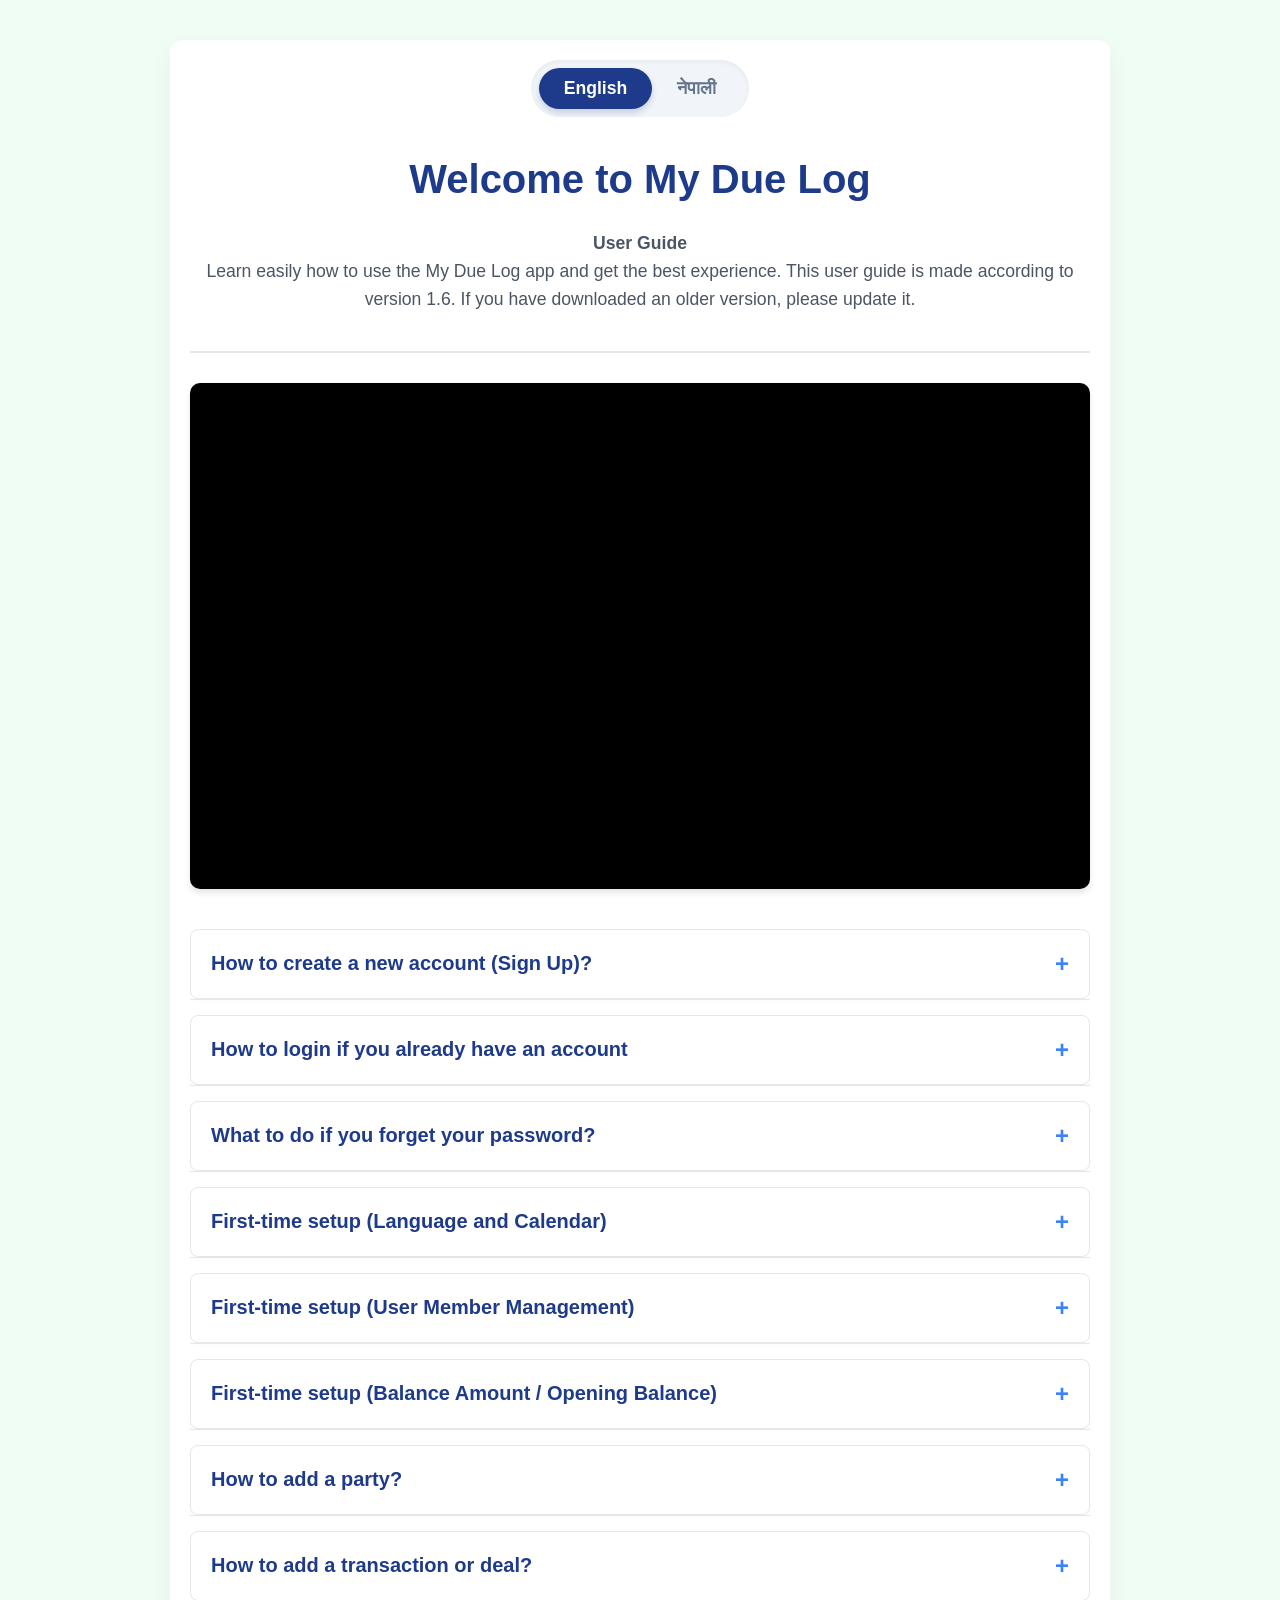
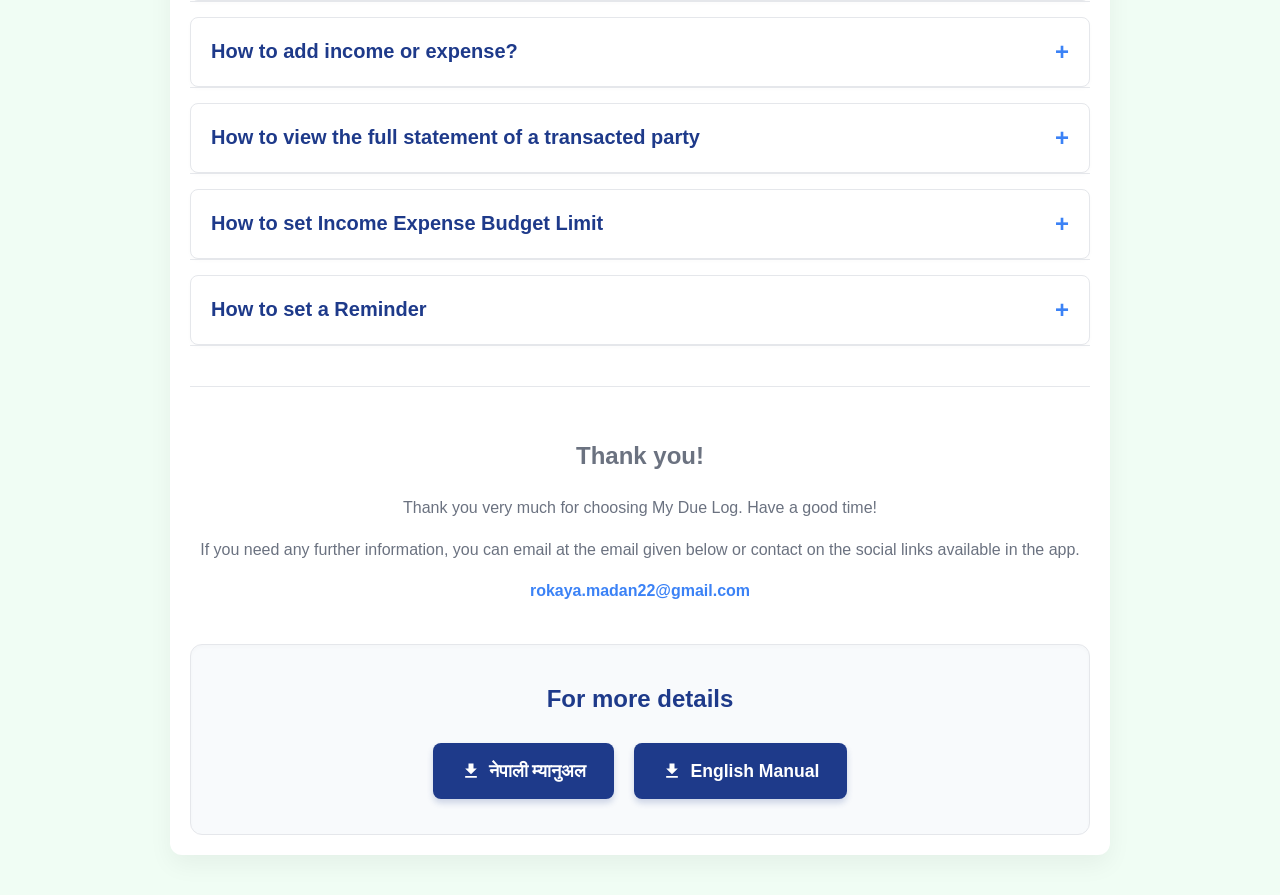
<file: manual/index.html>
<!DOCTYPE html>
<html lang="en">
<head>
    <meta charset="UTF-8">
    <meta name="viewport" content="width=device-width, initial-scale=1.0">
    <title>My Due Log - User Guide / प्रयोगकर्ता निर्देशिका</title>
    <style>
        :root {
            --primary: #1e3a8a;   
            --secondary: #3b82f6; 
            --background: #f0fdf4; 
            --text-color: #1f2937;
            --panel-bg: #ffffff;
            --border: #e5e7eb;
        }
        body {
            font-family: 'Segoe UI', Roboto, Helvetica, Arial, sans-serif;
            line-height: 1.6;
            background-color: var(--background);
            color: var(--text-color);
            margin: 0;
            padding: 0;
        }
        .container {
            max-width: 900px;
            margin: 40px auto;
            padding: 20px;
            background: #ffffff;
            box-shadow: 0 10px 25px rgba(0,0,0,0.05);
            border-radius: 12px;
        }
        
        /* Language Switcher Styles */
        .lang-switch-container {
            display: flex;
            justify-content: center;
            margin-bottom: 30px;
            background: #f1f5f9;
            padding: 8px;
            border-radius: 50px;
            width: fit-content;
            margin-left: auto;
            margin-right: auto;
            box-shadow: inset 0 2px 4px rgba(0,0,0,0.05);
        }
        .lang-btn {
            background: transparent;
            border: none;
            padding: 10px 25px;
            font-size: 1.1rem;
            font-weight: bold;
            color: #64748b;
            cursor: pointer;
            border-radius: 50px;
            transition: all 0.3s ease;
        }
        .lang-btn.active {
            background: var(--primary);
            color: white;
            box-shadow: 0 4px 6px rgba(30,58,138,0.2);
        }

        .header {
            text-align: center;
            margin-bottom: 30px;
            padding-bottom: 20px;
            border-bottom: 2px solid var(--border);
        }
        .header h1 {
            color: var(--primary);
            font-size: 2.5rem;
            margin-bottom: 10px;
        }
        .header p {
            font-size: 1.1rem;
            color: #4b5563;
        }
        .video-container {
            position: relative;
            padding-bottom: 56.25%;
            height: 0;
            overflow: hidden;
            max-width: 100%;
            background: #000;
            border-radius: 10px;
            margin-bottom: 40px;
            box-shadow: 0 4px 6px rgba(0,0,0,0.1);
        }
        .video-container iframe, .video-container video {
            position: absolute;
            top: 0;
            left: 0;
            width: 100%;
            height: 100%;
            border: none;
        }
        .accordion {
            background-color: var(--panel-bg);
            color: var(--primary);
            cursor: pointer;
            padding: 20px;
            width: 100%;
            border: 1px solid var(--border);
            border-radius: 8px;
            text-align: left;
            outline: none;
            font-size: 1.25rem;
            font-weight: 600;
            transition: 0.3s;
            margin-top: 15px;
            display: flex;
            justify-content: space-between;
            align-items: center;
            box-shadow: 0 2px 4px rgba(0,0,0,0.02);
        }
        .active-acc, .accordion:hover {
            background-color: #f8fafc;
            border-color: var(--secondary);
            color: var(--secondary);
        }
        .accordion:after {
            content: '\002B';
            font-size: 1.5rem;
            font-weight: bold;
            color: var(--secondary);
            margin-left: 10px;
            transition: 0.3s;
        }
        .active-acc:after {
            content: "\2212";
        }
        .panel {
            padding: 0 20px;
            background-color: var(--panel-bg);
            max-height: 0;
            overflow: hidden;
            transition: max-height 0.3s ease-out;
            border-left: 1px solid var(--border);
            border-right: 1px solid var(--border);
            border-bottom: 1px solid var(--border);
            border-radius: 0 0 8px 8px;
            margin-bottom: 5px;
        }
        .panel-content {
            padding: 20px 0;
        }
        .panel p {
            margin-bottom: 15px;
            font-size: 1.05rem;
        }
        .panel ul {
            list-style-type: none;
            padding: 0;
        }
        .panel li {
            margin-bottom: 12px;
            padding: 15px;
            background: #f1f5f9;
            border-left: 4px solid var(--secondary);
            border-radius: 4px;
            font-size: 1.05rem;
        }
        .manual-section {
            text-align: center;
            margin-top: 40px;
            padding: 35px 20px;
            background-color: #f8fafc;
            border-radius: 12px;
            border: 1px solid var(--border);
            box-shadow: inset 0 2px 4px rgba(0,0,0,0.02);
        }
        .manual-section h3 {
            color: var(--primary);
            margin-bottom: 25px;
            font-size: 1.5rem;
            margin-top: 0;
        }
        .manual-buttons {
            display: flex;
            justify-content: center;
            gap: 20px;
            flex-wrap: wrap;
        }
        .btn {
            display: inline-flex;
            align-items: center;
            padding: 14px 28px;
            background-color: var(--primary);
            color: #ffffff !important;
            text-decoration: none !important;
            font-size: 1.1rem;
            font-weight: bold;
            border-radius: 8px;
            transition: all 0.3s ease;
            box-shadow: 0 4px 6px rgba(30,58,138,0.2);
        }
        .btn:hover {
            background-color: var(--secondary);
            transform: translateY(-3px);
            box-shadow: 0 6px 12px rgba(59,130,246,0.3);
        }
        .btn svg {
            margin-right: 8px;
            width: 20px;
            height: 20px;
            fill: currentColor;
        }
        .footer {
            text-align: center;
            margin-top: 40px;
            padding-top: 30px;
            border-top: 1px solid var(--border);
            color: #6b7280;
        }
        .footer a {
            color: var(--secondary);
            text-decoration: none;
            font-weight: 600;
        }
    </style>
</head>
<body>
    <div class="container">
        
        <!-- Language Switcher -->
        <div class="lang-switch-container">
            <button id="btn-en" class="lang-btn active" onclick="setLanguage('en')">English</button>
            <button id="btn-ne" class="lang-btn" onclick="setLanguage('ne')">नेपाली</button>
        </div>

        <!-- ==============================================
                          NEPALI CONTENT 
             ============================================== -->
        <div id="content-ne" style="display: none;">
            <div class="header">
                <h1>My Due Log मा स्वागत छ</h1>
                <p><strong>प्रयोगकर्ता निर्देशिका</strong><br>
                My Due Log एप कसरी प्रयोग गर्ने भनेर सजिलै सिक्नुहोस् र उत्कृष्ट अनुभव प्राप्त गर्नुहोस्। यो निर्देशिका संस्करण १.६ (version 1.6) अनुसार बनाइएको हो। यदि तपाईंले पुरानो संस्करण डाउनलोड गर्नुभएको छ भने कृपया अपडेट गर्नुहोस्।</p>
            </div>


            <!-- YouTube Video Embed for Nepali -->
            <div class="video-container">
              <iframe width="560" height="315" src="https://www.youtube.com/embed/qnRjB6tPHvA?si=w1ixzlt_tI-mZ-3F&autoplay=1&mute=1" title="YouTube video player" frameborder="0" allow="accelerometer; autoplay; clipboard-write; encrypted-media; gyroscope; picture-in-picture; web-share" referrerpolicy="strict-origin-when-cross-origin" allowfullscreen></iframe>
            </div>

            <!-- Section 1 -->
            <button class="accordion">नयाँ खाता कसरी बनाउने (Sign Up)?</button>
            <div class="panel">
                <div class="panel-content">
                    <ul>
                        <li><strong>१ Sign Up:</strong> यदि तपाइँ पहिलो पटक एप खोल्दै हुनुहुन्छ भने तलको 'Sign Up' बटनमा क्लिक गर्नुहोस्।</li>
                        <li><strong>२ Fill Details:</strong> नयाँ खाता बनाउने फारम खुल्नेछ। त्यहाँ आफ्नो पूरा नाम र इमेल ठेगाना राख्नुहोस्।</li>
                        <li><strong>३ Set Password:</strong> आफूले सम्झने नयाँ पासवर्ड राख्नुहोस् र त्यही पासवर्ड पुनः टाइप गर्नुहोस्।</li>
                        <li><strong>४ Register:</strong> प्राइभेसी पोलिसीमा टिक लगाएर 'Register' बटन थिच्नुहोस्।</li>
                        <li><strong>५ Congratulations!:</strong> खाता बनिसकेपछि ड्यासबोर्ड खुल्नेछ। पछि खोल्दा यही इमेल र पासवर्ड प्रयोग गर्नुहोस्।</li>
                    </ul>
                </div>
            </div>

            <!-- Section 2 -->
            <button class="accordion">खाता भइसकेको खण्डमा लगइन कसरी गर्ने ?</button>
            <div class="panel">
                <div class="panel-content">
                    <p>यदि तपाईंले पहिले नै खाता बनाइसक्नु भएको छ भने एप खोल्न तलका चरणहरू पालना गर्नुहोस्:</p>
                    <ul>
                        <li><strong>१ Go to Login Screen:</strong> यदि तपाईं साइन अप स्क्रिनमा हुनुहुन्छ भने, त्यहाँ रहेको 'Already have an account? Login here' मा थिच्नुहोस्।</li>
                        <li><strong>२ Enter Email Address:</strong> लगइन स्क्रिनमा इमेल ठेगाना राख्ने ठाउँमा आफ्नो इमेल राख्नुहोस्।</li>
                        <li><strong>३ Enter Password:</strong> पासवर्ड राख्ने ठाउँमा खाता बनाउँदा राखेको पासवर्ड राख्नुहोस्।</li>
                        <li><strong>४ Login:</strong> इमेल र पासवर्ड सही राखेपछि तल रहेको 'Login' बटन थिच्नुहोस्। लगइन भएपछि एपको ड्यासबोर्ड खुल्नेछ।</li>
                    </ul>
                </div>
            </div>

            <!-- Section 3 -->
            <button class="accordion">पासवर्ड बिर्सिएमा के गर्ने?</button>
            <div class="panel">
                <div class="panel-content">
                    <ul>
                        <li><strong>१ Click Forgot Password:</strong> पासवर्ड बिर्सनुभयो भने लगइन स्क्रिनमा रहेको 'Forgot Password' मा क्लिक गर्नुहोस्।</li>
                        <li><strong>२ Enter Email Address:</strong> पासवर्ड रिसेट गर्ने डाइलग खुल्नेछ। त्यहाँ आफ्नो इमेल ठेगाना राख्नुहोस्।</li>
                        <li><strong>३ Click Send Button:</strong> इमेल राखिसकेपछि 'Send' बटन क्लिक गर्नुहोस्।</li>
                        <li><strong>४ Reset Password:</strong> इमेलमा पासवर्ड रिसेट गर्ने लिंक आउनेछ। त्यसमा क्लिक गरेर नयाँ पासवर्ड बनाउन सक्नुहुन्छ।</li>
                    </ul>
                </div>
            </div>

            <!-- Section 4 -->
            <button class="accordion">पहिलो पटकको सेटिङ (भाषा र क्यालेन्डर)</button>
            <div class="panel">
                <div class="panel-content">
                    <p>यदि तपाईं पहिलो पटक एप खोल्दै हुनुहुन्छ वा भाषा र क्यालेन्डर सेट गर्नुपर्नेछ भने तलका चरणहरू पालना गर्नुहोस्:</p>
                    <ul>
                        <li><strong>१ Open Menu:</strong> ड्यासबोर्डको माथि दायाँ कुनामा रहेको तीनवटा थोप्लामा क्लिक गर्नुहोस्।</li>
                        <li><strong>२ Go to Settings:</strong> त्यसपछि 'Setting' मा क्लिक गर्नुहोस्।</li>
                        <li><strong>३ Change Language:</strong> सेटिङमा 'Change Language' (भाषा परिवर्तन) मा क्लिक गर्नुहोस्।</li>
                        <li><strong>४ Choose Language:</strong> आफ्नो अनुकूल भाषा (नेपाली वा अङ्ग्रेजी) छान्नुहोस्।</li>
                    </ul>
                    <p><strong>ध्यान दिनुपर्ने कुराहरू:</strong><br>
                    अङ्ग्रेजी भाषा छान्नुभयो भने कारोबार गर्दा मिति अङ्ग्रेजी (A.D.) मा लेख्नुपर्छ।<br>
                    नेपाली भाषा छान्नुभयो भने कारोबार गर्दा मिति विक्रम संवत् (B.S.) मा लेख्नुपर्छ।</p>
                </div>
            </div>

            <!-- Section 5/6 -->
            <button class="accordion">पहिलो पटकको सेटिङ (प्रयोगकर्ता सदस्य व्यवस्थापन)</button>
            <div class="panel">
                <div class="panel-content">
                    <ul>
                        <li><strong>१ Open Menu:</strong> माथि दायाँ कुनाको तीनवटा थोप्लामा क्लिक गर्नुहोस्।</li>
                        <li><strong>२ Go to Settings:</strong> 'Setting' मा क्लिक गर्नुहोस्।</li>
                        <li><strong>३ Choose User Member Management:</strong> 'प्रयोगकर्ता सदस्य व्यवस्थापन' (User Member Management) मा क्लिक गर्नुहोस्।</li>
                        <li><strong>४ Add New Member:</strong> तल रहेको प्लस (+) बटन थिच्नुहोस्। नयाँ विन्डो खुल्नेछ।</li>
                        <li><strong>५ Enter Member Name:</strong> नयाँ सदस्यको नाम लेख्नुहोस् (जसले यो मोबाइलमा एप प्रयोग गर्दैछ)।</li>
                        <li><strong>६ Save Name:</strong> नाम लेखेर 'Save' बटन थिच्नुहोस्।</li>
                        <li><strong>७ Choose User and Start Work:</strong> मेम्बर लिस्टमा आफ्नो नाम छानेर क्लिक गर्नुहोस् र काम सुरु गर्नुहोस्।</li>
                    </ul>
                </div>
            </div>

            <!-- Section 7/8 -->
            <button class="accordion">पहिलो पटकको सेटिङ (सुरुवाती ब्यालेन्स/रकम)</button>
            <div class="panel">
                <div class="panel-content">
                    <p>आफूसँग हाल भएको रकम सेट गर्नुहोस्, जसले गर्दा हिसाब राख्न सजिलो हुन्छ:</p>
                    <ul>
                        <li><strong>१ Open Menu:</strong> ड्यासबोर्डको माथि दायाँ कुनामा रहेको तीनवटा थोप्लामा क्लिक गर्नुहोस्।</li>
                        <li><strong>२ Go to Settings:</strong> 'Setting' मा क्लिक गर्नुहोस्।</li>
                        <li><strong>३ Choose Account Management:</strong> खाता व्यवस्थापन (Add, subtract, and adjust transaction accounts) मा क्लिक गर्नुहोस्।</li>
                        <li><strong>४ Adjust Cash Amount:</strong> 'Cash' लेखिएको खातामा क्लिक गर्नुहोस्।</li>
                        <li><strong>५ Save Balance Amount:</strong> 'Opening Balance' मा हाल आफूसँग भएको नगद रकम लेखेर 'Save' गर्नुहोस्।</li>
                        <li><strong>६ Add New Bank Account:</strong> बैंक खाता थप्न चाहनुहुन्छ भने प्लस (+) बटन थिच्नुहोस्।</li>
                        <li><strong>७ Save Bank Details:</strong> बैंकको नाम र रकम राखेर 'Save' गर्नुहोस्।</li>
                    </ul>
                </div>
            </div>

            <!-- Section 9 -->
            <button class="accordion">पार्टी कसरी थप्ने?</button>
            <div class="panel">
                <div class="panel-content">
                    <ul>
                        <li><strong>१ Go to Payment Menu:</strong> तल रहेको 'भुक्तानी/लेनदेन' (Payment/Transaction) मा थिच्नुहोस्।</li>
                        <li><strong>२ Add New Party:</strong> सूचीमा पार्टी छैन भने दायाँ तल रहेको प्लस (+) बटन थिच्नुहोस्।</li>
                        <li><strong>३ Fill Details:</strong> पार्टीको नाम र फोन नम्बर भर्नुहोस्।</li>
                        <li><strong>४ Old Remaining Amount:</strong> पुरानो बाँकी लिनु पर्ने भए सिधै रकम लेख्नुहोस्, दिनु पर्ने भए माइनस (-) राखेर लेख्नुहोस्।</li>
                        <li><strong>५ Save:</strong> 'Save' बटन थिचेर पार्टी सुरक्षित गर्नुहोस्।</li>
                    </ul>
                </div>
            </div>

            <!-- Section 10/11/12 -->
            <button class="accordion">कारोबार वा लेनदेन कसरी थप्ने?</button>
            <div class="panel">
                <div class="panel-content">
                    <ul>
                        <li><strong>१ Choose Payment Menu:</strong> 'Payment/Transaction' मा क्लिक गर्नुहोस्।</li>
                        <li><strong>२ View Party List:</strong> पार्टीहरूको सूची देखिनेछ।</li>
                        <li><strong>३ Click on Party:</strong> कारोबार गर्न चाहेको पार्टीको नाममा क्लिक गर्नुहोस्।</li>
                        <li><strong>४ Choose Received or Given:</strong> रकम प्राप्त गरेको भए हरियो (Received) र दिएको भए रातो (Given) बटन थिच्नुहोस्।</li>
                        <li><strong>५ Fill Date and Amount:</strong> मिति र रकम (Payment Amount) भर्नुहोस्।</li>
                        <li><strong>६ Specify Method:</strong> माध्यम (नगद वा बैंक) छान्नुहोस्।</li>
                        <li><strong>७ कारोबारको उद्देश्य (Purpose) छान्नुहोस्:</strong> यहाँ BORROW (सापटी) स्वतः छानिएको हुन्छ। यदि उद्देश्य फरक छ भने, त्यहाँ क्लिक गर्नुहोस् र तलका मध्ये कुनै एक छान्नुहोस्:<br>
                        - <strong>BORROW:</strong> सापटी (जसको ब्याज तिर्नु पर्दैन)।<br>
                        - <strong>LOAN:</strong> ऋण (जुन ब्याजसहित फिर्ता गर्नुपर्छ)। यसमा मासिक ब्याजदर लेख्न अनिवार्य छ।<br>
                        - <strong>SELLS_CREDIT:</strong> उधारोमा सामान बेच्दा वा त्यसको पैसा प्राप्त गर्दा।<br>
                        - <strong>SELLS_PAID:</strong> नगदमा सामान बेच्दा।<br>
                        - <strong>PURCHASE_PAID:</strong> नगद तिरेर सामान किन्दा।<br>
                        - <strong>PURCHASE_CREDIT:</strong> उधारोमा सामान किन्दा वा त्यसको पैसा तिर्दा।<br>
                        - <strong>EXPENSE:</strong> खर्च (सामान किन्ने बाहेकका खर्चहरू, जस्तै: ज्याला वा तलब दिँदा)।<br>
                        - <strong>INCOME:</strong> आम्दानी (सामान बेच्ने बाहेकका आम्दानीहरू, जस्तै: ज्याला वा तलब पाउँदा)।</li>
                        <li><strong>८ Interest and Due Date:</strong> ऋण (LOAN) भए ब्याजदर र भाका मिति अनिवार्य राख्नुहोस्।</li>
                        <li><strong>९ Save:</strong> माथि रहेको 'Save' बटन थिचेर कारोबार सुरक्षित गर्नुहोस्।</li>
                    </ul>
                </div>
            </div>

            <!-- Section 13/14 -->
            <button class="accordion">आम्दानी वा खर्च कसरी थप्ने?</button>
            <div class="panel">
                <div class="panel-content">
                    <ul>
                        <li><strong>१ Choose Income/Expense Menu:</strong> 'आम्दानी/खर्च' (Income/Expense) मा क्लिक गर्नुहोस्।</li>
                        <li><strong>२ Choose Income or Expense:</strong> आम्दानी थप्न हरियो (Add Income) र खर्च थप्न रातो (Add Expense) बटन थिच्नुहोस्।</li>
                        <li><strong>३ Enter Date:</strong> मिति लेख्नुहोस्।</li>
                        <li><strong>४ Choose Category:</strong> कुन वर्ग (Category) को आम्दानी वा खर्च हो छान्नुहोस्।</li>
                        <li><strong>५ Add Amount and Remarks:</strong> रकम र विवरण लेख्नुहोस्।</li>
                        <li><strong>६ Choose Method:</strong> रकम कहाँबाट आयो वा गयो (नगद/बैंक) छान्नुहोस्।</li>
                        <li><strong>७ Save:</strong> 'Save' बटन थिच्नुहोस्।</li>
                    </ul>
                </div>
            </div>

            <!-- Section 15 -->
            <button class="accordion">कारोबार गरेको पार्टीको पूरा स्टेटमेन्ट कसरी हेर्ने?</button>
            <div class="panel">
                <div class="panel-content">
                    <ul>
                        <li><strong>१ Open Menu:</strong> तीनवटा थोप्लामा क्लिक गर्नुहोस्।</li>
                        <li><strong>२ Go to Reports:</strong> 'रिपोर्टहरू' (Reports) मा क्लिक गर्नुहोस्।</li>
                        <li><strong>३ Choose Party Statement:</strong> 'पार्टी स्टेटमेन्ट' छान्नुहोस्।</li>
                        <li><strong>४ Choose Party:</strong> 'पार्टी छान्नुहोस्' मा क्लिक गरेर पार्टी छान्नुहोस्।</li>
                        <li><strong>५ View and Share:</strong> विवरण हेर्नुहोस् र 'Share Statement' थिचेर अरूलाई पठाउनुहोस्।</li>
                    </ul>
                </div>
            </div>

            <!-- Section 16 -->
            <button class="accordion">आम्दानी/खर्च बजेट लिमिट कसरी सेट गर्ने?</button>
            <div class="panel">
                <div class="panel-content">
                    <ul>
                        <li><strong>१ Open Menu:</strong> तीनवटा थोप्लामा क्लिक गर्नुहोस्।</li>
                        <li><strong>२ Go to Setting:</strong> 'सेटिङ' (Setting) मा क्लिक गर्नुहोस्।</li>
                        <li><strong>३ Choose Manage Budget:</strong> 'बजेट मिलाउनुहोस' मा क्लिक गर्नुहोस्।</li>
                        <li><strong>४ Add Category:</strong> नयाँ वर्ग थप्न प्लस (+) थिच्नुहोस्।</li>
                        <li><strong>५ Set Budget:</strong> मासिक र वार्षिक बजेट राखेर 'Save' गर्नुहोस्।</li>
                    </ul>
                </div>
            </div>

            <!-- Section 17 -->
            <button class="accordion">रिमाइन्डर कसरी सेट गर्ने?</button>
            <div class="panel">
                <div class="panel-content">
                    <ul>
                        <li><strong>१ Open Menu:</strong> तीनवटा थोप्लामा क्लिक गर्नुहोस्।</li>
                        <li><strong>२ Choose Reminder and Note:</strong> 'रिमाइन्डर र नोटहरू' मा क्लिक गर्नुहोस्।</li>
                        <li><strong>३ Choose Calendar Type:</strong> क्यालेन्डरको प्रकार (AD वा BS) छान्नुहोस्।</li>
                        <li><strong>४ Write Title and Message:</strong> रिमाइन्डरको शीर्षक र सन्देश लेख्नुहोस्।</li>
                        <li><strong>५ Choose Date and Time:</strong> मिति र समय छान्नुहोस्।</li>
                        <li><strong>६ Save Details:</strong> 'Save' बटन थिचेर सुरक्षित गर्नुहोस्। तोकिएको समयमा नोटिफिकेसन आउनेछ।</li>
                    </ul>
                </div>
            </div>
            
            <div class="footer">
                <h2>धन्यवाद!</h2>
                <p>My Due Log रोज्नुभएकोमा धेरै धेरै धन्यवाद। यहाँको समय शुभ रहोस्!</p>
                <p>थप जानकारीको लागि तल दिइएको इमेलमा सम्पर्क गर्न सक्नुहुन्छ:</p>
                <p><a href="mailto:rokaya.madan22@gmail.com">rokaya.madan22@gmail.com</a></p>
            </div>
        </div>


        <!-- ==============================================
                          ENGLISH CONTENT 
             ============================================== -->
        <div id="content-en">
            <div class="header">
                <h1>Welcome to My Due Log</h1>
                <p><strong>User Guide</strong><br>
                Learn easily how to use the My Due Log app and get the best experience. This user guide is made according to version 1.6. If you have downloaded an older version, please update it.</p>
            </div>

             <!-- YouTube Video Embed for Nepali -->
            <div class="video-container">
              <iframe width="560" height="315" src="https://www.youtube.com/embed/2-Jeq-F77mw?si=bMYHFUbwb0F1qsCy&autoplay=1&mute=1" title="YouTube video player" frameborder="0" allow="accelerometer; autoplay; clipboard-write; encrypted-media; gyroscope; picture-in-picture; web-share" referrerpolicy="strict-origin-when-cross-origin" allowfullscreen></iframe>
            </div>

            <!-- Section 1 -->
            <button class="accordion">How to create a new account (Sign Up)?</button>
            <div class="panel">
                <div class="panel-content">
                    <ul>
                        <li><strong>1 Sign Up:</strong> If you are opening the app for the first time, click the 'Sign Up' button below.</li>
                        <li><strong>2 Fill Details:</strong> A form to create a new account will open. Enter your full name and email address there.</li>
                        <li><strong>3 Set Password:</strong> Set a new password that you can remember and type the same password again.</li>
                        <li><strong>4 Register:</strong> Tick the privacy policy and press the 'Register' button.</li>
                        <li><strong>5 Congratulations!:</strong> After the account is created, the dashboard will open. Use this same email and password when opening it later.</li>
                    </ul>
                </div>
            </div>

            <!-- Section 2 -->
            <button class="accordion">How to login if you already have an account</button>
            <div class="panel">
                <div class="panel-content">
                    <p>If you have already created an account, follow the steps below to open the app:</p>
                    <ul>
                        <li><strong>1 Go to Login Screen:</strong> If you are on the sign up screen, press 'Already have an account? Login here' located on the screen. Then your Login Screen will appear.</li>
                        <li><strong>2 Enter Email Address:</strong> Enter your email address in the space provided for email address on the login screen.</li>
                        <li><strong>3 Enter Password:</strong> In the space provided for password, enter the password you set when creating the account.</li>
                        <li><strong>4 Login:</strong> After correctly entering the email and password, press the 'Login' button at the bottom. After pressing the login button, the app's dashboard will open successfully.</li>
                    </ul>
                </div>
            </div>

            <!-- Section 3 -->
            <button class="accordion">What to do if you forget your password?</button>
            <div class="panel">
                <div class="panel-content">
                    <ul>
                        <li><strong>1 Click Forgot Password:</strong> If you have forgotten your account password, click the 'Forgot Password' button on the login screen.</li>
                        <li><strong>2 Enter Email Address:</strong> After clicking the forgot password button, a dialog to reset the password will open. Enter your email address there.</li>
                        <li><strong>3 Click Send Button:</strong> After entering the email address, click the 'Send' button located there.</li>
                        <li><strong>4 Reset Password:</strong> After pressing the send button, a link to reset your password will come to your email. By opening your email and clicking on that link, you can create (reset) your new password. Now cancel this dialog.</li>
                    </ul>
                </div>
            </div>

            <!-- Section 4 -->
            <button class="accordion">First-time setup (Language and Calendar)</button>
            <div class="panel">
                <div class="panel-content">
                    <p>If you are opening the app for the first time or if you need to set up your preferred language and calendar, follow the steps below:</p>
                    <ul>
                        <li><strong>1 Open Menu:</strong> Click on the three dots at the top right of the dashboard.</li>
                        <li><strong>2 Go to Settings:</strong> Then click on 'Setting'.</li>
                        <li><strong>3 Change Language:</strong> On the screen that appears after clicking on setting, click on 'Change Language'.</li>
                        <li><strong>4 Choose Language:</strong> After clicking there, a dialog will appear, choose your preferred language (Nepali or English) in it. Now your app will display the language and date according to the language you have chosen.</li>
                    </ul>
                    <p><strong>Points to Note (Rules Regarding Dates):</strong><br>
                    If you choose the English language, the date must be written in English or A.D. when doing transactions.<br>
                    If you choose the Nepali language, the date must be written in Bikram Sambat (B.S.) or Nepali when doing transactions.</p>
                </div>
            </div>

            <!-- Section 5/6 -->
            <button class="accordion">First-time setup (User Member Management)</button>
            <div class="panel">
                <div class="panel-content">
                    <p>If you are opening the app for the first time or if you need to set up a new member, follow the steps below:</p>
                    <ul>
                        <li><strong>1 Open Menu:</strong> Click on the three dots at the top right of the dashboard. After clicking there, a dialog will open.</li>
                        <li><strong>2 Go to Settings:</strong> Click where it says 'Setting' there. After clicking on setting, the setting screen will open.</li>
                        <li><strong>3 Choose User Member Management:</strong> Click on 'User Member Management' on the setting screen.<br>
                        Information: This feature is intended for managing separately the data kept by different individuals and managing separately who has made how much income/expense when many people (e.g., husband and wife or other family members) use the app using the same user ID and password.</li>
                        <li><strong>4 Add New Member:</strong> Press the plus (+) button at the very bottom of the new screen that opens after clicking on member management. After pressing the plus button, a new window will appear.</li>
                        <li><strong>5 Enter Member Name:</strong> There, in the place to write the name (Enter Member Name), write the name of the person who is using the app on this mobile.</li>
                        <li><strong>6 Save Name:</strong> After writing the user's name, press the 'Save' button. After pressing the save button, that name will appear in the member list.</li>
                        <li><strong>7 Choose User and Start Work:</strong> Now click on your name seen in the member list. After clicking on this, whatever data you keep from this mobile now, will be saved safely as being kept by that same user (you).</li>
                    </ul>
                </div>
            </div>

            <!-- Section 7/8 -->
            <button class="accordion">First-time setup (Balance Amount / Opening Balance)</button>
            <div class="panel">
                <div class="panel-content">
                    <p>If you are opening the app for the first time or if you need to set it up, set up the balance (total) amount you currently have. Doing this will make it easy to keep an account of how much money you currently have and how much money you have to pay. For this, follow the steps below:</p>
                    <ul>
                        <li><strong>1 Open Menu:</strong> To set up the balance amount you have, click on the three dots at the top right of the dashboard.</li>
                        <li><strong>2 Go to Settings:</strong> Click where it says 'Setting' there. After clicking on setting, the setting screen will open.</li>
                        <li><strong>3 Choose Account Management:</strong> After clicking on setting, click where it says 'Click here to add, subtract, and adjust transaction accounts'.</li>
                        <li><strong>4 Adjust Cash Amount:</strong> There will initially be an account named 'Cash'. Click on it. After clicking on it, a dialog will appear.</li>
                        <li><strong>5 Save Balance Amount:</strong> In the dialog, in the place that says 'Opening Balance', write the total cash balance amount you currently have and press the 'Save' button.</li>
                        <li><strong>6 Add New Bank Account (If necessary):</strong> If you also want to keep the money from your bank account in the app, press the plus (+) button at the bottom right of that same screen. After pressing the plus button, an 'Add New Account' dialog will appear.</li>
                        <li><strong>7 Save by entering Bank Account Details:</strong> Here, in the place that says 'Account Name', write your bank's name, and in the place that says 'Opening Balance', write the total amount in that account. Now, to add this account, press the 'Save' button.</li>
                    </ul>
                </div>
            </div>

            <!-- Section 9 -->
            <button class="accordion">How to add a party?</button>
            <div class="panel">
                <div class="panel-content">
                    <ul>
                        <li><strong>1 Go to Payment Menu:</strong> To add a transaction, you must first add a party. Press on 'Payment/Transaction' at the bottom of the screen.</li>
                        <li><strong>2 Add New Party:</strong> If the party is not in the list, press the plus (+) button at the bottom right.</li>
                        <li><strong>3 Fill Details:</strong> In the form, you must fill out the party's name (Name Cast) and phone number. You can also add an email and relationship.</li>
                        <li><strong>4 Old Remaining Amount:</strong> If there is an amount to be received, write it directly. If it is to be given, put a minus (-) before the amount.</li>
                        <li><strong>5 Save:</strong> Press save to add the party.</li>
                    </ul>
                </div>
            </div>

            <!-- Section 10/11/12 -->
            <button class="accordion">How to add a transaction or deal?</button>
            <div class="panel">
                <div class="panel-content">
                    <ul>
                        <li><strong>1 Choose Payment Menu:</strong> To keep a record of a transaction done with any party, click on 'Payment/Transaction' located in the bottom navigation bar.</li>
                        <li><strong>2 View Party List:</strong> Here you will see the list of parties you added earlier. (To add a new one, press the '+' button on the right).</li>
                        <li><strong>3 Click on Party:</strong> Click on the name of the party in the list to record a transaction with the party.</li>
                        <li><strong>4 Choose Received or Given:</strong> The screen of the previous transaction with the party will open. Now, if you received the amount, click the 'Received' (green) button, and if you gave it, click the 'Given' (red) button.</li>
                        <li><strong>5 Fill Date and Amount:</strong> After the form opens, write the transaction date and write the amount in 'Payment Amount'. If necessary, add details in 'Remarks'.</li>
                        <li><strong>6 Specify Details and Transaction Method:</strong> Select the transaction method (Here Cash is automatically selected, but if you have linked a bank account, you can choose that too).</li>
                        <li><strong>7 Choose Payment/Transaction Purpose:</strong> Here BORROW is automatically selected. If the purpose is different, click there and choose one of the following:<br>
                        BORROW: Borrowing (whose interest does not have to be returned).<br>
                        LOAN: Loan (which must be returned with interest). The monthly interest rate is mandatory to write here.<br>
                        SELLS_CREDIT: When selling goods on credit or receiving its money.<br>
                        SELLS_PAID: When selling goods in cash.<br>
                        PURCHASE_PAID: When buying goods by paying money.<br>
                        PURCHASE_CREDIT: When buying goods on credit or paying for it.<br>
                        EXPENSE: Expense (other than buying goods, like: when giving wages or salary).<br>
                        INCOME: Income (other than selling goods, like: when getting wages or salary).</li>
                        <li><strong>8 Interest and Due Date:</strong> If LOAN is chosen, the monthly interest rate is mandatory to write. If there is a due date to pay, you can put it in 'Repayment Details'.</li>
                        <li><strong>9 Save:</strong> After filling out all the necessary details, press the 'Save' button at the top. After that, your transaction will be saved in the relevant party, and you will return to the screen showing the list of transactions.</li>
                    </ul>
                </div>
            </div>

            <!-- Section 13/14 -->
            <button class="accordion">How to add income or expense?</button>
            <div class="panel">
                <div class="panel-content">
                    <ul>
                        <li><strong>1 Choose Income/Expense Menu:</strong> To keep a record of income or expenses, click on 'Income/Expense' located in the bottom navigation bar.</li>
                        <li><strong>2 Choose Income or Expense:</strong> The screen showing the list of income or expenses will open. Now, if it's income, click the 'Add Income' (green) button, and if it's an expense, click the 'Add Expense' (red) button. After clicking the button, the screen to add income or expense will appear.</li>
                        <li><strong>3 Enter Date:</strong> Here, where it says date, if the language is Nepali, write the date in Nepali, and if the language is English, write the date in English.</li>
                        <li><strong>4 Choose Category:</strong> Choose the correct category in which the income or expense was made. To select a category, click on 'Choose' and select a category from the dialog that appears there.</li>
                        <li><strong>5 Add Amount and Remarks:</strong> Where it says amount, write the amount of the income or expense. If there are any additional details, write them in Remarks.</li>
                        <li><strong>6 Choose Method:</strong> Select the medium or account in which the amount was added or reduced.</li>
                        <li><strong>7 Save:</strong> After filling out all the details, press the 'Save' button at the top.</li>
                    </ul>
                </div>
            </div>

            <!-- Section 15 -->
            <button class="accordion">How to view the full statement of a transacted party</button>
            <div class="panel">
                <div class="panel-content">
                    <ul>
                        <li><strong>1 Open Menu:</strong> To view the full statement of the party with whom a transaction or deal was made, click on the three dots at the top right of the screen.</li>
                        <li><strong>2 Go to Reports:</strong> After clicking on the three dots, click on 'Reports' from the menu that appears there.</li>
                        <li><strong>3 Choose Party Statement:</strong> After clicking on Reports, click on 'Party Statement'. After clicking here, you will see a statement of one party.</li>
                        <li><strong>4 Choose Party:</strong> Click on 'Choose Party' located at the top right. After clicking here, a dialog to choose the party will appear.</li>
                        <li><strong>5 View and Share Statement:</strong> Click on the name of the relevant party from the dialog to choose a party. After that, the statement of that party will appear. Now, to share this statement, press on Share Statement.</li>
                    </ul>
                </div>
            </div>

            <!-- Section 16 -->
            <button class="accordion">How to set Income Expense Budget Limit</button>
            <div class="panel">
                <div class="panel-content">
                    <ul>
                        <li><strong>1 Open Menu:</strong> To adjust or set the budget for monthly or annual income or expenses, click on the three dots at the top right of the screen.</li>
                        <li><strong>2 Go to Setting:</strong> After clicking on the three dots, click on 'Setting' from the menu that appears there.</li>
                        <li><strong>3 Choose Manage Budget:</strong> After clicking Setting, click on 'Manage Budget'. After clicking on this, the list of your income or expense categories will appear.</li>
                        <li><strong>4 Add New Category (If necessary):</strong> If you do not find the category you want, you can add a new category by pressing the plus (+) button at the bottom right.</li>
                        <li><strong>5 Set Budget:</strong> Click on the category you want to set. Where it says 'Monthly' and 'Annual Budget', write the budget amount you want to set and save.</li>
                    </ul>
                </div>
            </div>

            <!-- Section 17 -->
            <button class="accordion">How to set a Reminder</button>
            <div class="panel">
                <div class="panel-content">
                    <p>If it is necessary to receive or give an amount on time, or to remind about any other information, you can set up a reminder. (Note: To use this feature, you have to give Notification Permission to the app on the mobile.)</p>
                    <ul>
                        <li><strong>1 Open Menu:</strong> Click on the three dots at the top right of the dashboard.</li>
                        <li><strong>2 Choose Reminder and Note:</strong> After clicking on the three dots, click on 'Reminder and Note' that appears there. After clicking on this, a dialog to set the reminder will open.</li>
                        <li><strong>3 Choose Calendar Type:</strong> After the dialog opens, choose the calendar type (AD or BS). Reminders can be set according to the calendar type you have chosen.</li>
                        <li><strong>4 Write Title and Message:</strong> Where it says 'Reminder Title', write the main heading (Title) that will be seen when the notification comes. Likewise, in 'Message', write what the notification is for (like: money collection day), write that message.</li>
                        <li><strong>5 Choose Date and Time:</strong> Choose the date to show the notification from the calendar and then choose the exact time to show the notification.</li>
                        <li><strong>6 Save Details:</strong> After setting all the details, press the 'Save' button. Now, at the date and time you set, a notification with the title and message will automatically appear on your mobile.</li>
                    </ul>
                </div>
            </div>
            
            <div class="footer">
                <h2>Thank you!</h2>
                <p>Thank you very much for choosing My Due Log. Have a good time!</p>
                <p>If you need any further information, you can email at the email given below or contact on the social links available in the app.</p>
                <p><a href="mailto:rokaya.madan22@gmail.com">rokaya.madan22@gmail.com</a></p>
            </div>
        </div>

        
        <!-- थप डिटेल (More Details) Section -->
        <div class="manual-section">
            <h3 id="manual-title">For more details</h3>
            <div class="manual-buttons">
                <!-- PDF हरूको लिंक यहाँ राख्नुहोस् -->
                <a href="pdf/manual_nepali.pdf" target="_blank" class="btn">
                    <svg viewBox="0 0 24 24"><path d="M19 9h-4V3H9v6H5l7 7 7-7zM5 18v2h14v-2H5z"/></svg>
                    नेपाली म्यानुअल
                </a>
                <a href="pdf/manual_eng.pdf" target="_blank" class="btn">
                    <svg viewBox="0 0 24 24"><path d="M19 9h-4V3H9v6H5l7 7 7-7zM5 18v2h14v-2H5z"/></svg>
                    English Manual
                </a>
            </div>
        </div>
        
    </div>

    <script>
        // Language Toggle Function
        function setLanguage(lang) {
            var btnNe = document.getElementById('btn-ne');
            var btnEn = document.getElementById('btn-en');
            var contentNe = document.getElementById('content-ne');
            var contentEn = document.getElementById('content-en');
            var manualTitle = document.getElementById('manual-title');

            if (lang === 'en') {
                contentEn.style.display = 'block';
                contentNe.style.display = 'none';
                btnEn.classList.add('active');
                btnNe.classList.remove('active');
                manualTitle.innerText = 'For more details';
            } else {
                contentNe.style.display = 'block';
                contentEn.style.display = 'none';
                btnNe.classList.add('active');
                btnEn.classList.remove('active');
                manualTitle.innerText = 'थप डिटेल हेर्न';
            }
        }

        // Accordion Logic
        var acc = document.getElementsByClassName("accordion");
        for (var i = 0; i < acc.length; i++) {
            acc[i].addEventListener("click", function() {
                this.classList.toggle("active-acc");
                var panel = this.nextElementSibling;
                if (panel.style.maxHeight) {
                    panel.style.maxHeight = null;
                } else {
                    panel.style.maxHeight = panel.scrollHeight + "px";
                }
            });
        }
    </script>
</body>
</html>
</file>
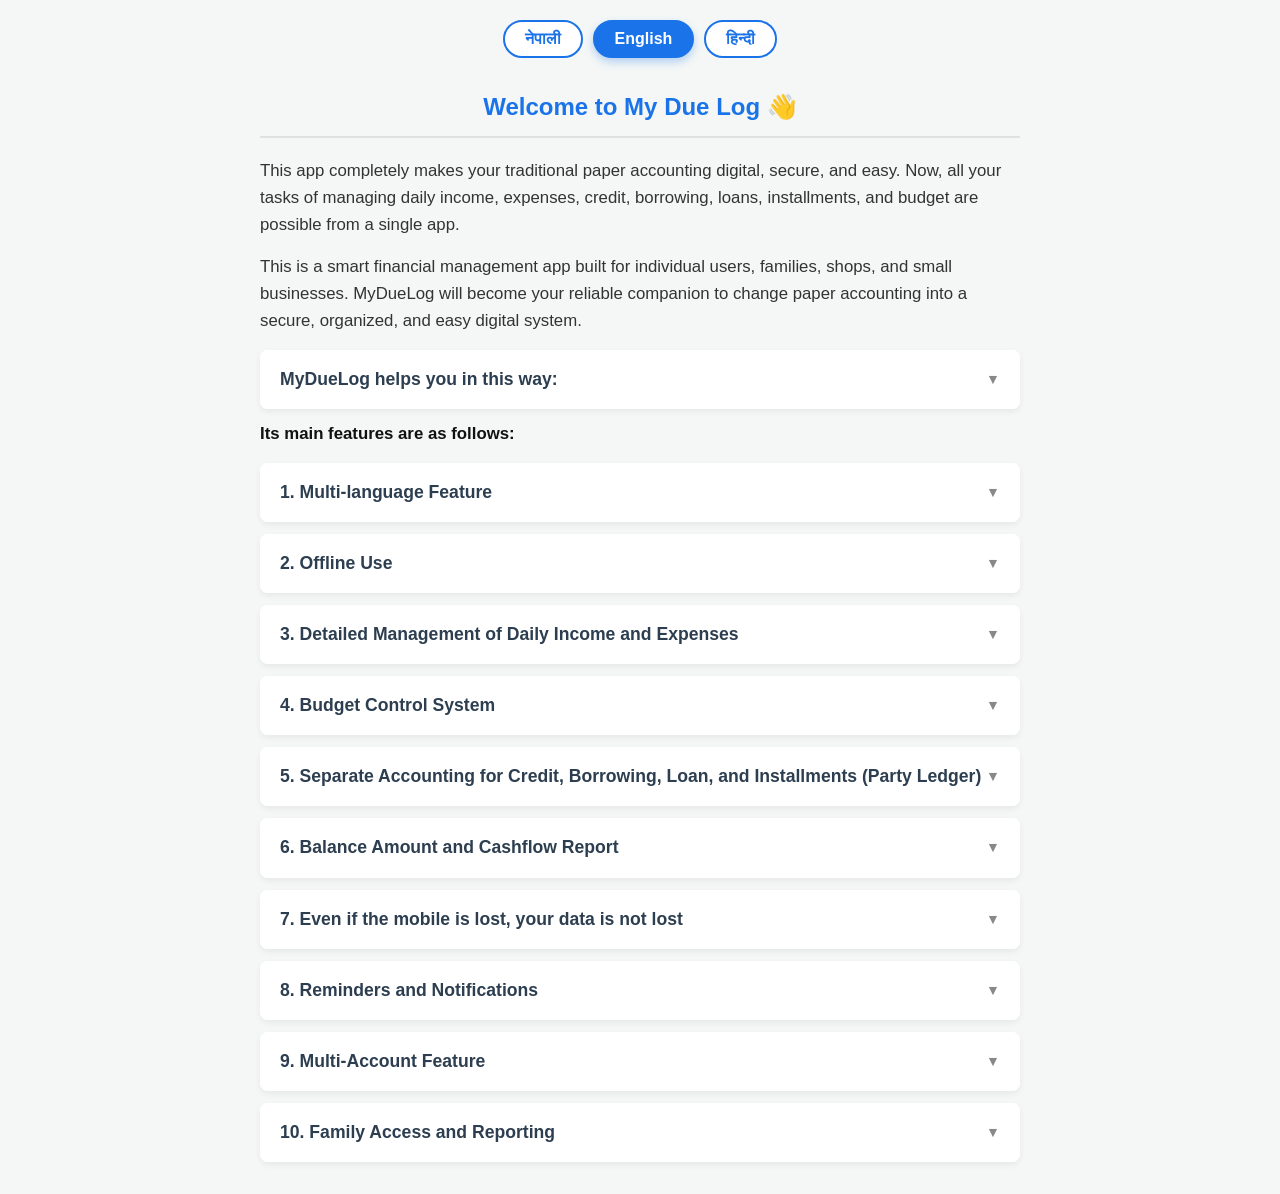
<file: feature_en.html>
<!DOCTYPE html>
<html lang="ne">
<head>
    <meta charset="UTF-8">
    <meta name="viewport" content="width=device-width, initial-scale=1.0">
    <title>My Due Log</title>
    <style>
        /* सबै डिभाइसको लागि रेस्पोन्सिभ सेटिङ */
        * {
            box-sizing: border-box;
            margin: 0;
            padding: 0;
        }
        body {
            font-family: 'Segoe UI', Roboto, Helvetica, Arial, sans-serif;
            line-height: 1.6;
            color: #333;
            max-width: 800px;
            margin: auto;
            padding: 20px;
            background-color: #f4f7f6; /* हल्का र शान्त ब्याकग्राउन्ड */
        }
        h2 {
            color: #1a73e8; /* आकर्षक नीलो रङ */
            text-align: center;
            margin-bottom: 20px;
            padding-bottom: 10px;
            border-bottom: 2px solid #e0e0e0;
        }
        p {
            margin-bottom: 15px;
            font-size: 1.05em;
        }
        details {
            background: #ffffff;
            border: none;
            border-radius: 8px;
            margin-bottom: 12px;
            box-shadow: 0 3px 6px rgba(0,0,0,0.06); /* आधुनिक छायाँ (Shadow) */
            overflow: hidden;
            transition: box-shadow 0.3s ease;
        }
        details:hover {
            box-shadow: 0 5px 12px rgba(0,0,0,0.12); /* माउस लैजाँदा छायाँ बढ्ने */
        }
        summary {
            font-weight: bold;
            font-size: 1.1em;
            cursor: pointer;
            padding: 15px 20px;
            background-color: #ffffff;
            color: #2c3e50;
            list-style: none; /* पुरानो एरो (Arrow) हटाउन */
            position: relative;
            display: block;
            border-bottom: 1px solid transparent;
            transition: background-color 0.3s ease, color 0.3s ease;
        }
        summary::-webkit-details-marker {
            display: none; /* Safari को लागि पुरानो एरो हटाउन */
        }
        /* नयाँ एरो डिजाइन (दायाँतिर) */
        summary::after {
            content: '▼';
            position: absolute;
            right: 20px;
            top: 50%;
            transform: translateY(-50%);
            font-size: 0.8em;
            color: #888;
            transition: transform 0.3s ease;
        }
        details[open] summary {
            background-color: #f8faff; /* खुल्दाको ब्याकग्राउन्ड */
            color: #1a73e8;
            border-bottom: 1px solid #eeeeee;
        }
        details[open] summary::after {
            transform: translateY(-50%) rotate(180deg); /* खुल्दा एरो घुम्ने */
            color: #1a73e8;
        }
        .content {
            padding: 20px;
            background-color: #fafbfc;
            border-bottom-left-radius: 8px;
            border-bottom-right-radius: 8px;
        }
        ul {
            margin-top: 10px;
            margin-bottom: 10px;
            padding-left: 25px;
        }
        li {
            margin-bottom: 8px;
        }
        strong {
            color: #111;
        }
        
        /* मोबाइल डिभाइसको लागि रेस्पोन्सिभ डिजाइन */
        @media (max-width: 600px) {
            body {
                padding: 15px;
            }
            h2 {
                font-size: 1.5em;
            }
            summary {
                font-size: 1.05em;
                padding: 12px 15px;
            }
            summary::after {
                right: 15px;
            }
            .content {
                padding: 15px;
            }
        }

        /* भाषा परिवर्तन गर्ने बटनको डिजाइन */
        .lang-switch-container {
            text-align: center;
            margin-bottom: 30px;
            display: flex;
            justify-content: center;
            gap: 10px;
            flex-wrap: wrap;
        }
        .lang-btn {
            background-color: #fff;
            border: 2px solid #1a73e8;
            color: #1a73e8;
            padding: 8px 20px;
            border-radius: 25px;
            font-weight: bold;
            cursor: pointer;
            transition: all 0.3s ease;
            font-size: 1em;
            outline: none;
        }
        .lang-btn:hover {
            background-color: #f0f4fc;
        }
        .lang-btn.active {
            background-color: #1a73e8;
            color: #fff;
            box-shadow: 0 4px 8px rgba(26, 115, 232, 0.3);
        }
        .lang-content {
            display: none;
        }
        .lang-content.active {
            display: block;
            animation: fadeIn 0.4s ease-in-out;
        }
        @keyframes fadeIn {
            from { opacity: 0; transform: translateY(5px); }
            to { opacity: 1; transform: translateY(0); }
        }
    </style>
</head>
<body>

    <!-- भाषा छान्ने बटनहरू -->
    <div class="lang-switch-container">
        <button class="lang-btn" onclick="switchLanguage('ne', this)">नेपाली</button>
        <button class="lang-btn active" onclick="switchLanguage('en', this)">English</button>
        <button class="lang-btn" onclick="switchLanguage('hi', this)">हिन्दी</button>
    </div>

    <!-- नेपाली भाषाको खण्ड -->
    <div id="lang-ne" class="lang-content">
        <h2>My Due Log मा स्वागत छ 👋</h2>
        <p>यो एपले तपाईंको परम्परागत कागजी हिसाब-किताबलाई पूर्ण रूपमा डिजिटल, सुरक्षित र सजिलो बनाउँछ। अब तपाईंको दैनिक आम्दानी, खर्च, उधारो, सापटी, ऋण, किस्ता र बजेट व्यवस्थापनका सम्पूर्ण कामहरू एउटै एपबाट सम्भव छ।</p>
        <p>यो एपले व्यक्तिगत प्रयोगकर्ता, परिवार, पसल तथा साना व्यवसायका लागि बनाइएको स्मार्ट वित्तीय व्यवस्थापन एप हो। कागजी हिसाबलाई सुरक्षित, व्यवस्थित र सजिलो डिजिटल प्रणालीमा परिवर्तन गर्न MyDueLog तपाईंको भरपर्दो साथी बन्नेछ।</p>
    
        <details>
            <summary>MyDueLog ले तपाईंलाई यसरी मद्दत गर्छ:</summary>
            <div class="content">
                <ul>
                    <li>💰 आम्दानी र खर्च व्यवस्थित राख्न।</li>
                    <li>👥 ग्राहक, सप्लायर र साथीको छुट्टै हिसाब राख्न।</li>
                    <li>📊 रिपोर्ट र चार्टबाट आफ्नो आर्थिक अवस्था बुझ्न।</li>
                    <li>🎯 बजेट बनाएर खर्च नियन्त्रण गर्न।</li>
                    <li>🔔 बाँकी रकमको सम्झना (Reminder) पाउन।</li>
                    <li>☁️ Cloud मा डेटा सुरक्षित Backup र Sync गर्न।</li>
                    <li>🇳🇵 नेपाली (BS) र अंग्रेजी (AD) दुवै मितिमा हिसाब राख्न।</li>
                </ul>
            </div>
        </details>
    
        <p><strong>यसका मुख्य फिचरहरु यसप्रकार छन्:</strong></p>
    
        <details>
            <summary>१. बहु-भाषिक सुविधा</summary>
            <div class="content">
                आफ्नो भाषा अनुसार प्रयोग गर्न सकिन्छ।
            </div>
        </details>
    
        <details>
            <summary>२. अफलाइन प्रयोग</summary>
            <div class="content">
                इन्टरनेट नहुँदा (अफलाइन) पनि सजिलै चलाउन सकिन्छ र नेट भएको बेला सिङ्क गर्न सकिन्छ।
            </div>
        </details>
    
        <details>
            <summary>३. दैनिक आम्दानी र खर्चको विस्तृत व्यवस्थापन</summary>
            <div class="content">
                <p>MyDueLog मा आफ्नो दैनिक आम्दानी, खर्च, बचत र अन्य आर्थिक कारोबारहरू सजिलै रेकर्ड गर्न सकिन्छ। यसले कागजी हिसाब-किताबको झन्झटलाई डिजिटल रूपमा परिवर्तन गर्छ।</p>
                <ul>
                    <li><strong>सजिलो खोजी:</strong> कुनै पनि दिन, महिना वा वर्षको हिसाब पछि आवश्यक पर्दा पुराना कारोबार मिति, नाम वा रकम अनुसार सजिलै हेर्न र खोज्न सकिन्छ।</li>
                    <li><strong>स्मार्ट रेकर्ड (बिल/भौचर):</strong> प्रत्येक कारोबारसँग बिल, रसिद वा भौचरको फोटो जोडेर सुरक्षित राख्न सकिन्छ। पछि आवश्यक पर्दा ती फोटो बढाएर हेर्न (Zoom) वा WhatsApp, Email आदिमा Share गर्न सकिन्छ। महत्त्वपूर्ण बिल हराउने चिन्ता कम हुन्छ।</li>
                    <li><strong>फिल्टर सुविधा:</strong> फोटोहरूलाई स्रोत (Payment/Transaction), Party र प्रकार (IN/OUT) अनुसार फिल्टर गर्न सकिन्छ।</li>
                    <li><strong>सम्पूर्ण रिपोर्ट र चार्ट:</strong> कुल आम्दानी, खर्च र बचतको सम्पूर्ण विवरण एकै ठाउँमा हेर्न सकिन्छ। विभिन्न चार्ट र ग्राफमार्फत समग्र आर्थिक चित्र प्रस्तुत हुन्छ। कुन ठाउँमा, कुन समयमा, परिवारको कुन सदस्यले र कुन Category मा धेरै खर्च भयो भन्ने विश्लेषण सजिलै प्राप्त गर्न सकिन्छ। र उक्त रिपोट WhatsApp, Email आदिमा Share गर्न सकिन्छ।</li>
                    <li><strong>गल्ती सच्याउने सुविधा:</strong> कुनै कारोबारमा गल्ती भएमा सजिलै सम्पादन गर्न (Edit) र आवश्यक नभएका कारोबार हटाउन (Delete) सकिन्छ।</li>
                </ul>
                <p>तपाईंले आम्दानी र खर्चसँग सम्बन्धित यी सम्पूर्ण जिज्ञासाहरूको उत्तर एपमै पाउनुहुनेछ:</p>
                <ul>
                    <li>आजसम्म कति आम्दानी भयो?</li>
                    <li>आज कति खर्च भयो?</li>
                    <li>यो महिना कति आम्दानी भयो?</li>
                    <li>यो महिना कति खर्च भयो?</li>
                    <li>यो वर्ष कति आम्दानी भयो?</li>
                    <li>यो वर्ष कति खर्च भयो?</li>
                    <li>अहिलेसम्म कुल आम्दानी कति छ?</li>
                    <li>अहिलेसम्म कुल खर्च कति छ?</li>
                    <li>अहिले कति बचत बाँकी छ?</li>
                    <li>बचत आम्दानीको कति प्रतिशत हो?</li>
                    <li>कुन दिन सबैभन्दा धेरै आम्दानी भयो?</li>
                    <li>कुन दिन सबैभन्दा धेरै खर्च भयो?</li>
                    <li>सबैभन्दा ठूलो खर्च कुन थियो?</li>
                    <li>सबैभन्दा ठूलो आम्दानी कुन थियो?</li>
                    <li>गत महिना भन्दा यो महिना खर्च बढ्यो कि घट्यो?</li>
                    <li>गत महिना भन्दा यो महिना आम्दानी बढ्यो कि घट्यो?</li>
                    <li>दैनिक औसत खर्च कति छ?</li>
                    <li>दैनिक औसत आम्दानी कति छ?</li>
                    <li>यस महिनाको बचत लक्ष्य पुगेको छ?</li>
                    <li>खाना खर्च कति भयो?</li>
                    <li>यात्रा खर्च कति भयो?</li>
                    <li>घर खर्च कति भयो?</li>
                    <li>व्यवसाय खर्च कति भयो?</li>
                    <li>कुन Category मा सबैभन्दा धेरै खर्च भयो?</li>
                    <li>कुन Category मा सबैभन्दा कम खर्च भयो?</li>
                    <li>यस महिनाको Top 5 खर्च Category कुन हुन्?</li>
                    <li>गत महिना भन्दा कुन Category को खर्च बढ्यो?</li>
                    <li>कुन Category को खर्च घट्यो?</li>
                    <li>Recurring Expense कुन-कुन छन्?</li>
                    <li>सबैभन्दा धेरै दोहोरिएको खर्च कुन हो?</li>
                </ul>
            </div>
        </details>
    
        <details>
            <summary>४. बजेट नियन्त्रण प्रणाली</summary>
            <div class="content">
                <p>प्रत्येक महिना वा वर्षको लागि आफ्नो खर्चको सीमा (Budget) निर्धारण गर्न सकिन्छ। खर्च बढ्दै जाँदा बजेट कति बाँकी छ, बजेट नाघ्न लागेको छ वा नाघिसकेको छ भन्ने जानकारी तुरुन्त देखिन्छ। यसबाट Category अनुसार अलग-अलग बजेट राख्न, खर्चको प्रगति (Progress) बुझ्न र अनावश्यक खर्च नियन्त्रण गर्न सहयोग पुग्छ।</p>
                <p>Budget Status का तीन अवस्था:</p>
                <ul>
                    <li>🟢 SAFE (हरियो): खर्च बजेटको ८०% भन्दा कम छ। (खर्च सुरक्षित सीमाभित्र छ)</li>
                    <li>🟠 WARNING (सुन्तला): खर्च बजेटको ८०% देखि १००% बीच पुगेको छ। (बजेट सकिन लागेको छ, ध्यान दिनुहोस्)</li>
                    <li>🔴 CROSSED (रातो): खर्च बजेट भन्दा बढी भइसकेको छ। (बजेट नाघिसकेको छ)</li>
                </ul>
                <p>बजेटसँग सम्बन्धित यी जिज्ञासाहरूको उत्तर पनि पाउनुहुनेछ:</p>
                <ul>
                    <li>यो महिनाको बजेट कति छ?</li>
                    <li>खाना बजेट कति बाँकी छ?</li>
                    <li>यात्रा बजेट कति बाँकी छ?</li>
                    <li>कुन बजेट SAFE छ?</li>
                    <li>कुन बजेट WARNING मा छ?</li>
                    <li>कुन बजेट CROSSED भयो?</li>
                    <li>कुन Category ले बजेट नाघ्यो?</li>
                    <li>कति प्रतिशत बजेट खर्च भइसक्यो?</li>
                    <li>बजेट लक्ष्य पूरा भयो?</li>
                    <li>कुन बजेट सबैभन्दा छिटो सकियो?</li>
                    <li>कुन बजेटमा अझै धेरै रकम बाँकी छ?</li>
                    <li>गत महिना भन्दा बजेट सुधार भयो?</li>
                    <li>Budget Progress कति छ?</li>
                    <li>यस वर्षको बजेट कति प्रयोग भयो?</li>
                    <li>बजेट अनुसार बचत सम्भव छ?</li>
                </ul>
            </div>
        </details>
    
        <details>
            <summary>५. उधारो, सापटी, ऋण र किस्ताको छुट्टाछुट्टै हिसाब (Party Ledger)</summary>
            <div class="content">
                <p>ग्राहक, सप्लायर, साथी, आफन्त वा अन्य व्यक्तिसँग भएका सबै कारोबार छुट्टाछुट्टै राख्न सकिन्छ। उधारो, सापटी, ऋण र किस्तासम्बन्धी हिसाब व्यवस्थित रूपमा राख्न र प्रत्येक भुक्तानीपछि बाँकी रकम (Balance) स्वतः अपडेट हुन्छ。</p>
                <ul>
                    <li>कसले कति पैसा दिन बाँकी छ र कसलाई कति तिर्न बाँकी छ प्रष्ट हेर्न सकिन्छ।</li>
                    <li>कारोबारको मिति, रकम, प्रकार, व्यक्ति वा ग्राहक, लिनुपर्ने पार्टी, दिनुपर्ने पार्टी, सेटल भइसकेको पार्टी र लेनदेन गर्ने सदस्य अनुसार फिल्टर गरी कारोबार खोज्न सकिन्छ।</li>
                    <li>प्रत्येक कारोबारसँग बिल, रसिद वा भौचरको फोटो जोडेर सुरक्षित राख्न सकिन्छ। पछि आवश्यक पर्दा ती फोटो बढाएर हेर्न (Zoom) वा WhatsApp, Email आदिमा Share गर्न सकिन्छ। महत्त्वपूर्ण बिल हराउने चिन्ता कम हुन्छ।</li>
                    <li>कुनै व्यक्तिको पार्टी स्टेटमेन्ट (Statement) हेर्न र आवश्यक पर्दा WhatsApp, Email आदिमा Share गर्न सकिन्छ।</li>
                    <li>ब्याजसहितको हिसाब राख्न, आउने मितिमा हुने ब्याजसहितको रकम हेर्न र किस्ता अनुसार भुक्तानीको इतिहास सुरक्षित राख्न सकिन्छ।</li>
                </ul>
                <p>लेनदेन र पार्टीसँग सम्बन्धित यी जिज्ञासाहरूको उत्तर पनि पाउनुहुनेछ:</p>
                <ul>
                    <li>कसले मलाई पैसा दिन बाँकी छ?</li>
                    <li>मैले कसलाई पैसा तिर्न बाँकी छ?</li>
                    <li>कससँग सबैभन्दा धेरै बाँकी रकम छ?</li>
                    <li>कुन Party सँग सबैभन्दा धेरै कारोबार भयो?</li>
                    <li>कुन Party को हिसाब मिलिसकेको छ?</li>
                    <li>कुन Party ले सबैभन्दा धेरै पैसा तिर्यो?</li>
                    <li>कुन Party बाट सबैभन्दा धेरै रकम लिन बाँकी छ?</li>
                    <li>कुन Party लाई सबैभन्दा धेरै तिर्न बाँकी छ?</li>
                    <li>कुन Party को Running Balance कति छ?</li>
                    <li>कुन Party को अन्तिम कारोबार कहिले भयो?</li>
                    <li>कुन Party सँग नगद कारोबार भयो?</li>
                    <li>कुन कारोबार कहिले भएको थियो?</li>
                    <li>कुन कारोबार कुन मितिमा भएको थियो?</li>
                    <li>आज भएका सबै कारोबार के हुन्?</li>
                    <li>सबैभन्दा ठूलो कारोबार कुन थियो?</li>
                    <li>सबैभन्दा सानो कारोबार कुन थियो?</li>
                    <li>आजको अन्तिम कारोबार कुन थियो?</li>
                    <li>आज तिर्नुपर्ने रकम कति छ?</li>
                    <li>आज उठाउनुपर्ने रकम कति छ?</li>
                    <li>यस हप्ताका Due कुन-कुन छन्?</li>
                    <li>यस महिनाका Due कुन-कुन छन्?</li>
                    <li>Overdue रकम कुन-कुन छन्?</li>
                    <li>अर्को किस्ता कहिले तिर्नुपर्ने छ?</li>
                    <li>अर्को किस्ता रकम कति छ?</li>
                    <li>कति किस्ता तिरियो?</li>
                    <li>कति किस्ता बाँकी छ?</li>
                    <li>ब्याज कति थपियो?</li>
                    <li>कुल ब्याज कति भयो?</li>
                    <li>कुन Loan सबैभन्दा ठूलो छ?</li>
                </ul>
            </div>
        </details>
    
        <details>
            <summary>६. मौज्दात रकम र क्यासफ्लो रिपोर्ट</summary>
            <div class="content">
                हातमा रहेको नगद मौज्दात हेर्न सकिन्छ। कति रकम आयो, कति खर्च भयो र अहिले कति बाँकी छ भन्ने विवरण स्पष्ट उपलब्ध हुन्छ।
            </div>
        </details>
    
        <details>
            <summary>७. मोबाइल हराए पनि तपाईंको डेटा हराउँदैन</summary>
            <div class="content">
                तपाईंको हिसाब महत्त्वपूर्ण छ। त्यसैले MyDueLog ले Firebase मार्फत डेटा सुरक्षित Backup र Sync गर्छ। यसबाट नयाँ मोबाइलमा Login गरेपछि डेटा स्वतः पुनः प्राप्त हुन्छ। उदाहरण: मोबाइल बिग्रियो भने पनि तपाईंको वर्षौंको हिसाब र फोटोहरू सुरक्षित रहन्छ।
            </div>
        </details>
    
        <details>
            <summary>८. रिमाइन्डर र नोटिफिकेसन</summary>
            <div class="content">
                समयमै पेमेन्ट गर्न र आवश्यक कार्यहरूको लागि एपले रिमाइन्डर वा नोटिफिकेसन देखाउँछ।
            </div>
        </details>
    
        <details>
            <summary>९. बहु-आईडी (Multi-Account) सुविधा</summary>
            <div class="content">
                एउटै डिभाइसमा धेरै आईडी (Accounts) सजिलै चलाउन सकिन्छ।
            </div>
        </details>
    
        <details>
            <summary>१०. पारिवारिक पहुँच र रिपोर्टिङ</summary>
            <div class="content">
                एउटै आईडीबाट परिवारका सबै सदस्यले आ-आफ्नो डिभाइसमा चलाउन सक्ने र सबैको रेकर्ड तथा रिपोर्ट अलग-अलग वा एकमुष्ट हेर्न सकिने उत्कृष्ट सुविधा यसमा छ।
            </div>
        </details>
    </div>

    <!-- अंग्रेजी भाषाको खण्ड -->
    <div id="lang-en" class="lang-content active">
        <h2>Welcome to My Due Log 👋</h2>
        <p>This app completely makes your traditional paper accounting digital, secure, and easy. Now, all your tasks of managing daily income, expenses, credit, borrowing, loans, installments, and budget are possible from a single app.</p>
        <p>This is a smart financial management app built for individual users, families, shops, and small businesses. MyDueLog will become your reliable companion to change paper accounting into a secure, organized, and easy digital system.</p>
    
        <details>
            <summary>MyDueLog helps you in this way:</summary>
            <div class="content">
                <ul>
                    <li>💰 To keep income and expenses organized.</li>
                    <li>👥 To keep separate accounts for customers, suppliers, and friends.</li>
                    <li>📊 To understand your financial condition through reports and charts.</li>
                    <li>🎯 To control expenses by making a budget.</li>
                    <li>🔔 To get reminders for remaining due amounts.</li>
                    <li>☁️ To securely Backup and Sync data in the Cloud.</li>
                    <li>🇳🇵 To keep records in both Nepali (BS) and English (AD) dates.</li>
                </ul>
            </div>
        </details>
    
        <p><strong>Its main features are as follows:</strong></p>
    
        <details>
            <summary>1. Multi-language Feature</summary>
            <div class="content">
                Can be used according to your own language.
            </div>
        </details>
    
        <details>
            <summary>2. Offline Use</summary>
            <div class="content">
                It can be easily used even without the internet (offline) and can be synced when the internet is available.
            </div>
        </details>
    
        <details>
            <summary>3. Detailed Management of Daily Income and Expenses</summary>
            <div class="content">
                <p>In MyDueLog, your daily income, expenses, savings, and other financial transactions can be easily recorded. It transforms the hassle of paper accounting into digital form.</p>
                <ul>
                    <li><strong>Easy Search:</strong> Any day's, month's, or year's accounts can be easily viewed and searched by old transaction date, name, or amount when needed later.</li>
                    <li><strong>Smart Record (Bill/Voucher):</strong> A photo of the bill, receipt, or voucher can be attached and kept secure with each transaction. Later, when needed, those photos can be zoomed to view or shared on WhatsApp, Email, etc. The worry of losing important bills is reduced.</li>
                    <li><strong>Filter Feature:</strong> Photos can be filtered according to source (Payment/Transaction), Party, and type (IN/OUT).</li>
                    <li><strong>Complete Reports and Charts:</strong> The complete details of total income, expenses, and savings can be viewed in one place. The overall financial picture is presented through various charts and graphs. An analysis of where, at what time, by which family member, and in which Category the most expense occurred can be easily obtained. And that report can be shared on WhatsApp, Email, etc.</li>
                    <li><strong>Error Correction Feature:</strong> If there is a mistake in any transaction, it can be easily edited and unnecessary transactions can be deleted.</li>
                </ul>
                <p>You will find answers to all these queries related to income and expenses in the app itself:</p>
                <ul>
                    <li>How much income has been earned till today?</li>
                    <li>How much was spent today?</li>
                    <li>How much income was earned this month?</li>
                    <li>How much was spent this month?</li>
                    <li>How much income was earned this year?</li>
                    <li>How much was spent this year?</li>
                    <li>What is the total income so far?</li>
                    <li>What is the total expense so far?</li>
                    <li>How much savings is left now?</li>
                    <li>What percentage of income is savings?</li>
                    <li>On which day was the highest income?</li>
                    <li>On which day was the highest expense?</li>
                    <li>Which was the biggest expense?</li>
                    <li>Which was the biggest income?</li>
                    <li>Did the expense increase or decrease this month compared to last month?</li>
                    <li>Did the income increase or decrease this month compared to last month?</li>
                    <li>What is the average daily expense?</li>
                    <li>What is the average daily income?</li>
                    <li>Has this month's savings goal been reached?</li>
                    <li>How much was the food expense?</li>
                    <li>How much was the travel expense?</li>
                    <li>How much was the home expense?</li>
                    <li>How much was the business expense?</li>
                    <li>In which Category was the highest expense?</li>
                    <li>In which Category was the lowest expense?</li>
                    <li>What are the Top 5 expense Categories of this month?</li>
                    <li>Which Category's expense increased compared to last month?</li>
                    <li>Which Category's expense decreased?</li>
                    <li>What are the Recurring Expenses?</li>
                    <li>Which is the most repeated expense?</li>
                </ul>
            </div>
        </details>
    
        <details>
            <summary>4. Budget Control System</summary>
            <div class="content">
                <p>An expense limit (Budget) can be set for each month or year. As expenses increase, information on how much budget is left, whether the budget is about to be exceeded, or has already been exceeded is immediately visible. This helps in keeping separate budgets according to Category, understanding the progress of expenses, and controlling unnecessary expenses.</p>
                <p>Three states of Budget Status:</p>
                <ul>
                    <li>🟢 SAFE (Green): Expense is less than 80% of the budget. (Expense is within the safe limit)</li>
                    <li>🟠 WARNING (Orange): Expense has reached between 80% and 100% of the budget. (Budget is about to run out, please pay attention)</li>
                    <li>🔴 CROSSED (Red): Expense has exceeded the budget. (Budget has been crossed)</li>
                </ul>
                <p>You will also find answers to these queries related to the budget:</p>
                <ul>
                    <li>What is the budget for this month?</li>
                    <li>How much food budget is left?</li>
                    <li>How much travel budget is left?</li>
                    <li>Which budget is SAFE?</li>
                    <li>Which budget is in WARNING?</li>
                    <li>Which budget is CROSSED?</li>
                    <li>Which Category exceeded the budget?</li>
                    <li>What percentage of the budget has been spent?</li>
                    <li>Is the budget goal fulfilled?</li>
                    <li>Which budget finished the fastest?</li>
                    <li>In which budget is more amount still left?</li>
                    <li>Did the budget improve compared to last month?</li>
                    <li>What is the Budget Progress?</li>
                    <li>How much of this year's budget has been used?</li>
                    <li>Is saving possible according to the budget?</li>
                </ul>
            </div>
        </details>
    
        <details>
            <summary>5. Separate Accounting for Credit, Borrowing, Loan, and Installments (Party Ledger)</summary>
            <div class="content">
                <p>All transactions with customers, suppliers, friends, relatives, or other persons can be kept separately. Accounts related to credit, borrowing, loans, and installments are kept systematically and the remaining amount (Balance) is automatically updated after each payment.</p>
                <ul>
                    <li>It can be clearly seen who has to pay how much money to you and how much you have to pay to whom.</li>
                    <li>Transactions can be searched by filtering according to transaction date, amount, type, person or customer, receivable party, payable party, settled party, and the member making the transaction.</li>
                    <li>A photo of the bill, receipt, or voucher can be attached and kept secure with each transaction. Later, when needed, those photos can be zoomed to view or shared on WhatsApp, Email, etc. The worry of losing important bills is reduced.</li>
                    <li>The Party Statement of any person can be viewed and shared on WhatsApp, Email, etc. when necessary.</li>
                    <li>Accounts can be kept with interest, the amount with interest on upcoming dates can be viewed, and the payment history according to installments can be kept secure.</li>
                </ul>
                <p>You will also find answers to these queries related to transactions and parties:</p>
                <ul>
                    <li>Who has to pay money to me?</li>
                    <li>To whom do I have to pay money?</li>
                    <li>With whom is the highest remaining amount?</li>
                    <li>With which Party did the most transactions occur?</li>
                    <li>Which Party's account has been settled?</li>
                    <li>Which Party paid the most money?</li>
                    <li>From which Party is the most amount receivable?</li>
                    <li>To which Party is the most amount payable?</li>
                    <li>What is the Running Balance of which Party?</li>
                    <li>When did the last transaction of which Party happen?</li>
                    <li>With which Party did a cash transaction happen?</li>
                    <li>When did which transaction happen?</li>
                    <li>Which transaction happened on which date?</li>
                    <li>What are all the transactions that happened today?</li>
                    <li>Can only Payment In be viewed?</li>
                    <li>Can only Payment Out be viewed?</li>
                    <li>Which was the biggest transaction?</li>
                    <li>Which was the smallest transaction?</li>
                    <li>Which was the last transaction of today?</li>
                    <li>What is the amount to be paid today?</li>
                    <li>What is the amount to be collected today?</li>
                    <li>What are the Dues of this week?</li>
                    <li>What are the Dues of this month?</li>
                    <li>What are the Overdue amounts?</li>
                    <li>When is the next installment to be paid?</li>
                    <li>What is the next installment amount?</li>
                    <li>How many installments were paid?</li>
                    <li>How many installments are left?</li>
                    <li>How much interest was added?</li>
                    <li>What is the total interest?</li>
                    <li>Which Loan is the biggest?</li>
                </ul>
            </div>
        </details>
    
        <details>
            <summary>6. Balance Amount and Cashflow Report</summary>
            <div class="content">
                The cash balance in hand can be viewed. Details of how much amount came, how much was spent, and how much is left now are clearly available.
            </div>
        </details>
    
        <details>
            <summary>7. Even if the mobile is lost, your data is not lost</summary>
            <div class="content">
                Your accounting is important. Therefore, MyDueLog securely Backups and Syncs data via Firebase. Due to this, data is automatically recovered after logging into a new mobile. Example: Even if the mobile breaks down, your years of accounting and photos remain safe.
            </div>
        </details>
    
        <details>
            <summary>8. Reminders and Notifications</summary>
            <div class="content">
                The app shows reminders or notifications for timely payments and necessary tasks.
            </div>
        </details>
    
        <details>
            <summary>9. Multi-Account Feature</summary>
            <div class="content">
                Multiple IDs (Accounts) can be easily used on the same device.
            </div>
        </details>
    
        <details>
            <summary>10. Family Access and Reporting</summary>
            <div class="content">
                It has an excellent feature where all family members can use it on their respective devices from a single ID, and everyone's records and reports can be viewed separately or together.
            </div>
        </details>
    </div>

    <!-- हिन्दी भाषाको खण्ड -->
    <div id="lang-hi" class="lang-content">
        <h2>My Due Log में आपका स्वागत है 👋</h2>
        <p>यह ऐप आपके पारंपरिक कागजी हिसाब-किताब को पूरी तरह से डिजिटल, सुरक्षित और आसान बनाता है। अब आपकी दैनिक आय, खर्च, उधार, ऋण, किश्त और बजट प्रबंधन के सभी काम एक ही ऐप से संभव हैं।</p>
        <p>यह ऐप व्यक्तिगत उपयोगकर्ताओं, परिवारों, दुकानों और छोटे व्यवसायों के लिए बनाया गया एक स्मार्ट वित्तीय प्रबंधन ऐप है। कागजी हिसाब को सुरक्षित, व्यवस्थित और आसान डिजिटल प्रणाली में बदलने के लिए MyDueLog आपका भरोसेमंद साथी बनेगा।</p>
    
        <details>
            <summary>MyDueLog आपकी इस प्रकार मदद करता है:</summary>
            <div class="content">
                <ul>
                    <li>💰 आय और खर्च को व्यवस्थित रखने में।</li>
                    <li>👥 ग्राहकों, सप्लायरों और दोस्तों का अलग हिसाब रखने में।</li>
                    <li>📊 रिपोर्ट और चार्ट से अपनी आर्थिक स्थिति समझने में।</li>
                    <li>🎯 बजट बनाकर खर्च को नियंत्रित करने में।</li>
                    <li>🔔 बकाया राशि की याद (Reminder) पाने में।</li>
                    <li>☁️ Cloud में डेटा को सुरक्षित Backup और Sync करने में।</li>
                    <li>🇳🇵 नेपाली (BS) और अंग्रेजी (AD) दोनों तिथियों में हिसाब रखने में।</li>
                </ul>
            </div>
        </details>
    
        <p><strong>इसके मुख्य फीचर्स इस प्रकार हैं:</strong></p>
    
        <details>
            <summary>१. बहु-भाषी सुविधा</summary>
            <div class="content">
                अपनी भाषा के अनुसार उपयोग किया जा सकता है।
            </div>
        </details>
    
        <details>
            <summary>२. ऑफलाइन उपयोग</summary>
            <div class="content">
                इंटरनेट न होने पर (ऑफ़लाइन) भी आसानी से चलाया जा सकता है और नेट उपलब्ध होने पर सिंक किया जा सकता है।
            </div>
        </details>
    
        <details>
            <summary>३. दैनिक आय और खर्च का विस्तृत प्रबंधन</summary>
            <div class="content">
                <p>MyDueLog में अपनी दैनिक आय, खर्च, बचत और अन्य आर्थिक लेनदेन को आसानी से रिकॉर्ड किया जा सकता है। यह कागजी हिसाब-किताब की परेशानी को डिजिटल रूप में बदल देता है।</p>
                <ul>
                    <li><strong>आसान खोज:</strong> किसी भी दिन, महीने या वर्ष का हिसाब बाद में आवश्यकता पड़ने पर पुराने लेनदेन की तारीख, नाम या राशि के अनुसार आसानी से देखा और खोजा जा सकता है।</li>
                    <li><strong>स्मार्ट रिकॉर्ड (बिल/वाउचर):</strong> प्रत्येक लेनदेन के साथ बिल, रसीद या वाउचर की फोटो जोड़कर सुरक्षित रखा जा सकता है। बाद में आवश्यकता पड़ने पर उन तस्वीरों को बड़ा करके देखने (Zoom) या WhatsApp, Email आदि पर Share किया जा सकता है। महत्वपूर्ण बिल खोने की चिंता कम हो जाती है।</li>
                    <li><strong>फ़िल्टर सुविधा:</strong> तस्वीरों को स्रोत (Payment/Transaction), Party और प्रकार (IN/OUT) के अनुसार फ़िल्टर किया जा सकता है।</li>
                    <li><strong>संपूर्ण रिपोर्ट और चार्ट:</strong> कुल आय, खर्च और बचत का संपूर्ण विवरण एक ही स्थान पर देखा जा सकता है। विभिन्न चार्ट और ग्राफ़ के माध्यम से समग्र आर्थिक चित्र प्रस्तुत होता है। किस स्थान पर, किस समय, परिवार के किस सदस्य ने और किस Category में सबसे ज्यादा खर्च किया, इसका विश्लेषण आसानी से प्राप्त किया जा सकता है। और उस रिपोर्ट को WhatsApp, Email आदि पर Share किया जा सकता है।</li>
                    <li><strong>गलती सुधारने की सुविधा:</strong> यदि किसी लेनदेन में कोई गलती होती है, तो उसे आसानी से संपादित (Edit) किया जा सकता है और अनावश्यक लेनदेन को हटाया (Delete) जा सकता है।</li>
                </ul>
                <p>आपको आय और खर्च से संबंधित इन सभी सवालों के जवाब ऐप में ही मिल जाएंगे:</p>
                <ul>
                    <li>आज तक कितनी आय हुई?</li>
                    <li>आज कितना खर्च हुआ?</li>
                    <li>इस महीने कितनी आय हुई?</li>
                    <li>इस महीने कितना खर्च हुआ?</li>
                    <li>इस वर्ष कितनी आय हुई?</li>
                    <li>इस वर्ष कितना खर्च हुआ?</li>
                    <li>अब तक कुल आय कितनी है?</li>
                    <li>अब तक कुल खर्च कितना है?</li>
                    <li>अभी कितनी बचत शेष है?</li>
                    <li>बचत आय का कितना प्रतिशत है?</li>
                    <li>किस दिन सबसे ज्यादा आय हुई?</li>
                    <li>किस दिन सबसे ज्यादा खर्च हुआ?</li>
                    <li>सबसे बड़ा खर्च कौन सा था?</li>
                    <li>सबसे बड़ी आय कौन सी थी?</li>
                    <li>पिछले महीने की तुलना में इस महीने खर्च बढ़ा या घटा?</li>
                    <li>पिछले महीने की तुलना में इस महीने आय बढ़ी या घटी?</li>
                    <li>दैनिक औसत खर्च कितना है?</li>
                    <li>दैनिक औसत आय कितनी है?</li>
                    <li>क्या इस महीने का बचत लक्ष्य पूरा हो गया है?</li>
                    <li>खाने का खर्च कितना हुआ?</li>
                    <li>यात्रा का खर्च कितना हुआ?</li>
                    <li>घर का खर्च कितना हुआ?</li>
                    <li>व्यापार का खर्च कितना हुआ?</li>
                    <li>किस Category में सबसे ज्यादा खर्च हुआ?</li>
                    <li>किस Category में सबसे कम खर्च हुआ?</li>
                    <li>इस महीने की Top 5 खर्च Category कौन सी हैं?</li>
                    <li>पिछले महीने की तुलना में किस Category का खर्च बढ़ा?</li>
                    <li>किस Category का खर्च घटा?</li>
                    <li>Recurring Expense कौन-कौन से हैं?</li>
                    <li>सबसे ज्यादा दोहराया जाने वाला खर्च कौन सा है?</li>
                </ul>
            </div>
        </details>
    
        <details>
            <summary>४. बजट नियंत्रण प्रणाली</summary>
            <div class="content">
                <p>प्रत्येक महीने या वर्ष के लिए अपने खर्च की सीमा (Budget) निर्धारित की जा सकती है। जैसे-जैसे खर्च बढ़ता है, बजट कितना बचा है, बजट पार होने वाला है या पार हो चुका है, इसकी जानकारी तुरंत दिखाई देती है। इससे Category के अनुसार अलग-अलग बजट रखने, खर्च की प्रगति (Progress) समझने और अनावश्यक खर्च को नियंत्रित करने में मदद मिलती है।</p>
                <p>Budget Status की तीन अवस्थाएं:</p>
                <ul>
                    <li>🟢 SAFE (हरा): खर्च बजट के ८०% से कम है। (खर्च सुरक्षित सीमा के भीतर है)</li>
                    <li>🟠 WARNING (नारंगी): खर्च बजट के ८०% से १००% के बीच पहुंच गया है। (बजट समाप्त होने वाला है, ध्यान दें)</li>
                    <li>🔴 CROSSED (लाल): खर्च बजट से अधिक हो गया है। (बजट पार हो चुका है)</li>
                </ul>
                <p>आपको बजट से संबंधित इन सवालों के जवाब भी मिलेंगे:</p>
                <ul>
                    <li>इस महीने का बजट कितना है?</li>
                    <li>खाने का बजट कितना बचा है?</li>
                    <li>यात्रा का बजट कितना बचा है?</li>
                    <li>कौन सा बजट SAFE है?</li>
                    <li>कौन सा बजट WARNING में है?</li>
                    <li>कौन सा बजट CROSSED हो गया?</li>
                    <li>किस Category ने बजट पार किया?</li>
                    <li>कितने प्रतिशत बजट खर्च हो चुका है?</li>
                    <li>क्या बजट लक्ष्य पूरा हो गया?</li>
                    <li>कौन सा बजट सबसे जल्दी खत्म हुआ?</li>
                    <li>किस बजट में अभी भी अधिक राशि बची है?</li>
                    <li>क्या पिछले महीने की तुलना में बजट में सुधार हुआ है?</li>
                    <li>Budget Progress कितनी है?</li>
                    <li>इस वर्ष का कितना बजट उपयोग हुआ?</li>
                    <li>क्या बजट के अनुसार बचत संभव है?</li>
                </ul>
            </div>
        </details>
    
        <details>
            <summary>५. उधार, ऋण, कर्ज़ और किश्तों का अलग-अलग हिसाब (Party Ledger)</summary>
            <div class="content">
                <p>ग्राहकों, सप्लायरों, दोस्तों, रिश्तेदारों या अन्य व्यक्तियों के साथ किए गए सभी लेनदेन अलग-अलग रखे जा सकते हैं। उधार, ऋण और किश्तों से संबंधित हिसाब को व्यवस्थित रूप से रखने और प्रत्येक भुगतान के बाद शेष राशि (Balance) स्वतः अपडेट हो जाती है।</p>
                <ul>
                    <li>किसने कितने पैसे देने बाकी हैं और किसे कितने पैसे चुकाने बाकी हैं, यह स्पष्ट रूप से देखा जा सकता है।</li>
                    <li>लेनदेन की तारीख, राशि, प्रकार, व्यक्ति या ग्राहक, प्राप्त करने वाली पार्टी, देने वाली पार्टी, सेटल हो चुकी पार्टी और लेनदेन करने वाले सदस्य के अनुसार फ़िल्टर करके लेनदेन खोजा जा सकता है।</li>
                    <li>प्रत्येक लेनदेन के साथ बिल, रसीद या वाउचर की फोटो जोड़कर सुरक्षित रखा जा सकता है। बाद में आवश्यकता पड़ने पर उन तस्वीरों को बड़ा करके देखने (Zoom) या WhatsApp, Email आदि पर Share किया जा सकता है। महत्वपूर्ण बिल खोने की चिंता कम हो जाती है।</li>
                    <li>किसी व्यक्ति का पार्टी स्टेटमेंट (Statement) देखा जा सकता है और आवश्यकता पड़ने पर WhatsApp, Email आदि पर Share किया जा सकता है।</li>
                    <li>ब्याज सहित हिसाब रखने, आने वाली तारीख पर ब्याज सहित राशि देखने और किश्तों के अनुसार भुगतान का इतिहास सुरक्षित रखने की सुविधा है।</li>
                </ul>
                <p>आपको लेनदेन और पार्टी से संबंधित इन सवालों के जवाब भी मिलेंगे:</p>
                <ul>
                    <li>किसने मुझे पैसे देने बाकी हैं?</li>
                    <li>मुझे किसे पैसे चुकाने बाकी हैं?</li>
                    <li>किसके पास सबसे ज्यादा बकाया राशि है?</li>
                    <li>किस Party के साथ सबसे ज्यादा लेनदेन हुआ?</li>
                    <li>किस Party का हिसाब चुकता हो चुका है?</li>
                    <li>किस Party ने सबसे ज्यादा पैसे चुकाए?</li>
                    <li>किस Party से सबसे ज्यादा रकम लेनी बाकी है?</li>
                    <li>किस Party को सबसे ज्यादा पैसे चुकाने बाकी हैं?</li>
                    <li>किस Party का Running Balance कितना है?</li>
                    <li>किस Party का अंतिम लेनदेन कब हुआ?</li>
                    <li>किस Party के साथ नकद लेनदेन हुआ?</li>
                    <li>कौन सा लेनदेन कब हुआ था?</li>
                    <li>कौन सा लेनदेन किस तारीख को हुआ था?</li>
                    <li>आज हुए सभी लेनदेन क्या हैं?</li>
                    <li>सबसे बड़ा लेनदेन कौन सा था?</li>
                    <li>सबसे छोटा लेनदेन कौन सा था?</li>
                    <li>आज का अंतिम लेनदेन कौन सा था?</li>
                    <li>आज चुकाई जाने वाली राशि कितनी है?</li>
                    <li>आज वसूल की जाने वाली राशि कितनी है?</li>
                    <li>इस सप्ताह के Due कौन-कौन से हैं?</li>
                    <li>इस महीने के Due कौन-कौन से हैं?</li>
                    <li>Overdue राशि कौन-कौन सी है?</li>
                    <li>अगली किश्त कब चुकानी है?</li>
                    <li>अगली किश्त की राशि कितनी है?</li>
                    <li>कितनी किश्तें चुकाई गईं?</li>
                    <li>कितनी किश्तें बाकी हैं?</li>
                    <li>कितना ब्याज जोड़ा गया?</li>
                    <li>कुल ब्याज कितना हुआ?</li>
                    <li>कौन सा Loan सबसे बड़ा है?</li>
                </ul>
            </div>
        </details>
    
        <details>
            <summary>६. शेष राशि और कैशफ़्लो रिपोर्ट</summary>
            <div class="content">
                हाथ में मौजूद नकद शेष देखा जा सकता है। कितनी राशि आई, कितनी खर्च हुई और अभी कितनी शेष है, इसका विवरण स्पष्ट रूप से उपलब्ध होता है।
            </div>
        </details>
    
        <details>
            <summary>७. मोबाइल खो जाने पर भी आपका डेटा नहीं खोता</summary>
            <div class="content">
                आपका हिसाब महत्वपूर्ण है। इसलिए MyDueLog, Firebase के माध्यम से डेटा को सुरक्षित रूप से Backup और Sync करता है। इससे नए मोबाइल में Login करने के बाद डेटा स्वतः प्राप्त हो जाता है। उदाहरण: यदि मोबाइल खराब भी हो जाए, तो भी आपके वर्षों का हिसाब और तस्वीरें सुरक्षित रहती हैं।
            </div>
        </details>
    
        <details>
            <summary>८. रिमाइंडर और नोटिफिकेशन</summary>
            <div class="content">
                समय पर भुगतान करने और आवश्यक कार्यों के लिए ऐप रिमाइंडर या नोटिफिकेशन दिखाता है।
            </div>
        </details>
    
        <details>
            <summary>९. मल्टी-अकाउंट (Multi-Account) सुविधा</summary>
            <div class="content">
                एक ही डिवाइस पर कई आईडी (Accounts) आसानी से चलाए जा सकते हैं।
            </div>
        </details>
    
        <details>
            <summary>१०. पारिवारिक पहुँच और रिपोर्टिंग</summary>
            <div class="content">
                इसमें एक बेहतरीन सुविधा है कि एक ही आईडी से परिवार के सभी सदस्य अपने-अपने डिवाइस पर इसे चला सकते हैं, और सभी के रिकॉर्ड तथा रिपोर्ट अलग-अलग या एक साथ देखे जा सकते हैं।
            </div>
        </details>
    </div>

    <!-- भाषा परिवर्तन गर्ने जाभास्क्रिप्ट (JavaScript) -->
    <script>
        function switchLanguage(langId, btnElement) {
            // सबै कन्टेन्टहरू लुकाउने
            var contents = document.getElementsByClassName('lang-content');
            for (var i = 0; i < contents.length; i++) {
                contents[i].classList.remove('active');
            }
            
            // सबै बटनको 'active' डिजाइन हटाउने
            var btns = document.getElementsByClassName('lang-btn');
            for (var i = 0; i < btns.length; i++) {
                btns[i].classList.remove('active');
            }
            
            // छानिएको भाषा देखाउने र क्लिक गरिएको बटनलाई 'active' बनाउने
            document.getElementById('lang-' + langId).classList.add('active');
            btnElement.classList.add('active');
            
            // HTML ट्यागको lang एट्रिब्युट परिवर्तन गर्ने (Accessibility को लागि)
            document.documentElement.lang = langId;
        }
    </script>
</body>
</html>
</file>
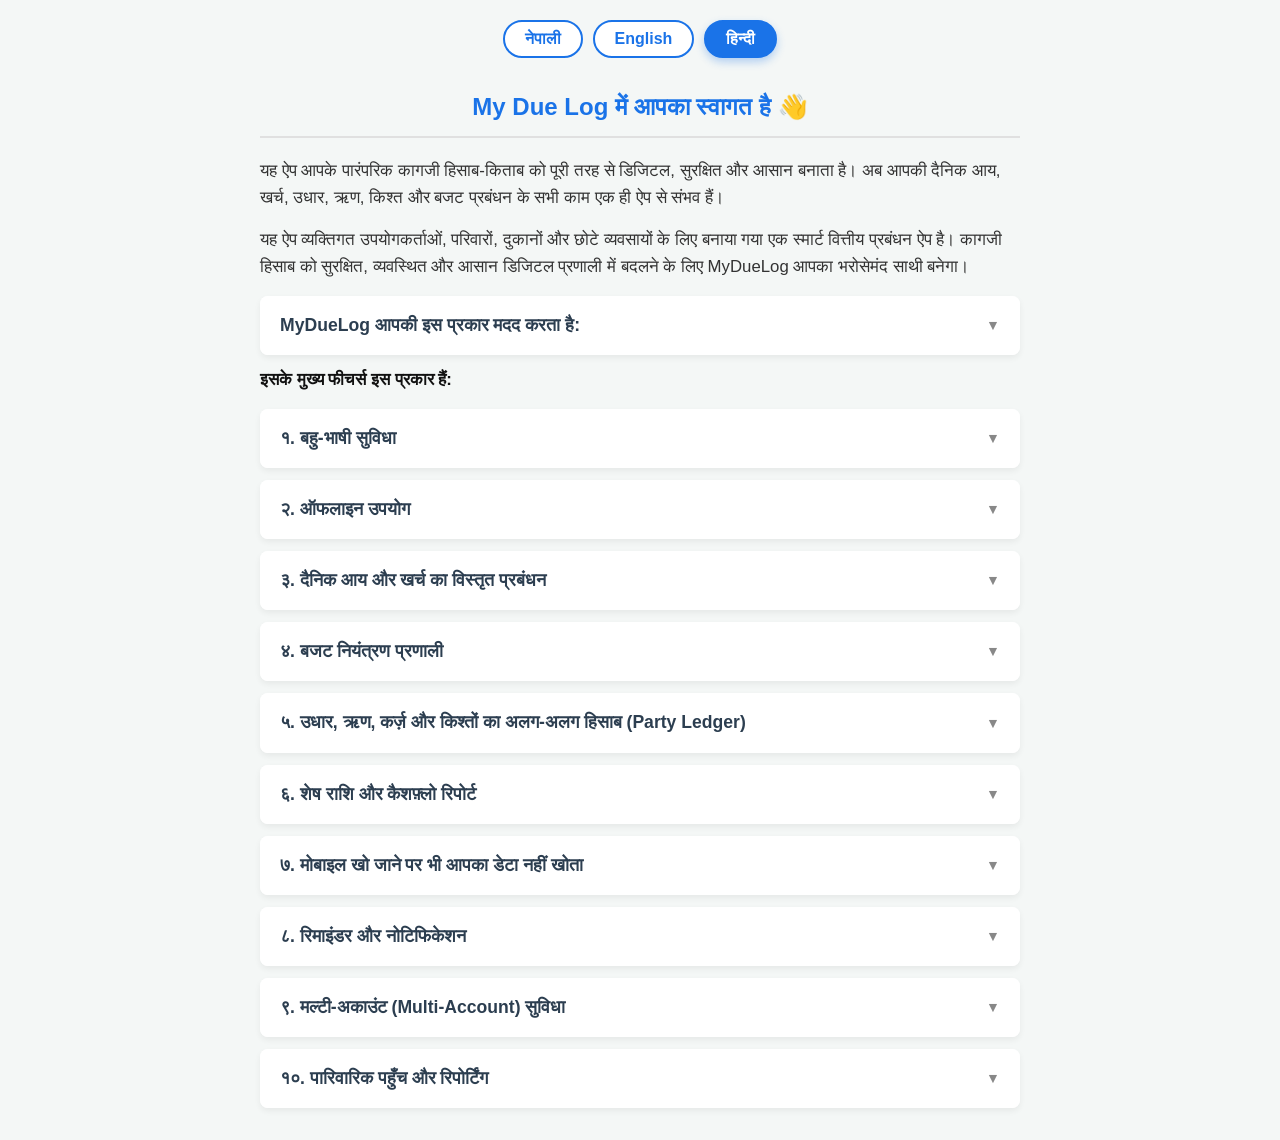
<file: feature_hi.html>
<!DOCTYPE html>
<html lang="ne">
<head>
    <meta charset="UTF-8">
    <meta name="viewport" content="width=device-width, initial-scale=1.0">
    <title>My Due Log</title>
    <style>
        /* सबै डिभाइसको लागि रेस्पोन्सिभ सेटिङ */
        * {
            box-sizing: border-box;
            margin: 0;
            padding: 0;
        }
        body {
            font-family: 'Segoe UI', Roboto, Helvetica, Arial, sans-serif;
            line-height: 1.6;
            color: #333;
            max-width: 800px;
            margin: auto;
            padding: 20px;
            background-color: #f4f7f6; /* हल्का र शान्त ब्याकग्राउन्ड */
        }
        h2 {
            color: #1a73e8; /* आकर्षक नीलो रङ */
            text-align: center;
            margin-bottom: 20px;
            padding-bottom: 10px;
            border-bottom: 2px solid #e0e0e0;
        }
        p {
            margin-bottom: 15px;
            font-size: 1.05em;
        }
        details {
            background: #ffffff;
            border: none;
            border-radius: 8px;
            margin-bottom: 12px;
            box-shadow: 0 3px 6px rgba(0,0,0,0.06); /* आधुनिक छायाँ (Shadow) */
            overflow: hidden;
            transition: box-shadow 0.3s ease;
        }
        details:hover {
            box-shadow: 0 5px 12px rgba(0,0,0,0.12); /* माउस लैजाँदा छायाँ बढ्ने */
        }
        summary {
            font-weight: bold;
            font-size: 1.1em;
            cursor: pointer;
            padding: 15px 20px;
            background-color: #ffffff;
            color: #2c3e50;
            list-style: none; /* पुरानो एरो (Arrow) हटाउन */
            position: relative;
            display: block;
            border-bottom: 1px solid transparent;
            transition: background-color 0.3s ease, color 0.3s ease;
        }
        summary::-webkit-details-marker {
            display: none; /* Safari को लागि पुरानो एरो हटाउन */
        }
        /* नयाँ एरो डिजाइन (दायाँतिर) */
        summary::after {
            content: '▼';
            position: absolute;
            right: 20px;
            top: 50%;
            transform: translateY(-50%);
            font-size: 0.8em;
            color: #888;
            transition: transform 0.3s ease;
        }
        details[open] summary {
            background-color: #f8faff; /* खुल्दाको ब्याकग्राउन्ड */
            color: #1a73e8;
            border-bottom: 1px solid #eeeeee;
        }
        details[open] summary::after {
            transform: translateY(-50%) rotate(180deg); /* खुल्दा एरो घुम्ने */
            color: #1a73e8;
        }
        .content {
            padding: 20px;
            background-color: #fafbfc;
            border-bottom-left-radius: 8px;
            border-bottom-right-radius: 8px;
        }
        ul {
            margin-top: 10px;
            margin-bottom: 10px;
            padding-left: 25px;
        }
        li {
            margin-bottom: 8px;
        }
        strong {
            color: #111;
        }
        
        /* मोबाइल डिभाइसको लागि रेस्पोन्सिभ डिजाइन */
        @media (max-width: 600px) {
            body {
                padding: 15px;
            }
            h2 {
                font-size: 1.5em;
            }
            summary {
                font-size: 1.05em;
                padding: 12px 15px;
            }
            summary::after {
                right: 15px;
            }
            .content {
                padding: 15px;
            }
        }

        /* भाषा परिवर्तन गर्ने बटनको डिजाइन */
        .lang-switch-container {
            text-align: center;
            margin-bottom: 30px;
            display: flex;
            justify-content: center;
            gap: 10px;
            flex-wrap: wrap;
        }
        .lang-btn {
            background-color: #fff;
            border: 2px solid #1a73e8;
            color: #1a73e8;
            padding: 8px 20px;
            border-radius: 25px;
            font-weight: bold;
            cursor: pointer;
            transition: all 0.3s ease;
            font-size: 1em;
            outline: none;
        }
        .lang-btn:hover {
            background-color: #f0f4fc;
        }
        .lang-btn.active {
            background-color: #1a73e8;
            color: #fff;
            box-shadow: 0 4px 8px rgba(26, 115, 232, 0.3);
        }
        .lang-content {
            display: none;
        }
        .lang-content.active {
            display: block;
            animation: fadeIn 0.4s ease-in-out;
        }
        @keyframes fadeIn {
            from { opacity: 0; transform: translateY(5px); }
            to { opacity: 1; transform: translateY(0); }
        }
    </style>
</head>
<body>

    <!-- भाषा छान्ने बटनहरू -->
    <div class="lang-switch-container">
        <button class="lang-btn" onclick="switchLanguage('ne', this)">नेपाली</button>
        <button class="lang-btn" onclick="switchLanguage('en', this)">English</button>
        <button class="lang-btn active" onclick="switchLanguage('hi', this)">हिन्दी</button>
    </div>

    <!-- नेपाली भाषाको खण्ड -->
    <div id="lang-ne" class="lang-content">
        <h2>My Due Log मा स्वागत छ 👋</h2>
        <p>यो एपले तपाईंको परम्परागत कागजी हिसाब-किताबलाई पूर्ण रूपमा डिजिटल, सुरक्षित र सजिलो बनाउँछ। अब तपाईंको दैनिक आम्दानी, खर्च, उधारो, सापटी, ऋण, किस्ता र बजेट व्यवस्थापनका सम्पूर्ण कामहरू एउटै एपबाट सम्भव छ।</p>
        <p>यो एपले व्यक्तिगत प्रयोगकर्ता, परिवार, पसल तथा साना व्यवसायका लागि बनाइएको स्मार्ट वित्तीय व्यवस्थापन एप हो। कागजी हिसाबलाई सुरक्षित, व्यवस्थित र सजिलो डिजिटल प्रणालीमा परिवर्तन गर्न MyDueLog तपाईंको भरपर्दो साथी बन्नेछ।</p>
    
        <details>
            <summary>MyDueLog ले तपाईंलाई यसरी मद्दत गर्छ:</summary>
            <div class="content">
                <ul>
                    <li>💰 आम्दानी र खर्च व्यवस्थित राख्न।</li>
                    <li>👥 ग्राहक, सप्लायर र साथीको छुट्टै हिसाब राख्न।</li>
                    <li>📊 रिपोर्ट र चार्टबाट आफ्नो आर्थिक अवस्था बुझ्न।</li>
                    <li>🎯 बजेट बनाएर खर्च नियन्त्रण गर्न।</li>
                    <li>🔔 बाँकी रकमको सम्झना (Reminder) पाउन।</li>
                    <li>☁️ Cloud मा डेटा सुरक्षित Backup र Sync गर्न।</li>
                    <li>🇳🇵 नेपाली (BS) र अंग्रेजी (AD) दुवै मितिमा हिसाब राख्न।</li>
                </ul>
            </div>
        </details>
    
        <p><strong>यसका मुख्य फिचरहरु यसप्रकार छन्:</strong></p>
    
        <details>
            <summary>१. बहु-भाषिक सुविधा</summary>
            <div class="content">
                आफ्नो भाषा अनुसार प्रयोग गर्न सकिन्छ।
            </div>
        </details>
    
        <details>
            <summary>२. अफलाइन प्रयोग</summary>
            <div class="content">
                इन्टरनेट नहुँदा (अफलाइन) पनि सजिलै चलाउन सकिन्छ र नेट भएको बेला सिङ्क गर्न सकिन्छ।
            </div>
        </details>
    
        <details>
            <summary>३. दैनिक आम्दानी र खर्चको विस्तृत व्यवस्थापन</summary>
            <div class="content">
                <p>MyDueLog मा आफ्नो दैनिक आम्दानी, खर्च, बचत र अन्य आर्थिक कारोबारहरू सजिलै रेकर्ड गर्न सकिन्छ। यसले कागजी हिसाब-किताबको झन्झटलाई डिजिटल रूपमा परिवर्तन गर्छ।</p>
                <ul>
                    <li><strong>सजिलो खोजी:</strong> कुनै पनि दिन, महिना वा वर्षको हिसाब पछि आवश्यक पर्दा पुराना कारोबार मिति, नाम वा रकम अनुसार सजिलै हेर्न र खोज्न सकिन्छ।</li>
                    <li><strong>स्मार्ट रेकर्ड (बिल/भौचर):</strong> प्रत्येक कारोबारसँग बिल, रसिद वा भौचरको फोटो जोडेर सुरक्षित राख्न सकिन्छ। पछि आवश्यक पर्दा ती फोटो बढाएर हेर्न (Zoom) वा WhatsApp, Email आदिमा Share गर्न सकिन्छ। महत्त्वपूर्ण बिल हराउने चिन्ता कम हुन्छ।</li>
                    <li><strong>फिल्टर सुविधा:</strong> फोटोहरूलाई स्रोत (Payment/Transaction), Party र प्रकार (IN/OUT) अनुसार फिल्टर गर्न सकिन्छ।</li>
                    <li><strong>सम्पूर्ण रिपोर्ट र चार्ट:</strong> कुल आम्दानी, खर्च र बचतको सम्पूर्ण विवरण एकै ठाउँमा हेर्न सकिन्छ। विभिन्न चार्ट र ग्राफमार्फत समग्र आर्थिक चित्र प्रस्तुत हुन्छ। कुन ठाउँमा, कुन समयमा, परिवारको कुन सदस्यले र कुन Category मा धेरै खर्च भयो भन्ने विश्लेषण सजिलै प्राप्त गर्न सकिन्छ। र उक्त रिपोट WhatsApp, Email आदिमा Share गर्न सकिन्छ।</li>
                    <li><strong>गल्ती सच्याउने सुविधा:</strong> कुनै कारोबारमा गल्ती भएमा सजिलै सम्पादन गर्न (Edit) र आवश्यक नभएका कारोबार हटाउन (Delete) सकिन्छ।</li>
                </ul>
                <p>तपाईंले आम्दानी र खर्चसँग सम्बन्धित यी सम्पूर्ण जिज्ञासाहरूको उत्तर एपमै पाउनुहुनेछ:</p>
                <ul>
                    <li>आजसम्म कति आम्दानी भयो?</li>
                    <li>आज कति खर्च भयो?</li>
                    <li>यो महिना कति आम्दानी भयो?</li>
                    <li>यो महिना कति खर्च भयो?</li>
                    <li>यो वर्ष कति आम्दानी भयो?</li>
                    <li>यो वर्ष कति खर्च भयो?</li>
                    <li>अहिलेसम्म कुल आम्दानी कति छ?</li>
                    <li>अहिलेसम्म कुल खर्च कति छ?</li>
                    <li>अहिले कति बचत बाँकी छ?</li>
                    <li>बचत आम्दानीको कति प्रतिशत हो?</li>
                    <li>कुन दिन सबैभन्दा धेरै आम्दानी भयो?</li>
                    <li>कुन दिन सबैभन्दा धेरै खर्च भयो?</li>
                    <li>सबैभन्दा ठूलो खर्च कुन थियो?</li>
                    <li>सबैभन्दा ठूलो आम्दानी कुन थियो?</li>
                    <li>गत महिना भन्दा यो महिना खर्च बढ्यो कि घट्यो?</li>
                    <li>गत महिना भन्दा यो महिना आम्दानी बढ्यो कि घट्यो?</li>
                    <li>दैनिक औसत खर्च कति छ?</li>
                    <li>दैनिक औसत आम्दानी कति छ?</li>
                    <li>यस महिनाको बचत लक्ष्य पुगेको छ?</li>
                    <li>खाना खर्च कति भयो?</li>
                    <li>यात्रा खर्च कति भयो?</li>
                    <li>घर खर्च कति भयो?</li>
                    <li>व्यवसाय खर्च कति भयो?</li>
                    <li>कुन Category मा सबैभन्दा धेरै खर्च भयो?</li>
                    <li>कुन Category मा सबैभन्दा कम खर्च भयो?</li>
                    <li>यस महिनाको Top 5 खर्च Category कुन हुन्?</li>
                    <li>गत महिना भन्दा कुन Category को खर्च बढ्यो?</li>
                    <li>कुन Category को खर्च घट्यो?</li>
                    <li>Recurring Expense कुन-कुन छन्?</li>
                    <li>सबैभन्दा धेरै दोहोरिएको खर्च कुन हो?</li>
                </ul>
            </div>
        </details>
    
        <details>
            <summary>४. बजेट नियन्त्रण प्रणाली</summary>
            <div class="content">
                <p>प्रत्येक महिना वा वर्षको लागि आफ्नो खर्चको सीमा (Budget) निर्धारण गर्न सकिन्छ। खर्च बढ्दै जाँदा बजेट कति बाँकी छ, बजेट नाघ्न लागेको छ वा नाघिसकेको छ भन्ने जानकारी तुरुन्त देखिन्छ। यसबाट Category अनुसार अलग-अलग बजेट राख्न, खर्चको प्रगति (Progress) बुझ्न र अनावश्यक खर्च नियन्त्रण गर्न सहयोग पुग्छ।</p>
                <p>Budget Status का तीन अवस्था:</p>
                <ul>
                    <li>🟢 SAFE (हरियो): खर्च बजेटको ८०% भन्दा कम छ। (खर्च सुरक्षित सीमाभित्र छ)</li>
                    <li>🟠 WARNING (सुन्तला): खर्च बजेटको ८०% देखि १००% बीच पुगेको छ। (बजेट सकिन लागेको छ, ध्यान दिनुहोस्)</li>
                    <li>🔴 CROSSED (रातो): खर्च बजेट भन्दा बढी भइसकेको छ। (बजेट नाघिसकेको छ)</li>
                </ul>
                <p>बजेटसँग सम्बन्धित यी जिज्ञासाहरूको उत्तर पनि पाउनुहुनेछ:</p>
                <ul>
                    <li>यो महिनाको बजेट कति छ?</li>
                    <li>खाना बजेट कति बाँकी छ?</li>
                    <li>यात्रा बजेट कति बाँकी छ?</li>
                    <li>कुन बजेट SAFE छ?</li>
                    <li>कुन बजेट WARNING मा छ?</li>
                    <li>कुन बजेट CROSSED भयो?</li>
                    <li>कुन Category ले बजेट नाघ्यो?</li>
                    <li>कति प्रतिशत बजेट खर्च भइसक्यो?</li>
                    <li>बजेट लक्ष्य पूरा भयो?</li>
                    <li>कुन बजेट सबैभन्दा छिटो सकियो?</li>
                    <li>कुन बजेटमा अझै धेरै रकम बाँकी छ?</li>
                    <li>गत महिना भन्दा बजेट सुधार भयो?</li>
                    <li>Budget Progress कति छ?</li>
                    <li>यस वर्षको बजेट कति प्रयोग भयो?</li>
                    <li>बजेट अनुसार बचत सम्भव छ?</li>
                </ul>
            </div>
        </details>
    
        <details>
            <summary>५. उधारो, सापटी, ऋण र किस्ताको छुट्टाछुट्टै हिसाब (Party Ledger)</summary>
            <div class="content">
                <p>ग्राहक, सप्लायर, साथी, आफन्त वा अन्य व्यक्तिसँग भएका सबै कारोबार छुट्टाछुट्टै राख्न सकिन्छ। उधारो, सापटी, ऋण र किस्तासम्बन्धी हिसाब व्यवस्थित रूपमा राख्न र प्रत्येक भुक्तानीपछि बाँकी रकम (Balance) स्वतः अपडेट हुन्छ。</p>
                <ul>
                    <li>कसले कति पैसा दिन बाँकी छ र कसलाई कति तिर्न बाँकी छ प्रष्ट हेर्न सकिन्छ।</li>
                    <li>कारोबारको मिति, रकम, प्रकार, व्यक्ति वा ग्राहक, लिनुपर्ने पार्टी, दिनुपर्ने पार्टी, सेटल भइसकेको पार्टी र लेनदेन गर्ने सदस्य अनुसार फिल्टर गरी कारोबार खोज्न सकिन्छ।</li>
                    <li>प्रत्येक कारोबारसँग बिल, रसिद वा भौचरको फोटो जोडेर सुरक्षित राख्न सकिन्छ। पछि आवश्यक पर्दा ती फोटो बढाएर हेर्न (Zoom) वा WhatsApp, Email आदिमा Share गर्न सकिन्छ। महत्त्वपूर्ण बिल हराउने चिन्ता कम हुन्छ।</li>
                    <li>कुनै व्यक्तिको पार्टी स्टेटमेन्ट (Statement) हेर्न र आवश्यक पर्दा WhatsApp, Email आदिमा Share गर्न सकिन्छ।</li>
                    <li>ब्याजसहितको हिसाब राख्न, आउने मितिमा हुने ब्याजसहितको रकम हेर्न र किस्ता अनुसार भुक्तानीको इतिहास सुरक्षित राख्न सकिन्छ।</li>
                </ul>
                <p>लेनदेन र पार्टीसँग सम्बन्धित यी जिज्ञासाहरूको उत्तर पनि पाउनुहुनेछ:</p>
                <ul>
                    <li>कसले मलाई पैसा दिन बाँकी छ?</li>
                    <li>मैले कसलाई पैसा तिर्न बाँकी छ?</li>
                    <li>कससँग सबैभन्दा धेरै बाँकी रकम छ?</li>
                    <li>कुन Party सँग सबैभन्दा धेरै कारोबार भयो?</li>
                    <li>कुन Party को हिसाब मिलिसकेको छ?</li>
                    <li>कुन Party ले सबैभन्दा धेरै पैसा तिर्यो?</li>
                    <li>कुन Party बाट सबैभन्दा धेरै रकम लिन बाँकी छ?</li>
                    <li>कुन Party लाई सबैभन्दा धेरै तिर्न बाँकी छ?</li>
                    <li>कुन Party को Running Balance कति छ?</li>
                    <li>कुन Party को अन्तिम कारोबार कहिले भयो?</li>
                    <li>कुन Party सँग नगद कारोबार भयो?</li>
                    <li>कुन कारोबार कहिले भएको थियो?</li>
                    <li>कुन कारोबार कुन मितिमा भएको थियो?</li>
                    <li>आज भएका सबै कारोबार के हुन्?</li>
                    <li>सबैभन्दा ठूलो कारोबार कुन थियो?</li>
                    <li>सबैभन्दा सानो कारोबार कुन थियो?</li>
                    <li>आजको अन्तिम कारोबार कुन थियो?</li>
                    <li>आज तिर्नुपर्ने रकम कति छ?</li>
                    <li>आज उठाउनुपर्ने रकम कति छ?</li>
                    <li>यस हप्ताका Due कुन-कुन छन्?</li>
                    <li>यस महिनाका Due कुन-कुन छन्?</li>
                    <li>Overdue रकम कुन-कुन छन्?</li>
                    <li>अर्को किस्ता कहिले तिर्नुपर्ने छ?</li>
                    <li>अर्को किस्ता रकम कति छ?</li>
                    <li>कति किस्ता तिरियो?</li>
                    <li>कति किस्ता बाँकी छ?</li>
                    <li>ब्याज कति थपियो?</li>
                    <li>कुल ब्याज कति भयो?</li>
                    <li>कुन Loan सबैभन्दा ठूलो छ?</li>
                </ul>
            </div>
        </details>
    
        <details>
            <summary>६. मौज्दात रकम र क्यासफ्लो रिपोर्ट</summary>
            <div class="content">
                हातमा रहेको नगद मौज्दात हेर्न सकिन्छ। कति रकम आयो, कति खर्च भयो र अहिले कति बाँकी छ भन्ने विवरण स्पष्ट उपलब्ध हुन्छ।
            </div>
        </details>
    
        <details>
            <summary>७. मोबाइल हराए पनि तपाईंको डेटा हराउँदैन</summary>
            <div class="content">
                तपाईंको हिसाब महत्त्वपूर्ण छ। त्यसैले MyDueLog ले Firebase मार्फत डेटा सुरक्षित Backup र Sync गर्छ। यसबाट नयाँ मोबाइलमा Login गरेपछि डेटा स्वतः पुनः प्राप्त हुन्छ। उदाहरण: मोबाइल बिग्रियो भने पनि तपाईंको वर्षौंको हिसाब र फोटोहरू सुरक्षित रहन्छ।
            </div>
        </details>
    
        <details>
            <summary>८. रिमाइन्डर र नोटिफिकेसन</summary>
            <div class="content">
                समयमै पेमेन्ट गर्न र आवश्यक कार्यहरूको लागि एपले रिमाइन्डर वा नोटिफिकेसन देखाउँछ।
            </div>
        </details>
    
        <details>
            <summary>९. बहु-आईडी (Multi-Account) सुविधा</summary>
            <div class="content">
                एउटै डिभाइसमा धेरै आईडी (Accounts) सजिलै चलाउन सकिन्छ।
            </div>
        </details>
    
        <details>
            <summary>१०. पारिवारिक पहुँच र रिपोर्टिङ</summary>
            <div class="content">
                एउटै आईडीबाट परिवारका सबै सदस्यले आ-आफ्नो डिभाइसमा चलाउन सक्ने र सबैको रेकर्ड तथा रिपोर्ट अलग-अलग वा एकमुष्ट हेर्न सकिने उत्कृष्ट सुविधा यसमा छ।
            </div>
        </details>
    </div>

    <!-- अंग्रेजी भाषाको खण्ड -->
    <div id="lang-en"  class="lang-content">
        <h2>Welcome to My Due Log 👋</h2>
        <p>This app completely makes your traditional paper accounting digital, secure, and easy. Now, all your tasks of managing daily income, expenses, credit, borrowing, loans, installments, and budget are possible from a single app.</p>
        <p>This is a smart financial management app built for individual users, families, shops, and small businesses. MyDueLog will become your reliable companion to change paper accounting into a secure, organized, and easy digital system.</p>
    
        <details>
            <summary>MyDueLog helps you in this way:</summary>
            <div class="content">
                <ul>
                    <li>💰 To keep income and expenses organized.</li>
                    <li>👥 To keep separate accounts for customers, suppliers, and friends.</li>
                    <li>📊 To understand your financial condition through reports and charts.</li>
                    <li>🎯 To control expenses by making a budget.</li>
                    <li>🔔 To get reminders for remaining due amounts.</li>
                    <li>☁️ To securely Backup and Sync data in the Cloud.</li>
                    <li>🇳🇵 To keep records in both Nepali (BS) and English (AD) dates.</li>
                </ul>
            </div>
        </details>
    
        <p><strong>Its main features are as follows:</strong></p>
    
        <details>
            <summary>1. Multi-language Feature</summary>
            <div class="content">
                Can be used according to your own language.
            </div>
        </details>
    
        <details>
            <summary>2. Offline Use</summary>
            <div class="content">
                It can be easily used even without the internet (offline) and can be synced when the internet is available.
            </div>
        </details>
    
        <details>
            <summary>3. Detailed Management of Daily Income and Expenses</summary>
            <div class="content">
                <p>In MyDueLog, your daily income, expenses, savings, and other financial transactions can be easily recorded. It transforms the hassle of paper accounting into digital form.</p>
                <ul>
                    <li><strong>Easy Search:</strong> Any day's, month's, or year's accounts can be easily viewed and searched by old transaction date, name, or amount when needed later.</li>
                    <li><strong>Smart Record (Bill/Voucher):</strong> A photo of the bill, receipt, or voucher can be attached and kept secure with each transaction. Later, when needed, those photos can be zoomed to view or shared on WhatsApp, Email, etc. The worry of losing important bills is reduced.</li>
                    <li><strong>Filter Feature:</strong> Photos can be filtered according to source (Payment/Transaction), Party, and type (IN/OUT).</li>
                    <li><strong>Complete Reports and Charts:</strong> The complete details of total income, expenses, and savings can be viewed in one place. The overall financial picture is presented through various charts and graphs. An analysis of where, at what time, by which family member, and in which Category the most expense occurred can be easily obtained. And that report can be shared on WhatsApp, Email, etc.</li>
                    <li><strong>Error Correction Feature:</strong> If there is a mistake in any transaction, it can be easily edited and unnecessary transactions can be deleted.</li>
                </ul>
                <p>You will find answers to all these queries related to income and expenses in the app itself:</p>
                <ul>
                    <li>How much income has been earned till today?</li>
                    <li>How much was spent today?</li>
                    <li>How much income was earned this month?</li>
                    <li>How much was spent this month?</li>
                    <li>How much income was earned this year?</li>
                    <li>How much was spent this year?</li>
                    <li>What is the total income so far?</li>
                    <li>What is the total expense so far?</li>
                    <li>How much savings is left now?</li>
                    <li>What percentage of income is savings?</li>
                    <li>On which day was the highest income?</li>
                    <li>On which day was the highest expense?</li>
                    <li>Which was the biggest expense?</li>
                    <li>Which was the biggest income?</li>
                    <li>Did the expense increase or decrease this month compared to last month?</li>
                    <li>Did the income increase or decrease this month compared to last month?</li>
                    <li>What is the average daily expense?</li>
                    <li>What is the average daily income?</li>
                    <li>Has this month's savings goal been reached?</li>
                    <li>How much was the food expense?</li>
                    <li>How much was the travel expense?</li>
                    <li>How much was the home expense?</li>
                    <li>How much was the business expense?</li>
                    <li>In which Category was the highest expense?</li>
                    <li>In which Category was the lowest expense?</li>
                    <li>What are the Top 5 expense Categories of this month?</li>
                    <li>Which Category's expense increased compared to last month?</li>
                    <li>Which Category's expense decreased?</li>
                    <li>What are the Recurring Expenses?</li>
                    <li>Which is the most repeated expense?</li>
                </ul>
            </div>
        </details>
    
        <details>
            <summary>4. Budget Control System</summary>
            <div class="content">
                <p>An expense limit (Budget) can be set for each month or year. As expenses increase, information on how much budget is left, whether the budget is about to be exceeded, or has already been exceeded is immediately visible. This helps in keeping separate budgets according to Category, understanding the progress of expenses, and controlling unnecessary expenses.</p>
                <p>Three states of Budget Status:</p>
                <ul>
                    <li>🟢 SAFE (Green): Expense is less than 80% of the budget. (Expense is within the safe limit)</li>
                    <li>🟠 WARNING (Orange): Expense has reached between 80% and 100% of the budget. (Budget is about to run out, please pay attention)</li>
                    <li>🔴 CROSSED (Red): Expense has exceeded the budget. (Budget has been crossed)</li>
                </ul>
                <p>You will also find answers to these queries related to the budget:</p>
                <ul>
                    <li>What is the budget for this month?</li>
                    <li>How much food budget is left?</li>
                    <li>How much travel budget is left?</li>
                    <li>Which budget is SAFE?</li>
                    <li>Which budget is in WARNING?</li>
                    <li>Which budget is CROSSED?</li>
                    <li>Which Category exceeded the budget?</li>
                    <li>What percentage of the budget has been spent?</li>
                    <li>Is the budget goal fulfilled?</li>
                    <li>Which budget finished the fastest?</li>
                    <li>In which budget is more amount still left?</li>
                    <li>Did the budget improve compared to last month?</li>
                    <li>What is the Budget Progress?</li>
                    <li>How much of this year's budget has been used?</li>
                    <li>Is saving possible according to the budget?</li>
                </ul>
            </div>
        </details>
    
        <details>
            <summary>5. Separate Accounting for Credit, Borrowing, Loan, and Installments (Party Ledger)</summary>
            <div class="content">
                <p>All transactions with customers, suppliers, friends, relatives, or other persons can be kept separately. Accounts related to credit, borrowing, loans, and installments are kept systematically and the remaining amount (Balance) is automatically updated after each payment.</p>
                <ul>
                    <li>It can be clearly seen who has to pay how much money to you and how much you have to pay to whom.</li>
                    <li>Transactions can be searched by filtering according to transaction date, amount, type, person or customer, receivable party, payable party, settled party, and the member making the transaction.</li>
                    <li>A photo of the bill, receipt, or voucher can be attached and kept secure with each transaction. Later, when needed, those photos can be zoomed to view or shared on WhatsApp, Email, etc. The worry of losing important bills is reduced.</li>
                    <li>The Party Statement of any person can be viewed and shared on WhatsApp, Email, etc. when necessary.</li>
                    <li>Accounts can be kept with interest, the amount with interest on upcoming dates can be viewed, and the payment history according to installments can be kept secure.</li>
                </ul>
                <p>You will also find answers to these queries related to transactions and parties:</p>
                <ul>
                    <li>Who has to pay money to me?</li>
                    <li>To whom do I have to pay money?</li>
                    <li>With whom is the highest remaining amount?</li>
                    <li>With which Party did the most transactions occur?</li>
                    <li>Which Party's account has been settled?</li>
                    <li>Which Party paid the most money?</li>
                    <li>From which Party is the most amount receivable?</li>
                    <li>To which Party is the most amount payable?</li>
                    <li>What is the Running Balance of which Party?</li>
                    <li>When did the last transaction of which Party happen?</li>
                    <li>With which Party did a cash transaction happen?</li>
                    <li>When did which transaction happen?</li>
                    <li>Which transaction happened on which date?</li>
                    <li>What are all the transactions that happened today?</li>
                    <li>Can only Payment In be viewed?</li>
                    <li>Can only Payment Out be viewed?</li>
                    <li>Which was the biggest transaction?</li>
                    <li>Which was the smallest transaction?</li>
                    <li>Which was the last transaction of today?</li>
                    <li>What is the amount to be paid today?</li>
                    <li>What is the amount to be collected today?</li>
                    <li>What are the Dues of this week?</li>
                    <li>What are the Dues of this month?</li>
                    <li>What are the Overdue amounts?</li>
                    <li>When is the next installment to be paid?</li>
                    <li>What is the next installment amount?</li>
                    <li>How many installments were paid?</li>
                    <li>How many installments are left?</li>
                    <li>How much interest was added?</li>
                    <li>What is the total interest?</li>
                    <li>Which Loan is the biggest?</li>
                </ul>
            </div>
        </details>
    
        <details>
            <summary>6. Balance Amount and Cashflow Report</summary>
            <div class="content">
                The cash balance in hand can be viewed. Details of how much amount came, how much was spent, and how much is left now are clearly available.
            </div>
        </details>
    
        <details>
            <summary>7. Even if the mobile is lost, your data is not lost</summary>
            <div class="content">
                Your accounting is important. Therefore, MyDueLog securely Backups and Syncs data via Firebase. Due to this, data is automatically recovered after logging into a new mobile. Example: Even if the mobile breaks down, your years of accounting and photos remain safe.
            </div>
        </details>
    
        <details>
            <summary>8. Reminders and Notifications</summary>
            <div class="content">
                The app shows reminders or notifications for timely payments and necessary tasks.
            </div>
        </details>
    
        <details>
            <summary>9. Multi-Account Feature</summary>
            <div class="content">
                Multiple IDs (Accounts) can be easily used on the same device.
            </div>
        </details>
    
        <details>
            <summary>10. Family Access and Reporting</summary>
            <div class="content">
                It has an excellent feature where all family members can use it on their respective devices from a single ID, and everyone's records and reports can be viewed separately or together.
            </div>
        </details>
    </div>

    <!-- हिन्दी भाषाको खण्ड -->
    <div id="lang-hi" class="lang-content active">
        <h2>My Due Log में आपका स्वागत है 👋</h2>
        <p>यह ऐप आपके पारंपरिक कागजी हिसाब-किताब को पूरी तरह से डिजिटल, सुरक्षित और आसान बनाता है। अब आपकी दैनिक आय, खर्च, उधार, ऋण, किश्त और बजट प्रबंधन के सभी काम एक ही ऐप से संभव हैं।</p>
        <p>यह ऐप व्यक्तिगत उपयोगकर्ताओं, परिवारों, दुकानों और छोटे व्यवसायों के लिए बनाया गया एक स्मार्ट वित्तीय प्रबंधन ऐप है। कागजी हिसाब को सुरक्षित, व्यवस्थित और आसान डिजिटल प्रणाली में बदलने के लिए MyDueLog आपका भरोसेमंद साथी बनेगा।</p>
    
        <details>
            <summary>MyDueLog आपकी इस प्रकार मदद करता है:</summary>
            <div class="content">
                <ul>
                    <li>💰 आय और खर्च को व्यवस्थित रखने में।</li>
                    <li>👥 ग्राहकों, सप्लायरों और दोस्तों का अलग हिसाब रखने में।</li>
                    <li>📊 रिपोर्ट और चार्ट से अपनी आर्थिक स्थिति समझने में।</li>
                    <li>🎯 बजट बनाकर खर्च को नियंत्रित करने में।</li>
                    <li>🔔 बकाया राशि की याद (Reminder) पाने में।</li>
                    <li>☁️ Cloud में डेटा को सुरक्षित Backup और Sync करने में।</li>
                    <li>🇳🇵 नेपाली (BS) और अंग्रेजी (AD) दोनों तिथियों में हिसाब रखने में।</li>
                </ul>
            </div>
        </details>
    
        <p><strong>इसके मुख्य फीचर्स इस प्रकार हैं:</strong></p>
    
        <details>
            <summary>१. बहु-भाषी सुविधा</summary>
            <div class="content">
                अपनी भाषा के अनुसार उपयोग किया जा सकता है।
            </div>
        </details>
    
        <details>
            <summary>२. ऑफलाइन उपयोग</summary>
            <div class="content">
                इंटरनेट न होने पर (ऑफ़लाइन) भी आसानी से चलाया जा सकता है और नेट उपलब्ध होने पर सिंक किया जा सकता है।
            </div>
        </details>
    
        <details>
            <summary>३. दैनिक आय और खर्च का विस्तृत प्रबंधन</summary>
            <div class="content">
                <p>MyDueLog में अपनी दैनिक आय, खर्च, बचत और अन्य आर्थिक लेनदेन को आसानी से रिकॉर्ड किया जा सकता है। यह कागजी हिसाब-किताब की परेशानी को डिजिटल रूप में बदल देता है।</p>
                <ul>
                    <li><strong>आसान खोज:</strong> किसी भी दिन, महीने या वर्ष का हिसाब बाद में आवश्यकता पड़ने पर पुराने लेनदेन की तारीख, नाम या राशि के अनुसार आसानी से देखा और खोजा जा सकता है।</li>
                    <li><strong>स्मार्ट रिकॉर्ड (बिल/वाउचर):</strong> प्रत्येक लेनदेन के साथ बिल, रसीद या वाउचर की फोटो जोड़कर सुरक्षित रखा जा सकता है। बाद में आवश्यकता पड़ने पर उन तस्वीरों को बड़ा करके देखने (Zoom) या WhatsApp, Email आदि पर Share किया जा सकता है। महत्वपूर्ण बिल खोने की चिंता कम हो जाती है।</li>
                    <li><strong>फ़िल्टर सुविधा:</strong> तस्वीरों को स्रोत (Payment/Transaction), Party और प्रकार (IN/OUT) के अनुसार फ़िल्टर किया जा सकता है।</li>
                    <li><strong>संपूर्ण रिपोर्ट और चार्ट:</strong> कुल आय, खर्च और बचत का संपूर्ण विवरण एक ही स्थान पर देखा जा सकता है। विभिन्न चार्ट और ग्राफ़ के माध्यम से समग्र आर्थिक चित्र प्रस्तुत होता है। किस स्थान पर, किस समय, परिवार के किस सदस्य ने और किस Category में सबसे ज्यादा खर्च किया, इसका विश्लेषण आसानी से प्राप्त किया जा सकता है। और उस रिपोर्ट को WhatsApp, Email आदि पर Share किया जा सकता है।</li>
                    <li><strong>गलती सुधारने की सुविधा:</strong> यदि किसी लेनदेन में कोई गलती होती है, तो उसे आसानी से संपादित (Edit) किया जा सकता है और अनावश्यक लेनदेन को हटाया (Delete) जा सकता है।</li>
                </ul>
                <p>आपको आय और खर्च से संबंधित इन सभी सवालों के जवाब ऐप में ही मिल जाएंगे:</p>
                <ul>
                    <li>आज तक कितनी आय हुई?</li>
                    <li>आज कितना खर्च हुआ?</li>
                    <li>इस महीने कितनी आय हुई?</li>
                    <li>इस महीने कितना खर्च हुआ?</li>
                    <li>इस वर्ष कितनी आय हुई?</li>
                    <li>इस वर्ष कितना खर्च हुआ?</li>
                    <li>अब तक कुल आय कितनी है?</li>
                    <li>अब तक कुल खर्च कितना है?</li>
                    <li>अभी कितनी बचत शेष है?</li>
                    <li>बचत आय का कितना प्रतिशत है?</li>
                    <li>किस दिन सबसे ज्यादा आय हुई?</li>
                    <li>किस दिन सबसे ज्यादा खर्च हुआ?</li>
                    <li>सबसे बड़ा खर्च कौन सा था?</li>
                    <li>सबसे बड़ी आय कौन सी थी?</li>
                    <li>पिछले महीने की तुलना में इस महीने खर्च बढ़ा या घटा?</li>
                    <li>पिछले महीने की तुलना में इस महीने आय बढ़ी या घटी?</li>
                    <li>दैनिक औसत खर्च कितना है?</li>
                    <li>दैनिक औसत आय कितनी है?</li>
                    <li>क्या इस महीने का बचत लक्ष्य पूरा हो गया है?</li>
                    <li>खाने का खर्च कितना हुआ?</li>
                    <li>यात्रा का खर्च कितना हुआ?</li>
                    <li>घर का खर्च कितना हुआ?</li>
                    <li>व्यापार का खर्च कितना हुआ?</li>
                    <li>किस Category में सबसे ज्यादा खर्च हुआ?</li>
                    <li>किस Category में सबसे कम खर्च हुआ?</li>
                    <li>इस महीने की Top 5 खर्च Category कौन सी हैं?</li>
                    <li>पिछले महीने की तुलना में किस Category का खर्च बढ़ा?</li>
                    <li>किस Category का खर्च घटा?</li>
                    <li>Recurring Expense कौन-कौन से हैं?</li>
                    <li>सबसे ज्यादा दोहराया जाने वाला खर्च कौन सा है?</li>
                </ul>
            </div>
        </details>
    
        <details>
            <summary>४. बजट नियंत्रण प्रणाली</summary>
            <div class="content">
                <p>प्रत्येक महीने या वर्ष के लिए अपने खर्च की सीमा (Budget) निर्धारित की जा सकती है। जैसे-जैसे खर्च बढ़ता है, बजट कितना बचा है, बजट पार होने वाला है या पार हो चुका है, इसकी जानकारी तुरंत दिखाई देती है। इससे Category के अनुसार अलग-अलग बजट रखने, खर्च की प्रगति (Progress) समझने और अनावश्यक खर्च को नियंत्रित करने में मदद मिलती है।</p>
                <p>Budget Status की तीन अवस्थाएं:</p>
                <ul>
                    <li>🟢 SAFE (हरा): खर्च बजट के ८०% से कम है। (खर्च सुरक्षित सीमा के भीतर है)</li>
                    <li>🟠 WARNING (नारंगी): खर्च बजट के ८०% से १००% के बीच पहुंच गया है। (बजट समाप्त होने वाला है, ध्यान दें)</li>
                    <li>🔴 CROSSED (लाल): खर्च बजट से अधिक हो गया है। (बजट पार हो चुका है)</li>
                </ul>
                <p>आपको बजट से संबंधित इन सवालों के जवाब भी मिलेंगे:</p>
                <ul>
                    <li>इस महीने का बजट कितना है?</li>
                    <li>खाने का बजट कितना बचा है?</li>
                    <li>यात्रा का बजट कितना बचा है?</li>
                    <li>कौन सा बजट SAFE है?</li>
                    <li>कौन सा बजट WARNING में है?</li>
                    <li>कौन सा बजट CROSSED हो गया?</li>
                    <li>किस Category ने बजट पार किया?</li>
                    <li>कितने प्रतिशत बजट खर्च हो चुका है?</li>
                    <li>क्या बजट लक्ष्य पूरा हो गया?</li>
                    <li>कौन सा बजट सबसे जल्दी खत्म हुआ?</li>
                    <li>किस बजट में अभी भी अधिक राशि बची है?</li>
                    <li>क्या पिछले महीने की तुलना में बजट में सुधार हुआ है?</li>
                    <li>Budget Progress कितनी है?</li>
                    <li>इस वर्ष का कितना बजट उपयोग हुआ?</li>
                    <li>क्या बजट के अनुसार बचत संभव है?</li>
                </ul>
            </div>
        </details>
    
        <details>
            <summary>५. उधार, ऋण, कर्ज़ और किश्तों का अलग-अलग हिसाब (Party Ledger)</summary>
            <div class="content">
                <p>ग्राहकों, सप्लायरों, दोस्तों, रिश्तेदारों या अन्य व्यक्तियों के साथ किए गए सभी लेनदेन अलग-अलग रखे जा सकते हैं। उधार, ऋण और किश्तों से संबंधित हिसाब को व्यवस्थित रूप से रखने और प्रत्येक भुगतान के बाद शेष राशि (Balance) स्वतः अपडेट हो जाती है।</p>
                <ul>
                    <li>किसने कितने पैसे देने बाकी हैं और किसे कितने पैसे चुकाने बाकी हैं, यह स्पष्ट रूप से देखा जा सकता है।</li>
                    <li>लेनदेन की तारीख, राशि, प्रकार, व्यक्ति या ग्राहक, प्राप्त करने वाली पार्टी, देने वाली पार्टी, सेटल हो चुकी पार्टी और लेनदेन करने वाले सदस्य के अनुसार फ़िल्टर करके लेनदेन खोजा जा सकता है।</li>
                    <li>प्रत्येक लेनदेन के साथ बिल, रसीद या वाउचर की फोटो जोड़कर सुरक्षित रखा जा सकता है। बाद में आवश्यकता पड़ने पर उन तस्वीरों को बड़ा करके देखने (Zoom) या WhatsApp, Email आदि पर Share किया जा सकता है। महत्वपूर्ण बिल खोने की चिंता कम हो जाती है।</li>
                    <li>किसी व्यक्ति का पार्टी स्टेटमेंट (Statement) देखा जा सकता है और आवश्यकता पड़ने पर WhatsApp, Email आदि पर Share किया जा सकता है।</li>
                    <li>ब्याज सहित हिसाब रखने, आने वाली तारीख पर ब्याज सहित राशि देखने और किश्तों के अनुसार भुगतान का इतिहास सुरक्षित रखने की सुविधा है।</li>
                </ul>
                <p>आपको लेनदेन और पार्टी से संबंधित इन सवालों के जवाब भी मिलेंगे:</p>
                <ul>
                    <li>किसने मुझे पैसे देने बाकी हैं?</li>
                    <li>मुझे किसे पैसे चुकाने बाकी हैं?</li>
                    <li>किसके पास सबसे ज्यादा बकाया राशि है?</li>
                    <li>किस Party के साथ सबसे ज्यादा लेनदेन हुआ?</li>
                    <li>किस Party का हिसाब चुकता हो चुका है?</li>
                    <li>किस Party ने सबसे ज्यादा पैसे चुकाए?</li>
                    <li>किस Party से सबसे ज्यादा रकम लेनी बाकी है?</li>
                    <li>किस Party को सबसे ज्यादा पैसे चुकाने बाकी हैं?</li>
                    <li>किस Party का Running Balance कितना है?</li>
                    <li>किस Party का अंतिम लेनदेन कब हुआ?</li>
                    <li>किस Party के साथ नकद लेनदेन हुआ?</li>
                    <li>कौन सा लेनदेन कब हुआ था?</li>
                    <li>कौन सा लेनदेन किस तारीख को हुआ था?</li>
                    <li>आज हुए सभी लेनदेन क्या हैं?</li>
                    <li>सबसे बड़ा लेनदेन कौन सा था?</li>
                    <li>सबसे छोटा लेनदेन कौन सा था?</li>
                    <li>आज का अंतिम लेनदेन कौन सा था?</li>
                    <li>आज चुकाई जाने वाली राशि कितनी है?</li>
                    <li>आज वसूल की जाने वाली राशि कितनी है?</li>
                    <li>इस सप्ताह के Due कौन-कौन से हैं?</li>
                    <li>इस महीने के Due कौन-कौन से हैं?</li>
                    <li>Overdue राशि कौन-कौन सी है?</li>
                    <li>अगली किश्त कब चुकानी है?</li>
                    <li>अगली किश्त की राशि कितनी है?</li>
                    <li>कितनी किश्तें चुकाई गईं?</li>
                    <li>कितनी किश्तें बाकी हैं?</li>
                    <li>कितना ब्याज जोड़ा गया?</li>
                    <li>कुल ब्याज कितना हुआ?</li>
                    <li>कौन सा Loan सबसे बड़ा है?</li>
                </ul>
            </div>
        </details>
    
        <details>
            <summary>६. शेष राशि और कैशफ़्लो रिपोर्ट</summary>
            <div class="content">
                हाथ में मौजूद नकद शेष देखा जा सकता है। कितनी राशि आई, कितनी खर्च हुई और अभी कितनी शेष है, इसका विवरण स्पष्ट रूप से उपलब्ध होता है।
            </div>
        </details>
    
        <details>
            <summary>७. मोबाइल खो जाने पर भी आपका डेटा नहीं खोता</summary>
            <div class="content">
                आपका हिसाब महत्वपूर्ण है। इसलिए MyDueLog, Firebase के माध्यम से डेटा को सुरक्षित रूप से Backup और Sync करता है। इससे नए मोबाइल में Login करने के बाद डेटा स्वतः प्राप्त हो जाता है। उदाहरण: यदि मोबाइल खराब भी हो जाए, तो भी आपके वर्षों का हिसाब और तस्वीरें सुरक्षित रहती हैं।
            </div>
        </details>
    
        <details>
            <summary>८. रिमाइंडर और नोटिफिकेशन</summary>
            <div class="content">
                समय पर भुगतान करने और आवश्यक कार्यों के लिए ऐप रिमाइंडर या नोटिफिकेशन दिखाता है।
            </div>
        </details>
    
        <details>
            <summary>९. मल्टी-अकाउंट (Multi-Account) सुविधा</summary>
            <div class="content">
                एक ही डिवाइस पर कई आईडी (Accounts) आसानी से चलाए जा सकते हैं।
            </div>
        </details>
    
        <details>
            <summary>१०. पारिवारिक पहुँच और रिपोर्टिंग</summary>
            <div class="content">
                इसमें एक बेहतरीन सुविधा है कि एक ही आईडी से परिवार के सभी सदस्य अपने-अपने डिवाइस पर इसे चला सकते हैं, और सभी के रिकॉर्ड तथा रिपोर्ट अलग-अलग या एक साथ देखे जा सकते हैं।
            </div>
        </details>
    </div>

    <!-- भाषा परिवर्तन गर्ने जाभास्क्रिप्ट (JavaScript) -->
    <script>
        function switchLanguage(langId, btnElement) {
            // सबै कन्टेन्टहरू लुकाउने
            var contents = document.getElementsByClassName('lang-content');
            for (var i = 0; i < contents.length; i++) {
                contents[i].classList.remove('active');
            }
            
            // सबै बटनको 'active' डिजाइन हटाउने
            var btns = document.getElementsByClassName('lang-btn');
            for (var i = 0; i < btns.length; i++) {
                btns[i].classList.remove('active');
            }
            
            // छानिएको भाषा देखाउने र क्लिक गरिएको बटनलाई 'active' बनाउने
            document.getElementById('lang-' + langId).classList.add('active');
            btnElement.classList.add('active');
            
            // HTML ट्यागको lang एट्रिब्युट परिवर्तन गर्ने (Accessibility को लागि)
            document.documentElement.lang = langId;
        }
    </script>
</body>
</html>
</file>
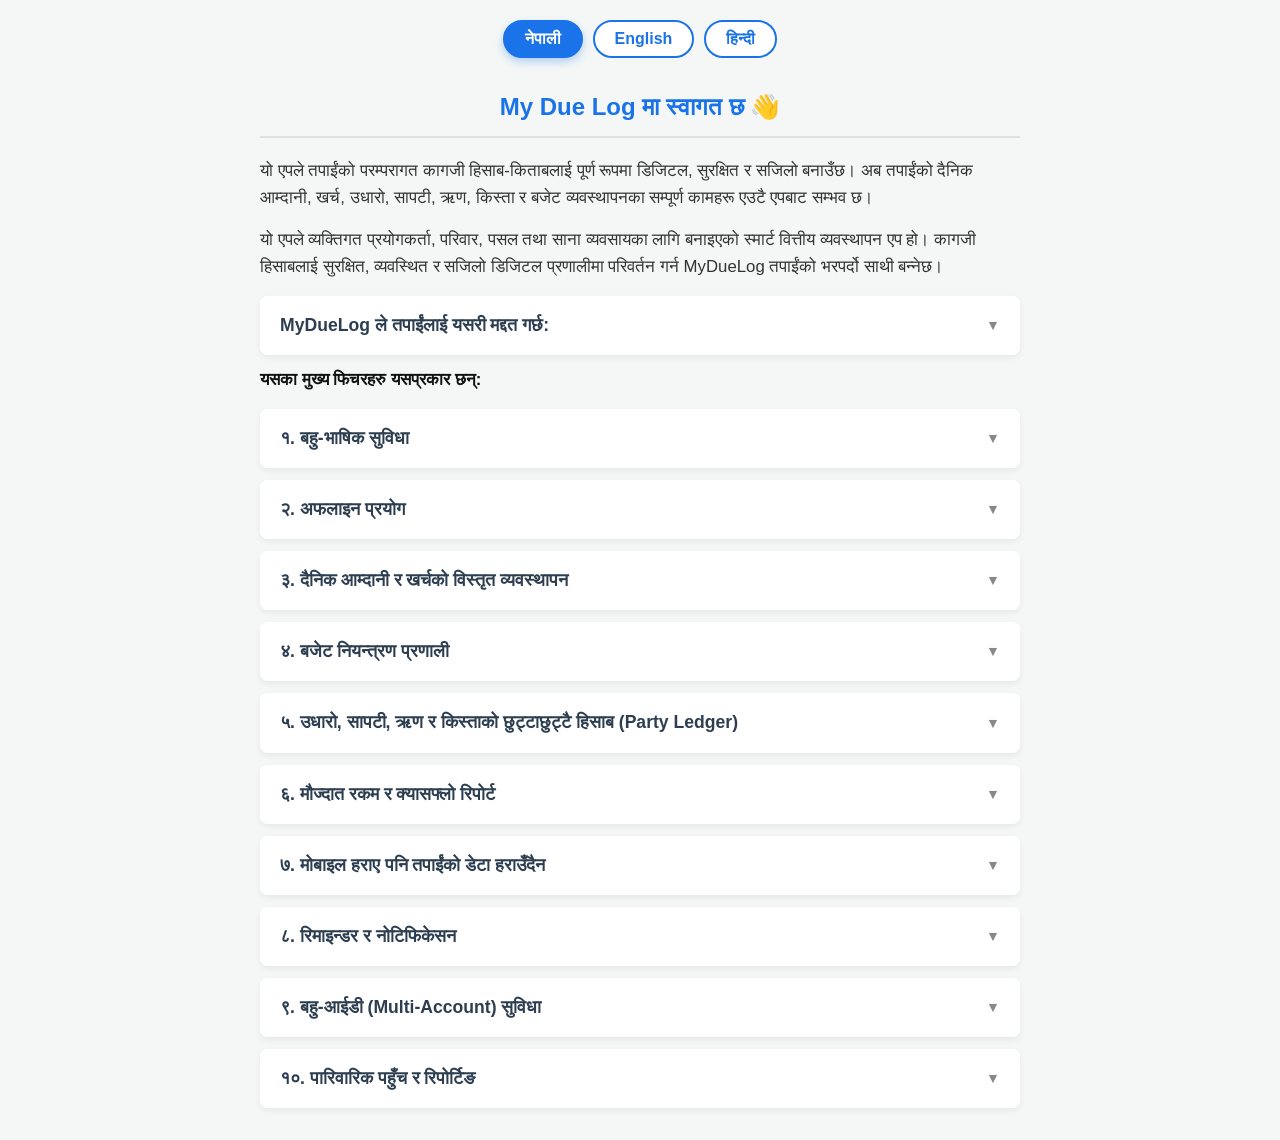
<file: feature_nep.html>
<!DOCTYPE html>
<html lang="ne">
<head>
    <meta charset="UTF-8">
    <meta name="viewport" content="width=device-width, initial-scale=1.0">
    <title>My Due Log</title>
    <style>
        /* सबै डिभाइसको लागि रेस्पोन्सिभ सेटिङ */
        * {
            box-sizing: border-box;
            margin: 0;
            padding: 0;
        }
        body {
            font-family: 'Segoe UI', Roboto, Helvetica, Arial, sans-serif;
            line-height: 1.6;
            color: #333;
            max-width: 800px;
            margin: auto;
            padding: 20px;
            background-color: #f4f7f6; /* हल्का र शान्त ब्याकग्राउन्ड */
        }
        h2 {
            color: #1a73e8; /* आकर्षक नीलो रङ */
            text-align: center;
            margin-bottom: 20px;
            padding-bottom: 10px;
            border-bottom: 2px solid #e0e0e0;
        }
        p {
            margin-bottom: 15px;
            font-size: 1.05em;
        }
        details {
            background: #ffffff;
            border: none;
            border-radius: 8px;
            margin-bottom: 12px;
            box-shadow: 0 3px 6px rgba(0,0,0,0.06); /* आधुनिक छायाँ (Shadow) */
            overflow: hidden;
            transition: box-shadow 0.3s ease;
        }
        details:hover {
            box-shadow: 0 5px 12px rgba(0,0,0,0.12); /* माउस लैजाँदा छायाँ बढ्ने */
        }
        summary {
            font-weight: bold;
            font-size: 1.1em;
            cursor: pointer;
            padding: 15px 20px;
            background-color: #ffffff;
            color: #2c3e50;
            list-style: none; /* पुरानो एरो (Arrow) हटाउन */
            position: relative;
            display: block;
            border-bottom: 1px solid transparent;
            transition: background-color 0.3s ease, color 0.3s ease;
        }
        summary::-webkit-details-marker {
            display: none; /* Safari को लागि पुरानो एरो हटाउन */
        }
        /* नयाँ एरो डिजाइन (दायाँतिर) */
        summary::after {
            content: '▼';
            position: absolute;
            right: 20px;
            top: 50%;
            transform: translateY(-50%);
            font-size: 0.8em;
            color: #888;
            transition: transform 0.3s ease;
        }
        details[open] summary {
            background-color: #f8faff; /* खुल्दाको ब्याकग्राउन्ड */
            color: #1a73e8;
            border-bottom: 1px solid #eeeeee;
        }
        details[open] summary::after {
            transform: translateY(-50%) rotate(180deg); /* खुल्दा एरो घुम्ने */
            color: #1a73e8;
        }
        .content {
            padding: 20px;
            background-color: #fafbfc;
            border-bottom-left-radius: 8px;
            border-bottom-right-radius: 8px;
        }
        ul {
            margin-top: 10px;
            margin-bottom: 10px;
            padding-left: 25px;
        }
        li {
            margin-bottom: 8px;
        }
        strong {
            color: #111;
        }
        
        /* मोबाइल डिभाइसको लागि रेस्पोन्सिभ डिजाइन */
        @media (max-width: 600px) {
            body {
                padding: 15px;
            }
            h2 {
                font-size: 1.5em;
            }
            summary {
                font-size: 1.05em;
                padding: 12px 15px;
            }
            summary::after {
                right: 15px;
            }
            .content {
                padding: 15px;
            }
        }

        /* भाषा परिवर्तन गर्ने बटनको डिजाइन */
        .lang-switch-container {
            text-align: center;
            margin-bottom: 30px;
            display: flex;
            justify-content: center;
            gap: 10px;
            flex-wrap: wrap;
        }
        .lang-btn {
            background-color: #fff;
            border: 2px solid #1a73e8;
            color: #1a73e8;
            padding: 8px 20px;
            border-radius: 25px;
            font-weight: bold;
            cursor: pointer;
            transition: all 0.3s ease;
            font-size: 1em;
            outline: none;
        }
        .lang-btn:hover {
            background-color: #f0f4fc;
        }
        .lang-btn.active {
            background-color: #1a73e8;
            color: #fff;
            box-shadow: 0 4px 8px rgba(26, 115, 232, 0.3);
        }
        .lang-content {
            display: none;
        }
        .lang-content.active {
            display: block;
            animation: fadeIn 0.4s ease-in-out;
        }
        @keyframes fadeIn {
            from { opacity: 0; transform: translateY(5px); }
            to { opacity: 1; transform: translateY(0); }
        }
    </style>
</head>
<body>

    <!-- भाषा छान्ने बटनहरू -->
    <div class="lang-switch-container">
        <button class="lang-btn active" onclick="switchLanguage('ne', this)">नेपाली</button>
        <button class="lang-btn" onclick="switchLanguage('en', this)">English</button>
        <button class="lang-btn" onclick="switchLanguage('hi', this)">हिन्दी</button>
    </div>

    <!-- नेपाली भाषाको खण्ड -->
    <div id="lang-ne" class="lang-content active">
        <h2>My Due Log मा स्वागत छ 👋</h2>
        <p>यो एपले तपाईंको परम्परागत कागजी हिसाब-किताबलाई पूर्ण रूपमा डिजिटल, सुरक्षित र सजिलो बनाउँछ। अब तपाईंको दैनिक आम्दानी, खर्च, उधारो, सापटी, ऋण, किस्ता र बजेट व्यवस्थापनका सम्पूर्ण कामहरू एउटै एपबाट सम्भव छ।</p>
        <p>यो एपले व्यक्तिगत प्रयोगकर्ता, परिवार, पसल तथा साना व्यवसायका लागि बनाइएको स्मार्ट वित्तीय व्यवस्थापन एप हो। कागजी हिसाबलाई सुरक्षित, व्यवस्थित र सजिलो डिजिटल प्रणालीमा परिवर्तन गर्न MyDueLog तपाईंको भरपर्दो साथी बन्नेछ।</p>
    
        <details>
            <summary>MyDueLog ले तपाईंलाई यसरी मद्दत गर्छ:</summary>
            <div class="content">
                <ul>
                    <li>💰 आम्दानी र खर्च व्यवस्थित राख्न।</li>
                    <li>👥 ग्राहक, सप्लायर र साथीको छुट्टै हिसाब राख्न।</li>
                    <li>📊 रिपोर्ट र चार्टबाट आफ्नो आर्थिक अवस्था बुझ्न।</li>
                    <li>🎯 बजेट बनाएर खर्च नियन्त्रण गर्न।</li>
                    <li>🔔 बाँकी रकमको सम्झना (Reminder) पाउन।</li>
                    <li>☁️ Cloud मा डेटा सुरक्षित Backup र Sync गर्न।</li>
                    <li>🇳🇵 नेपाली (BS) र अंग्रेजी (AD) दुवै मितिमा हिसाब राख्न।</li>
                </ul>
            </div>
        </details>
    
        <p><strong>यसका मुख्य फिचरहरु यसप्रकार छन्:</strong></p>
    
        <details>
            <summary>१. बहु-भाषिक सुविधा</summary>
            <div class="content">
                आफ्नो भाषा अनुसार प्रयोग गर्न सकिन्छ।
            </div>
        </details>
    
        <details>
            <summary>२. अफलाइन प्रयोग</summary>
            <div class="content">
                इन्टरनेट नहुँदा (अफलाइन) पनि सजिलै चलाउन सकिन्छ र नेट भएको बेला सिङ्क गर्न सकिन्छ।
            </div>
        </details>
    
        <details>
            <summary>३. दैनिक आम्दानी र खर्चको विस्तृत व्यवस्थापन</summary>
            <div class="content">
                <p>MyDueLog मा आफ्नो दैनिक आम्दानी, खर्च, बचत र अन्य आर्थिक कारोबारहरू सजिलै रेकर्ड गर्न सकिन्छ। यसले कागजी हिसाब-किताबको झन्झटलाई डिजिटल रूपमा परिवर्तन गर्छ।</p>
                <ul>
                    <li><strong>सजिलो खोजी:</strong> कुनै पनि दिन, महिना वा वर्षको हिसाब पछि आवश्यक पर्दा पुराना कारोबार मिति, नाम वा रकम अनुसार सजिलै हेर्न र खोज्न सकिन्छ।</li>
                    <li><strong>स्मार्ट रेकर्ड (बिल/भौचर):</strong> प्रत्येक कारोबारसँग बिल, रसिद वा भौचरको फोटो जोडेर सुरक्षित राख्न सकिन्छ। पछि आवश्यक पर्दा ती फोटो बढाएर हेर्न (Zoom) वा WhatsApp, Email आदिमा Share गर्न सकिन्छ। महत्त्वपूर्ण बिल हराउने चिन्ता कम हुन्छ।</li>
                    <li><strong>फिल्टर सुविधा:</strong> फोटोहरूलाई स्रोत (Payment/Transaction), Party र प्रकार (IN/OUT) अनुसार फिल्टर गर्न सकिन्छ।</li>
                    <li><strong>सम्पूर्ण रिपोर्ट र चार्ट:</strong> कुल आम्दानी, खर्च र बचतको सम्पूर्ण विवरण एकै ठाउँमा हेर्न सकिन्छ। विभिन्न चार्ट र ग्राफमार्फत समग्र आर्थिक चित्र प्रस्तुत हुन्छ। कुन ठाउँमा, कुन समयमा, परिवारको कुन सदस्यले र कुन Category मा धेरै खर्च भयो भन्ने विश्लेषण सजिलै प्राप्त गर्न सकिन्छ। र उक्त रिपोट WhatsApp, Email आदिमा Share गर्न सकिन्छ।</li>
                    <li><strong>गल्ती सच्याउने सुविधा:</strong> कुनै कारोबारमा गल्ती भएमा सजिलै सम्पादन गर्न (Edit) र आवश्यक नभएका कारोबार हटाउन (Delete) सकिन्छ।</li>
                </ul>
                <p>तपाईंले आम्दानी र खर्चसँग सम्बन्धित यी सम्पूर्ण जिज्ञासाहरूको उत्तर एपमै पाउनुहुनेछ:</p>
                <ul>
                    <li>आजसम्म कति आम्दानी भयो?</li>
                    <li>आज कति खर्च भयो?</li>
                    <li>यो महिना कति आम्दानी भयो?</li>
                    <li>यो महिना कति खर्च भयो?</li>
                    <li>यो वर्ष कति आम्दानी भयो?</li>
                    <li>यो वर्ष कति खर्च भयो?</li>
                    <li>अहिलेसम्म कुल आम्दानी कति छ?</li>
                    <li>अहिलेसम्म कुल खर्च कति छ?</li>
                    <li>अहिले कति बचत बाँकी छ?</li>
                    <li>बचत आम्दानीको कति प्रतिशत हो?</li>
                    <li>कुन दिन सबैभन्दा धेरै आम्दानी भयो?</li>
                    <li>कुन दिन सबैभन्दा धेरै खर्च भयो?</li>
                    <li>सबैभन्दा ठूलो खर्च कुन थियो?</li>
                    <li>सबैभन्दा ठूलो आम्दानी कुन थियो?</li>
                    <li>गत महिना भन्दा यो महिना खर्च बढ्यो कि घट्यो?</li>
                    <li>गत महिना भन्दा यो महिना आम्दानी बढ्यो कि घट्यो?</li>
                    <li>दैनिक औसत खर्च कति छ?</li>
                    <li>दैनिक औसत आम्दानी कति छ?</li>
                    <li>यस महिनाको बचत लक्ष्य पुगेको छ?</li>
                    <li>खाना खर्च कति भयो?</li>
                    <li>यात्रा खर्च कति भयो?</li>
                    <li>घर खर्च कति भयो?</li>
                    <li>व्यवसाय खर्च कति भयो?</li>
                    <li>कुन Category मा सबैभन्दा धेरै खर्च भयो?</li>
                    <li>कुन Category मा सबैभन्दा कम खर्च भयो?</li>
                    <li>यस महिनाको Top 5 खर्च Category कुन हुन्?</li>
                    <li>गत महिना भन्दा कुन Category को खर्च बढ्यो?</li>
                    <li>कुन Category को खर्च घट्यो?</li>
                    <li>Recurring Expense कुन-कुन छन्?</li>
                    <li>सबैभन्दा धेरै दोहोरिएको खर्च कुन हो?</li>
                </ul>
            </div>
        </details>
    
        <details>
            <summary>४. बजेट नियन्त्रण प्रणाली</summary>
            <div class="content">
                <p>प्रत्येक महिना वा वर्षको लागि आफ्नो खर्चको सीमा (Budget) निर्धारण गर्न सकिन्छ। खर्च बढ्दै जाँदा बजेट कति बाँकी छ, बजेट नाघ्न लागेको छ वा नाघिसकेको छ भन्ने जानकारी तुरुन्त देखिन्छ। यसबाट Category अनुसार अलग-अलग बजेट राख्न, खर्चको प्रगति (Progress) बुझ्न र अनावश्यक खर्च नियन्त्रण गर्न सहयोग पुग्छ।</p>
                <p>Budget Status का तीन अवस्था:</p>
                <ul>
                    <li>🟢 SAFE (हरियो): खर्च बजेटको ८०% भन्दा कम छ। (खर्च सुरक्षित सीमाभित्र छ)</li>
                    <li>🟠 WARNING (सुन्तला): खर्च बजेटको ८०% देखि १००% बीच पुगेको छ। (बजेट सकिन लागेको छ, ध्यान दिनुहोस्)</li>
                    <li>🔴 CROSSED (रातो): खर्च बजेट भन्दा बढी भइसकेको छ। (बजेट नाघिसकेको छ)</li>
                </ul>
                <p>बजेटसँग सम्बन्धित यी जिज्ञासाहरूको उत्तर पनि पाउनुहुनेछ:</p>
                <ul>
                    <li>यो महिनाको बजेट कति छ?</li>
                    <li>खाना बजेट कति बाँकी छ?</li>
                    <li>यात्रा बजेट कति बाँकी छ?</li>
                    <li>कुन बजेट SAFE छ?</li>
                    <li>कुन बजेट WARNING मा छ?</li>
                    <li>कुन बजेट CROSSED भयो?</li>
                    <li>कुन Category ले बजेट नाघ्यो?</li>
                    <li>कति प्रतिशत बजेट खर्च भइसक्यो?</li>
                    <li>बजेट लक्ष्य पूरा भयो?</li>
                    <li>कुन बजेट सबैभन्दा छिटो सकियो?</li>
                    <li>कुन बजेटमा अझै धेरै रकम बाँकी छ?</li>
                    <li>गत महिना भन्दा बजेट सुधार भयो?</li>
                    <li>Budget Progress कति छ?</li>
                    <li>यस वर्षको बजेट कति प्रयोग भयो?</li>
                    <li>बजेट अनुसार बचत सम्भव छ?</li>
                </ul>
            </div>
        </details>
    
        <details>
            <summary>५. उधारो, सापटी, ऋण र किस्ताको छुट्टाछुट्टै हिसाब (Party Ledger)</summary>
            <div class="content">
                <p>ग्राहक, सप्लायर, साथी, आफन्त वा अन्य व्यक्तिसँग भएका सबै कारोबार छुट्टाछुट्टै राख्न सकिन्छ। उधारो, सापटी, ऋण र किस्तासम्बन्धी हिसाब व्यवस्थित रूपमा राख्न र प्रत्येक भुक्तानीपछि बाँकी रकम (Balance) स्वतः अपडेट हुन्छ。</p>
                <ul>
                    <li>कसले कति पैसा दिन बाँकी छ र कसलाई कति तिर्न बाँकी छ प्रष्ट हेर्न सकिन्छ।</li>
                    <li>कारोबारको मिति, रकम, प्रकार, व्यक्ति वा ग्राहक, लिनुपर्ने पार्टी, दिनुपर्ने पार्टी, सेटल भइसकेको पार्टी र लेनदेन गर्ने सदस्य अनुसार फिल्टर गरी कारोबार खोज्न सकिन्छ।</li>
                    <li>प्रत्येक कारोबारसँग बिल, रसिद वा भौचरको फोटो जोडेर सुरक्षित राख्न सकिन्छ। पछि आवश्यक पर्दा ती फोटो बढाएर हेर्न (Zoom) वा WhatsApp, Email आदिमा Share गर्न सकिन्छ। महत्त्वपूर्ण बिल हराउने चिन्ता कम हुन्छ।</li>
                    <li>कुनै व्यक्तिको पार्टी स्टेटमेन्ट (Statement) हेर्न र आवश्यक पर्दा WhatsApp, Email आदिमा Share गर्न सकिन्छ।</li>
                    <li>ब्याजसहितको हिसाब राख्न, आउने मितिमा हुने ब्याजसहितको रकम हेर्न र किस्ता अनुसार भुक्तानीको इतिहास सुरक्षित राख्न सकिन्छ।</li>
                </ul>
                <p>लेनदेन र पार्टीसँग सम्बन्धित यी जिज्ञासाहरूको उत्तर पनि पाउनुहुनेछ:</p>
                <ul>
                    <li>कसले मलाई पैसा दिन बाँकी छ?</li>
                    <li>मैले कसलाई पैसा तिर्न बाँकी छ?</li>
                    <li>कससँग सबैभन्दा धेरै बाँकी रकम छ?</li>
                    <li>कुन Party सँग सबैभन्दा धेरै कारोबार भयो?</li>
                    <li>कुन Party को हिसाब मिलिसकेको छ?</li>
                    <li>कुन Party ले सबैभन्दा धेरै पैसा तिर्यो?</li>
                    <li>कुन Party बाट सबैभन्दा धेरै रकम लिन बाँकी छ?</li>
                    <li>कुन Party लाई सबैभन्दा धेरै तिर्न बाँकी छ?</li>
                    <li>कुन Party को Running Balance कति छ?</li>
                    <li>कुन Party को अन्तिम कारोबार कहिले भयो?</li>
                    <li>कुन Party सँग नगद कारोबार भयो?</li>
                    <li>कुन कारोबार कहिले भएको थियो?</li>
                    <li>कुन कारोबार कुन मितिमा भएको थियो?</li>
                    <li>आज भएका सबै कारोबार के हुन्?</li>
                    <li>सबैभन्दा ठूलो कारोबार कुन थियो?</li>
                    <li>सबैभन्दा सानो कारोबार कुन थियो?</li>
                    <li>आजको अन्तिम कारोबार कुन थियो?</li>
                    <li>आज तिर्नुपर्ने रकम कति छ?</li>
                    <li>आज उठाउनुपर्ने रकम कति छ?</li>
                    <li>यस हप्ताका Due कुन-कुन छन्?</li>
                    <li>यस महिनाका Due कुन-कुन छन्?</li>
                    <li>Overdue रकम कुन-कुन छन्?</li>
                    <li>अर्को किस्ता कहिले तिर्नुपर्ने छ?</li>
                    <li>अर्को किस्ता रकम कति छ?</li>
                    <li>कति किस्ता तिरियो?</li>
                    <li>कति किस्ता बाँकी छ?</li>
                    <li>ब्याज कति थपियो?</li>
                    <li>कुल ब्याज कति भयो?</li>
                    <li>कुन Loan सबैभन्दा ठूलो छ?</li>
                </ul>
            </div>
        </details>
    
        <details>
            <summary>६. मौज्दात रकम र क्यासफ्लो रिपोर्ट</summary>
            <div class="content">
                हातमा रहेको नगद मौज्दात हेर्न सकिन्छ। कति रकम आयो, कति खर्च भयो र अहिले कति बाँकी छ भन्ने विवरण स्पष्ट उपलब्ध हुन्छ।
            </div>
        </details>
    
        <details>
            <summary>७. मोबाइल हराए पनि तपाईंको डेटा हराउँदैन</summary>
            <div class="content">
                तपाईंको हिसाब महत्त्वपूर्ण छ। त्यसैले MyDueLog ले Firebase मार्फत डेटा सुरक्षित Backup र Sync गर्छ। यसबाट नयाँ मोबाइलमा Login गरेपछि डेटा स्वतः पुनः प्राप्त हुन्छ। उदाहरण: मोबाइल बिग्रियो भने पनि तपाईंको वर्षौंको हिसाब र फोटोहरू सुरक्षित रहन्छ।
            </div>
        </details>
    
        <details>
            <summary>८. रिमाइन्डर र नोटिफिकेसन</summary>
            <div class="content">
                समयमै पेमेन्ट गर्न र आवश्यक कार्यहरूको लागि एपले रिमाइन्डर वा नोटिफिकेसन देखाउँछ।
            </div>
        </details>
    
        <details>
            <summary>९. बहु-आईडी (Multi-Account) सुविधा</summary>
            <div class="content">
                एउटै डिभाइसमा धेरै आईडी (Accounts) सजिलै चलाउन सकिन्छ।
            </div>
        </details>
    
        <details>
            <summary>१०. पारिवारिक पहुँच र रिपोर्टिङ</summary>
            <div class="content">
                एउटै आईडीबाट परिवारका सबै सदस्यले आ-आफ्नो डिभाइसमा चलाउन सक्ने र सबैको रेकर्ड तथा रिपोर्ट अलग-अलग वा एकमुष्ट हेर्न सकिने उत्कृष्ट सुविधा यसमा छ।
            </div>
        </details>
    </div>

    <!-- अंग्रेजी भाषाको खण्ड -->
    <div id="lang-en" class="lang-content">
        <h2>Welcome to My Due Log 👋</h2>
        <p>This app completely makes your traditional paper accounting digital, secure, and easy. Now, all your tasks of managing daily income, expenses, credit, borrowing, loans, installments, and budget are possible from a single app.</p>
        <p>This is a smart financial management app built for individual users, families, shops, and small businesses. MyDueLog will become your reliable companion to change paper accounting into a secure, organized, and easy digital system.</p>
    
        <details>
            <summary>MyDueLog helps you in this way:</summary>
            <div class="content">
                <ul>
                    <li>💰 To keep income and expenses organized.</li>
                    <li>👥 To keep separate accounts for customers, suppliers, and friends.</li>
                    <li>📊 To understand your financial condition through reports and charts.</li>
                    <li>🎯 To control expenses by making a budget.</li>
                    <li>🔔 To get reminders for remaining due amounts.</li>
                    <li>☁️ To securely Backup and Sync data in the Cloud.</li>
                    <li>🇳🇵 To keep records in both Nepali (BS) and English (AD) dates.</li>
                </ul>
            </div>
        </details>
    
        <p><strong>Its main features are as follows:</strong></p>
    
        <details>
            <summary>1. Multi-language Feature</summary>
            <div class="content">
                Can be used according to your own language.
            </div>
        </details>
    
        <details>
            <summary>2. Offline Use</summary>
            <div class="content">
                It can be easily used even without the internet (offline) and can be synced when the internet is available.
            </div>
        </details>
    
        <details>
            <summary>3. Detailed Management of Daily Income and Expenses</summary>
            <div class="content">
                <p>In MyDueLog, your daily income, expenses, savings, and other financial transactions can be easily recorded. It transforms the hassle of paper accounting into digital form.</p>
                <ul>
                    <li><strong>Easy Search:</strong> Any day's, month's, or year's accounts can be easily viewed and searched by old transaction date, name, or amount when needed later.</li>
                    <li><strong>Smart Record (Bill/Voucher):</strong> A photo of the bill, receipt, or voucher can be attached and kept secure with each transaction. Later, when needed, those photos can be zoomed to view or shared on WhatsApp, Email, etc. The worry of losing important bills is reduced.</li>
                    <li><strong>Filter Feature:</strong> Photos can be filtered according to source (Payment/Transaction), Party, and type (IN/OUT).</li>
                    <li><strong>Complete Reports and Charts:</strong> The complete details of total income, expenses, and savings can be viewed in one place. The overall financial picture is presented through various charts and graphs. An analysis of where, at what time, by which family member, and in which Category the most expense occurred can be easily obtained. And that report can be shared on WhatsApp, Email, etc.</li>
                    <li><strong>Error Correction Feature:</strong> If there is a mistake in any transaction, it can be easily edited and unnecessary transactions can be deleted.</li>
                </ul>
                <p>You will find answers to all these queries related to income and expenses in the app itself:</p>
                <ul>
                    <li>How much income has been earned till today?</li>
                    <li>How much was spent today?</li>
                    <li>How much income was earned this month?</li>
                    <li>How much was spent this month?</li>
                    <li>How much income was earned this year?</li>
                    <li>How much was spent this year?</li>
                    <li>What is the total income so far?</li>
                    <li>What is the total expense so far?</li>
                    <li>How much savings is left now?</li>
                    <li>What percentage of income is savings?</li>
                    <li>On which day was the highest income?</li>
                    <li>On which day was the highest expense?</li>
                    <li>Which was the biggest expense?</li>
                    <li>Which was the biggest income?</li>
                    <li>Did the expense increase or decrease this month compared to last month?</li>
                    <li>Did the income increase or decrease this month compared to last month?</li>
                    <li>What is the average daily expense?</li>
                    <li>What is the average daily income?</li>
                    <li>Has this month's savings goal been reached?</li>
                    <li>How much was the food expense?</li>
                    <li>How much was the travel expense?</li>
                    <li>How much was the home expense?</li>
                    <li>How much was the business expense?</li>
                    <li>In which Category was the highest expense?</li>
                    <li>In which Category was the lowest expense?</li>
                    <li>What are the Top 5 expense Categories of this month?</li>
                    <li>Which Category's expense increased compared to last month?</li>
                    <li>Which Category's expense decreased?</li>
                    <li>What are the Recurring Expenses?</li>
                    <li>Which is the most repeated expense?</li>
                </ul>
            </div>
        </details>
    
        <details>
            <summary>4. Budget Control System</summary>
            <div class="content">
                <p>An expense limit (Budget) can be set for each month or year. As expenses increase, information on how much budget is left, whether the budget is about to be exceeded, or has already been exceeded is immediately visible. This helps in keeping separate budgets according to Category, understanding the progress of expenses, and controlling unnecessary expenses.</p>
                <p>Three states of Budget Status:</p>
                <ul>
                    <li>🟢 SAFE (Green): Expense is less than 80% of the budget. (Expense is within the safe limit)</li>
                    <li>🟠 WARNING (Orange): Expense has reached between 80% and 100% of the budget. (Budget is about to run out, please pay attention)</li>
                    <li>🔴 CROSSED (Red): Expense has exceeded the budget. (Budget has been crossed)</li>
                </ul>
                <p>You will also find answers to these queries related to the budget:</p>
                <ul>
                    <li>What is the budget for this month?</li>
                    <li>How much food budget is left?</li>
                    <li>How much travel budget is left?</li>
                    <li>Which budget is SAFE?</li>
                    <li>Which budget is in WARNING?</li>
                    <li>Which budget is CROSSED?</li>
                    <li>Which Category exceeded the budget?</li>
                    <li>What percentage of the budget has been spent?</li>
                    <li>Is the budget goal fulfilled?</li>
                    <li>Which budget finished the fastest?</li>
                    <li>In which budget is more amount still left?</li>
                    <li>Did the budget improve compared to last month?</li>
                    <li>What is the Budget Progress?</li>
                    <li>How much of this year's budget has been used?</li>
                    <li>Is saving possible according to the budget?</li>
                </ul>
            </div>
        </details>
    
        <details>
            <summary>5. Separate Accounting for Credit, Borrowing, Loan, and Installments (Party Ledger)</summary>
            <div class="content">
                <p>All transactions with customers, suppliers, friends, relatives, or other persons can be kept separately. Accounts related to credit, borrowing, loans, and installments are kept systematically and the remaining amount (Balance) is automatically updated after each payment.</p>
                <ul>
                    <li>It can be clearly seen who has to pay how much money to you and how much you have to pay to whom.</li>
                    <li>Transactions can be searched by filtering according to transaction date, amount, type, person or customer, receivable party, payable party, settled party, and the member making the transaction.</li>
                    <li>A photo of the bill, receipt, or voucher can be attached and kept secure with each transaction. Later, when needed, those photos can be zoomed to view or shared on WhatsApp, Email, etc. The worry of losing important bills is reduced.</li>
                    <li>The Party Statement of any person can be viewed and shared on WhatsApp, Email, etc. when necessary.</li>
                    <li>Accounts can be kept with interest, the amount with interest on upcoming dates can be viewed, and the payment history according to installments can be kept secure.</li>
                </ul>
                <p>You will also find answers to these queries related to transactions and parties:</p>
                <ul>
                    <li>Who has to pay money to me?</li>
                    <li>To whom do I have to pay money?</li>
                    <li>With whom is the highest remaining amount?</li>
                    <li>With which Party did the most transactions occur?</li>
                    <li>Which Party's account has been settled?</li>
                    <li>Which Party paid the most money?</li>
                    <li>From which Party is the most amount receivable?</li>
                    <li>To which Party is the most amount payable?</li>
                    <li>What is the Running Balance of which Party?</li>
                    <li>When did the last transaction of which Party happen?</li>
                    <li>With which Party did a cash transaction happen?</li>
                    <li>When did which transaction happen?</li>
                    <li>Which transaction happened on which date?</li>
                    <li>What are all the transactions that happened today?</li>
                    <li>Can only Payment In be viewed?</li>
                    <li>Can only Payment Out be viewed?</li>
                    <li>Which was the biggest transaction?</li>
                    <li>Which was the smallest transaction?</li>
                    <li>Which was the last transaction of today?</li>
                    <li>What is the amount to be paid today?</li>
                    <li>What is the amount to be collected today?</li>
                    <li>What are the Dues of this week?</li>
                    <li>What are the Dues of this month?</li>
                    <li>What are the Overdue amounts?</li>
                    <li>When is the next installment to be paid?</li>
                    <li>What is the next installment amount?</li>
                    <li>How many installments were paid?</li>
                    <li>How many installments are left?</li>
                    <li>How much interest was added?</li>
                    <li>What is the total interest?</li>
                    <li>Which Loan is the biggest?</li>
                </ul>
            </div>
        </details>
    
        <details>
            <summary>6. Balance Amount and Cashflow Report</summary>
            <div class="content">
                The cash balance in hand can be viewed. Details of how much amount came, how much was spent, and how much is left now are clearly available.
            </div>
        </details>
    
        <details>
            <summary>7. Even if the mobile is lost, your data is not lost</summary>
            <div class="content">
                Your accounting is important. Therefore, MyDueLog securely Backups and Syncs data via Firebase. Due to this, data is automatically recovered after logging into a new mobile. Example: Even if the mobile breaks down, your years of accounting and photos remain safe.
            </div>
        </details>
    
        <details>
            <summary>8. Reminders and Notifications</summary>
            <div class="content">
                The app shows reminders or notifications for timely payments and necessary tasks.
            </div>
        </details>
    
        <details>
            <summary>9. Multi-Account Feature</summary>
            <div class="content">
                Multiple IDs (Accounts) can be easily used on the same device.
            </div>
        </details>
    
        <details>
            <summary>10. Family Access and Reporting</summary>
            <div class="content">
                It has an excellent feature where all family members can use it on their respective devices from a single ID, and everyone's records and reports can be viewed separately or together.
            </div>
        </details>
    </div>

    <!-- हिन्दी भाषाको खण्ड -->
    <div id="lang-hi" class="lang-content">
        <h2>My Due Log में आपका स्वागत है 👋</h2>
        <p>यह ऐप आपके पारंपरिक कागजी हिसाब-किताब को पूरी तरह से डिजिटल, सुरक्षित और आसान बनाता है। अब आपकी दैनिक आय, खर्च, उधार, ऋण, किश्त और बजट प्रबंधन के सभी काम एक ही ऐप से संभव हैं।</p>
        <p>यह ऐप व्यक्तिगत उपयोगकर्ताओं, परिवारों, दुकानों और छोटे व्यवसायों के लिए बनाया गया एक स्मार्ट वित्तीय प्रबंधन ऐप है। कागजी हिसाब को सुरक्षित, व्यवस्थित और आसान डिजिटल प्रणाली में बदलने के लिए MyDueLog आपका भरोसेमंद साथी बनेगा।</p>
    
        <details>
            <summary>MyDueLog आपकी इस प्रकार मदद करता है:</summary>
            <div class="content">
                <ul>
                    <li>💰 आय और खर्च को व्यवस्थित रखने में।</li>
                    <li>👥 ग्राहकों, सप्लायरों और दोस्तों का अलग हिसाब रखने में।</li>
                    <li>📊 रिपोर्ट और चार्ट से अपनी आर्थिक स्थिति समझने में।</li>
                    <li>🎯 बजट बनाकर खर्च को नियंत्रित करने में।</li>
                    <li>🔔 बकाया राशि की याद (Reminder) पाने में।</li>
                    <li>☁️ Cloud में डेटा को सुरक्षित Backup और Sync करने में।</li>
                    <li>🇳🇵 नेपाली (BS) और अंग्रेजी (AD) दोनों तिथियों में हिसाब रखने में।</li>
                </ul>
            </div>
        </details>
    
        <p><strong>इसके मुख्य फीचर्स इस प्रकार हैं:</strong></p>
    
        <details>
            <summary>१. बहु-भाषी सुविधा</summary>
            <div class="content">
                अपनी भाषा के अनुसार उपयोग किया जा सकता है।
            </div>
        </details>
    
        <details>
            <summary>२. ऑफलाइन उपयोग</summary>
            <div class="content">
                इंटरनेट न होने पर (ऑफ़लाइन) भी आसानी से चलाया जा सकता है और नेट उपलब्ध होने पर सिंक किया जा सकता है।
            </div>
        </details>
    
        <details>
            <summary>३. दैनिक आय और खर्च का विस्तृत प्रबंधन</summary>
            <div class="content">
                <p>MyDueLog में अपनी दैनिक आय, खर्च, बचत और अन्य आर्थिक लेनदेन को आसानी से रिकॉर्ड किया जा सकता है। यह कागजी हिसाब-किताब की परेशानी को डिजिटल रूप में बदल देता है।</p>
                <ul>
                    <li><strong>आसान खोज:</strong> किसी भी दिन, महीने या वर्ष का हिसाब बाद में आवश्यकता पड़ने पर पुराने लेनदेन की तारीख, नाम या राशि के अनुसार आसानी से देखा और खोजा जा सकता है।</li>
                    <li><strong>स्मार्ट रिकॉर्ड (बिल/वाउचर):</strong> प्रत्येक लेनदेन के साथ बिल, रसीद या वाउचर की फोटो जोड़कर सुरक्षित रखा जा सकता है। बाद में आवश्यकता पड़ने पर उन तस्वीरों को बड़ा करके देखने (Zoom) या WhatsApp, Email आदि पर Share किया जा सकता है। महत्वपूर्ण बिल खोने की चिंता कम हो जाती है।</li>
                    <li><strong>फ़िल्टर सुविधा:</strong> तस्वीरों को स्रोत (Payment/Transaction), Party और प्रकार (IN/OUT) के अनुसार फ़िल्टर किया जा सकता है।</li>
                    <li><strong>संपूर्ण रिपोर्ट और चार्ट:</strong> कुल आय, खर्च और बचत का संपूर्ण विवरण एक ही स्थान पर देखा जा सकता है। विभिन्न चार्ट और ग्राफ़ के माध्यम से समग्र आर्थिक चित्र प्रस्तुत होता है। किस स्थान पर, किस समय, परिवार के किस सदस्य ने और किस Category में सबसे ज्यादा खर्च किया, इसका विश्लेषण आसानी से प्राप्त किया जा सकता है। और उस रिपोर्ट को WhatsApp, Email आदि पर Share किया जा सकता है।</li>
                    <li><strong>गलती सुधारने की सुविधा:</strong> यदि किसी लेनदेन में कोई गलती होती है, तो उसे आसानी से संपादित (Edit) किया जा सकता है और अनावश्यक लेनदेन को हटाया (Delete) जा सकता है।</li>
                </ul>
                <p>आपको आय और खर्च से संबंधित इन सभी सवालों के जवाब ऐप में ही मिल जाएंगे:</p>
                <ul>
                    <li>आज तक कितनी आय हुई?</li>
                    <li>आज कितना खर्च हुआ?</li>
                    <li>इस महीने कितनी आय हुई?</li>
                    <li>इस महीने कितना खर्च हुआ?</li>
                    <li>इस वर्ष कितनी आय हुई?</li>
                    <li>इस वर्ष कितना खर्च हुआ?</li>
                    <li>अब तक कुल आय कितनी है?</li>
                    <li>अब तक कुल खर्च कितना है?</li>
                    <li>अभी कितनी बचत शेष है?</li>
                    <li>बचत आय का कितना प्रतिशत है?</li>
                    <li>किस दिन सबसे ज्यादा आय हुई?</li>
                    <li>किस दिन सबसे ज्यादा खर्च हुआ?</li>
                    <li>सबसे बड़ा खर्च कौन सा था?</li>
                    <li>सबसे बड़ी आय कौन सी थी?</li>
                    <li>पिछले महीने की तुलना में इस महीने खर्च बढ़ा या घटा?</li>
                    <li>पिछले महीने की तुलना में इस महीने आय बढ़ी या घटी?</li>
                    <li>दैनिक औसत खर्च कितना है?</li>
                    <li>दैनिक औसत आय कितनी है?</li>
                    <li>क्या इस महीने का बचत लक्ष्य पूरा हो गया है?</li>
                    <li>खाने का खर्च कितना हुआ?</li>
                    <li>यात्रा का खर्च कितना हुआ?</li>
                    <li>घर का खर्च कितना हुआ?</li>
                    <li>व्यापार का खर्च कितना हुआ?</li>
                    <li>किस Category में सबसे ज्यादा खर्च हुआ?</li>
                    <li>किस Category में सबसे कम खर्च हुआ?</li>
                    <li>इस महीने की Top 5 खर्च Category कौन सी हैं?</li>
                    <li>पिछले महीने की तुलना में किस Category का खर्च बढ़ा?</li>
                    <li>किस Category का खर्च घटा?</li>
                    <li>Recurring Expense कौन-कौन से हैं?</li>
                    <li>सबसे ज्यादा दोहराया जाने वाला खर्च कौन सा है?</li>
                </ul>
            </div>
        </details>
    
        <details>
            <summary>४. बजट नियंत्रण प्रणाली</summary>
            <div class="content">
                <p>प्रत्येक महीने या वर्ष के लिए अपने खर्च की सीमा (Budget) निर्धारित की जा सकती है। जैसे-जैसे खर्च बढ़ता है, बजट कितना बचा है, बजट पार होने वाला है या पार हो चुका है, इसकी जानकारी तुरंत दिखाई देती है। इससे Category के अनुसार अलग-अलग बजट रखने, खर्च की प्रगति (Progress) समझने और अनावश्यक खर्च को नियंत्रित करने में मदद मिलती है।</p>
                <p>Budget Status की तीन अवस्थाएं:</p>
                <ul>
                    <li>🟢 SAFE (हरा): खर्च बजट के ८०% से कम है। (खर्च सुरक्षित सीमा के भीतर है)</li>
                    <li>🟠 WARNING (नारंगी): खर्च बजट के ८०% से १००% के बीच पहुंच गया है। (बजट समाप्त होने वाला है, ध्यान दें)</li>
                    <li>🔴 CROSSED (लाल): खर्च बजट से अधिक हो गया है। (बजट पार हो चुका है)</li>
                </ul>
                <p>आपको बजट से संबंधित इन सवालों के जवाब भी मिलेंगे:</p>
                <ul>
                    <li>इस महीने का बजट कितना है?</li>
                    <li>खाने का बजट कितना बचा है?</li>
                    <li>यात्रा का बजट कितना बचा है?</li>
                    <li>कौन सा बजट SAFE है?</li>
                    <li>कौन सा बजट WARNING में है?</li>
                    <li>कौन सा बजट CROSSED हो गया?</li>
                    <li>किस Category ने बजट पार किया?</li>
                    <li>कितने प्रतिशत बजट खर्च हो चुका है?</li>
                    <li>क्या बजट लक्ष्य पूरा हो गया?</li>
                    <li>कौन सा बजट सबसे जल्दी खत्म हुआ?</li>
                    <li>किस बजट में अभी भी अधिक राशि बची है?</li>
                    <li>क्या पिछले महीने की तुलना में बजट में सुधार हुआ है?</li>
                    <li>Budget Progress कितनी है?</li>
                    <li>इस वर्ष का कितना बजट उपयोग हुआ?</li>
                    <li>क्या बजट के अनुसार बचत संभव है?</li>
                </ul>
            </div>
        </details>
    
        <details>
            <summary>५. उधार, ऋण, कर्ज़ और किश्तों का अलग-अलग हिसाब (Party Ledger)</summary>
            <div class="content">
                <p>ग्राहकों, सप्लायरों, दोस्तों, रिश्तेदारों या अन्य व्यक्तियों के साथ किए गए सभी लेनदेन अलग-अलग रखे जा सकते हैं। उधार, ऋण और किश्तों से संबंधित हिसाब को व्यवस्थित रूप से रखने और प्रत्येक भुगतान के बाद शेष राशि (Balance) स्वतः अपडेट हो जाती है।</p>
                <ul>
                    <li>किसने कितने पैसे देने बाकी हैं और किसे कितने पैसे चुकाने बाकी हैं, यह स्पष्ट रूप से देखा जा सकता है।</li>
                    <li>लेनदेन की तारीख, राशि, प्रकार, व्यक्ति या ग्राहक, प्राप्त करने वाली पार्टी, देने वाली पार्टी, सेटल हो चुकी पार्टी और लेनदेन करने वाले सदस्य के अनुसार फ़िल्टर करके लेनदेन खोजा जा सकता है।</li>
                    <li>प्रत्येक लेनदेन के साथ बिल, रसीद या वाउचर की फोटो जोड़कर सुरक्षित रखा जा सकता है। बाद में आवश्यकता पड़ने पर उन तस्वीरों को बड़ा करके देखने (Zoom) या WhatsApp, Email आदि पर Share किया जा सकता है। महत्वपूर्ण बिल खोने की चिंता कम हो जाती है।</li>
                    <li>किसी व्यक्ति का पार्टी स्टेटमेंट (Statement) देखा जा सकता है और आवश्यकता पड़ने पर WhatsApp, Email आदि पर Share किया जा सकता है।</li>
                    <li>ब्याज सहित हिसाब रखने, आने वाली तारीख पर ब्याज सहित राशि देखने और किश्तों के अनुसार भुगतान का इतिहास सुरक्षित रखने की सुविधा है।</li>
                </ul>
                <p>आपको लेनदेन और पार्टी से संबंधित इन सवालों के जवाब भी मिलेंगे:</p>
                <ul>
                    <li>किसने मुझे पैसे देने बाकी हैं?</li>
                    <li>मुझे किसे पैसे चुकाने बाकी हैं?</li>
                    <li>किसके पास सबसे ज्यादा बकाया राशि है?</li>
                    <li>किस Party के साथ सबसे ज्यादा लेनदेन हुआ?</li>
                    <li>किस Party का हिसाब चुकता हो चुका है?</li>
                    <li>किस Party ने सबसे ज्यादा पैसे चुकाए?</li>
                    <li>किस Party से सबसे ज्यादा रकम लेनी बाकी है?</li>
                    <li>किस Party को सबसे ज्यादा पैसे चुकाने बाकी हैं?</li>
                    <li>किस Party का Running Balance कितना है?</li>
                    <li>किस Party का अंतिम लेनदेन कब हुआ?</li>
                    <li>किस Party के साथ नकद लेनदेन हुआ?</li>
                    <li>कौन सा लेनदेन कब हुआ था?</li>
                    <li>कौन सा लेनदेन किस तारीख को हुआ था?</li>
                    <li>आज हुए सभी लेनदेन क्या हैं?</li>
                    <li>सबसे बड़ा लेनदेन कौन सा था?</li>
                    <li>सबसे छोटा लेनदेन कौन सा था?</li>
                    <li>आज का अंतिम लेनदेन कौन सा था?</li>
                    <li>आज चुकाई जाने वाली राशि कितनी है?</li>
                    <li>आज वसूल की जाने वाली राशि कितनी है?</li>
                    <li>इस सप्ताह के Due कौन-कौन से हैं?</li>
                    <li>इस महीने के Due कौन-कौन से हैं?</li>
                    <li>Overdue राशि कौन-कौन सी है?</li>
                    <li>अगली किश्त कब चुकानी है?</li>
                    <li>अगली किश्त की राशि कितनी है?</li>
                    <li>कितनी किश्तें चुकाई गईं?</li>
                    <li>कितनी किश्तें बाकी हैं?</li>
                    <li>कितना ब्याज जोड़ा गया?</li>
                    <li>कुल ब्याज कितना हुआ?</li>
                    <li>कौन सा Loan सबसे बड़ा है?</li>
                </ul>
            </div>
        </details>
    
        <details>
            <summary>६. शेष राशि और कैशफ़्लो रिपोर्ट</summary>
            <div class="content">
                हाथ में मौजूद नकद शेष देखा जा सकता है। कितनी राशि आई, कितनी खर्च हुई और अभी कितनी शेष है, इसका विवरण स्पष्ट रूप से उपलब्ध होता है।
            </div>
        </details>
    
        <details>
            <summary>७. मोबाइल खो जाने पर भी आपका डेटा नहीं खोता</summary>
            <div class="content">
                आपका हिसाब महत्वपूर्ण है। इसलिए MyDueLog, Firebase के माध्यम से डेटा को सुरक्षित रूप से Backup और Sync करता है। इससे नए मोबाइल में Login करने के बाद डेटा स्वतः प्राप्त हो जाता है। उदाहरण: यदि मोबाइल खराब भी हो जाए, तो भी आपके वर्षों का हिसाब और तस्वीरें सुरक्षित रहती हैं।
            </div>
        </details>
    
        <details>
            <summary>८. रिमाइंडर और नोटिफिकेशन</summary>
            <div class="content">
                समय पर भुगतान करने और आवश्यक कार्यों के लिए ऐप रिमाइंडर या नोटिफिकेशन दिखाता है।
            </div>
        </details>
    
        <details>
            <summary>९. मल्टी-अकाउंट (Multi-Account) सुविधा</summary>
            <div class="content">
                एक ही डिवाइस पर कई आईडी (Accounts) आसानी से चलाए जा सकते हैं।
            </div>
        </details>
    
        <details>
            <summary>१०. पारिवारिक पहुँच और रिपोर्टिंग</summary>
            <div class="content">
                इसमें एक बेहतरीन सुविधा है कि एक ही आईडी से परिवार के सभी सदस्य अपने-अपने डिवाइस पर इसे चला सकते हैं, और सभी के रिकॉर्ड तथा रिपोर्ट अलग-अलग या एक साथ देखे जा सकते हैं।
            </div>
        </details>
    </div>

    <!-- भाषा परिवर्तन गर्ने जाभास्क्रिप्ट (JavaScript) -->
    <script>
        function switchLanguage(langId, btnElement) {
            // सबै कन्टेन्टहरू लुकाउने
            var contents = document.getElementsByClassName('lang-content');
            for (var i = 0; i < contents.length; i++) {
                contents[i].classList.remove('active');
            }
            
            // सबै बटनको 'active' डिजाइन हटाउने
            var btns = document.getElementsByClassName('lang-btn');
            for (var i = 0; i < btns.length; i++) {
                btns[i].classList.remove('active');
            }
            
            // छानिएको भाषा देखाउने र क्लिक गरिएको बटनलाई 'active' बनाउने
            document.getElementById('lang-' + langId).classList.add('active');
            btnElement.classList.add('active');
            
            // HTML ट्यागको lang एट्रिब्युट परिवर्तन गर्ने (Accessibility को लागि)
            document.documentElement.lang = langId;
        }
    </script>
</body>
</html>
</file>
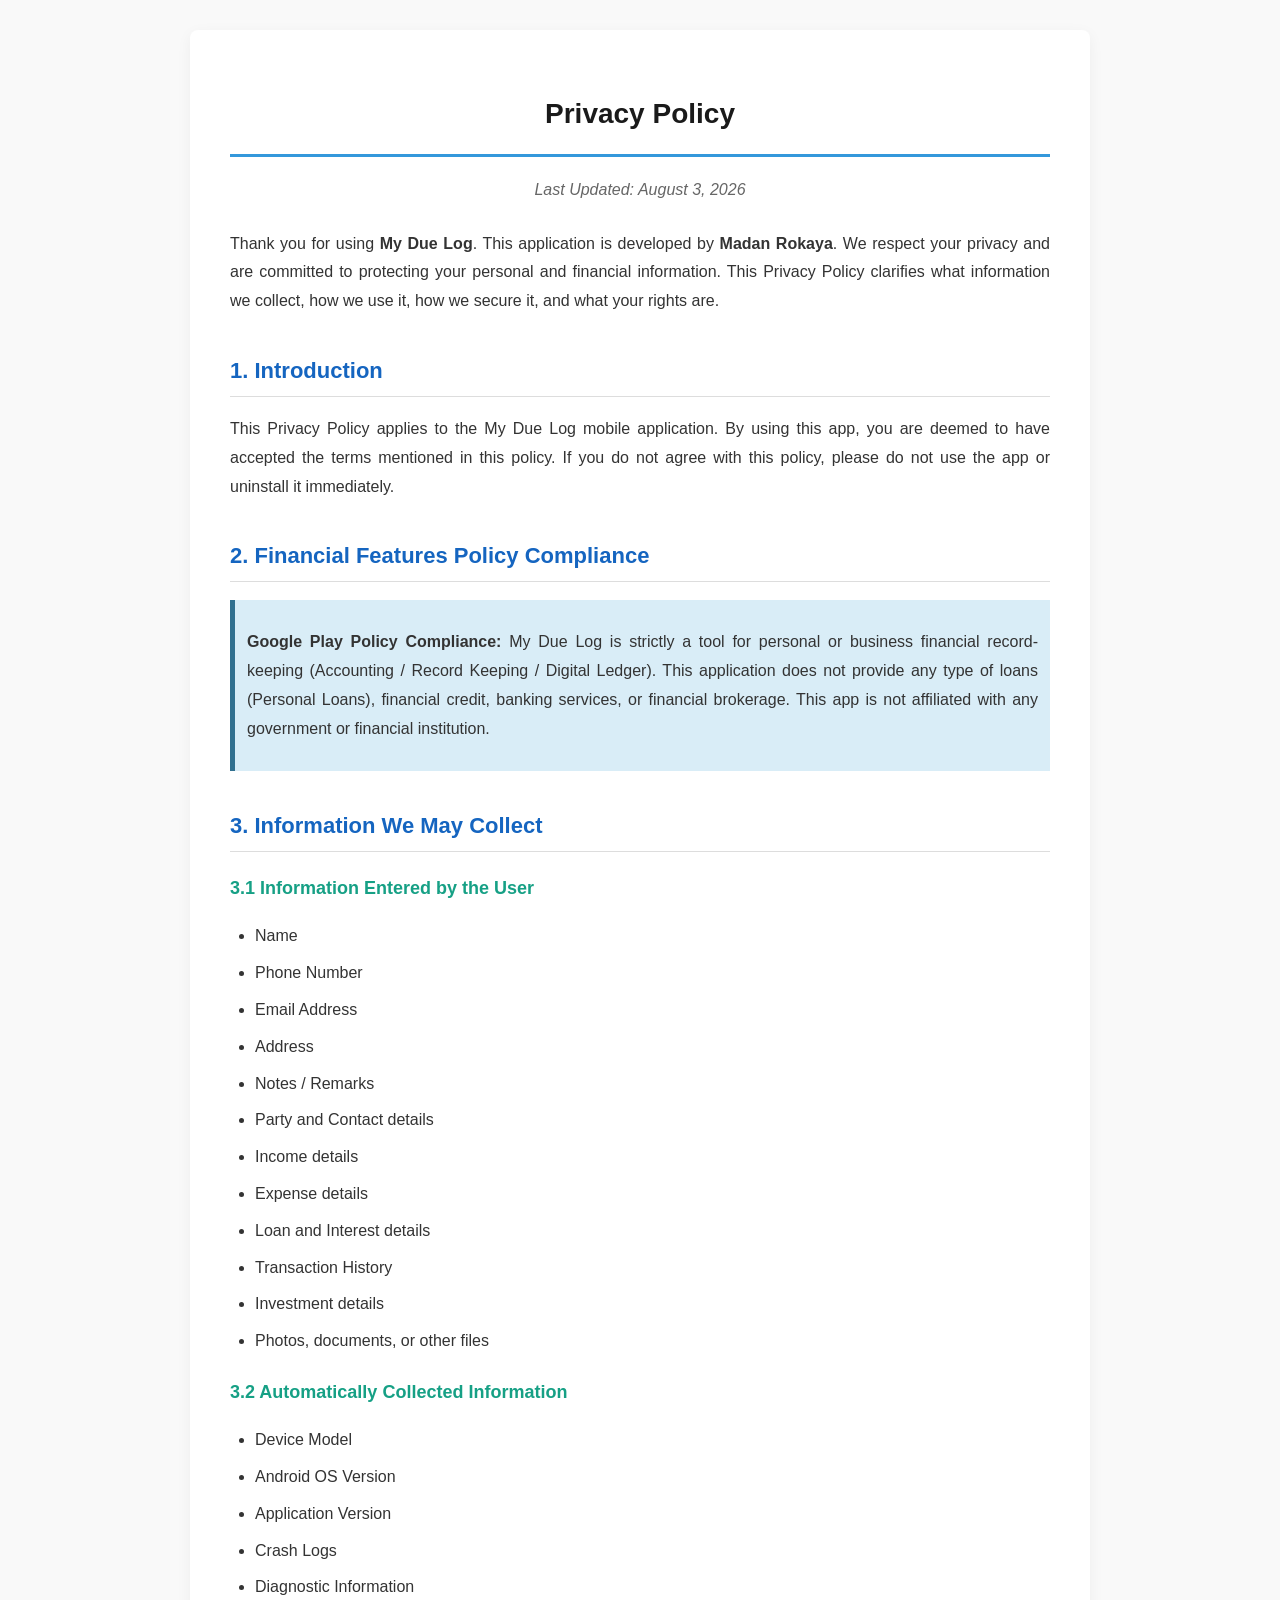
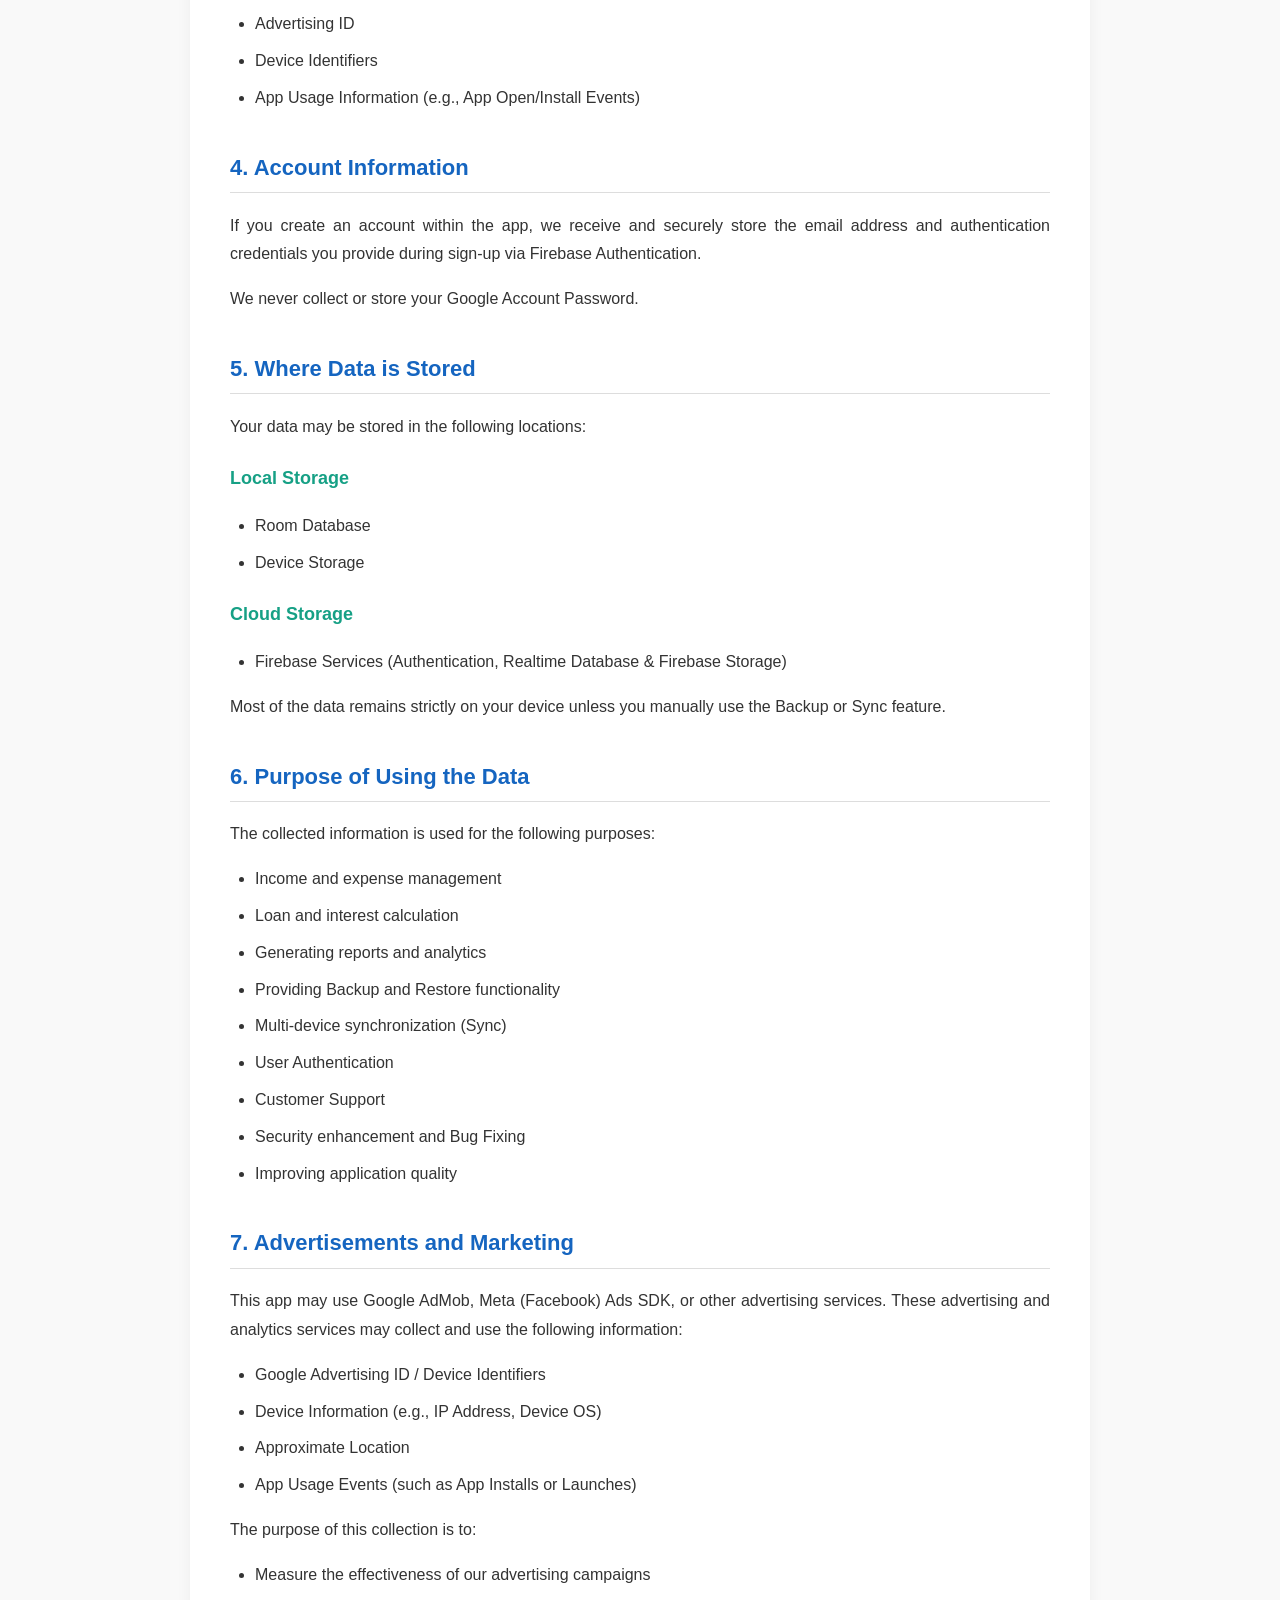
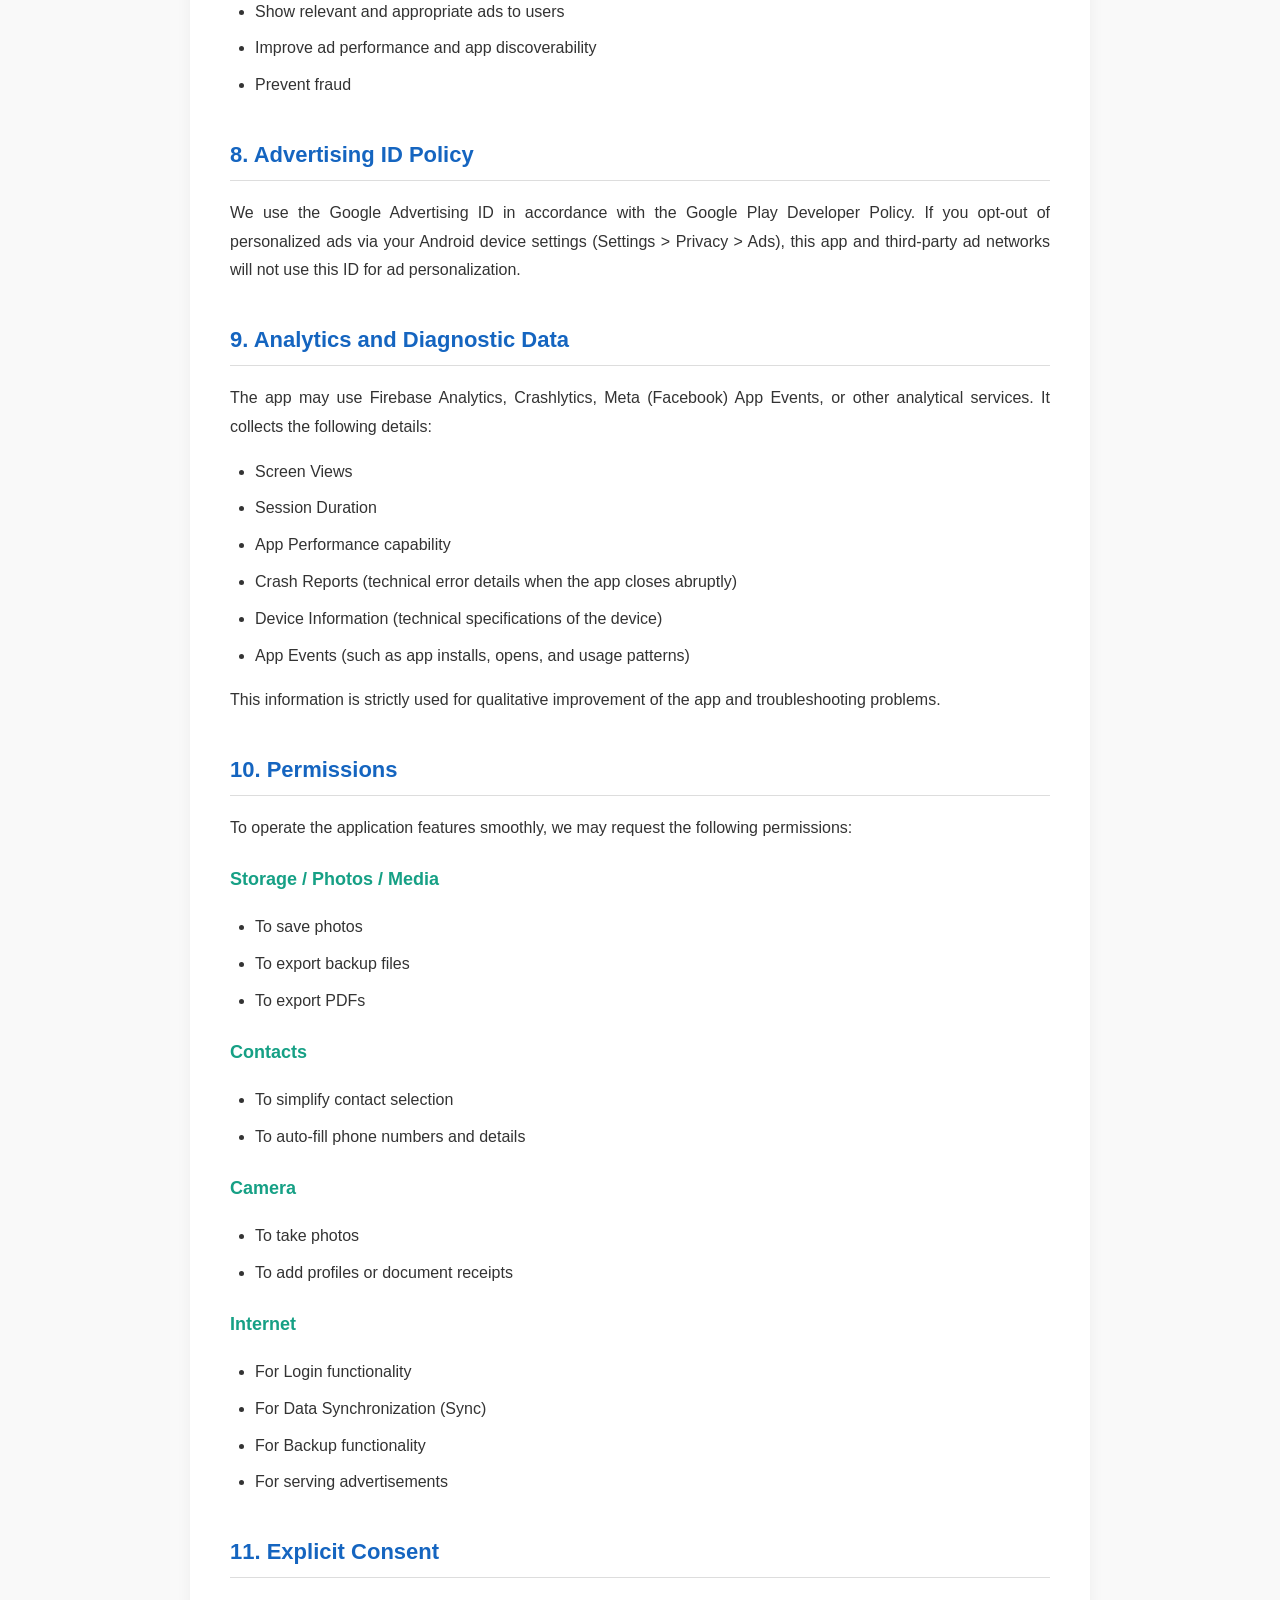
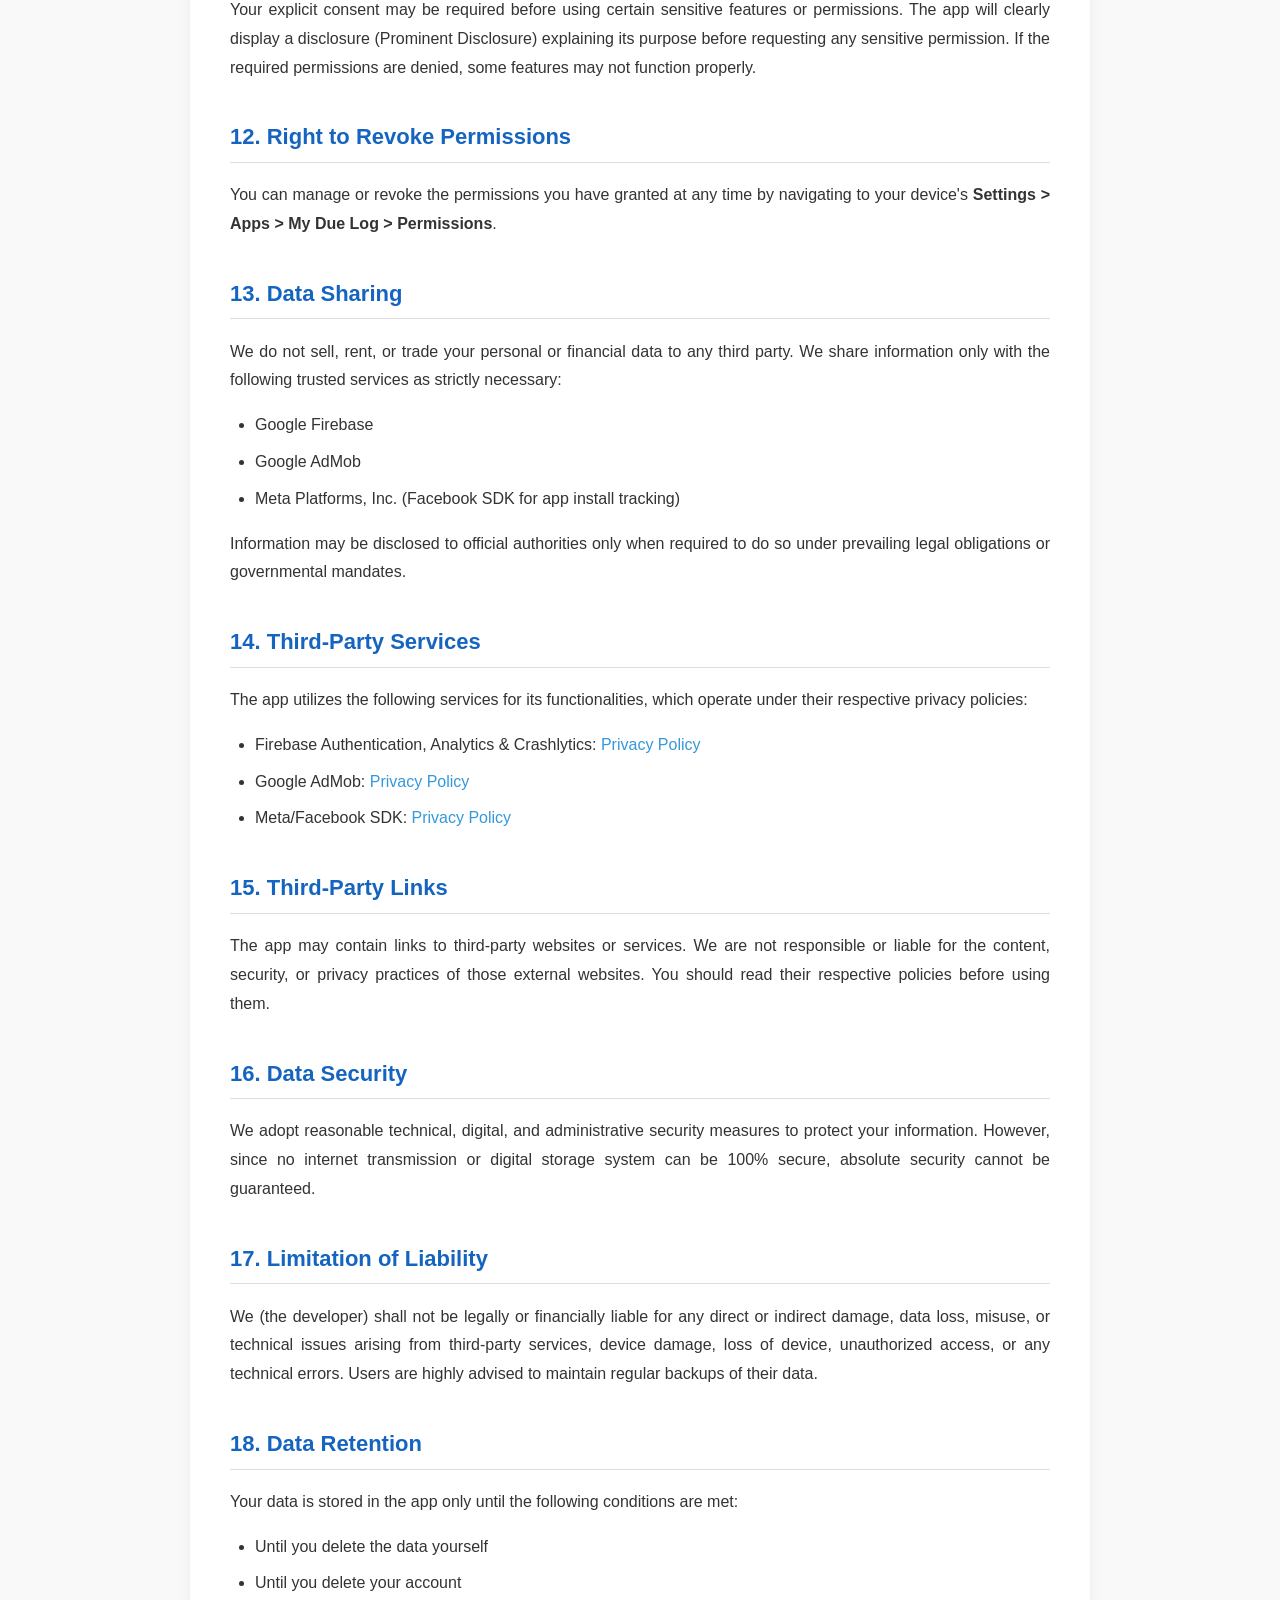
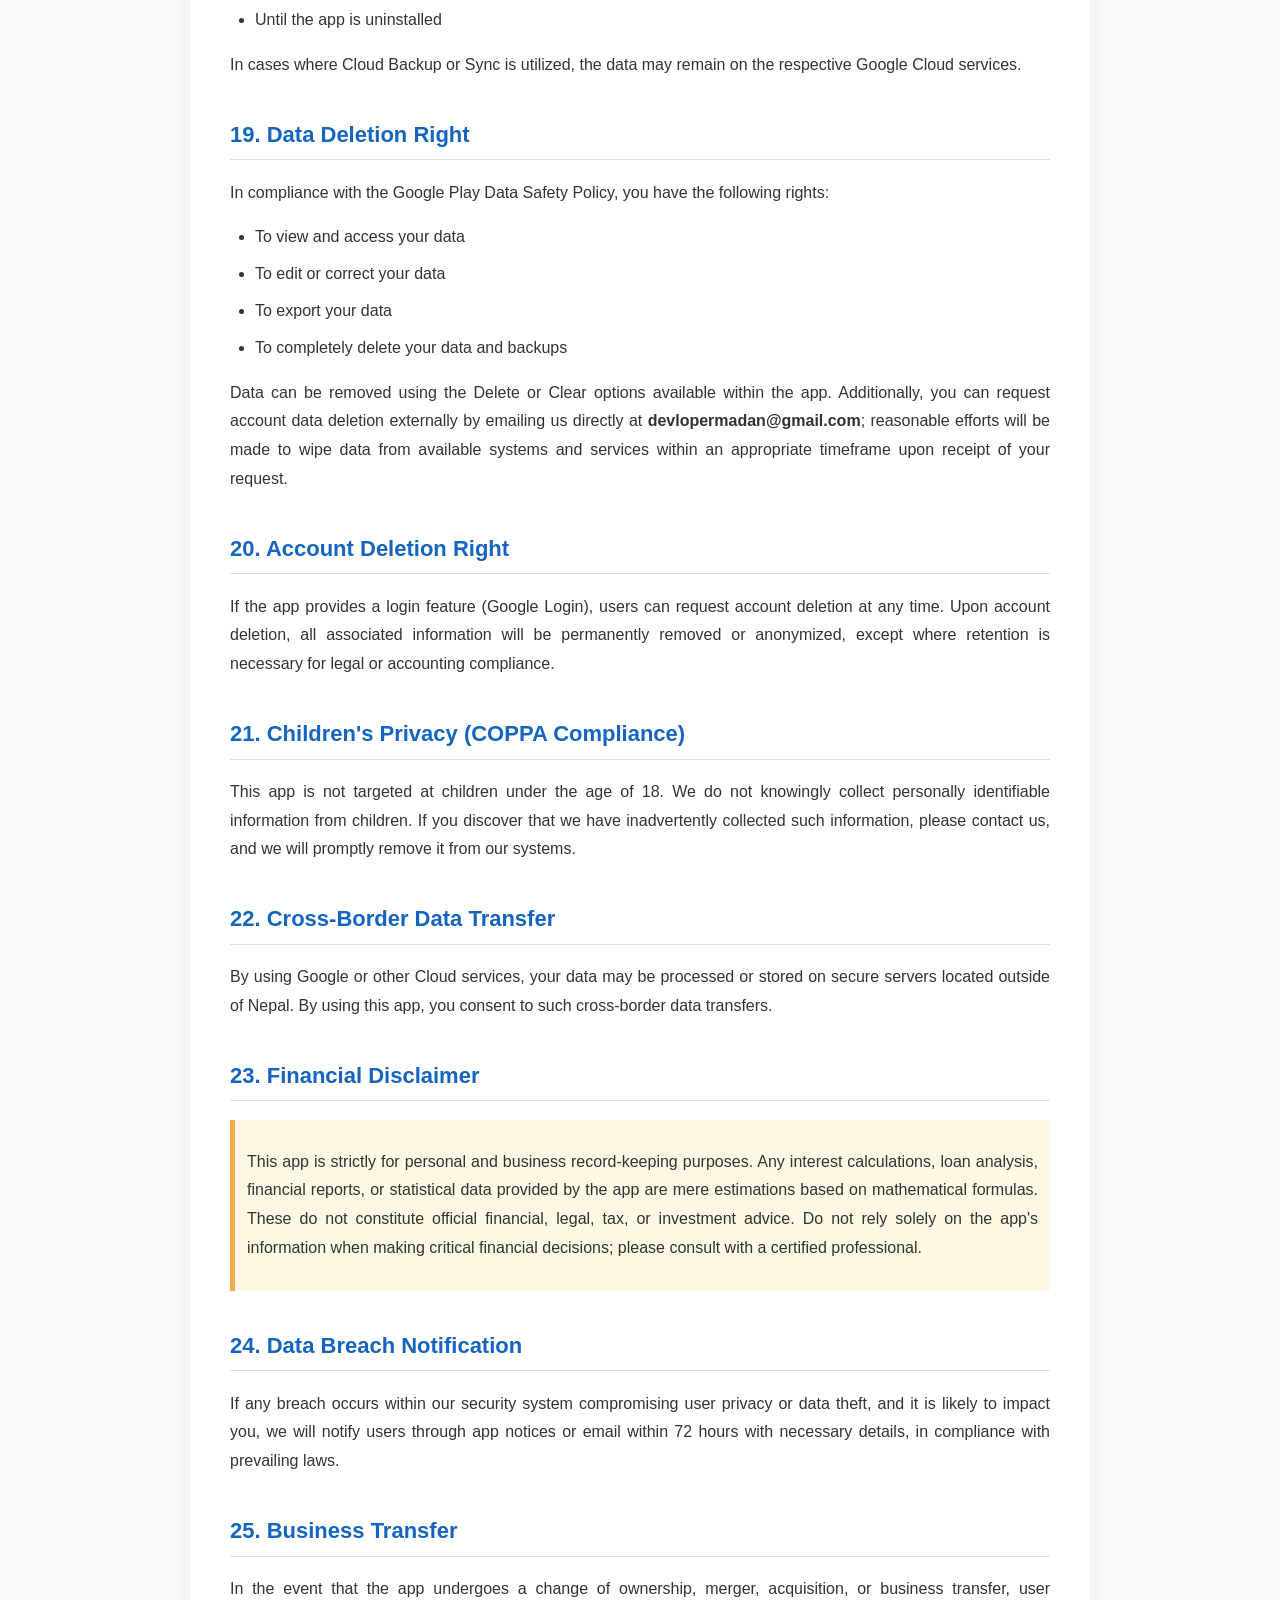
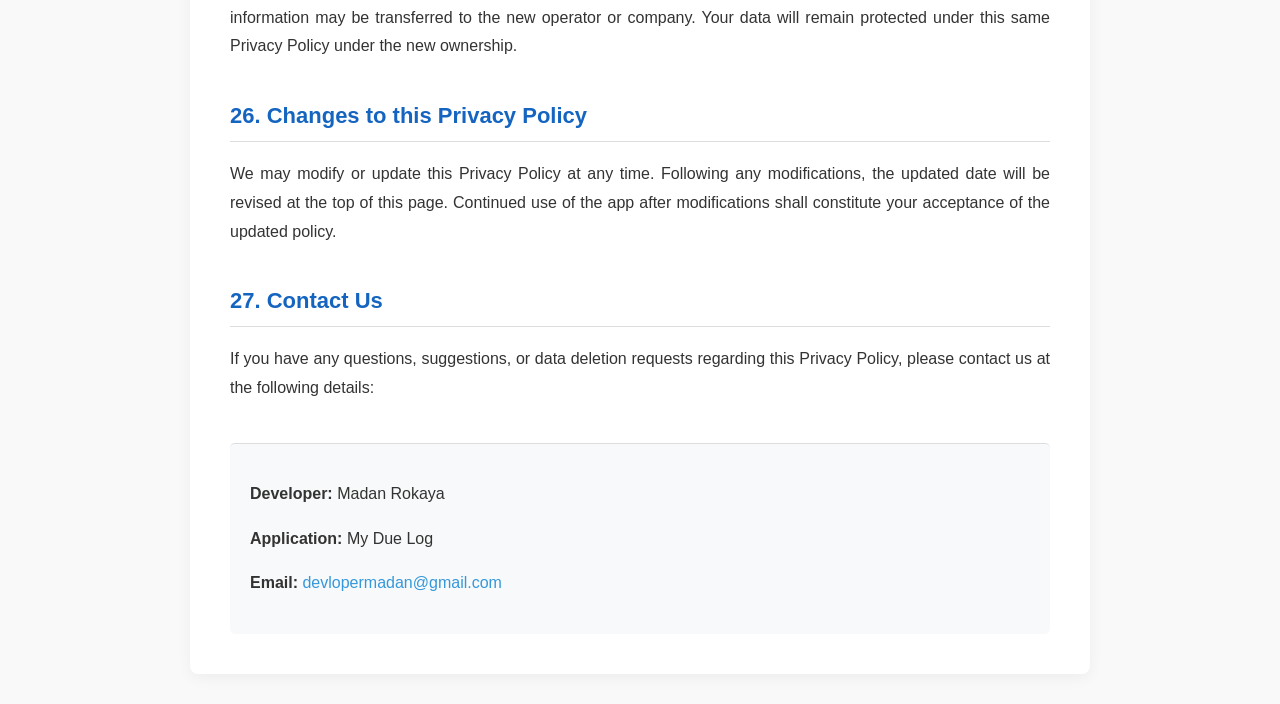
<file: privacy_policy_en.html>
<!DOCTYPE html>
<html lang="en">
<head>
    <meta charset="UTF-8">
    <meta name="viewport" content="width=device-width, initial-scale=1.0">
    <title>Privacy Policy - My Due Log</title>
    <style>
        body {
            font-family: 'Helvetica Neue', Arial, sans-serif;
            line-height: 1.8;
            max-width: 900px;
            margin: 0 auto;
            padding: 30px 20px;
            color: #2c3e50;
            background: #f9f9f9;
        }
        .container {
            background: #ffffff;
            padding: 40px;
            border-radius: 8px;
            box-shadow: 0 4px 15px rgba(0,0,0,0.05);
        }
        h1 {
            text-align: center;
            color: #1a1a1a;
            border-bottom: 3px solid #3498db;
            padding-bottom: 15px;
            font-size: 28px;
        }
        h2 {
            color: #1565c0;
            margin-top: 35px;
            font-size: 22px;
            border-bottom: 1px solid #ddd;
            padding-bottom: 5px;
        }
        h3 {
            color: #16a085;
            margin-top: 20px;
            font-size: 18px;
        }
        p, li {
            font-size: 16px;
            color: #333;
            text-align: justify;
        }
        ul {
            padding-left: 25px;
        }
        li {
            margin-bottom: 8px;
        }
        a {
            color: #3498db;
            text-decoration: none;
        }
        a:hover {
            text-decoration: underline;
        }
        .updated {
            text-align: center;
            color: #666;
            margin-bottom: 25px;
            font-style: italic;
        }
        .footer {
            margin-top: 40px;
            border-top: 1px solid #ddd;
            padding-top: 20px;
            background: #f8f9fa;
            padding: 20px;
            border-radius: 5px;
        }
        .highlight-box {
            background-color: #fcf8e3;
            padding: 12px;
            border-left: 5px solid #f0ad4e;
            margin: 15px 0;
        }
        .alert-box {
            background-color: #d9edf7;
            padding: 12px;
            border-left: 5px solid #31708f;
            margin: 15px 0;
        }
    </style>
</head>
<body>

<div class="container">

    <h1>Privacy Policy</h1>

   <p class="updated">
        Last Updated: August 3, 2026
    </p>

    <p>
        Thank you for using <strong>My Due Log</strong>. This application is developed by <strong>Madan Rokaya</strong>. We respect your privacy and are committed to protecting your personal and financial information. This Privacy Policy clarifies what information we collect, how we use it, how we secure it, and what your rights are.
    </p>

    <h2>1. Introduction</h2>
    <p>
        This Privacy Policy applies to the My Due Log mobile application. By using this app, you are deemed to have accepted the terms mentioned in this policy. If you do not agree with this policy, please do not use the app or uninstall it immediately.
    </p>

    <h2>2. Financial Features Policy Compliance</h2>
    <div class="alert-box">
        <p><strong>Google Play Policy Compliance:</strong> My Due Log is strictly a tool for personal or business financial record-keeping (Accounting / Record Keeping / Digital Ledger). This application does not provide any type of loans (Personal Loans), financial credit, banking services, or financial brokerage. This app is not affiliated with any government or financial institution.</p>
    </div>

    <h2>3. Information We May Collect</h2>
    
    <h3>3.1 Information Entered by the User</h3>
    <ul>
        <li>Name</li>
        <li>Phone Number</li>
        <li>Email Address</li>
        <li>Address</li>
        <li>Notes / Remarks</li>
        <li>Party and Contact details</li>
        <li>Income details</li>
        <li>Expense details</li>
        <li>Loan and Interest details</li>
        <li>Transaction History</li>
        <li>Investment details</li>
        <li>Photos, documents, or other files</li>
    </ul>

    <h3>3.2 Automatically Collected Information</h3>
    <ul>
        <li>Device Model</li>
        <li>Android OS Version</li>
        <li>Application Version</li>
        <li>Crash Logs</li>
        <li>Diagnostic Information</li>
        <li>Advertising ID</li>
        <li>Device Identifiers</li>
        <li>App Usage Information (e.g., App Open/Install Events)</li>
    </ul>

    <h2>4. Account Information</h2>
    <p>If you create an account within the app, we receive and securely store the email address and authentication credentials you provide during sign-up via Firebase Authentication.</p>
    <p>We never collect or store your Google Account Password.</p>

    <h2>5. Where Data is Stored</h2>
    <p>Your data may be stored in the following locations:</p>
    
    <h3>Local Storage</h3>
    <ul>
        <li>Room Database</li>
        <li>Device Storage</li>
    </ul>

    <h3>Cloud Storage</h3>
     <ul>
    <li>Firebase Services (Authentication, Realtime Database & Firebase Storage)</li>
     </ul>
    <p>Most of the data remains strictly on your device unless you manually use the Backup or Sync feature.</p>

    <h2>6. Purpose of Using the Data</h2>
    <p>The collected information is used for the following purposes:</p>
    <ul>
        <li>Income and expense management</li>
        <li>Loan and interest calculation</li>
        <li>Generating reports and analytics</li>
        <li>Providing Backup and Restore functionality</li>
        <li>Multi-device synchronization (Sync)</li>
        <li>User Authentication</li>
        <li>Customer Support</li>
        <li>Security enhancement and Bug Fixing</li>
        <li>Improving application quality</li>
    </ul>

   <h2>7. Advertisements and Marketing</h2>
    <p>This app may use Google AdMob, Meta (Facebook) Ads SDK, or other advertising services. These advertising and analytics services may collect and use the following information:</p>
    <ul>
        <li>Google Advertising ID / Device Identifiers</li>
        <li>Device Information (e.g., IP Address, Device OS)</li>
        <li>Approximate Location</li>
        <li>App Usage Events (such as App Installs or Launches)</li>
    </ul>
    <p>The purpose of this collection is to:</p>
    <ul>
        <li>Measure the effectiveness of our advertising campaigns</li>
        <li>Show relevant and appropriate ads to users</li>
        <li>Improve ad performance and app discoverability</li>
        <li>Prevent fraud</li>
    </ul>

    <h2>8. Advertising ID Policy</h2>
    <p>We use the Google Advertising ID in accordance with the Google Play Developer Policy. If you opt-out of personalized ads via your Android device settings (Settings > Privacy > Ads), this app and third-party ad networks will not use this ID for ad personalization.</p>

   <h2>9. Analytics and Diagnostic Data</h2>
    <p>The app may use Firebase Analytics, Crashlytics, Meta (Facebook) App Events, or other analytical services. It collects the following details:</p>
    <ul>
        <li>Screen Views</li>
        <li>Session Duration</li>
        <li>App Performance capability</li>
        <li>Crash Reports (technical error details when the app closes abruptly)</li>
        <li>Device Information (technical specifications of the device)</li>
        <li>App Events (such as app installs, opens, and usage patterns)</li>
    </ul>
    <p>This information is strictly used for qualitative improvement of the app and troubleshooting problems.</p>

    <h2>10. Permissions</h2>
    <p>To operate the application features smoothly, we may request the following permissions:</p>
    
    <h3>Storage / Photos / Media</h3>
    <ul>
        <li>To save photos</li>
        <li>To export backup files</li>
        <li>To export PDFs</li>
    </ul>

    <h3>Contacts</h3>
    <ul>
        <li>To simplify contact selection</li>
        <li>To auto-fill phone numbers and details</li>
    </ul>

    <h3>Camera</h3>
    <ul>
        <li>To take photos</li>
        <li>To add profiles or document receipts</li>
    </ul>

    <h3>Internet</h3>
    <ul>
        <li>For Login functionality</li>
        <li>For Data Synchronization (Sync)</li>
        <li>For Backup functionality</li>
        <li>For serving advertisements</li>
    </ul>

    <h2>11. Explicit Consent</h2>
    <p>Your explicit consent may be required before using certain sensitive features or permissions. The app will clearly display a disclosure (Prominent Disclosure) explaining its purpose before requesting any sensitive permission. If the required permissions are denied, some features may not function properly.</p>

    <h2>12. Right to Revoke Permissions</h2>
    <p>You can manage or revoke the permissions you have granted at any time by navigating to your device's <strong>Settings > Apps > My Due Log > Permissions</strong>.</p>

    <h2>13. Data Sharing</h2>
    <p>We do not sell, rent, or trade your personal or financial data to any third party. We share information only with the following trusted services as strictly necessary:</p>
    <ul>
        <li>Google Firebase</li>
        <li>Google AdMob</li>
        <li>Meta Platforms, Inc. (Facebook SDK for app install tracking)</li>
    </ul>
    <p>Information may be disclosed to official authorities only when required to do so under prevailing legal obligations or governmental mandates.</p>

    <h2>14. Third-Party Services</h2>
    <p>The app utilizes the following services for its functionalities, which operate under their respective privacy policies:</p>
    <ul>
        <li>Firebase Authentication, Analytics & Crashlytics: <a href="https://firebase.google.com/support/privacy" target="_blank">Privacy Policy</a></li>
        <li>Google AdMob: <a href="https://policies.google.com/technologies/ads" target="_blank">Privacy Policy</a></li>
        <li>Meta/Facebook SDK: <a href="https://www.facebook.com/privacy/policy/" target="_blank">Privacy Policy</a></li>
    </ul>

    <h2>15. Third-Party Links</h2>
    <p>The app may contain links to third-party websites or services. We are not responsible or liable for the content, security, or privacy practices of those external websites. You should read their respective policies before using them.</p>

    <h2>16. Data Security</h2>
    <p>We adopt reasonable technical, digital, and administrative security measures to protect your information. However, since no internet transmission or digital storage system can be 100% secure, absolute security cannot be guaranteed.</p>

    <h2>17. Limitation of Liability</h2>
    <p>
        We (the developer) shall not be legally or financially liable for any direct or indirect damage, data loss, misuse, or technical issues arising from third-party services, device damage, loss of device, unauthorized access, or any technical errors. Users are highly advised to maintain regular backups of their data.
    </p>

    <h2>18. Data Retention</h2>
    <p>Your data is stored in the app only until the following conditions are met:</p>
    <ul>
        <li>Until you delete the data yourself</li>
        <li>Until you delete your account</li>
        <li>Until the app is uninstalled</li>
    </ul>
    <p>In cases where Cloud Backup or Sync is utilized, the data may remain on the respective Google Cloud services.</p>

    <h2>19. Data Deletion Right</h2>
    <p>In compliance with the Google Play Data Safety Policy, you have the following rights:</p>
    <ul>
        <li>To view and access your data</li>
        <li>To edit or correct your data</li>
        <li>To export your data</li>
        <li>To completely delete your data and backups</li>
    </ul>
    <p>Data can be removed using the Delete or Clear options available within the app. Additionally, you can request account data deletion externally by emailing us directly at <strong>devlopermadan@gmail.com</strong>; reasonable efforts will be made to wipe data from available systems and services within an appropriate timeframe upon receipt of your request.</p>

    <h2>20. Account Deletion Right</h2>
    <p>If the app provides a login feature (Google Login), users can request account deletion at any time. Upon account deletion, all associated information will be permanently removed or anonymized, except where retention is necessary for legal or accounting compliance.</p>

    <h2>21. Children's Privacy (COPPA Compliance)</h2>
    <p>This app is not targeted at children under the age of 18. We do not knowingly collect personally identifiable information from children. If you discover that we have inadvertently collected such information, please contact us, and we will promptly remove it from our systems.</p>

    <h2>22. Cross-Border Data Transfer</h2>
    <p>By using Google or other Cloud services, your data may be processed or stored on secure servers located outside of Nepal. By using this app, you consent to such cross-border data transfers.</p>

    <h2>23. Financial Disclaimer</h2>
    <div class="highlight-box">
        <p>This app is strictly for personal and business record-keeping purposes. Any interest calculations, loan analysis, financial reports, or statistical data provided by the app are mere estimations based on mathematical formulas. These do not constitute official financial, legal, tax, or investment advice. Do not rely solely on the app's information when making critical financial decisions; please consult with a certified professional.</p>
    </div>

    <h2>24. Data Breach Notification</h2>
    <p>If any breach occurs within our security system compromising user privacy or data theft, and it is likely to impact you, we will notify users through app notices or email within 72 hours with necessary details, in compliance with prevailing laws.</p>

    <h2>25. Business Transfer</h2>
    <p>In the event that the app undergoes a change of ownership, merger, acquisition, or business transfer, user information may be transferred to the new operator or company. Your data will remain protected under this same Privacy Policy under the new ownership.</p>

    <h2>26. Changes to this Privacy Policy</h2>
    <p>We may modify or update this Privacy Policy at any time. Following any modifications, the updated date will be revised at the top of this page. Continued use of the app after modifications shall constitute your acceptance of the updated policy.</p>

    <h2>27. Contact Us</h2>
    <p>If you have any questions, suggestions, or data deletion requests regarding this Privacy Policy, please contact us at the following details:</p>

    <div class="footer">
        <p><strong>Developer:</strong> Madan Rokaya</p>
        <p><strong>Application:</strong> My Due Log</p>
        <p><strong>Email:</strong> <a href="mailto:devlopermadan@gmail.com">devlopermadan@gmail.com</a></p>
    </div>

</div>

</body>
</html>
</file>
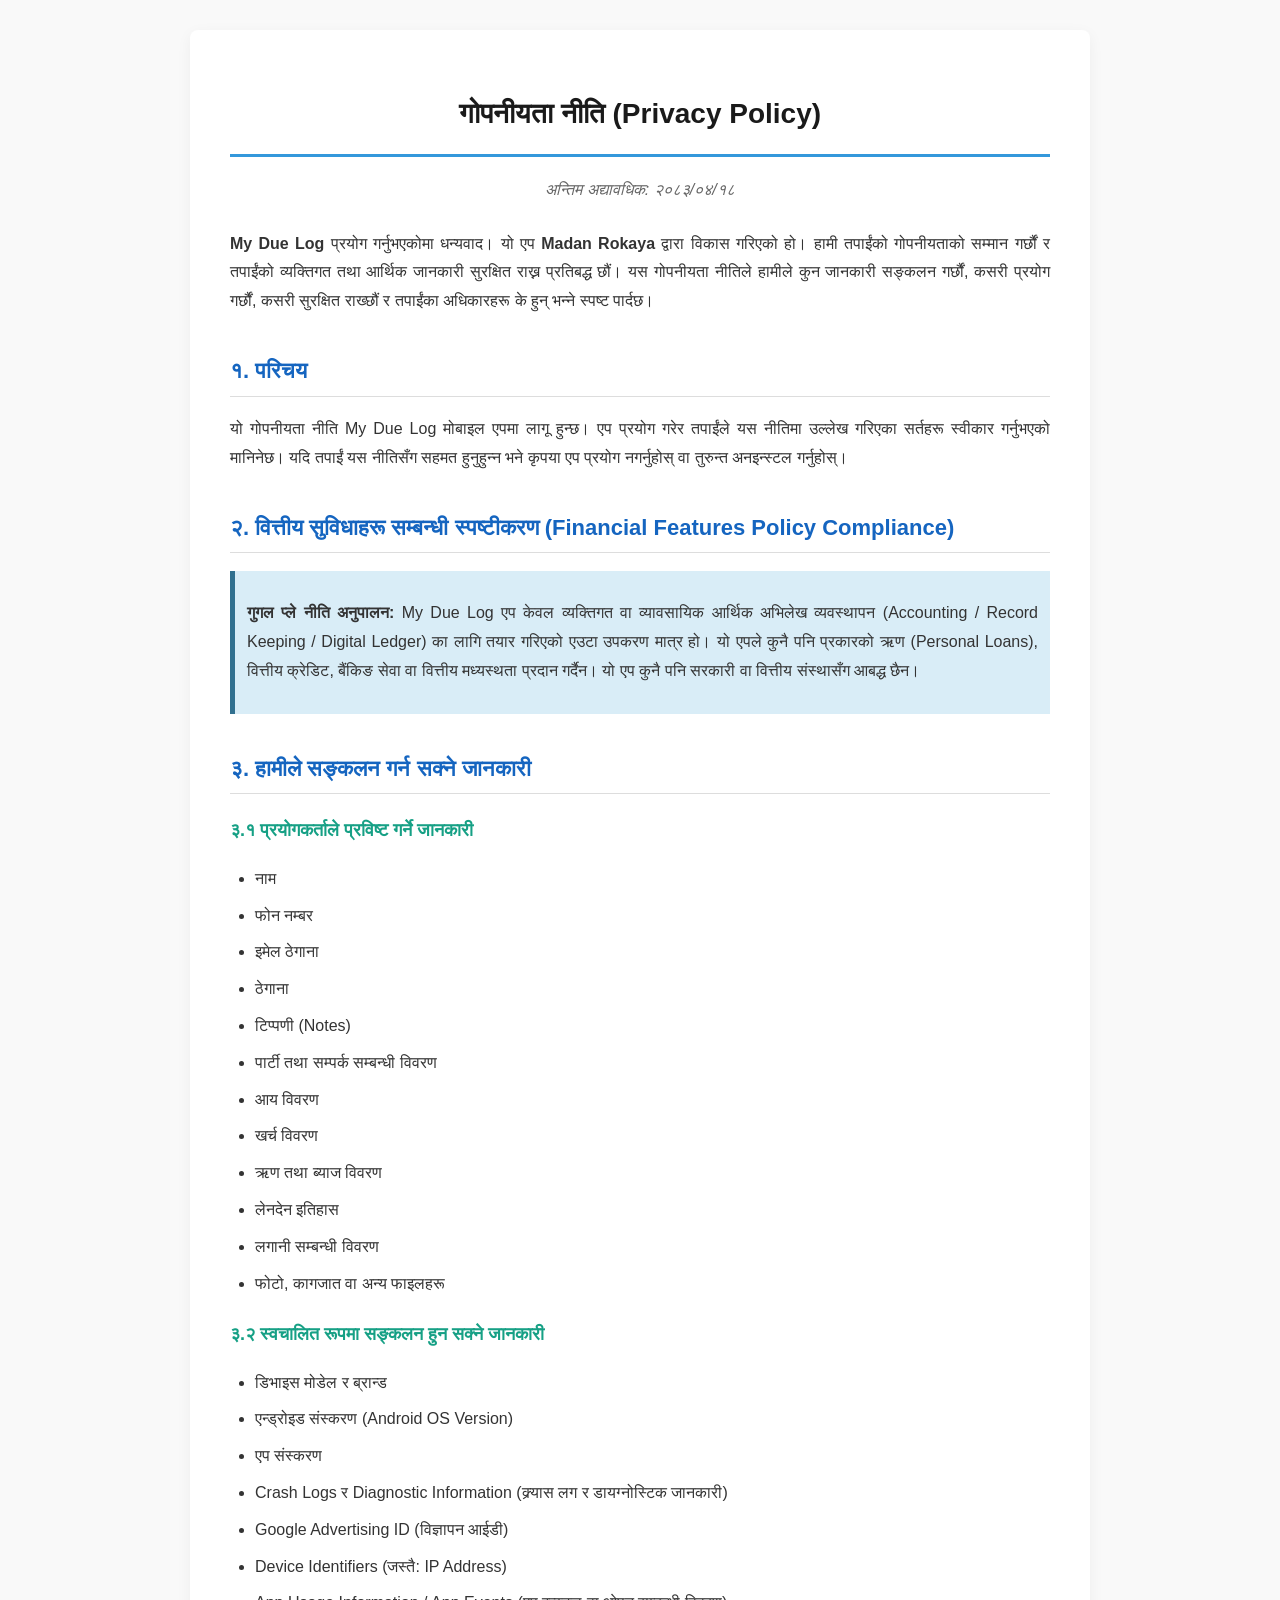
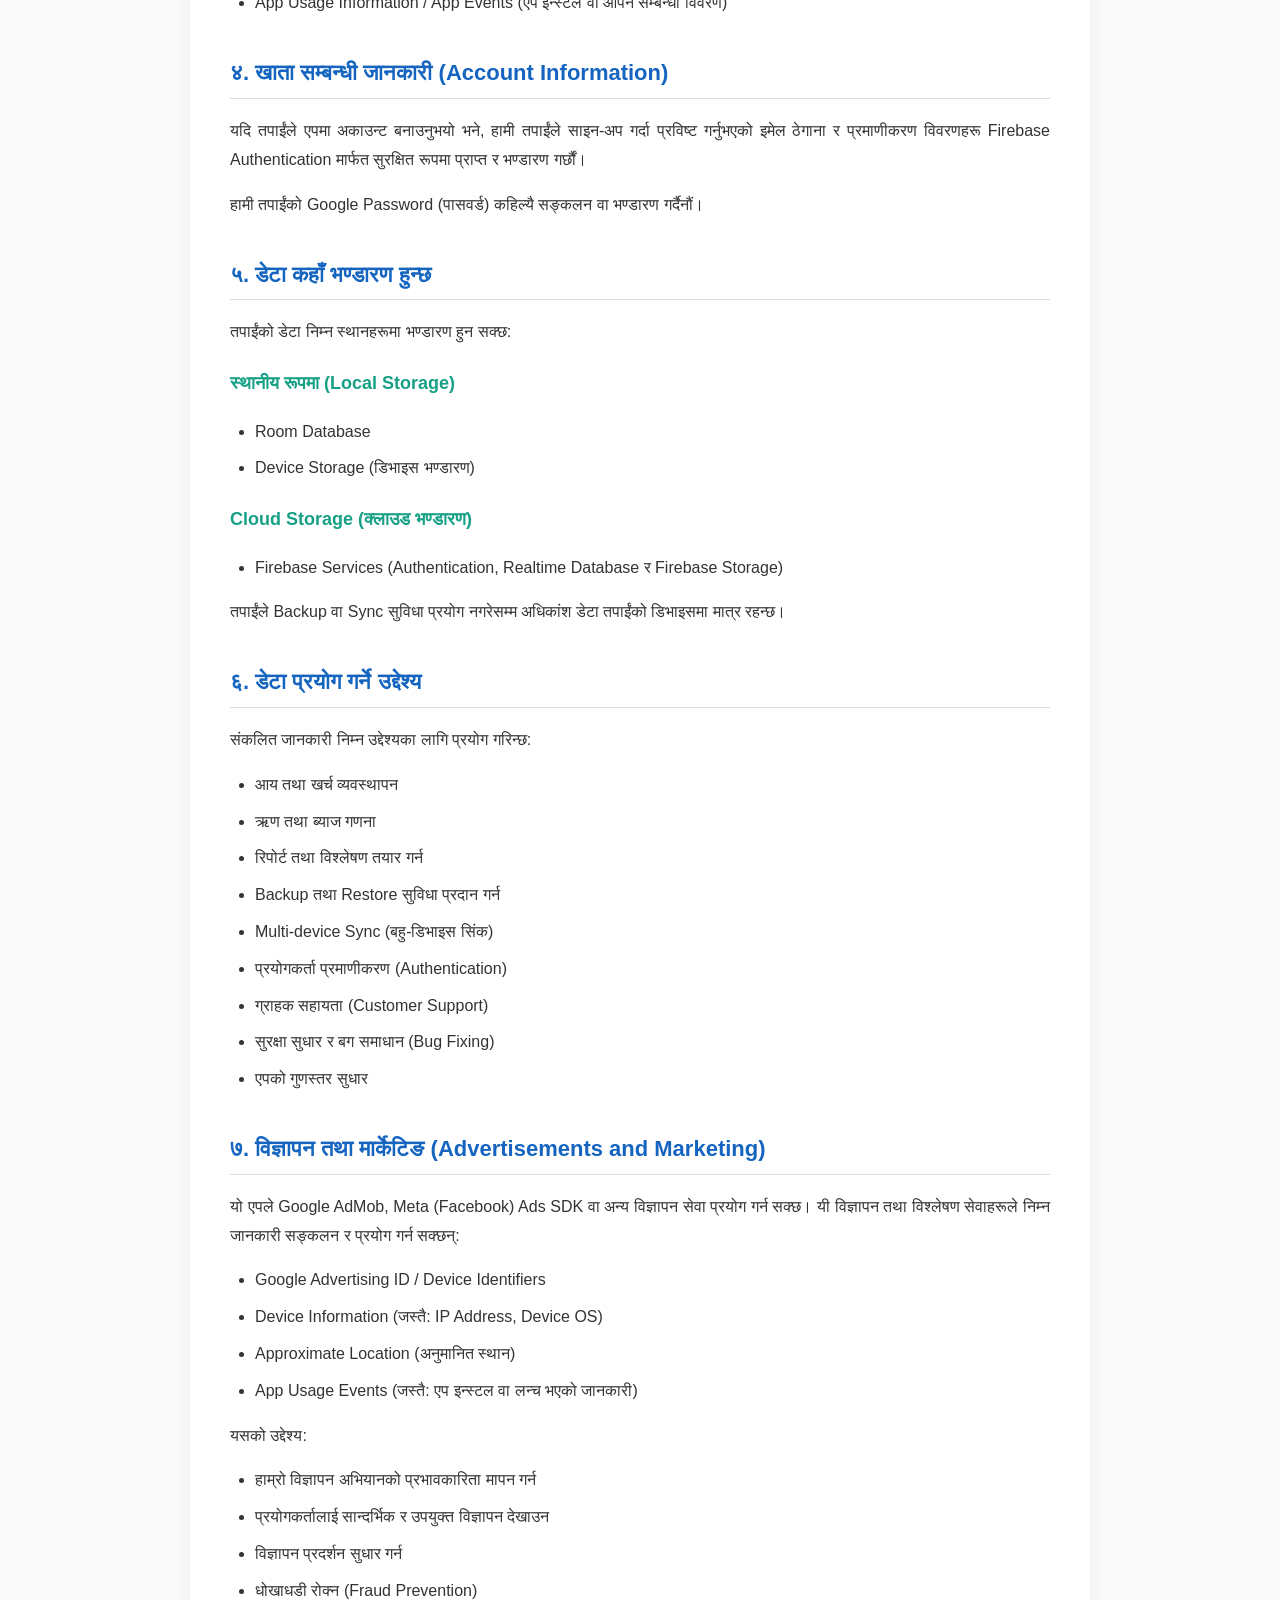
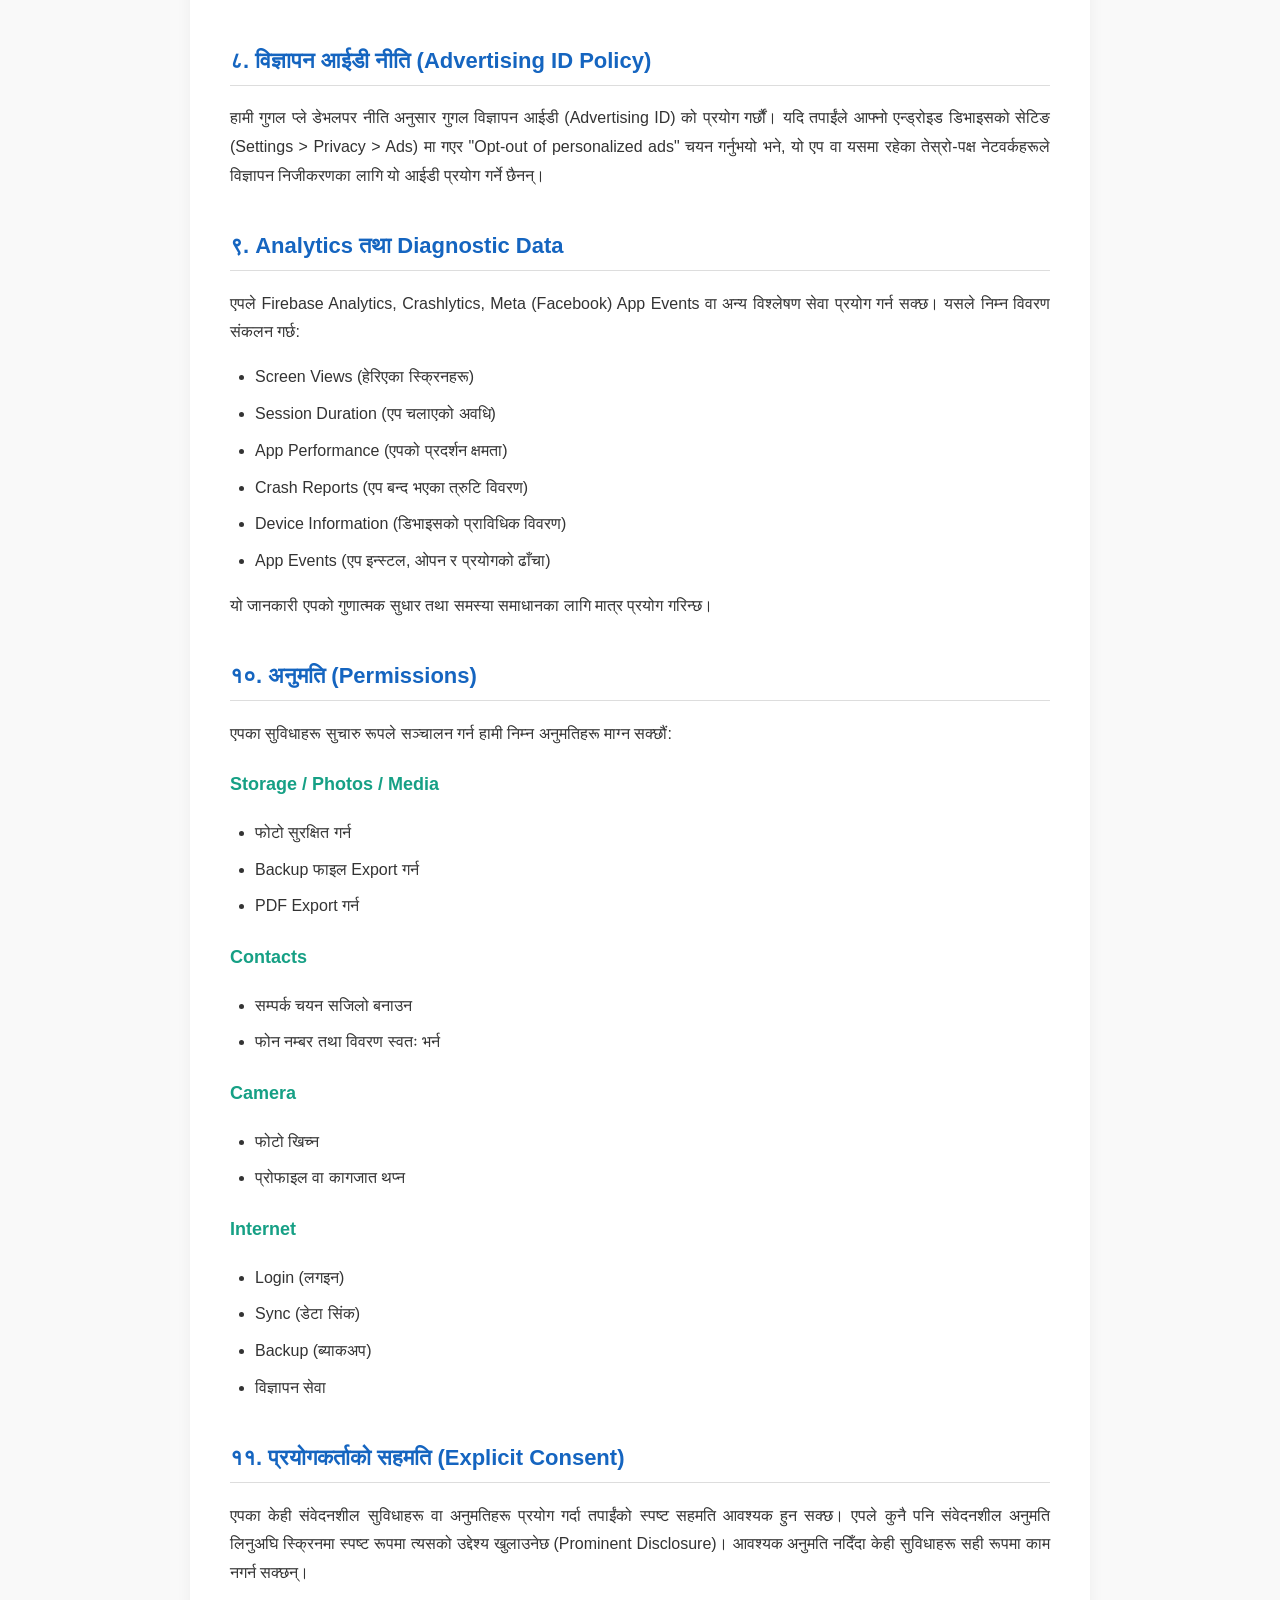
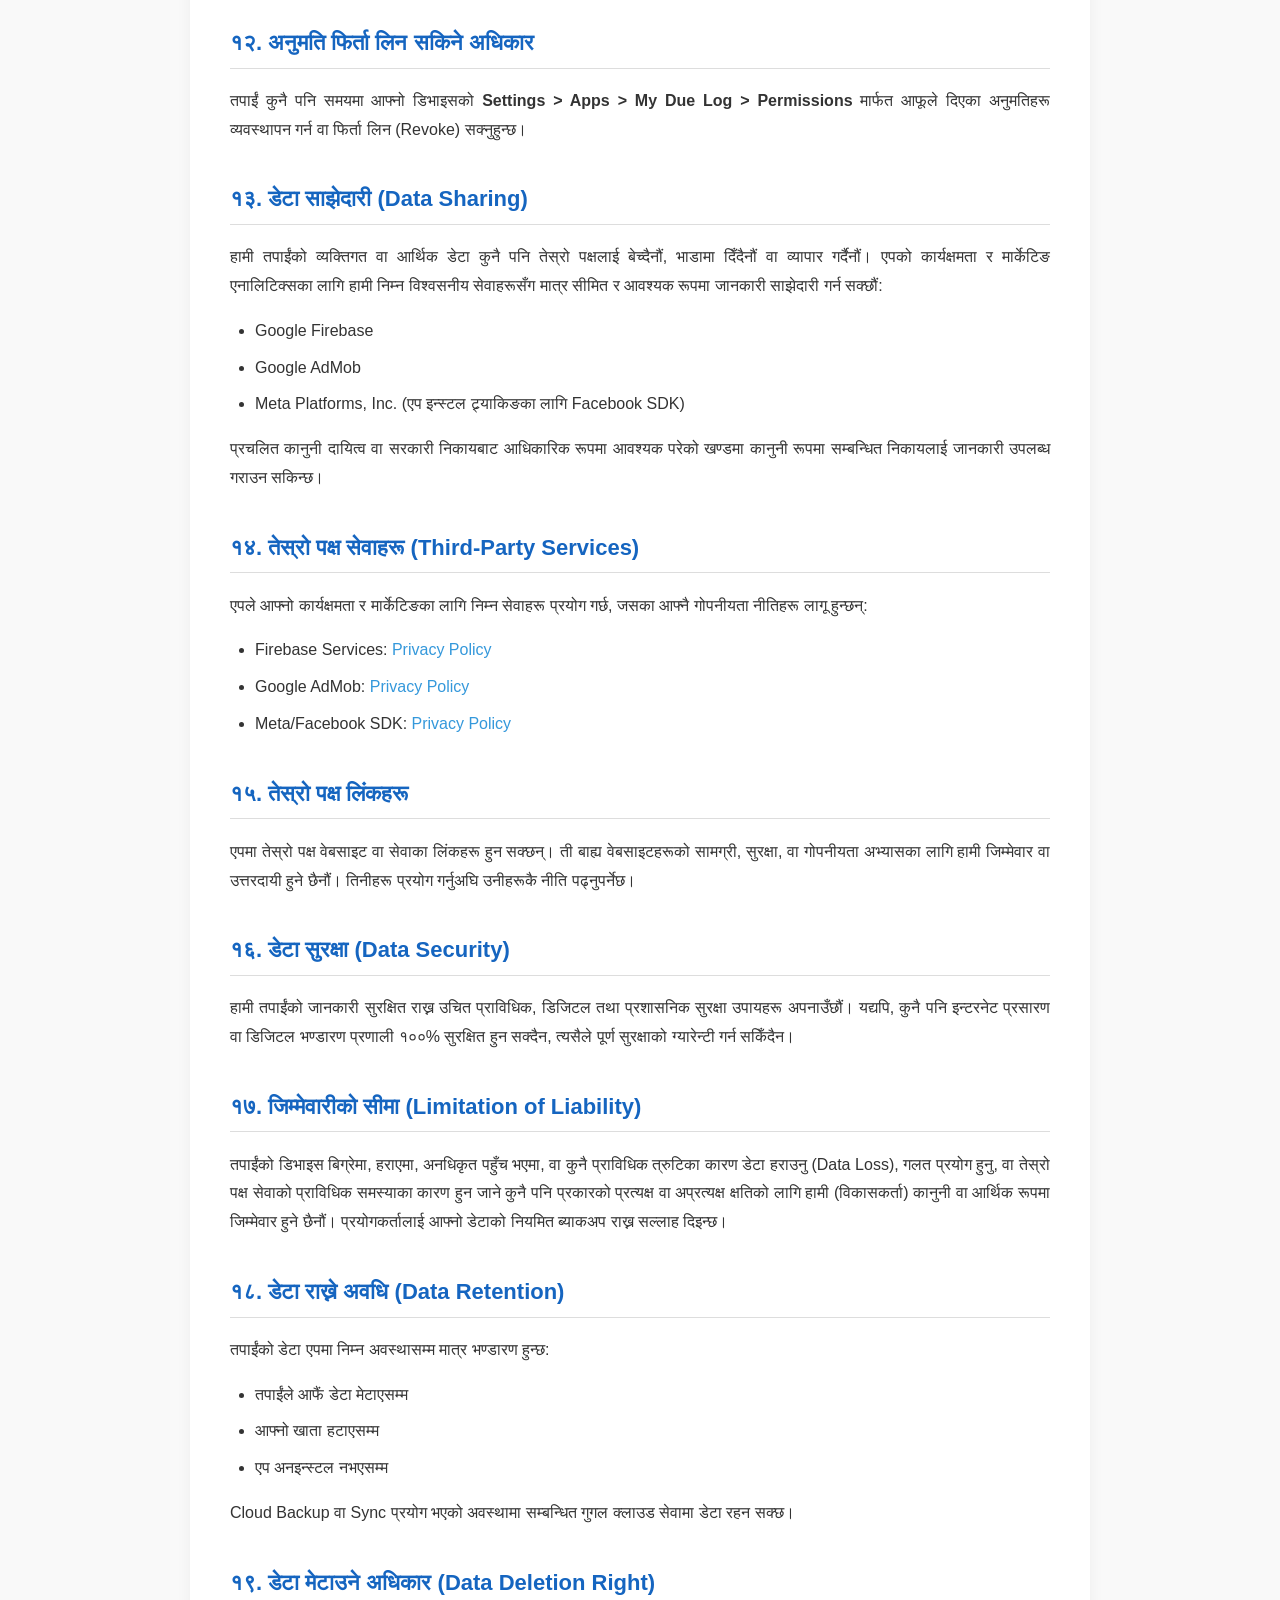
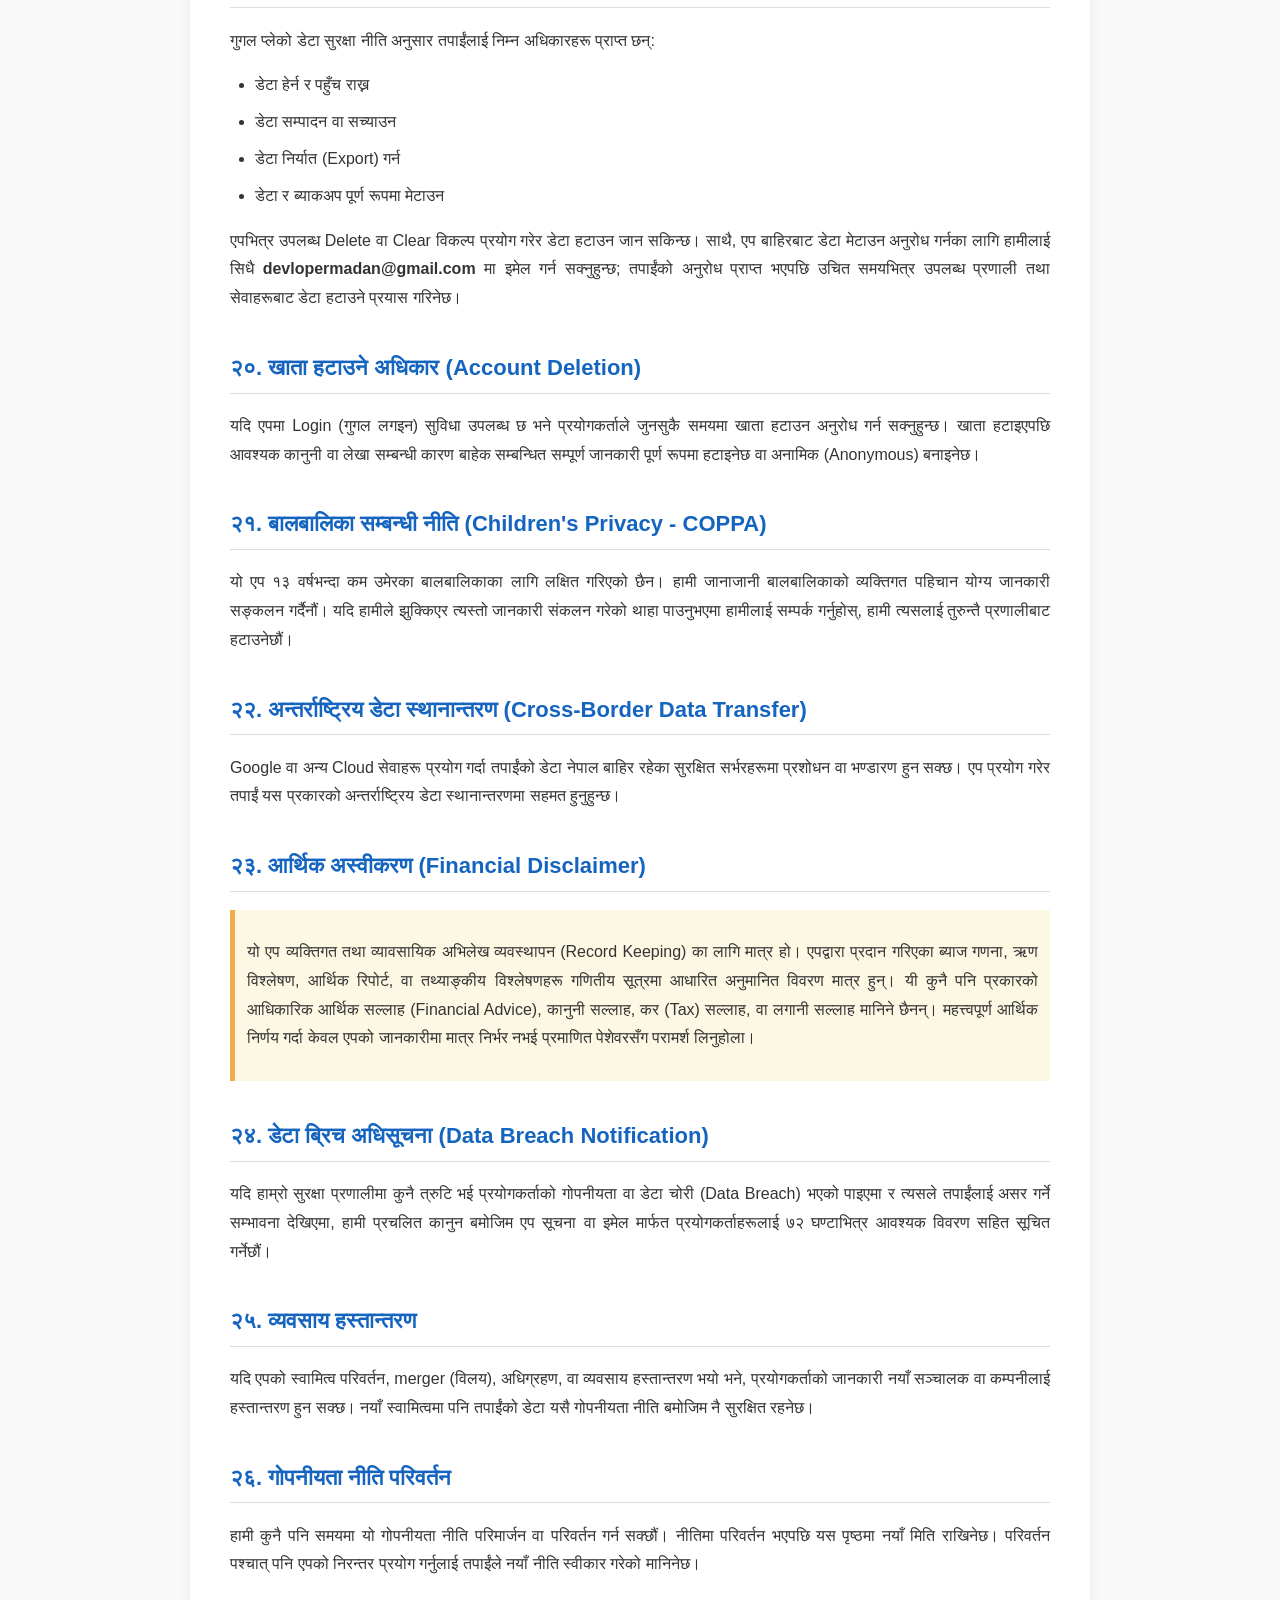
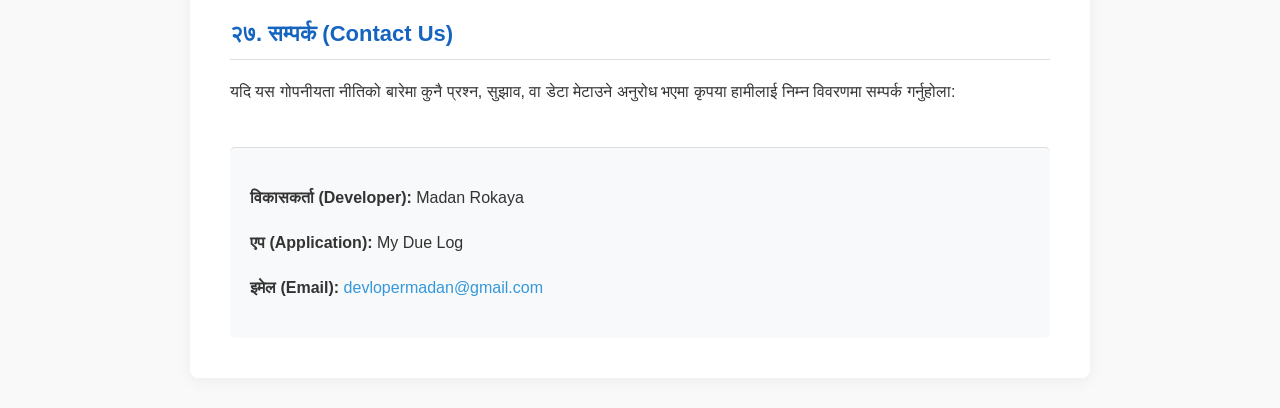
<file: privacy_policy_np.html>
<!DOCTYPE html>
<html lang="ne">
<head>
    <meta charset="UTF-8">
    <meta name="viewport" content="width=device-width, initial-scale=1.0">
    <title>गोपनीयता नीति (Privacy Policy) - My Due Log</title>
    <style>
        body {
            font-family: 'Helvetica Neue', Arial, sans-serif;
            line-height: 1.8;
            max-width: 900px;
            margin: 0 auto;
            padding: 30px 20px;
            color: #2c3e50;
            background: #f9f9f9;
        }
        .container {
            background: #ffffff;
            padding: 40px;
            border-radius: 8px;
            box-shadow: 0 4px 15px rgba(0,0,0,0.05);
        }
        h1 {
            text-align: center;
            color: #1a1a1a;
            border-bottom: 3px solid #3498db;
            padding-bottom: 15px;
            font-size: 28px;
        }
        h2 {
            color: #1565c0;
            margin-top: 35px;
            font-size: 22px;
            border-bottom: 1px solid #ddd;
            padding-bottom: 5px;
        }
        h3 {
            color: #16a085;
            margin-top: 20px;
            font-size: 18px;
        }
        p, li {
            font-size: 16px;
            color: #333;
            text-align: justify;
        }
        ul {
            padding-left: 25px;
        }
        li {
            margin-bottom: 8px;
        }
        a {
            color: #3498db;
            text-decoration: none;
        }
        a:hover {
            text-decoration: underline;
        }
        .updated {
            text-align: center;
            color: #666;
            margin-bottom: 25px;
            font-style: italic;
        }
        .footer {
            margin-top: 40px;
            border-top: 1px solid #ddd;
            padding-top: 20px;
            background: #f8f9fa;
            padding: 20px;
            border-radius: 5px;
        }
        .highlight-box {
            background-color: #fcf8e3;
            padding: 12px;
            border-left: 5px solid #f0ad4e;
            margin: 15px 0;
        }
        .alert-box {
            background-color: #d9edf7;
            padding: 12px;
            border-left: 5px solid #31708f;
            margin: 15px 0;
        }
    </style>
</head>
<body>

<div class="container">

    <h1>गोपनीयता नीति (Privacy Policy)</h1>

    <p class="updated">
        अन्तिम अद्यावधिक: २०८३/०४/१८
    </p>

    <p>
        <strong>My Due Log</strong> प्रयोग गर्नुभएकोमा धन्यवाद। यो एप <strong>Madan Rokaya</strong> द्वारा विकास गरिएको हो। हामी तपाईंको गोपनीयताको सम्मान गर्छौं र तपाईंको व्यक्तिगत तथा आर्थिक जानकारी सुरक्षित राख्न प्रतिबद्ध छौं। यस गोपनीयता नीतिले हामीले कुन जानकारी सङ्कलन गर्छौं, कसरी प्रयोग गर्छौं, कसरी सुरक्षित राख्छौं र तपाईंका अधिकारहरू के हुन् भन्ने स्पष्ट पार्दछ।
    </p>

    <h2>१. परिचय</h2>
    <p>
        यो गोपनीयता नीति My Due Log मोबाइल एपमा लागू हुन्छ। एप प्रयोग गरेर तपाईंले यस नीतिमा उल्लेख गरिएका सर्तहरू स्वीकार गर्नुभएको मानिनेछ। यदि तपाईं यस नीतिसँग सहमत हुनुहुन्न भने कृपया एप प्रयोग नगर्नुहोस् वा तुरुन्त अनइन्स्टल गर्नुहोस्।
    </p>

    <h2>२. वित्तीय सुविधाहरू सम्बन्धी स्पष्टीकरण (Financial Features Policy Compliance)</h2>
    <div class="alert-box">
        <p><strong>गुगल प्ले नीति अनुपालन:</strong> My Due Log एप केवल व्यक्तिगत वा व्यावसायिक आर्थिक अभिलेख व्यवस्थापन (Accounting / Record Keeping / Digital Ledger) का लागि तयार गरिएको एउटा उपकरण मात्र हो। यो एपले कुनै पनि प्रकारको ऋण (Personal Loans), वित्तीय क्रेडिट, बैंकिङ सेवा वा वित्तीय मध्यस्थता प्रदान गर्दैन। यो एप कुनै पनि सरकारी वा वित्तीय संस्थासँग आबद्ध छैन।</p>
    </div>

    <h2>३. हामीले सङ्कलन गर्न सक्ने जानकारी</h2>
    
    <h3>३.१ प्रयोगकर्ताले प्रविष्ट गर्ने जानकारी</h3>
    <ul>
        <li>नाम</li>
        <li>फोन नम्बर</li>
        <li>इमेल ठेगाना</li>
        <li>ठेगाना</li>
        <li>टिप्पणी (Notes)</li>
        <li>पार्टी तथा सम्पर्क सम्बन्धी विवरण</li>
        <li>आय विवरण</li>
        <li>खर्च विवरण</li>
        <li>ऋण तथा ब्याज विवरण</li>
        <li>लेनदेन इतिहास</li>
        <li>लगानी सम्बन्धी विवरण</li>
        <li>फोटो, कागजात वा अन्य फाइलहरू</li>
    </ul>

   <h3>३.२ स्वचालित रूपमा सङ्कलन हुन सक्ने जानकारी</h3>
    <ul>
        <li>डिभाइस मोडेल र ब्रान्ड</li>
        <li>एन्ड्रोइड संस्करण (Android OS Version)</li>
        <li>एप संस्करण</li>
        <li>Crash Logs र Diagnostic Information (क्र्यास लग र डायग्नोस्टिक जानकारी)</li>
        <li>Google Advertising ID (विज्ञापन आईडी)</li>
        <li>Device Identifiers (जस्तै: IP Address)</li>
        <li>App Usage Information / App Events (एप इन्स्टल वा ओपन सम्बन्धी विवरण)</li>
    </ul>

   <h2>४. खाता सम्बन्धी जानकारी (Account Information)</h2>
    <p>यदि तपाईंले एपमा अकाउन्ट बनाउनुभयो भने, हामी तपाईंले साइन-अप गर्दा प्रविष्ट गर्नुभएको इमेल ठेगाना र प्रमाणीकरण विवरणहरू Firebase Authentication मार्फत सुरक्षित रूपमा प्राप्त र भण्डारण गर्छौं।</p>
    <p>हामी तपाईंको Google Password (पासवर्ड) कहिल्यै सङ्कलन वा भण्डारण गर्दैनौं।</p>

    <h2>५. डेटा कहाँ भण्डारण हुन्छ</h2>
    <p>तपाईंको डेटा निम्न स्थानहरूमा भण्डारण हुन सक्छ:</p>
    
    <h3>स्थानीय रूपमा (Local Storage)</h3>
    <ul>
        <li>Room Database</li>
        <li>Device Storage (डिभाइस भण्डारण)</li>
    </ul>

   <h3>Cloud Storage (क्लाउड भण्डारण)</h3>
   <ul>
    <li>Firebase Services (Authentication, Realtime Database र Firebase Storage)</li>
   </ul>
    <p>तपाईंले Backup वा Sync सुविधा प्रयोग नगरेसम्म अधिकांश डेटा तपाईंको डिभाइसमा मात्र रहन्छ।</p>

    <h2>६. डेटा प्रयोग गर्ने उद्देश्य</h2>
    <p>संकलित जानकारी निम्न उद्देश्यका लागि प्रयोग गरिन्छ:</p>
    <ul>
        <li>आय तथा खर्च व्यवस्थापन</li>
        <li>ऋण तथा ब्याज गणना</li>
        <li>रिपोर्ट तथा विश्लेषण तयार गर्न</li>
        <li>Backup तथा Restore सुविधा प्रदान गर्न</li>
        <li>Multi-device Sync (बहु-डिभाइस सिंक)</li>
        <li>प्रयोगकर्ता प्रमाणीकरण (Authentication)</li>
        <li>ग्राहक सहायता (Customer Support)</li>
        <li>सुरक्षा सुधार र बग समाधान (Bug Fixing)</li>
        <li>एपको गुणस्तर सुधार</li>
    </ul>

   <h2>७. विज्ञापन तथा मार्केटिङ (Advertisements and Marketing)</h2>
    <p>यो एपले Google AdMob, Meta (Facebook) Ads SDK वा अन्य विज्ञापन सेवा प्रयोग गर्न सक्छ। यी विज्ञापन तथा विश्लेषण सेवाहरूले निम्न जानकारी सङ्कलन र प्रयोग गर्न सक्छन्:</p>
    <ul>
        <li>Google Advertising ID / Device Identifiers</li>
        <li>Device Information (जस्तै: IP Address, Device OS)</li>
        <li>Approximate Location (अनुमानित स्थान)</li>
        <li>App Usage Events (जस्तै: एप इन्स्टल वा लन्च भएको जानकारी)</li>
    </ul>
    <p>यसको उद्देश्य:</p>
    <ul>
        <li>हाम्रो विज्ञापन अभियानको प्रभावकारिता मापन गर्न</li>
        <li>प्रयोगकर्तालाई सान्दर्भिक र उपयुक्त विज्ञापन देखाउन</li>
        <li>विज्ञापन प्रदर्शन सुधार गर्न</li>
        <li>धोखाधडी रोक्न (Fraud Prevention)</li>
    </ul>

    <h2>८. विज्ञापन आईडी नीति (Advertising ID Policy)</h2>
    <p>हामी गुगल प्ले डेभलपर नीति अनुसार गुगल विज्ञापन आईडी (Advertising ID) को प्रयोग गर्छौं। यदि तपाईंले आफ्नो एन्ड्रोइड डिभाइसको सेटिङ (Settings > Privacy > Ads) मा गएर "Opt-out of personalized ads" चयन गर्नुभयो भने, यो एप वा यसमा रहेका तेस्रो-पक्ष नेटवर्कहरूले विज्ञापन निजीकरणका लागि यो आईडी प्रयोग गर्ने छैनन्।</p>

    <h2>९. Analytics तथा Diagnostic Data</h2>
    <p>एपले Firebase Analytics, Crashlytics, Meta (Facebook) App Events वा अन्य विश्लेषण सेवा प्रयोग गर्न सक्छ। यसले निम्न विवरण संकलन गर्छ:</p>
    <ul>
        <li>Screen Views (हेरिएका स्क्रिनहरू)</li>
        <li>Session Duration (एप चलाएको अवधि)</li>
        <li>App Performance (एपको प्रदर्शन क्षमता)</li>
        <li>Crash Reports (एप बन्द भएका त्रुटि विवरण)</li>
        <li>Device Information (डिभाइसको प्राविधिक विवरण)</li>
        <li>App Events (एप इन्स्टल, ओपन र प्रयोगको ढाँचा)</li>
    </ul>
    <p>यो जानकारी एपको गुणात्मक सुधार तथा समस्या समाधानका लागि मात्र प्रयोग गरिन्छ।</p>

    <h2>१०. अनुमति (Permissions)</h2>
    <p>एपका सुविधाहरू सुचारु रूपले सञ्चालन गर्न हामी निम्न अनुमतिहरू माग्न सक्छौं:</p>
    
    <h3>Storage / Photos / Media</h3>
    <ul>
        <li>फोटो सुरक्षित गर्न</li>
        <li>Backup फाइल Export गर्न</li>
        <li>PDF Export गर्न</li>
    </ul>

    <h3>Contacts</h3>
    <ul>
        <li>सम्पर्क चयन सजिलो बनाउन</li>
        <li>फोन नम्बर तथा विवरण स्वतः भर्न</li>
    </ul>

    <h3>Camera</h3>
    <ul>
        <li>फोटो खिच्न</li>
        <li>प्रोफाइल वा कागजात थप्न</li>
    </ul>

    <h3>Internet</h3>
    <ul>
        <li>Login (लगइन)</li>
        <li>Sync (डेटा सिंक)</li>
        <li>Backup (ब्याकअप)</li>
        <li>विज्ञापन सेवा</li>
    </ul>

    <h2>११. प्रयोगकर्ताको सहमति (Explicit Consent)</h2>
    <p>एपका केही संवेदनशील सुविधाहरू वा अनुमतिहरू प्रयोग गर्दा तपाईंको स्पष्ट सहमति आवश्यक हुन सक्छ। एपले कुनै पनि संवेदनशील अनुमति लिनुअघि स्क्रिनमा स्पष्ट रूपमा त्यसको उद्देश्य खुलाउनेछ (Prominent Disclosure)। आवश्यक अनुमति नदिँदा केही सुविधाहरू सही रूपमा काम नगर्न सक्छन्।</p>

    <h2>१२. अनुमति फिर्ता लिन सकिने अधिकार</h2>
    <p>तपाईं कुनै पनि समयमा आफ्नो डिभाइसको <strong>Settings > Apps > My Due Log > Permissions</strong> मार्फत आफूले दिएका अनुमतिहरू व्यवस्थापन गर्न वा फिर्ता लिन (Revoke) सक्नुहुन्छ।</p>

  <h2>१३. डेटा साझेदारी (Data Sharing)</h2>
    <p>हामी तपाईंको व्यक्तिगत वा आर्थिक डेटा कुनै पनि तेस्रो पक्षलाई बेच्दैनौं, भाडामा दिँदैनौं वा व्यापार गर्दैनौं। एपको कार्यक्षमता र मार्केटिङ एनालिटिक्सका लागि हामी निम्न विश्वसनीय सेवाहरूसँग मात्र सीमित र आवश्यक रूपमा जानकारी साझेदारी गर्न सक्छौं:</p>
    <ul>
        <li>Google Firebase</li>
        <li>Google AdMob</li>
        <li>Meta Platforms, Inc. (एप इन्स्टल ट्र्याकिङका लागि Facebook SDK)</li>
    </ul>
    <p>प्रचलित कानुनी दायित्व वा सरकारी निकायबाट आधिकारिक रूपमा आवश्यक परेको खण्डमा कानुनी रूपमा सम्बन्धित निकायलाई जानकारी उपलब्ध गराउन सकिन्छ।</p>

    <h2>१४. तेस्रो पक्ष सेवाहरू (Third-Party Services)</h2>
    <p>एपले आफ्नो कार्यक्षमता र मार्केटिङका लागि निम्न सेवाहरू प्रयोग गर्छ, जसका आफ्नै गोपनीयता नीतिहरू लागू हुन्छन्:</p>
    <ul>
        <li>Firebase Services: <a href="https://firebase.google.com/support/privacy" target="_blank">Privacy Policy</a></li>
        <li>Google AdMob: <a href="https://policies.google.com/technologies/ads" target="_blank">Privacy Policy</a></li>
        <li>Meta/Facebook SDK: <a href="https://www.facebook.com/privacy/policy/" target="_blank">Privacy Policy</a></li>
    </ul>

    <h2>१५. तेस्रो पक्ष लिंकहरू</h2>
    <p>एपमा तेस्रो पक्ष वेबसाइट वा सेवाका लिंकहरू हुन सक्छन्। ती बाह्य वेबसाइटहरूको सामग्री, सुरक्षा, वा गोपनीयता अभ्यासका लागि हामी जिम्मेवार वा उत्तरदायी हुने छैनौं। तिनीहरू प्रयोग गर्नुअघि उनीहरूकै नीति पढ्नुपर्नेछ।</p>

    <h2>१६. डेटा सुरक्षा (Data Security)</h2>
    <p>
      हामी तपाईंको जानकारी सुरक्षित राख्न उचित प्राविधिक, डिजिटल तथा प्रशासनिक सुरक्षा उपायहरू अपनाउँछौं।
      यद्यपि, कुनै पनि इन्टरनेट प्रसारण वा डिजिटल भण्डारण प्रणाली १००% सुरक्षित हुन सक्दैन, त्यसैले पूर्ण सुरक्षाको ग्यारेन्टी गर्न सकिँदैन।
    </p>
    <h2>१७. जिम्मेवारीको सीमा (Limitation of Liability)</h2>
    <p>
        तपाईंको डिभाइस बिग्रेमा, हराएमा, अनधिकृत पहुँच भएमा, वा कुनै प्राविधिक त्रुटिका कारण डेटा हराउनु (Data Loss), गलत प्रयोग हुनु, वा तेस्रो पक्ष सेवाको प्राविधिक समस्याका कारण हुन जाने कुनै पनि प्रकारको प्रत्यक्ष वा अप्रत्यक्ष क्षतिको लागि हामी (विकासकर्ता) कानुनी वा आर्थिक रूपमा जिम्मेवार हुने छैनौं। प्रयोगकर्तालाई आफ्नो डेटाको नियमित ब्याकअप राख्न सल्लाह दिइन्छ।
    </p>

    <h2>१८. डेटा राख्ने अवधि (Data Retention)</h2>
    <p>तपाईंको डेटा एपमा निम्न अवस्थासम्म मात्र भण्डारण हुन्छ:</p>
    <ul>
        <li>तपाईंले आफैं डेटा मेटाएसम्म</li>
        <li>आफ्नो खाता हटाएसम्म</li>
        <li>एप अनइन्स्टल नभएसम्म</li>
    </ul>
    <p>Cloud Backup वा Sync प्रयोग भएको अवस्थामा सम्बन्धित गुगल क्लाउड सेवामा डेटा रहन सक्छ।</p>

    <h2>१९. डेटा मेटाउने अधिकार (Data Deletion Right)</h2>
    <p>गुगल प्लेको डेटा सुरक्षा नीति अनुसार तपाईंलाई निम्न अधिकारहरू प्राप्त छन्:</p>
    <ul>
        <li>डेटा हेर्न र पहुँच राख्न</li>
        <li>डेटा सम्पादन वा सच्याउन</li>
        <li>डेटा निर्यात (Export) गर्न</li>
        <li>डेटा र ब्याकअप पूर्ण रूपमा मेटाउन</li>
    </ul>
    <p>एपभित्र उपलब्ध Delete वा Clear विकल्प प्रयोग गरेर डेटा हटाउन जान सकिन्छ। साथै, एप बाहिरबाट डेटा मेटाउन अनुरोध गर्नका लागि हामीलाई सिधै <strong>devlopermadan@gmail.com</strong> मा इमेल गर्न सक्नुहुन्छ; तपाईंको अनुरोध प्राप्त भएपछि उचित समयभित्र उपलब्ध प्रणाली तथा सेवाहरूबाट डेटा हटाउने प्रयास गरिनेछ।</p>

    <h2>२०. खाता हटाउने अधिकार (Account Deletion)</h2>
    <p>यदि एपमा Login (गुगल लगइन) सुविधा उपलब्ध छ भने प्रयोगकर्ताले जुनसुकै समयमा खाता हटाउन अनुरोध गर्न सक्नुहुन्छ। खाता हटाइएपछि आवश्यक कानुनी वा लेखा सम्बन्धी कारण बाहेक सम्बन्धित सम्पूर्ण जानकारी पूर्ण रूपमा हटाइनेछ वा अनामिक (Anonymous) बनाइनेछ।</p>

    <h2>२१. बालबालिका सम्बन्धी नीति (Children's Privacy - COPPA)</h2>
    <p>यो एप १३ वर्षभन्दा कम उमेरका बालबालिकाका लागि लक्षित गरिएको छैन। हामी जानाजानी बालबालिकाको व्यक्तिगत पहिचान योग्य जानकारी सङ्कलन गर्दैनौं। यदि हामीले झुक्किएर त्यस्तो जानकारी संकलन गरेको थाहा पाउनुभएमा हामीलाई सम्पर्क गर्नुहोस्, हामी त्यसलाई तुरुन्तै प्रणालीबाट हटाउनेछौं।</p>

    <h2>२२. अन्तर्राष्ट्रिय डेटा स्थानान्तरण (Cross-Border Data Transfer)</h2>
    <p>Google वा अन्य Cloud सेवाहरू प्रयोग गर्दा तपाईंको डेटा नेपाल बाहिर रहेका सुरक्षित सर्भरहरूमा प्रशोधन वा भण्डारण हुन सक्छ। एप प्रयोग गरेर तपाईं यस प्रकारको अन्तर्राष्ट्रिय डेटा स्थानान्तरणमा सहमत हुनुहुन्छ।</p>

    <h2>२३. आर्थिक अस्वीकरण (Financial Disclaimer)</h2>
    <div class="highlight-box">
        <p>यो एप व्यक्तिगत तथा व्यावसायिक अभिलेख व्यवस्थापन (Record Keeping) का लागि मात्र हो। एपद्वारा प्रदान गरिएका ब्याज गणना, ऋण विश्लेषण, आर्थिक रिपोर्ट, वा तथ्याङ्कीय विश्लेषणहरू गणितीय सूत्रमा आधारित अनुमानित विवरण मात्र हुन्। यी कुनै पनि प्रकारको आधिकारिक आर्थिक सल्लाह (Financial Advice), कानुनी सल्लाह, कर (Tax) सल्लाह, वा लगानी सल्लाह मानिने छैनन्। महत्त्वपूर्ण आर्थिक निर्णय गर्दा केवल एपको जानकारीमा मात्र निर्भर नभई प्रमाणित पेशेवरसँग परामर्श लिनुहोला।</p>
    </div>

    <h2>२४. डेटा ब्रिच अधिसूचना (Data Breach Notification)</h2>
    <p>यदि हाम्रो सुरक्षा प्रणालीमा कुनै त्रुटि भई प्रयोगकर्ताको गोपनीयता वा डेटा चोरी (Data Breach) भएको पाइएमा र त्यसले तपाईंलाई असर गर्ने सम्भावना देखिएमा, हामी प्रचलित कानुन बमोजिम एप सूचना वा इमेल मार्फत प्रयोगकर्ताहरूलाई ७२ घण्टाभित्र आवश्यक विवरण सहित सूचित गर्नेछौं।</p>

    <h2>२५. व्यवसाय हस्तान्तरण</h2>
    <p>यदि एपको स्वामित्व परिवर्तन, merger (विलय), अधिग्रहण, वा व्यवसाय हस्तान्तरण भयो भने, प्रयोगकर्ताको जानकारी नयाँ सञ्चालक वा कम्पनीलाई हस्तान्तरण हुन सक्छ। नयाँ स्वामित्वमा पनि तपाईंको डेटा यसै गोपनीयता नीति बमोजिम नै सुरक्षित रहनेछ।</p>

    <h2>२६. गोपनीयता नीति परिवर्तन</h2>
    <p>हामी कुनै पनि समयमा यो गोपनीयता नीति परिमार्जन वा परिवर्तन गर्न सक्छौं। नीतिमा परिवर्तन भएपछि यस पृष्ठमा नयाँ मिति राखिनेछ। परिवर्तन पश्चात् पनि एपको निरन्तर प्रयोग गर्नुलाई तपाईंले नयाँ नीति स्वीकार गरेको मानिनेछ।</p>

    <h2>२७. सम्पर्क (Contact Us)</h2>
    <p>यदि यस गोपनीयता नीतिको बारेमा कुनै प्रश्न, सुझाव, वा डेटा मेटाउने अनुरोध भएमा कृपया हामीलाई निम्न विवरणमा सम्पर्क गर्नुहोला:</p>

    <div class="footer">
        <p><strong>विकासकर्ता (Developer):</strong> Madan Rokaya</p>
        <p><strong>एप (Application):</strong> My Due Log</p>
        <p><strong>इमेल (Email):</strong> <a href="mailto:devlopermadan@gmail.com">devlopermadan@gmail.com</a></p>
    </div>

</div>

</body>
</html>
</file>
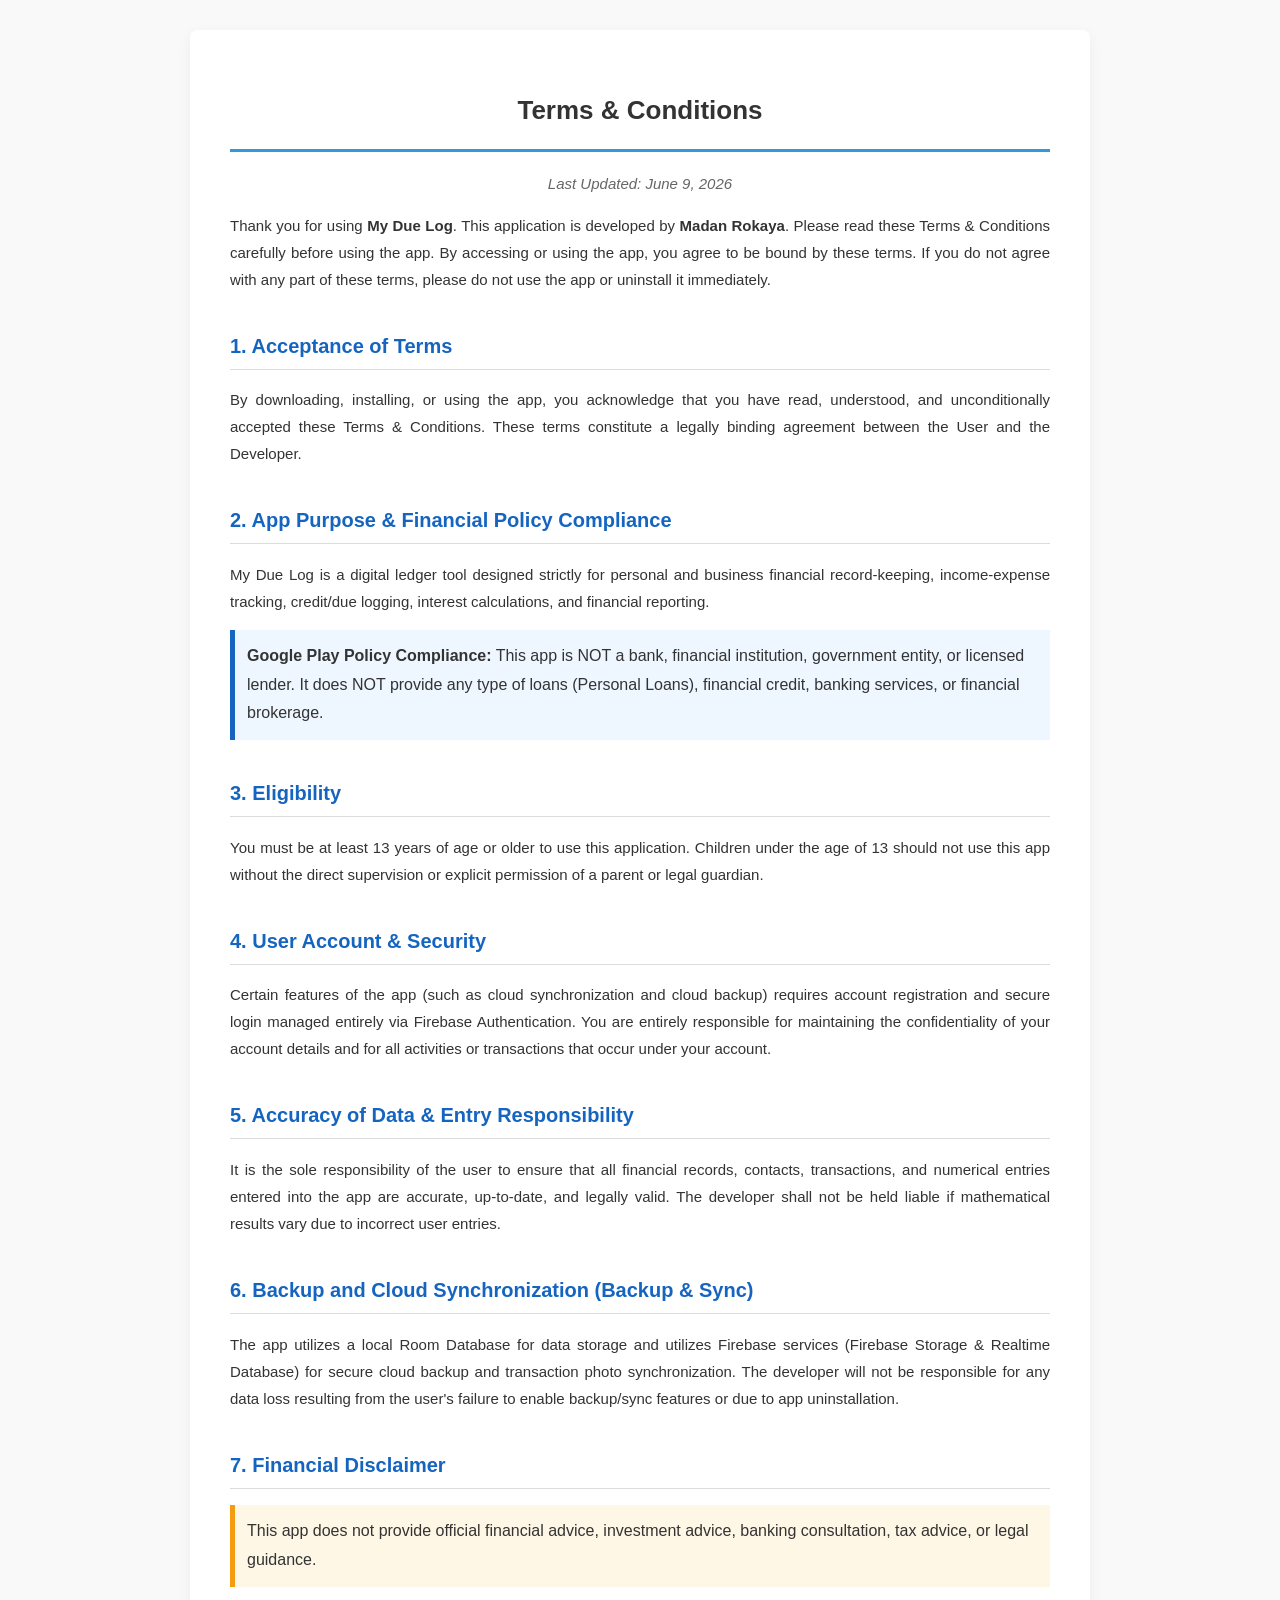
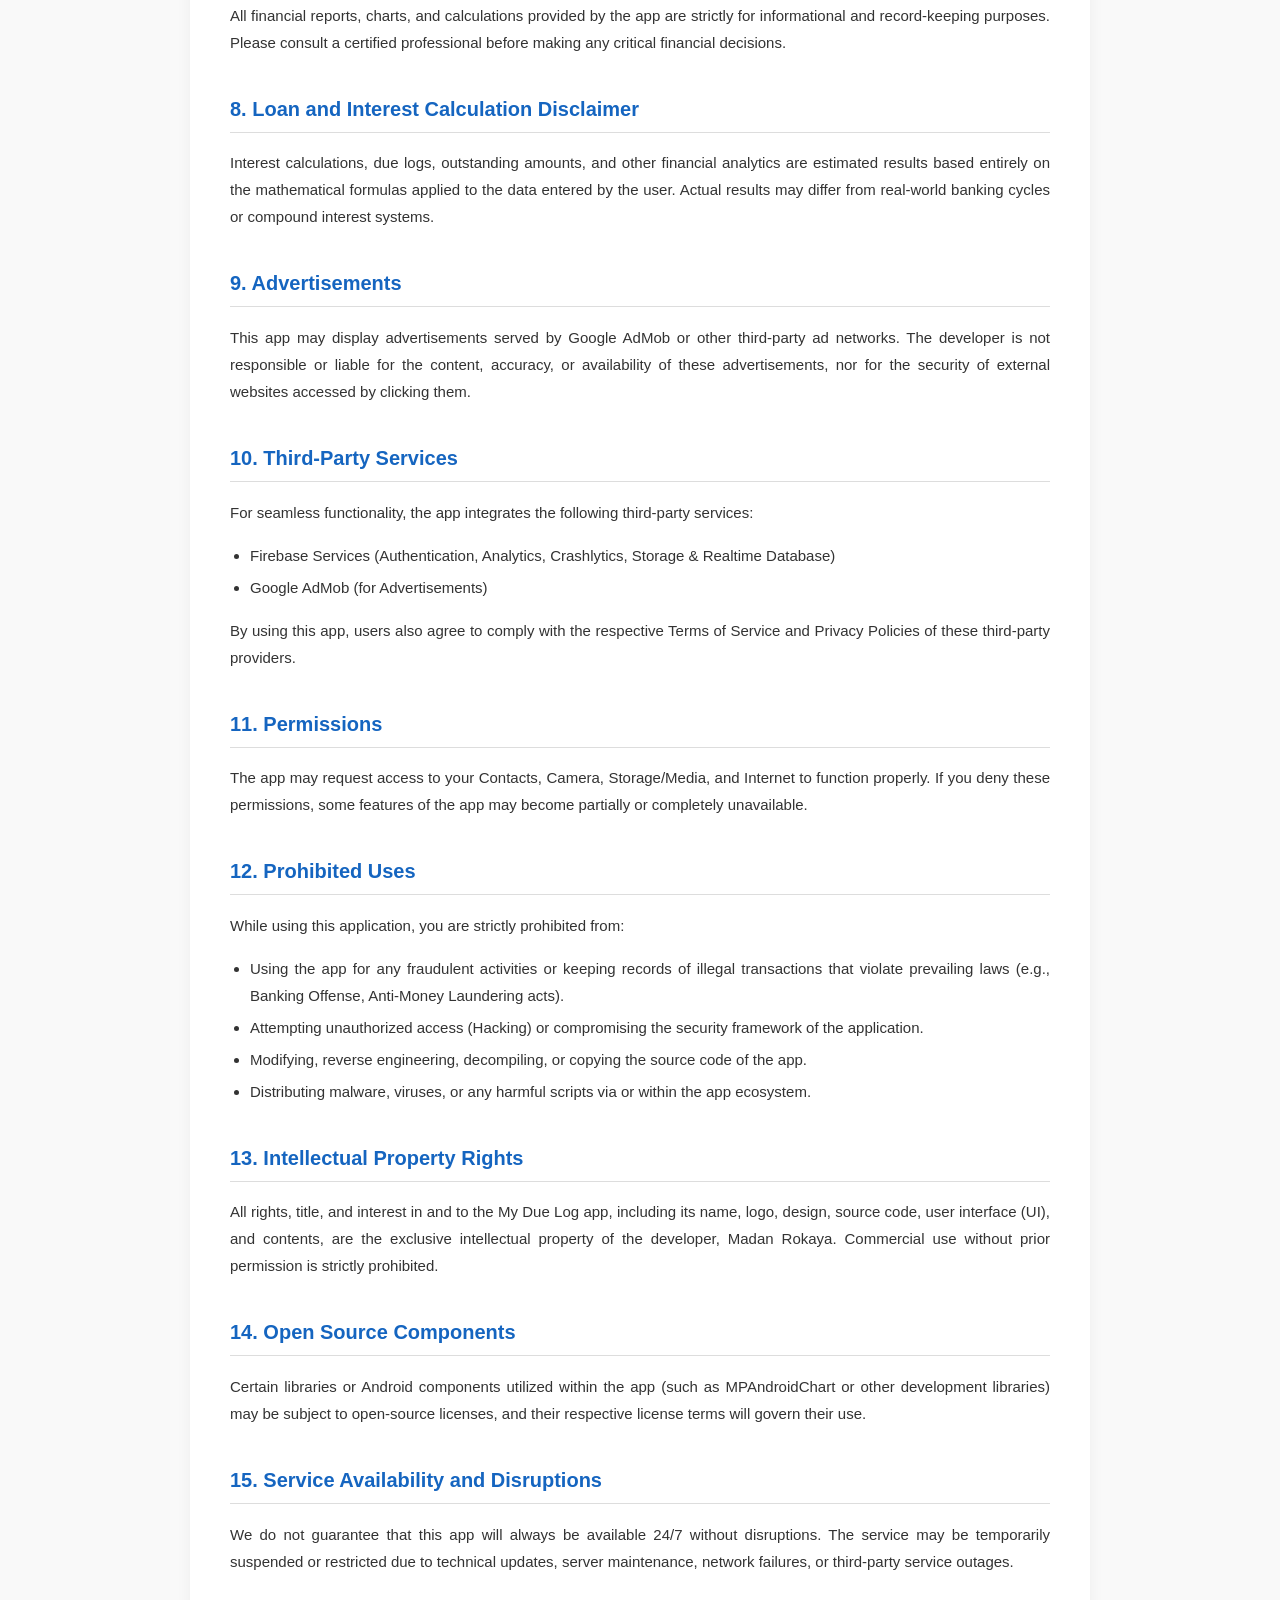
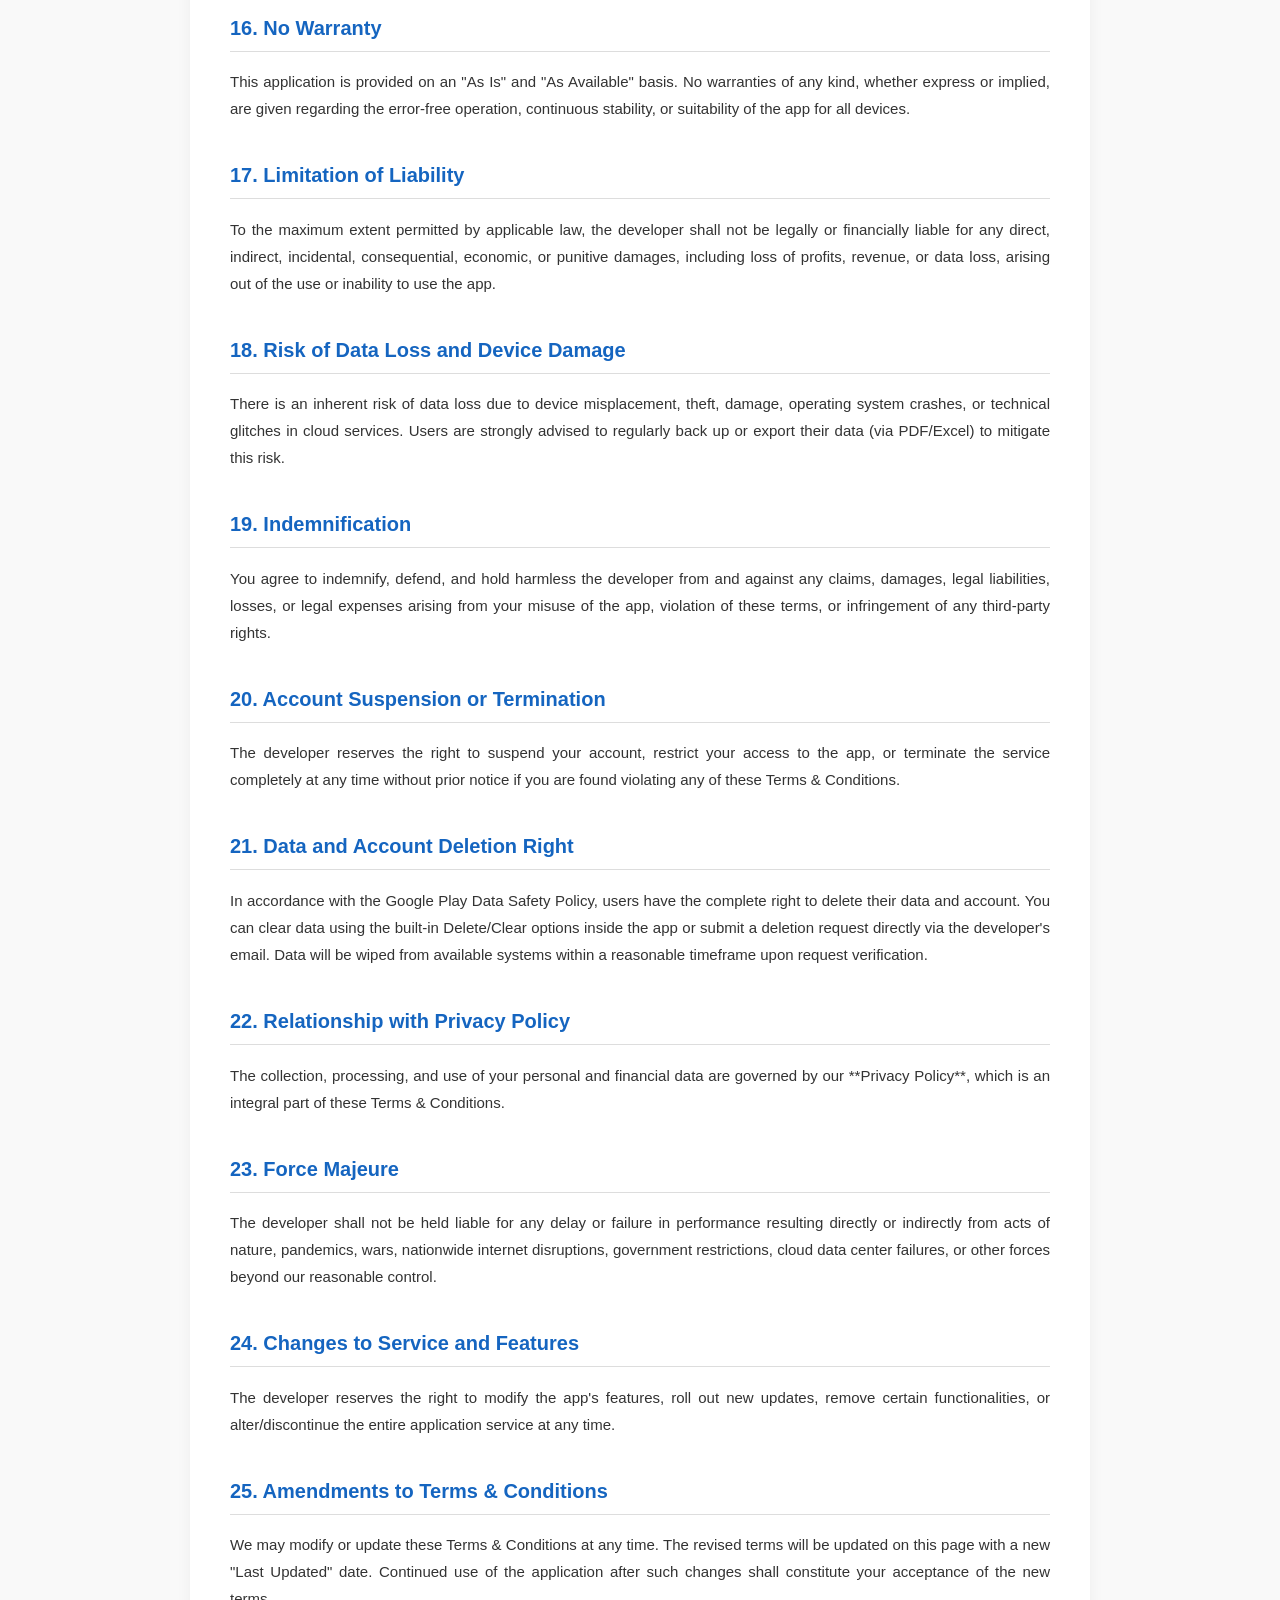
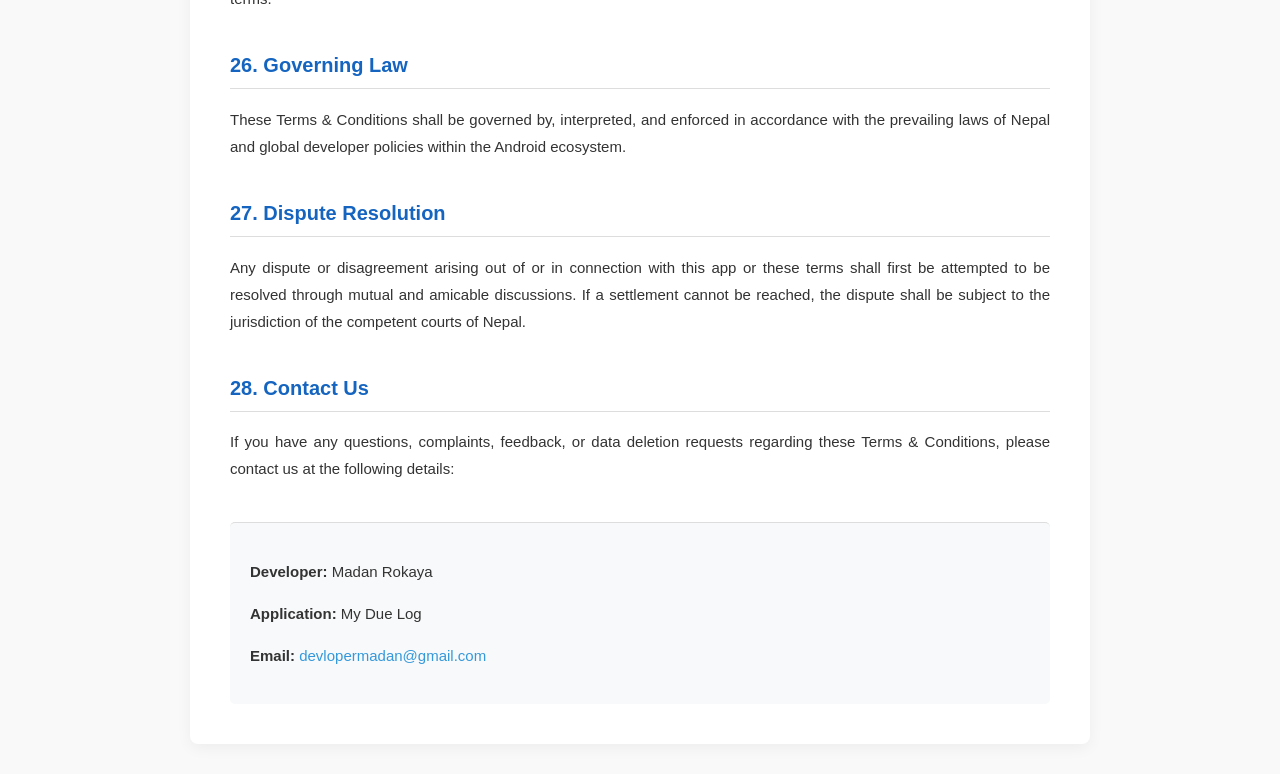
<file: terms_and_conditions_en.html>
<!DOCTYPE html>
<html lang="en">
<head>
<meta charset="UTF-8">
<meta name="viewport" content="width=device-width, initial-scale=1.0">
<title>Terms & Conditions - My Due Log</title>

<style>
body{
    font-family: Arial, Helvetica, sans-serif;
    line-height:1.8;
    max-width:900px;
    margin:auto;
    padding:30px 20px;
    background:#f9f9f9;
    color:#333;
}
.container{
    background:#fff;
    padding:40px;
    border-radius:8px;
    box-shadow:0 4px 15px rgba(0,0,0,.05);
}
h1{
    text-align:center;
    border-bottom:3px solid #3498db;
    padding-bottom:15px;
    font-size: 26px;
}
h2{
    color:#1565c0;
    margin-top:35px;
    border-bottom:1px solid #ddd;
    padding-bottom:5px;
    font-size: 20px;
}
p, li {
    font-size: 15px;
    text-align: justify;
}
ul {
    padding-left: 20px;
}
li {
    margin-bottom: 5px;
}
a {
    color: #3498db;
    text-decoration: none;
}
a:hover {
    text-decoration: underline;
}
.footer{
    margin-top:40px;
    border-top:1px solid #ddd;
    padding-top:20px;
    background: #f8f9fa;
    padding: 20px;
    border-radius: 5px;
}
.notice{
    background:#eef7ff;
    border-left:5px solid #1565c0;
    padding:12px;
    margin:15px 0;
}
.warning{
    background:#fff7e6;
    border-left:5px solid #f39c12;
    padding:12px;
    margin:15px 0;
}
</style>
</head>

<body>

<div class="container">

<h1>Terms & Conditions</h1>

<p style="text-align:center;color:#666;font-style: italic;">
Last Updated: June 9, 2026
</p>

<p>
Thank you for using <strong>My Due Log</strong>. 
This application is developed by <strong>Madan Rokaya</strong>. 
Please read these Terms & Conditions carefully before using the app. 
By accessing or using the app, you agree to be bound by these terms. If you do not agree with any part of these terms, please do not use the app or uninstall it immediately.
</p>

<h2>1. Acceptance of Terms</h2>
<p>
By downloading, installing, or using the app, you acknowledge that you have read, understood, and unconditionally accepted these Terms & Conditions. These terms constitute a legally binding agreement between the User and the Developer.
</p>

<h2>2. App Purpose & Financial Policy Compliance</h2>
<p>
My Due Log is a digital ledger tool designed strictly for personal and business financial record-keeping, income-expense tracking, credit/due logging, interest calculations, and financial reporting.
</p>
<div class="notice">
<strong>Google Play Policy Compliance:</strong> This app is NOT a bank, financial institution, government entity, or licensed lender. It does NOT provide any type of loans (Personal Loans), financial credit, banking services, or financial brokerage.
</div>

<h2>3. Eligibility</h2>
<p>
You must be at least 13 years of age or older to use this application. Children under the age of 13 should not use this app without the direct supervision or explicit permission of a parent or legal guardian.
</p>

<h2>4. User Account & Security</h2>
<p>
Certain features of the app (such as cloud synchronization and cloud backup) requires account registration and secure login managed entirely via Firebase Authentication. You are entirely responsible for maintaining the confidentiality of your account details and for all activities or transactions that occur under your account.
</p>

<h2>5. Accuracy of Data & Entry Responsibility</h2>
<p>
It is the sole responsibility of the user to ensure that all financial records, contacts, transactions, and numerical entries entered into the app are accurate, up-to-date, and legally valid. The developer shall not be held liable if mathematical results vary due to incorrect user entries.
</p>

<h2>6. Backup and Cloud Synchronization (Backup & Sync)</h2>
<p>
The app utilizes a local Room Database for data storage and utilizes Firebase services (Firebase Storage & Realtime Database) for secure cloud backup and transaction photo synchronization. The developer will not be responsible for any data loss resulting from the user's failure to enable backup/sync features or due to app uninstallation.
</p>

<h2>7. Financial Disclaimer</h2>
<div class="warning">
This app does not provide official financial advice, investment advice, banking consultation, tax advice, or legal guidance.
</div>
<p>
All financial reports, charts, and calculations provided by the app are strictly for informational and record-keeping purposes. Please consult a certified professional before making any critical financial decisions.
</p>

<h2>8. Loan and Interest Calculation Disclaimer</h2>
<p>
Interest calculations, due logs, outstanding amounts, and other financial analytics are estimated results based entirely on the mathematical formulas applied to the data entered by the user. Actual results may differ from real-world banking cycles or compound interest systems.
</p>

<h2>9. Advertisements</h2>
<p>
This app may display advertisements served by Google AdMob or other third-party ad networks. The developer is not responsible or liable for the content, accuracy, or availability of these advertisements, nor for the security of external websites accessed by clicking them.
</p>

<h2>10. Third-Party Services</h2>
<p>
For seamless functionality, the app integrates the following third-party services:
</p>
<ul>
<li>Firebase Services (Authentication, Analytics, Crashlytics, Storage & Realtime Database)</li>
<li>Google AdMob (for Advertisements)</li>
</ul>
<p>
By using this app, users also agree to comply with the respective Terms of Service and Privacy Policies of these third-party providers.
</p>

<h2>11. Permissions</h2>
<p>
The app may request access to your Contacts, Camera, Storage/Media, and Internet to function properly. If you deny these permissions, some features of the app may become partially or completely unavailable.
</p>

<h2>12. Prohibited Uses</h2>
<p>
While using this application, you are strictly prohibited from:
</p>
<ul>
<li>Using the app for any fraudulent activities or keeping records of illegal transactions that violate prevailing laws (e.g., Banking Offense, Anti-Money Laundering acts).</li>
<li>Attempting unauthorized access (Hacking) or compromising the security framework of the application.</li>
<li>Modifying, reverse engineering, decompiling, or copying the source code of the app.</li>
<li>Distributing malware, viruses, or any harmful scripts via or within the app ecosystem.</li>
</ul>

<h2>13. Intellectual Property Rights</h2>
<p>
All rights, title, and interest in and to the My Due Log app, including its name, logo, design, source code, user interface (UI), and contents, are the exclusive intellectual property of the developer, Madan Rokaya. Commercial use without prior permission is strictly prohibited.
</p>

<h2>14. Open Source Components</h2>
<p>
Certain libraries or Android components utilized within the app (such as MPAndroidChart or other development libraries) may be subject to open-source licenses, and their respective license terms will govern their use.
</p>

<h2>15. Service Availability and Disruptions</h2>
<p>
We do not guarantee that this app will always be available 24/7 without disruptions. The service may be temporarily suspended or restricted due to technical updates, server maintenance, network failures, or third-party service outages.
</p>

<h2>16. No Warranty</h2>
<p>
This application is provided on an "As Is" and "As Available" basis. No warranties of any kind, whether express or implied, are given regarding the error-free operation, continuous stability, or suitability of the app for all devices.
</p>

<h2>17. Limitation of Liability</h2>
<p>
To the maximum extent permitted by applicable law, the developer shall not be legally or financially liable for any direct, indirect, incidental, consequential, economic, or punitive damages, including loss of profits, revenue, or data loss, arising out of the use or inability to use the app.
</p>

<h2>18. Risk of Data Loss and Device Damage</h2>
<p>
There is an inherent risk of data loss due to device misplacement, theft, damage, operating system crashes, or technical glitches in cloud services. Users are strongly advised to regularly back up or export their data (via PDF/Excel) to mitigate this risk.
</p>

<h2>19. Indemnification</h2>
<p>
You agree to indemnify, defend, and hold harmless the developer from and against any claims, damages, legal liabilities, losses, or legal expenses arising from your misuse of the app, violation of these terms, or infringement of any third-party rights.
</p>

<h2>20. Account Suspension or Termination</h2>
<p>
The developer reserves the right to suspend your account, restrict your access to the app, or terminate the service completely at any time without prior notice if you are found violating any of these Terms & Conditions.
</p>

<h2>21. Data and Account Deletion Right</h2>
<p>
In accordance with the Google Play Data Safety Policy, users have the complete right to delete their data and account. You can clear data using the built-in Delete/Clear options inside the app or submit a deletion request directly via the developer's email. Data will be wiped from available systems within a reasonable timeframe upon request verification.
</p>

<h2>22. Relationship with Privacy Policy</h2>
<p>
The collection, processing, and use of your personal and financial data are governed by our **Privacy Policy**, which is an integral part of these Terms & Conditions.
</p>

<h2>23. Force Majeure</h2>
<p>
The developer shall not be held liable for any delay or failure in performance resulting directly or indirectly from acts of nature, pandemics, wars, nationwide internet disruptions, government restrictions, cloud data center failures, or other forces beyond our reasonable control.
</p>

<h2>24. Changes to Service and Features</h2>
<p>
The developer reserves the right to modify the app's features, roll out new updates, remove certain functionalities, or alter/discontinue the entire application service at any time.
</p>

<h2>25. Amendments to Terms & Conditions</h2>
<p>
We may modify or update these Terms & Conditions at any time. The revised terms will be updated on this page with a new "Last Updated" date. Continued use of the application after such changes shall constitute your acceptance of the new terms.
</p>

<h2>26. Governing Law</h2>
<p>
These Terms & Conditions shall be governed by, interpreted, and enforced in accordance with the prevailing laws of Nepal and global developer policies within the Android ecosystem.
</p>

<h2>27. Dispute Resolution</h2>
<p>
Any dispute or disagreement arising out of or in connection with this app or these terms shall first be attempted to be resolved through mutual and amicable discussions. If a settlement cannot be reached, the dispute shall be subject to the jurisdiction of the competent courts of Nepal.
</p>

<h2>28. Contact Us</h2>
<p>
If you have any questions, complaints, feedback, or data deletion requests regarding these Terms & Conditions, please contact us at the following details:
</p>

<div class="footer">
<p><strong>Developer:</strong> Madan Rokaya</p>
<p><strong>Application:</strong> My Due Log</p>
<p><strong>Email:</strong> <a href="mailto:devlopermadan@gmail.com">devlopermadan@gmail.com</a></p>
</div>

</div>

</body>
</html>
</file>
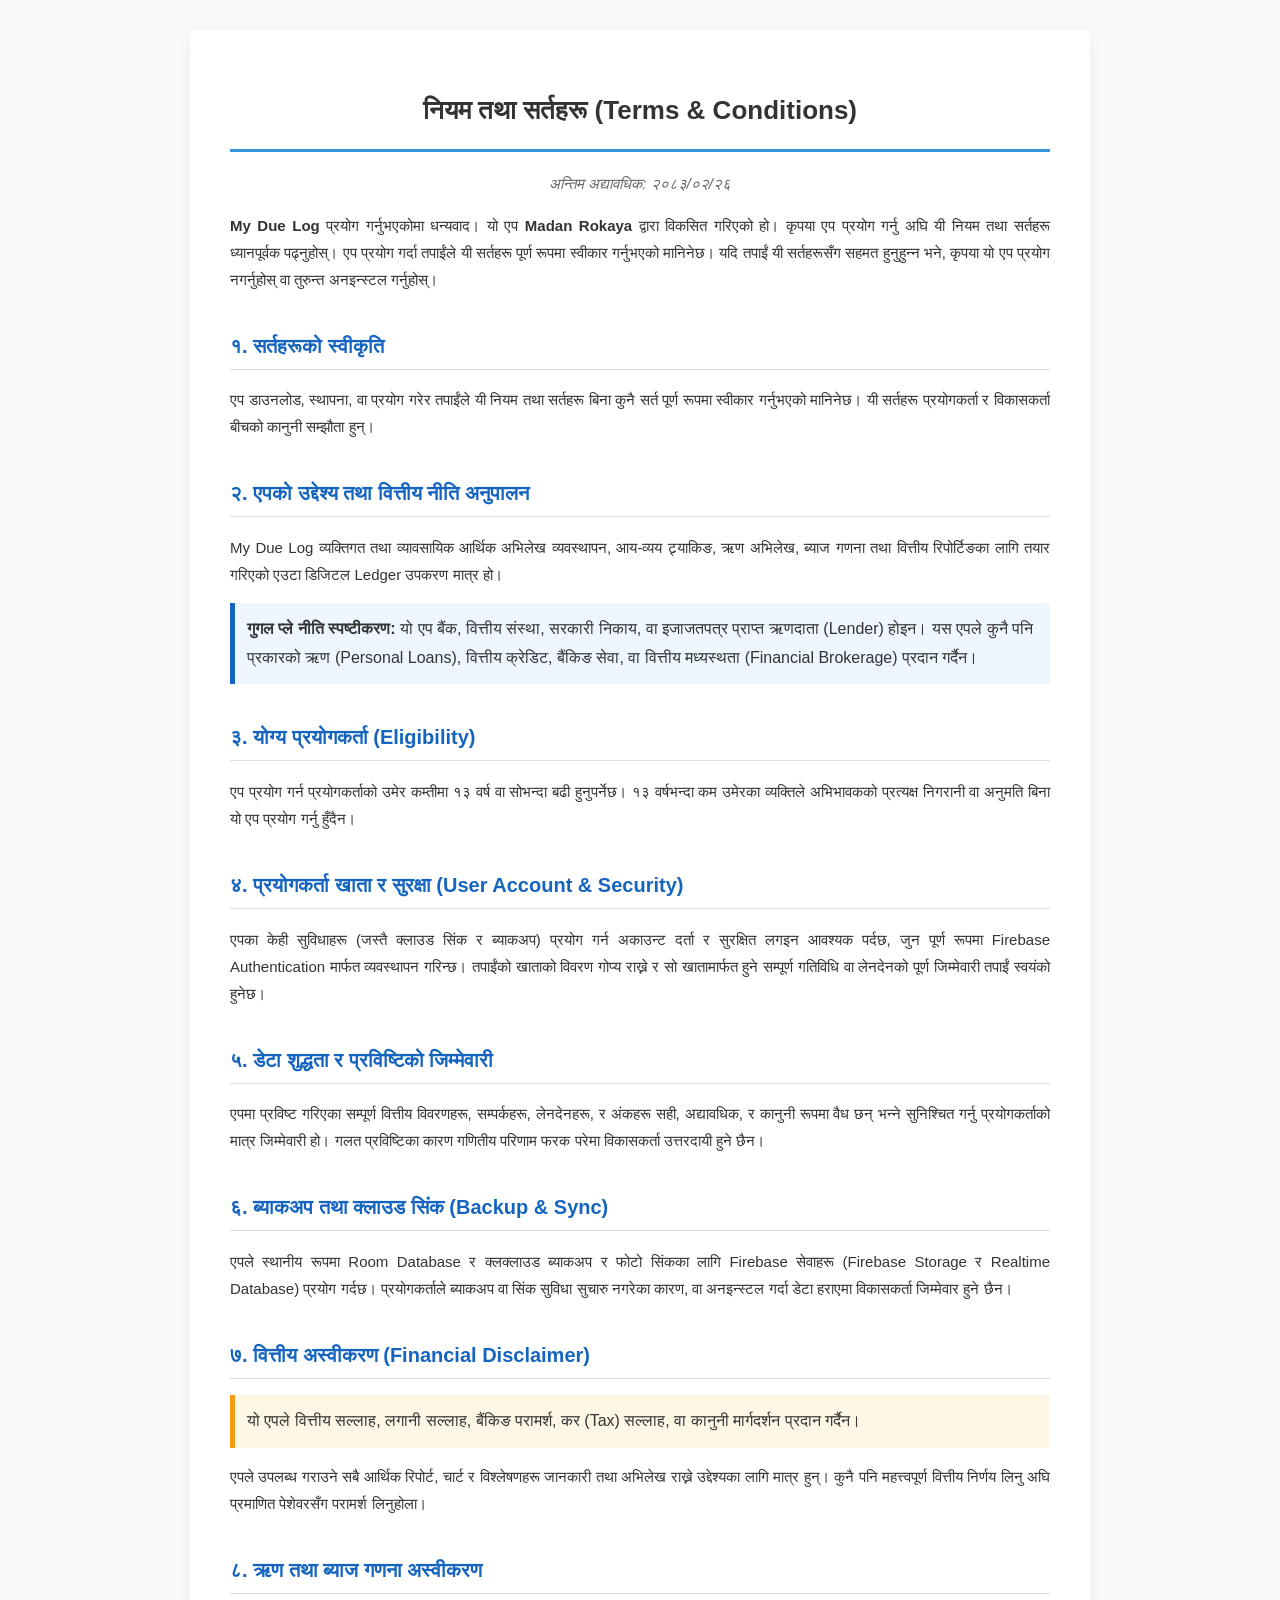
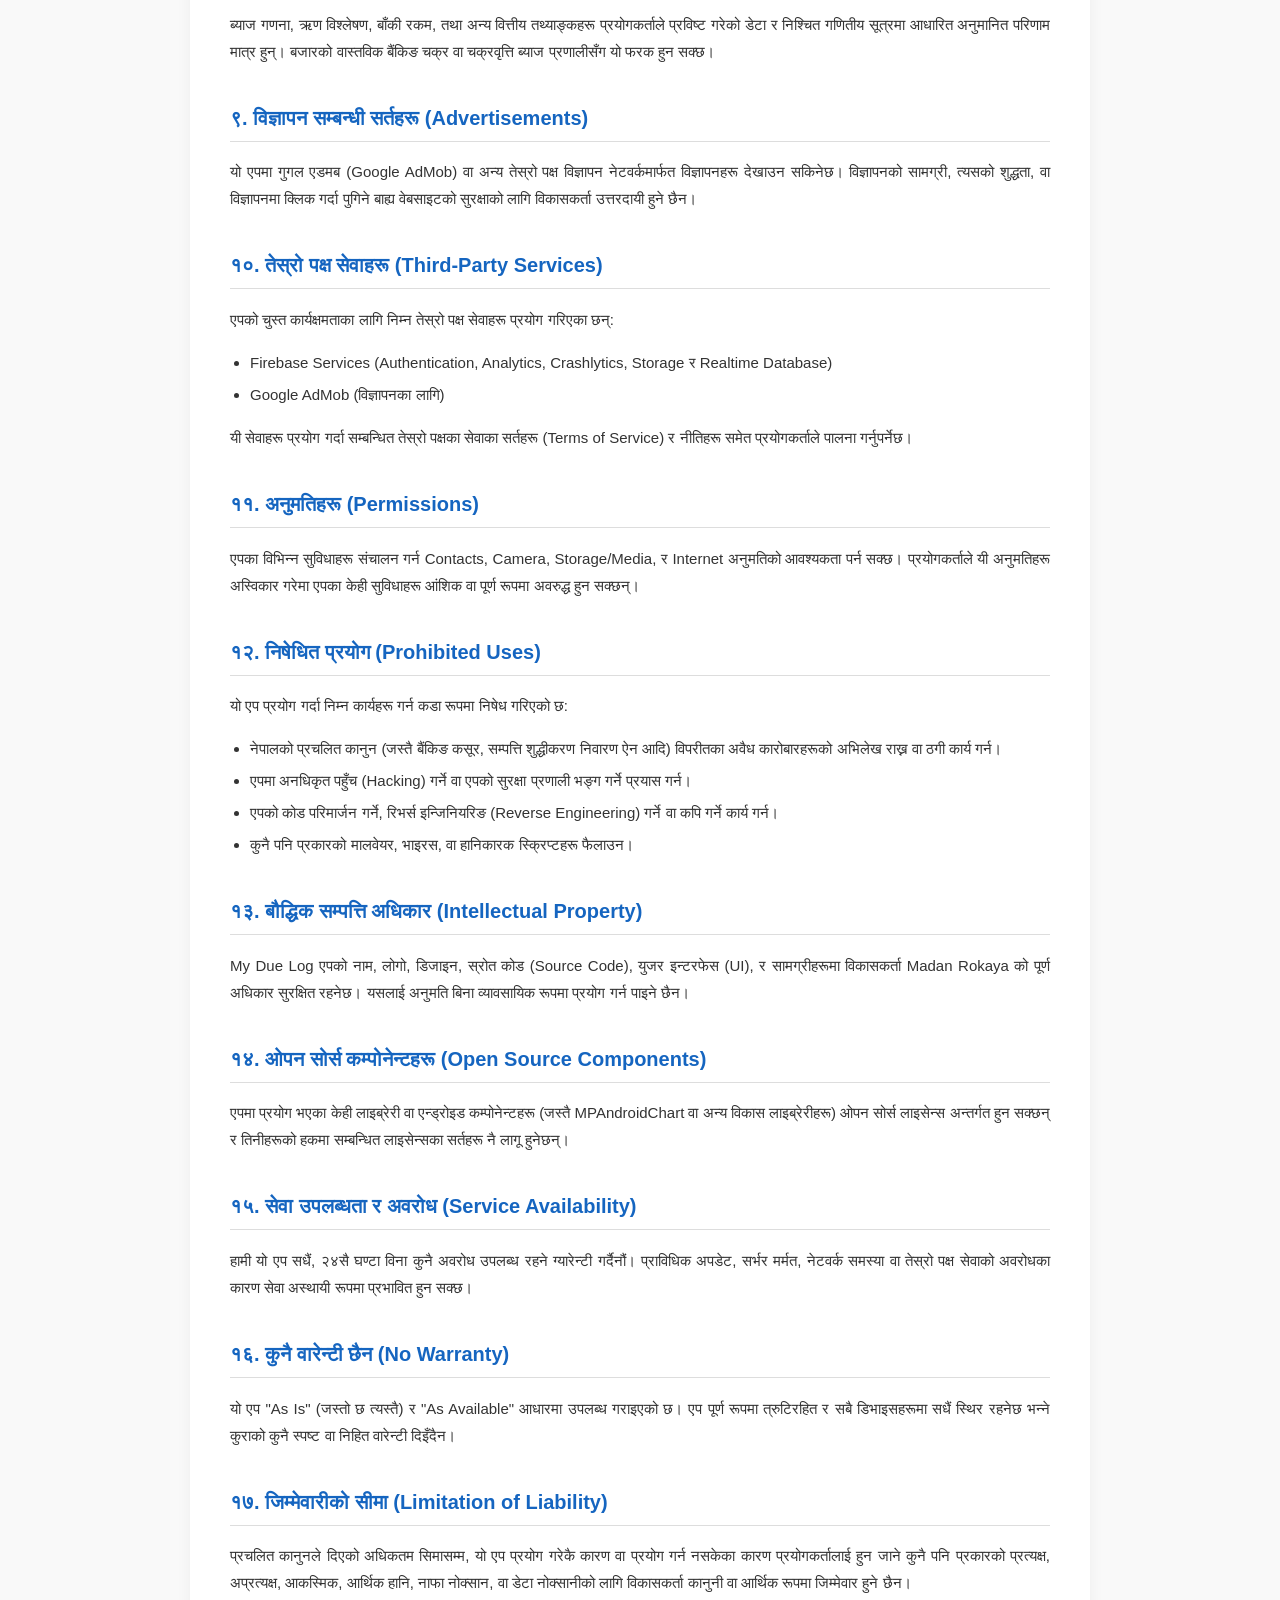
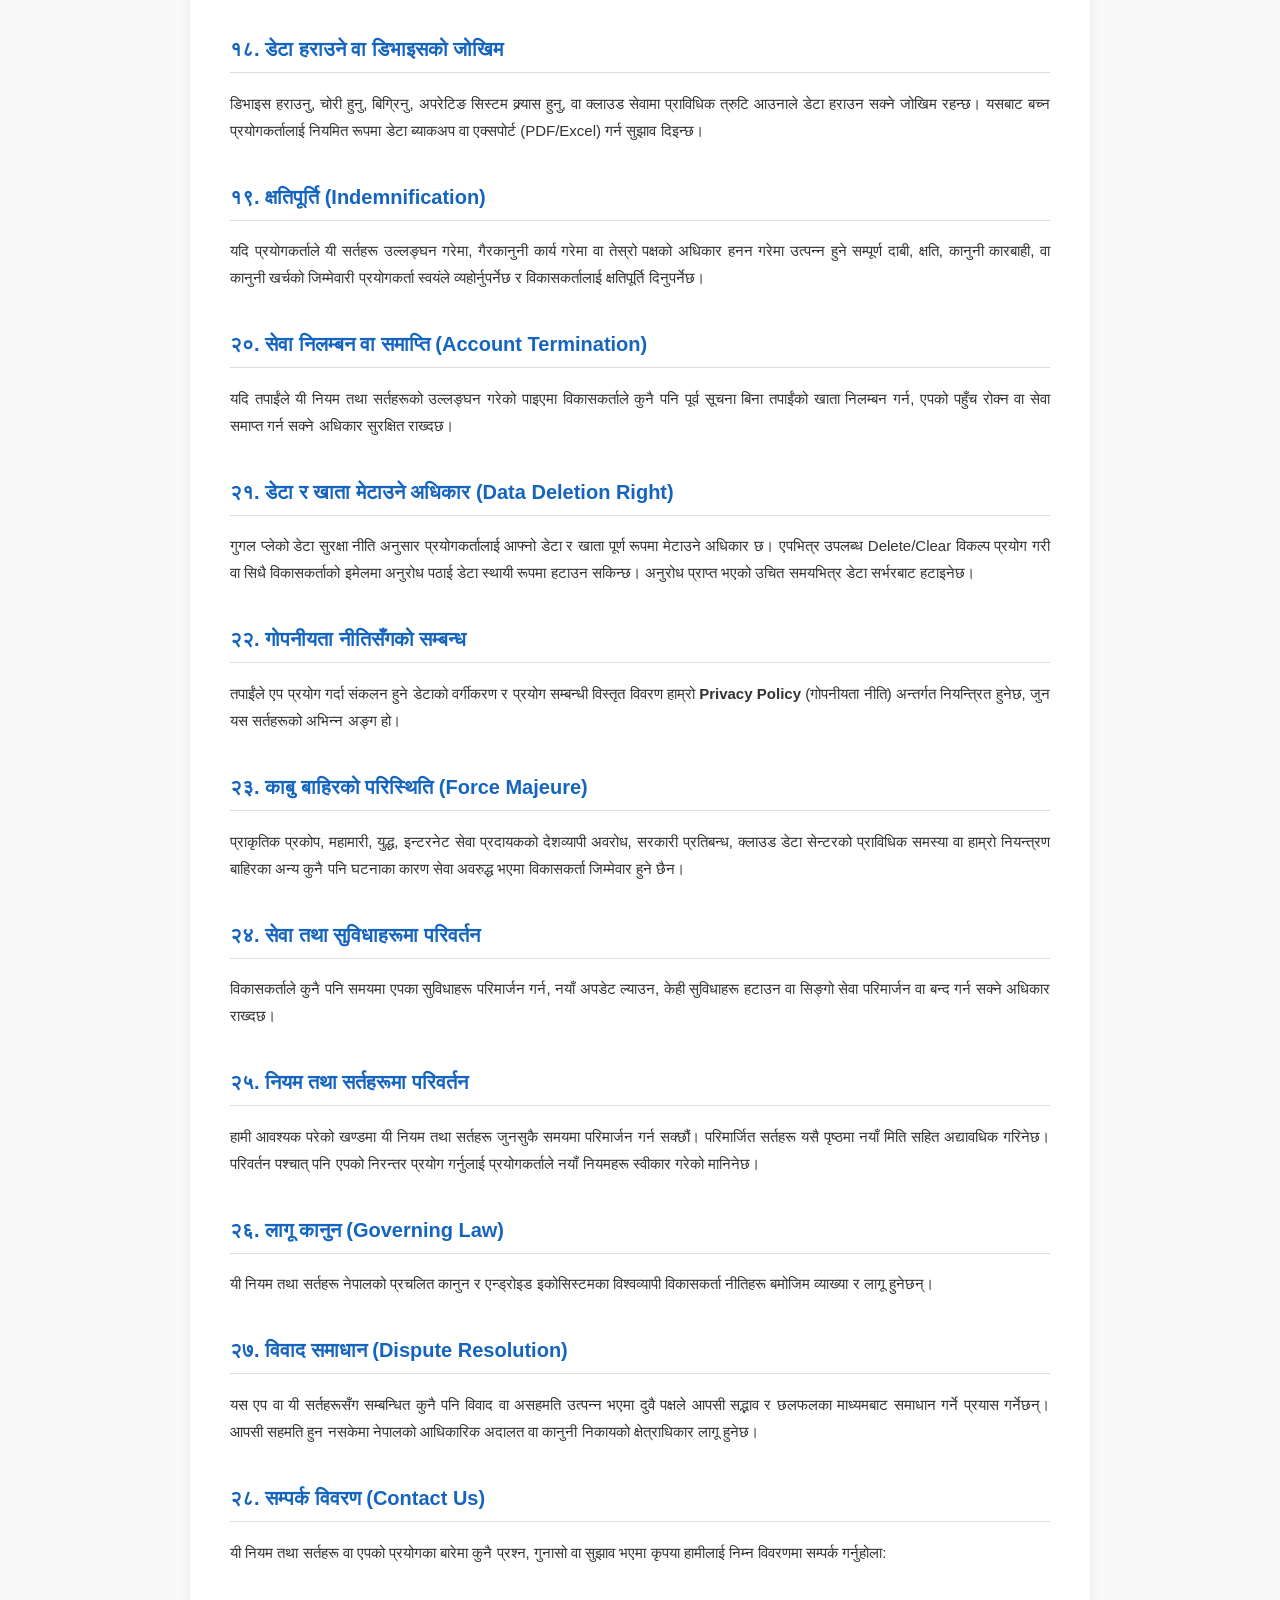
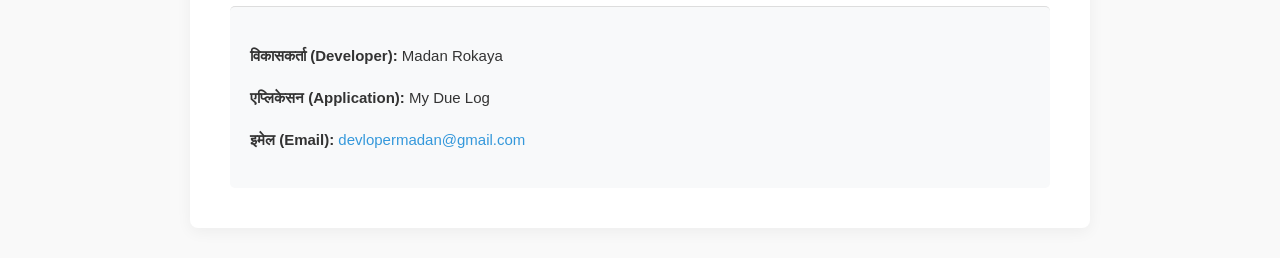
<file: terms_and_conditions_np.html>
<!DOCTYPE html>
<html lang="ne">
<head>
<meta charset="UTF-8">
<meta name="viewport" content="width=device-width, initial-scale=1.0">
<title>नियम तथा सर्तहरू (Terms & Conditions) - My Due Log</title>

<style>
body{
    font-family: Arial, Helvetica, sans-serif;
    line-height:1.8;
    max-width:900px;
    margin:auto;
    padding:30px 20px;
    background:#f9f9f9;
    color:#333;
}
.container{
    background:#fff;
    padding:40px;
    border-radius:8px;
    box-shadow:0 4px 15px rgba(0,0,0,.05);
}
h1{
    text-align:center;
    border-bottom:3px solid #3498db;
    padding-bottom:15px;
    font-size: 26px;
}
h2{
    color:#1565c0;
    margin-top:35px;
    border-bottom:1px solid #ddd;
    padding-bottom:5px;
    font-size: 20px;
}
p, li {
    font-size: 15px;
    text-align: justify;
}
ul {
    padding-left: 20px;
}
li {
    margin-bottom: 5px;
}
a {
    color: #3498db;
    text-decoration: none;
}
a:hover {
    text-decoration: underline;
}
.footer{
    margin-top:40px;
    border-top:1px solid #ddd;
    padding-top:20px;
    background: #f8f9fa;
    padding: 20px;
    border-radius: 5px;
}
.notice{
    background:#eef7ff;
    border-left:5px solid #1565c0;
    padding:12px;
    margin:15px 0;
}
.warning{
    background:#fff7e6;
    border-left:5px solid #f39c12;
    padding:12px;
    margin:15px 0;
}
</style>
</head>

<body>

<div class="container">

<h1>नियम तथा सर्तहरू (Terms & Conditions)</h1>

<p style="text-align:center;color:#666;font-style: italic;">
अन्तिम अद्यावधिक: २०८३/०२/२६
</p>

<p>
<strong>My Due Log</strong> प्रयोग गर्नुभएकोमा धन्यवाद। 
यो एप <strong>Madan Rokaya</strong> द्वारा विकसित गरिएको हो। 
कृपया एप प्रयोग गर्नु अघि यी नियम तथा सर्तहरू ध्यानपूर्वक पढ्नुहोस्। 
एप प्रयोग गर्दा तपाईंले यी सर्तहरू पूर्ण रूपमा स्वीकार गर्नुभएको मानिनेछ। यदि तपाईं यी सर्तहरूसँग सहमत हुनुहुन्न भने, कृपया यो एप प्रयोग नगर्नुहोस् वा तुरुन्त अनइन्स्टल गर्नुहोस्।
</p>

<h2>१. सर्तहरूको स्वीकृति</h2>
<p>
एप डाउनलोड, स्थापना, वा प्रयोग गरेर तपाईंले यी नियम तथा सर्तहरू बिना कुनै सर्त पूर्ण रूपमा स्वीकार गर्नुभएको मानिनेछ। यी सर्तहरू प्रयोगकर्ता र विकासकर्ता बीचको कानुनी सम्झौता हुन्।
</p>

<h2>२. एपको उद्देश्य तथा वित्तीय नीति अनुपालन</h2>
<p>
My Due Log व्यक्तिगत तथा व्यावसायिक आर्थिक अभिलेख व्यवस्थापन, आय-व्यय ट्र्याकिङ, ऋण अभिलेख, ब्याज गणना तथा वित्तीय रिपोर्टिङका लागि तयार गरिएको एउटा डिजिटल Ledger उपकरण मात्र हो।
</p>
<div class="notice">
<strong>गुगल प्ले नीति स्पष्टीकरण:</strong> यो एप बैंक, वित्तीय संस्था, सरकारी निकाय, वा इजाजतपत्र प्राप्त ऋणदाता (Lender) होइन। यस एपले कुनै पनि प्रकारको ऋण (Personal Loans), वित्तीय क्रेडिट, बैंकिङ सेवा, वा वित्तीय मध्यस्थता (Financial Brokerage) प्रदान गर्दैन।
</div>

<h2>३. योग्य प्रयोगकर्ता (Eligibility)</h2>
<p>
एप प्रयोग गर्न प्रयोगकर्ताको उमेर कम्तीमा १३ वर्ष वा सोभन्दा बढी हुनुपर्नेछ। १३ वर्षभन्दा कम उमेरका व्यक्तिले अभिभावकको प्रत्यक्ष निगरानी वा अनुमति बिना यो एप प्रयोग गर्नु हुँदैन।
</p>

<h2>४. प्रयोगकर्ता खाता र सुरक्षा (User Account & Security)</h2>
<p>
एपका केही सुविधाहरू (जस्तै क्लाउड सिंक र ब्याकअप) प्रयोग गर्न अकाउन्ट दर्ता र सुरक्षित लगइन आवश्यक पर्दछ, जुन पूर्ण रूपमा Firebase Authentication मार्फत व्यवस्थापन गरिन्छ। तपाईंको खाताको विवरण गोप्य राख्ने र सो खातामार्फत हुने सम्पूर्ण गतिविधि वा लेनदेनको पूर्ण जिम्मेवारी तपाईं स्वयंको हुनेछ।
</p>

<h2>५. डेटा शुद्धता र प्रविष्टिको जिम्मेवारी</h2>
<p>
एपमा प्रविष्ट गरिएका सम्पूर्ण वित्तीय विवरणहरू, सम्पर्कहरू, लेनदेनहरू, र अंकहरू सही, अद्यावधिक, र कानुनी रूपमा वैध छन् भन्ने सुनिश्चित गर्नु प्रयोगकर्ताको मात्र जिम्मेवारी हो। गलत प्रविष्टिका कारण गणितीय परिणाम फरक परेमा विकासकर्ता उत्तरदायी हुने छैन।
</p>

<h2>६. ब्याकअप तथा क्लाउड सिंक (Backup & Sync)</h2>
<p>
एपले स्थानीय रूपमा Room Database र क्लक्लाउड ब्याकअप र फोटो सिंकका लागि Firebase सेवाहरू (Firebase Storage र Realtime Database) प्रयोग गर्दछ। प्रयोगकर्ताले ब्याकअप वा सिंक सुविधा सुचारु नगरेका कारण, वा अनइन्स्टल गर्दा डेटा हराएमा विकासकर्ता जिम्मेवार हुने छैन।
</p>

<h2>७. वित्तीय अस्वीकरण (Financial Disclaimer)</h2>
<div class="warning">
यो एपले वित्तीय सल्लाह, लगानी सल्लाह, बैंकिङ परामर्श, कर (Tax) सल्लाह, वा कानुनी मार्गदर्शन प्रदान गर्दैन।
</div>
<p>
एपले उपलब्ध गराउने सबै आर्थिक रिपोर्ट, चार्ट र विश्लेषणहरू जानकारी तथा अभिलेख राख्ने उद्देश्यका लागि मात्र हुन्। कुनै पनि महत्त्वपूर्ण वित्तीय निर्णय लिनु अघि प्रमाणित पेशेवरसँग परामर्श लिनुहोला।
</p>

<h2>८. ऋण तथा ब्याज गणना अस्वीकरण</h2>
<p>
ब्याज गणना, ऋण विश्लेषण, बाँकी रकम, तथा अन्य वित्तीय तथ्याङ्कहरू प्रयोगकर्ताले प्रविष्ट गरेको डेटा र निश्चित गणितीय सूत्रमा आधारित अनुमानित परिणाम मात्र हुन्। बजारको वास्तविक बैंकिङ चक्र वा चक्रवृत्ति ब्याज प्रणालीसँग यो फरक हुन सक्छ।
</p>

<h2>९. विज्ञापन सम्बन्धी सर्तहरू (Advertisements)</h2>
<p>
यो एपमा गुगल एडमब (Google AdMob) वा अन्य तेस्रो पक्ष विज्ञापन नेटवर्कमार्फत विज्ञापनहरू देखाउन सकिनेछ। विज्ञापनको सामग्री, त्यसको शुद्धता, वा विज्ञापनमा क्लिक गर्दा पुगिने बाह्य वेबसाइटको सुरक्षाको लागि विकासकर्ता उत्तरदायी हुने छैन।
</p>

<h2>१०. तेस्रो पक्ष सेवाहरू (Third-Party Services)</h2>
<p>
एपको चुस्त कार्यक्षमताका लागि निम्न तेस्रो पक्ष सेवाहरू प्रयोग गरिएका छन्:
</p>
<ul>
<li>Firebase Services (Authentication, Analytics, Crashlytics, Storage र Realtime Database)</li>
<li>Google AdMob (विज्ञापनका लागि)</li>
</ul>
<p>
यी सेवाहरू प्रयोग गर्दा सम्बन्धित तेस्रो पक्षका सेवाका सर्तहरू (Terms of Service) र नीतिहरू समेत प्रयोगकर्ताले पालना गर्नुपर्नेछ।
</p>

<h2>११. अनुमतिहरू (Permissions)</h2>
<p>
एपका विभिन्न सुविधाहरू संचालन गर्न Contacts, Camera, Storage/Media, र Internet अनुमतिको आवश्यकता पर्न सक्छ। प्रयोगकर्ताले यी अनुमतिहरू अस्विकार गरेमा एपका केही सुविधाहरू आंशिक वा पूर्ण रूपमा अवरुद्ध हुन सक्छन्।
</p>

<h2>१२. निषेधित प्रयोग (Prohibited Uses)</h2>
<p>
यो एप प्रयोग गर्दा निम्न कार्यहरू गर्न कडा रूपमा निषेध गरिएको छ:
</p>
<ul>
<li>नेपालको प्रचलित कानुन (जस्तै बैंकिङ कसूर, सम्पत्ति शुद्धीकरण निवारण ऐन आदि) विपरीतका अवैध कारोबारहरूको अभिलेख राख्न वा ठगी कार्य गर्न।</li>
<li>एपमा अनधिकृत पहुँच (Hacking) गर्ने वा एपको सुरक्षा प्रणाली भङ्ग गर्ने प्रयास गर्न।</li>
<li>एपको कोड परिमार्जन गर्ने, रिभर्स इन्जिनियरिङ (Reverse Engineering) गर्ने वा कपि गर्ने कार्य गर्न।</li>
<li>कुनै पनि प्रकारको मालवेयर, भाइरस, वा हानिकारक स्क्रिप्टहरू फैलाउन।</li>
</ul>

<h2>१३. बौद्धिक सम्पत्ति अधिकार (Intellectual Property)</h2>
<p>
My Due Log एपको नाम, लोगो, डिजाइन, स्रोत कोड (Source Code), युजर इन्टरफेस (UI), र सामग्रीहरूमा विकासकर्ता Madan Rokaya को पूर्ण अधिकार सुरक्षित रहनेछ। यसलाई अनुमति बिना व्यावसायिक रूपमा प्रयोग गर्न पाइने छैन।
</p>

<h2>१४. ओपन सोर्स कम्पोनेन्टहरू (Open Source Components)</h2>
<p>
एपमा प्रयोग भएका केही लाइब्रेरी वा एन्ड्रोइड कम्पोनेन्टहरू (जस्तै MPAndroidChart वा अन्य विकास लाइब्रेरीहरू) ओपन सोर्स लाइसेन्स अन्तर्गत हुन सक्छन् र तिनीहरूको हकमा सम्बन्धित लाइसेन्सका सर्तहरू नै लागू हुनेछन्।
</p>

<h2>१५. सेवा उपलब्धता र अवरोध (Service Availability)</h2>
<p>
हामी यो एप सधैं, २४सै घण्टा विना कुनै अवरोध उपलब्ध रहने ग्यारेन्टी गर्दैनौं। प्राविधिक अपडेट, सर्भर मर्मत, नेटवर्क समस्या वा तेस्रो पक्ष सेवाको अवरोधका कारण सेवा अस्थायी रूपमा प्रभावित हुन सक्छ।
</p>

<h2>१६. कुनै वारेन्टी छैन (No Warranty)</h2>
<p>
यो एप "As Is" (जस्तो छ त्यस्तै) र "As Available" आधारमा उपलब्ध गराइएको छ। एप पूर्ण रूपमा त्रुटिरहित र सबै डिभाइसहरूमा सधैं स्थिर रहनेछ भन्ने कुराको कुनै स्पष्ट वा निहित वारेन्टी दिइँदैन।
</p>

<h2>१७. जिम्मेवारीको सीमा (Limitation of Liability)</h2>
<p>
प्रचलित कानुनले दिएको अधिकतम सिमासम्म, यो एप प्रयोग गरेकै कारण वा प्रयोग गर्न नसकेका कारण प्रयोगकर्तालाई हुन जाने कुनै पनि प्रकारको प्रत्यक्ष, अप्रत्यक्ष, आकस्मिक, आर्थिक हानि, नाफा नोक्सान, वा डेटा नोक्सानीको लागि विकासकर्ता कानुनी वा आर्थिक रूपमा जिम्मेवार हुने छैन।
</p>

<h2>१८. डेटा हराउने वा डिभाइसको जोखिम</h2>
<p>
डिभाइस हराउनु, चोरी हुनु, बिग्रिनु, अपरेटिङ सिस्टम क्र्यास हुनु, वा क्लाउड सेवामा प्राविधिक त्रुटि आउनाले डेटा हराउन सक्ने जोखिम रहन्छ। यसबाट बच्न प्रयोगकर्तालाई नियमित रूपमा डेटा ब्याकअप वा एक्सपोर्ट (PDF/Excel) गर्न सुझाव दिइन्छ।
</p>

<h2>१९. क्षतिपूर्ति (Indemnification)</h2>
<p>
यदि प्रयोगकर्ताले यी सर्तहरू उल्लङ्घन गरेमा, गैरकानुनी कार्य गरेमा वा तेस्रो पक्षको अधिकार हनन गरेमा उत्पन्न हुने सम्पूर्ण दाबी, क्षति, कानुनी कारबाही, वा कानुनी खर्चको जिम्मेवारी प्रयोगकर्ता स्वयंले व्यहोर्नुपर्नेछ र विकासकर्तालाई क्षतिपूर्ति दिनुपर्नेछ।
</p>

<h2>२०. सेवा निलम्बन वा समाप्ति (Account Termination)</h2>
<p>
यदि तपाईंले यी नियम तथा सर्तहरूको उल्लङ्घन गरेको पाइएमा विकासकर्ताले कुनै पनि पूर्व सूचना बिना तपाईंको खाता निलम्बन गर्न, एपको पहुँच रोक्न वा सेवा समाप्त गर्न सक्ने अधिकार सुरक्षित राख्दछ।
</p>

<h2>२१. डेटा र खाता मेटाउने अधिकार (Data Deletion Right)</h2>
<p>
गुगल प्लेको डेटा सुरक्षा नीति अनुसार प्रयोगकर्तालाई आफ्नो डेटा र खाता पूर्ण रूपमा मेटाउने अधिकार छ। एपभित्र उपलब्ध Delete/Clear विकल्प प्रयोग गरी वा सिधै विकासकर्ताको इमेलमा अनुरोध पठाई डेटा स्थायी रूपमा हटाउन सकिन्छ। अनुरोध प्राप्त भएको उचित समयभित्र डेटा सर्भरबाट हटाइनेछ।
</p>

<h2>२२. गोपनीयता नीतिसँगको सम्बन्ध</h2>
<p>
तपाईंले एप प्रयोग गर्दा संकलन हुने डेटाको वर्गीकरण र प्रयोग सम्बन्धी विस्तृत विवरण हाम्रो <strong>Privacy Policy</strong> (गोपनीयता नीति) अन्तर्गत नियन्त्रित हुनेछ, जुन यस सर्तहरूको अभिन्न अङ्ग हो।
</p>

<h2>२३. काबु बाहिरको परिस्थिति (Force Majeure)</h2>
<p>
प्राकृतिक प्रकोप, महामारी, युद्ध, इन्टरनेट सेवा प्रदायकको देशव्यापी अवरोध, सरकारी प्रतिबन्ध, क्लाउड डेटा सेन्टरको प्राविधिक समस्या वा हाम्रो नियन्त्रण बाहिरका अन्य कुनै पनि घटनाका कारण सेवा अवरुद्ध भएमा विकासकर्ता जिम्मेवार हुने छैन।
</p>

<h2>२४. सेवा तथा सुविधाहरूमा परिवर्तन</h2>
<p>
विकासकर्ताले कुनै पनि समयमा एपका सुविधाहरू परिमार्जन गर्न, नयाँ अपडेट ल्याउन, केही सुविधाहरू हटाउन वा सिङ्गो सेवा परिमार्जन वा बन्द गर्न सक्ने अधिकार राख्दछ।
</p>

<h2>२५. नियम तथा सर्तहरूमा परिवर्तन</h2>
<p>
हामी आवश्यक परेको खण्डमा यी नियम तथा सर्तहरू जुनसुकै समयमा परिमार्जन गर्न सक्छौं। परिमार्जित सर्तहरू यसै पृष्ठमा नयाँ मिति सहित अद्यावधिक गरिनेछ। परिवर्तन पश्चात् पनि एपको निरन्तर प्रयोग गर्नुलाई प्रयोगकर्ताले नयाँ नियमहरू स्वीकार गरेको मानिनेछ।
</p>

<h2>२६. लागू कानुन (Governing Law)</h2>
<p>
यी नियम तथा सर्तहरू नेपालको प्रचलित कानुन र एन्ड्रोइड इकोसिस्टमका विश्वव्यापी विकासकर्ता नीतिहरू बमोजिम व्याख्या र लागू हुनेछन्।
</p>

<h2>२७. विवाद समाधान (Dispute Resolution)</h2>
<p>
यस एप वा यी सर्तहरूसँग सम्बन्धित कुनै पनि विवाद वा असहमति उत्पन्न भएमा दुवै पक्षले आपसी सद्भाव र छलफलका माध्यमबाट समाधान गर्ने प्रयास गर्नेछन्। आपसी सहमति हुन नसकेमा नेपालको आधिकारिक अदालत वा कानुनी निकायको क्षेत्राधिकार लागू हुनेछ।
</p>

<h2>२८. सम्पर्क विवरण (Contact Us)</h2>
<p>
यी नियम तथा सर्तहरू वा एपको प्रयोगका बारेमा कुनै प्रश्न, गुनासो वा सुझाव भएमा कृपया हामीलाई निम्न विवरणमा सम्पर्क गर्नुहोला:
</p>

<div class="footer">
<p><strong>विकासकर्ता (Developer):</strong> Madan Rokaya</p>
<p><strong>एप्लिकेसन (Application):</strong> My Due Log</p>
<p><strong>इमेल (Email):</strong> <a href="mailto:devlopermadan@gmail.com">devlopermadan@gmail.com</a></p>
</div>

</div>

</body>
</html>
</file>
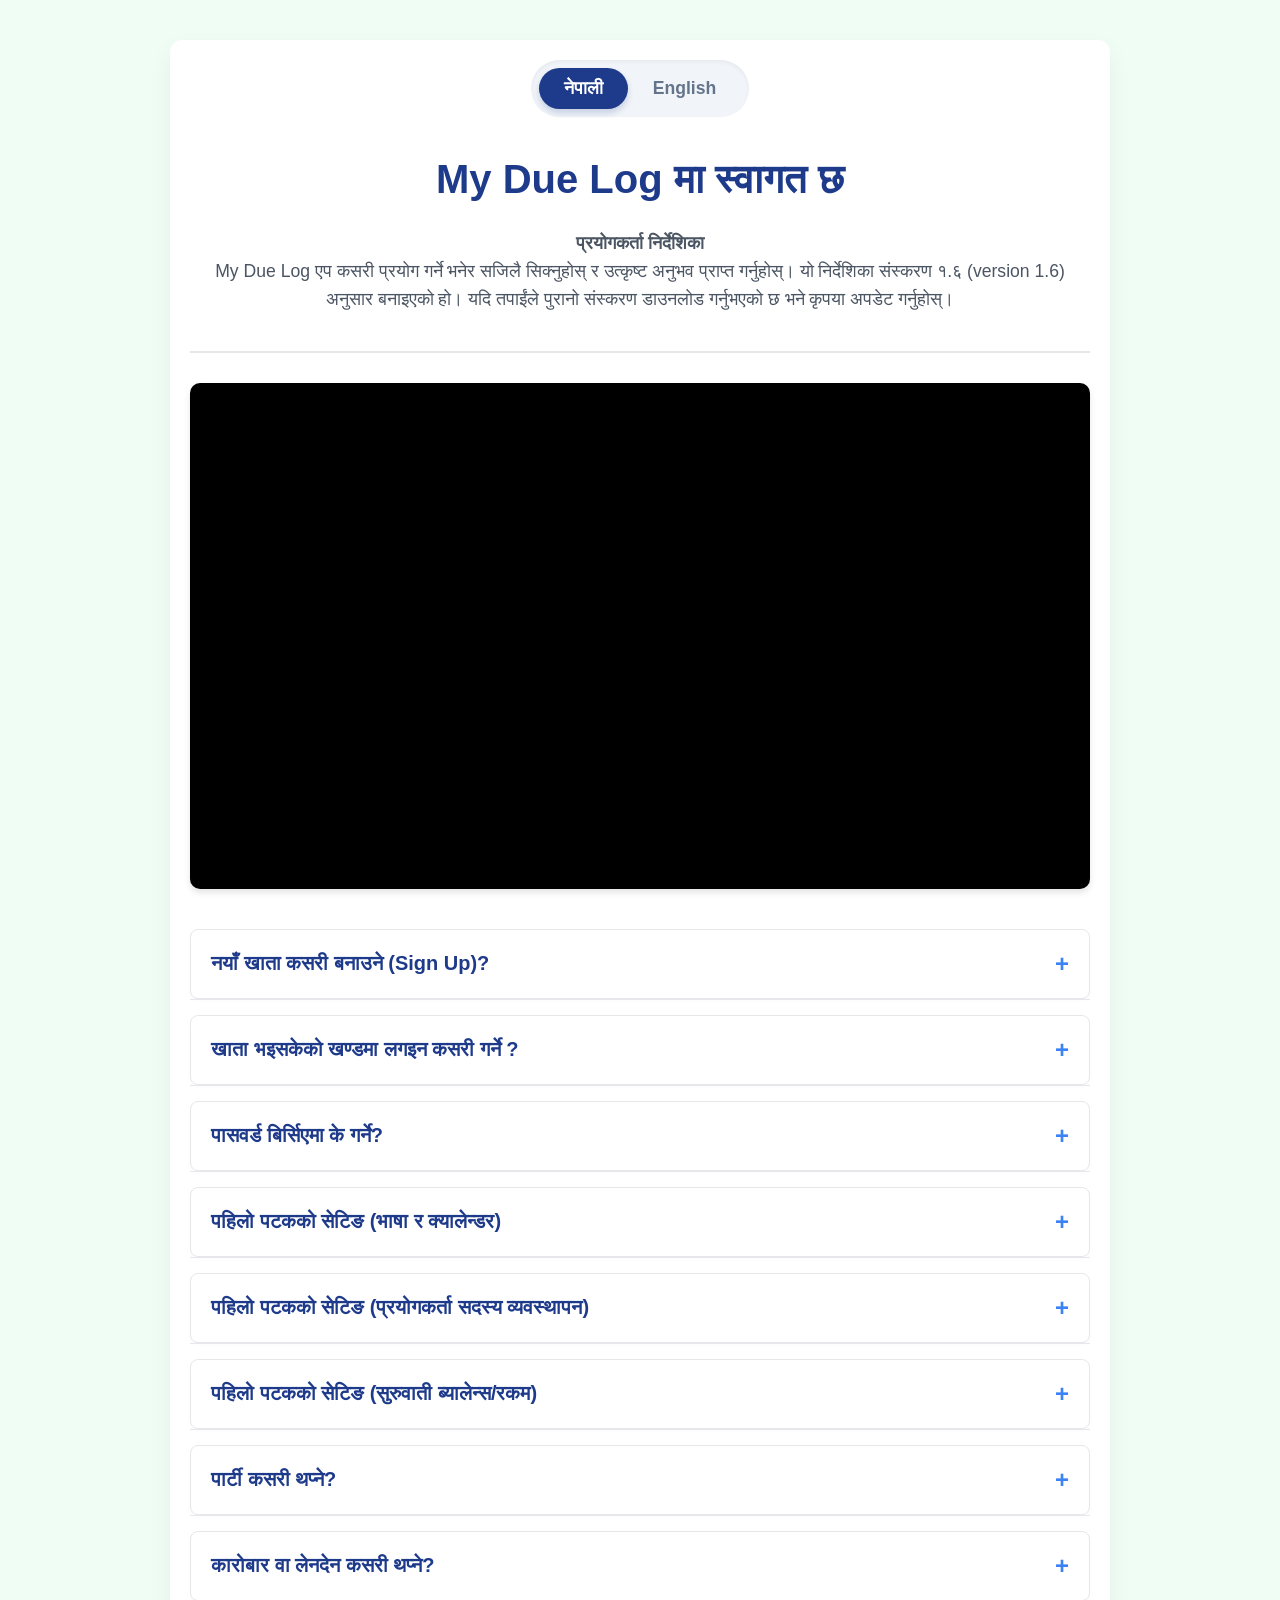
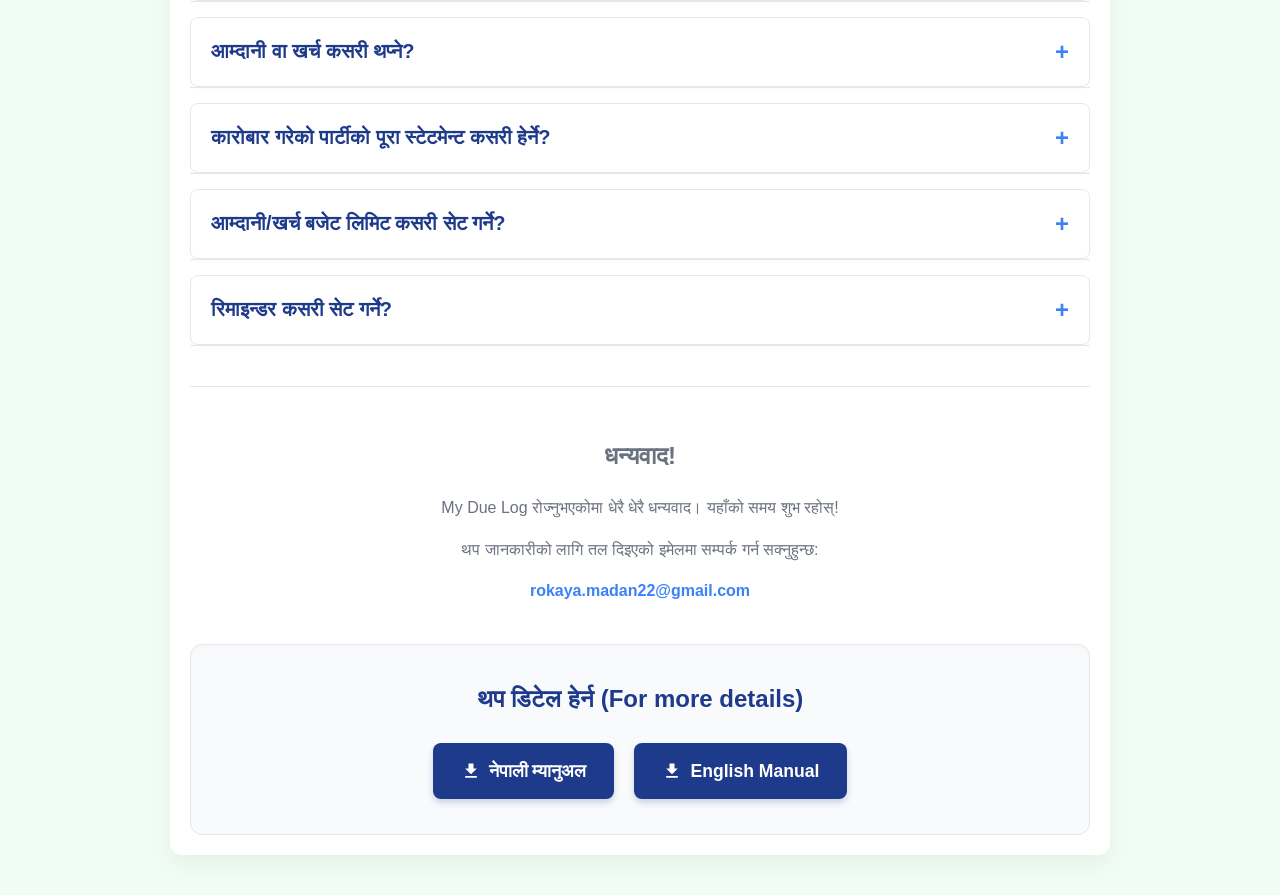
<file: manual/common_manual.html>
<!DOCTYPE html>
<html lang="en">
<head>
    <meta charset="UTF-8">
    <meta name="viewport" content="width=device-width, initial-scale=1.0">
    <title>My Due Log - User Guide / प्रयोगकर्ता निर्देशिका</title>
    <style>
        :root {
            --primary: #1e3a8a; 
            --secondary: #3b82f6; 
            --background: #f0fdf4; 
            --text-color: #1f2937;
            --panel-bg: #ffffff;
            --border: #e5e7eb;
        }
        body {
            font-family: 'Segoe UI', Roboto, Helvetica, Arial, sans-serif;
            line-height: 1.6;
            background-color: var(--background);
            color: var(--text-color);
            margin: 0;
            padding: 0;
        }
        .container {
            max-width: 900px;
            margin: 40px auto;
            padding: 20px;
            background: #ffffff;
            box-shadow: 0 10px 25px rgba(0,0,0,0.05);
            border-radius: 12px;
        }
        
        /* Language Switcher Styles */
        .lang-switch-container {
            display: flex;
            justify-content: center;
            margin-bottom: 30px;
            background: #f1f5f9;
            padding: 8px;
            border-radius: 50px;
            width: fit-content;
            margin-left: auto;
            margin-right: auto;
            box-shadow: inset 0 2px 4px rgba(0,0,0,0.05);
        }
        .lang-btn {
            background: transparent;
            border: none;
            padding: 10px 25px;
            font-size: 1.1rem;
            font-weight: bold;
            color: #64748b;
            cursor: pointer;
            border-radius: 50px;
            transition: all 0.3s ease;
        }
        .lang-btn.active {
            background: var(--primary);
            color: white;
            box-shadow: 0 4px 6px rgba(30,58,138,0.2);
        }

        .header {
            text-align: center;
            margin-bottom: 30px;
            padding-bottom: 20px;
            border-bottom: 2px solid var(--border);
        }
        .header h1 {
            color: var(--primary);
            font-size: 2.5rem;
            margin-bottom: 10px;
        }
        .header p {
            font-size: 1.1rem;
            color: #4b5563;
        }
        .video-container {
            position: relative;
            padding-bottom: 56.25%;
            height: 0;
            overflow: hidden;
            max-width: 100%;
            background: #000;
            border-radius: 10px;
            margin-bottom: 40px;
            box-shadow: 0 4px 6px rgba(0,0,0,0.1);
        }
        .video-container iframe, .video-container video {
            position: absolute;
            top: 0;
            left: 0;
            width: 100%;
            height: 100%;
            border: none;
        }
        .accordion {
            background-color: var(--panel-bg);
            color: var(--primary);
            cursor: pointer;
            padding: 20px;
            width: 100%;
            border: 1px solid var(--border);
            border-radius: 8px;
            text-align: left;
            outline: none;
            font-size: 1.25rem;
            font-weight: 600;
            transition: 0.3s;
            margin-top: 15px;
            display: flex;
            justify-content: space-between;
            align-items: center;
            box-shadow: 0 2px 4px rgba(0,0,0,0.02);
        }
        .active-acc, .accordion:hover {
            background-color: #f8fafc;
            border-color: var(--secondary);
            color: var(--secondary);
        }
        .accordion:after {
            content: '\002B';
            font-size: 1.5rem;
            font-weight: bold;
            color: var(--secondary);
            margin-left: 10px;
            transition: 0.3s;
        }
        .active-acc:after {
            content: "\2212";
        }
        .panel {
            padding: 0 20px;
            background-color: var(--panel-bg);
            max-height: 0;
            overflow: hidden;
            transition: max-height 0.3s ease-out;
            border-left: 1px solid var(--border);
            border-right: 1px solid var(--border);
            border-bottom: 1px solid var(--border);
            border-radius: 0 0 8px 8px;
            margin-bottom: 5px;
        }
        .panel-content {
            padding: 20px 0;
        }
        .panel p {
            margin-bottom: 15px;
            font-size: 1.05rem;
        }
        .panel ul {
            list-style-type: none;
            padding: 0;
        }
        .panel li {
            margin-bottom: 12px;
            padding: 15px;
            background: #f1f5f9;
            border-left: 4px solid var(--secondary);
            border-radius: 4px;
            font-size: 1.05rem;
        }
        .manual-section {
            text-align: center;
            margin-top: 40px;
            padding: 35px 20px;
            background-color: #f8fafc;
            border-radius: 12px;
            border: 1px solid var(--border);
            box-shadow: inset 0 2px 4px rgba(0,0,0,0.02);
        }
        .manual-section h3 {
            color: var(--primary);
            margin-bottom: 25px;
            font-size: 1.5rem;
            margin-top: 0;
        }
        .manual-buttons {
            display: flex;
            justify-content: center;
            gap: 20px;
            flex-wrap: wrap;
        }
        .btn {
            display: inline-flex;
            align-items: center;
            padding: 14px 28px;
            background-color: var(--primary);
            color: #ffffff !important;
            text-decoration: none !important;
            font-size: 1.1rem;
            font-weight: bold;
            border-radius: 8px;
            transition: all 0.3s ease;
            box-shadow: 0 4px 6px rgba(30,58,138,0.2);
        }
        .btn:hover {
            background-color: var(--secondary);
            transform: translateY(-3px);
            box-shadow: 0 6px 12px rgba(59,130,246,0.3);
        }
        .btn svg {
            margin-right: 8px;
            width: 20px;
            height: 20px;
            fill: currentColor;
        }
        .footer {
            text-align: center;
            margin-top: 40px;
            padding-top: 30px;
            border-top: 1px solid var(--border);
            color: #6b7280;
        }
        .footer a {
            color: var(--secondary);
            text-decoration: none;
            font-weight: 600;
        }
    </style>
</head>
<body>
    <div class="container">
        
        <!-- Language Switcher -->
        <div class="lang-switch-container">
            <button id="btn-ne" class="lang-btn active" onclick="setLanguage('ne')">नेपाली</button>
            <button id="btn-en" class="lang-btn" onclick="setLanguage('en')">English</button>
        </div>

        <!-- ==============================================
                          NEPALI CONTENT 
             ============================================== -->
        <div id="content-ne">
            <div class="header">
                <h1>My Due Log मा स्वागत छ</h1>
                <p><strong>प्रयोगकर्ता निर्देशिका</strong><br>
                My Due Log एप कसरी प्रयोग गर्ने भनेर सजिलै सिक्नुहोस् र उत्कृष्ट अनुभव प्राप्त गर्नुहोस्। यो निर्देशिका संस्करण १.६ (version 1.6) अनुसार बनाइएको हो। यदि तपाईंले पुरानो संस्करण डाउनलोड गर्नुभएको छ भने कृपया अपडेट गर्नुहोस्।</p>
            </div>


            <!-- YouTube Video Embed for Nepali -->
            <div class="video-container">
              <iframe width="560" height="315" src="https://www.youtube.com/embed/qnRjB6tPHvA?si=w1ixzlt_tI-mZ-3F&autoplay=1&mute=1" title="YouTube video player" frameborder="0" allow="accelerometer; autoplay; clipboard-write; encrypted-media; gyroscope; picture-in-picture; web-share" referrerpolicy="strict-origin-when-cross-origin" allowfullscreen></iframe>
            </div>

            <!-- Section 1 -->
            <button class="accordion">नयाँ खाता कसरी बनाउने (Sign Up)?</button>
            <div class="panel">
                <div class="panel-content">
                    <ul>
                        <li><strong>१ Sign Up:</strong> यदि तपाइँ पहिलो पटक एप खोल्दै हुनुहुन्छ भने तलको 'Sign Up' बटनमा क्लिक गर्नुहोस्।</li>
                        <li><strong>२ Fill Details:</strong> नयाँ खाता बनाउने फारम खुल्नेछ। त्यहाँ आफ्नो पूरा नाम र इमेल ठेगाना राख्नुहोस्।</li>
                        <li><strong>३ Set Password:</strong> आफूले सम्झने नयाँ पासवर्ड राख्नुहोस् र त्यही पासवर्ड पुनः टाइप गर्नुहोस्।</li>
                        <li><strong>४ Register:</strong> प्राइभेसी पोलिसीमा टिक लगाएर 'Register' बटन थिच्नुहोस्।</li>
                        <li><strong>५ Congratulations!:</strong> खाता बनिसकेपछि ड्यासबोर्ड खुल्नेछ। पछि खोल्दा यही इमेल र पासवर्ड प्रयोग गर्नुहोस्।</li>
                    </ul>
                </div>
            </div>

            <!-- Section 2 -->
            <button class="accordion">खाता भइसकेको खण्डमा लगइन कसरी गर्ने ?</button>
            <div class="panel">
                <div class="panel-content">
                    <p>यदि तपाईंले पहिले नै खाता बनाइसक्नु भएको छ भने एप खोल्न तलका चरणहरू पालना गर्नुहोस्:</p>
                    <ul>
                        <li><strong>१ Go to Login Screen:</strong> यदि तपाईं साइन अप स्क्रिनमा हुनुहुन्छ भने, त्यहाँ रहेको 'Already have an account? Login here' मा थिच्नुहोस्।</li>
                        <li><strong>२ Enter Email Address:</strong> लगइन स्क्रिनमा इमेल ठेगाना राख्ने ठाउँमा आफ्नो इमेल राख्नुहोस्।</li>
                        <li><strong>३ Enter Password:</strong> पासवर्ड राख्ने ठाउँमा खाता बनाउँदा राखेको पासवर्ड राख्नुहोस्।</li>
                        <li><strong>४ Login:</strong> इमेल र पासवर्ड सही राखेपछि तल रहेको 'Login' बटन थिच्नुहोस्। लगइन भएपछि एपको ड्यासबोर्ड खुल्नेछ।</li>
                    </ul>
                </div>
            </div>

            <!-- Section 3 -->
            <button class="accordion">पासवर्ड बिर्सिएमा के गर्ने?</button>
            <div class="panel">
                <div class="panel-content">
                    <ul>
                        <li><strong>१ Click Forgot Password:</strong> पासवर्ड बिर्सनुभयो भने लगइन स्क्रिनमा रहेको 'Forgot Password' मा क्लिक गर्नुहोस्।</li>
                        <li><strong>२ Enter Email Address:</strong> पासवर्ड रिसेट गर्ने डाइलग खुल्नेछ। त्यहाँ आफ्नो इमेल ठेगाना राख्नुहोस्।</li>
                        <li><strong>३ Click Send Button:</strong> इमेल राखिसकेपछि 'Send' बटन क्लिक गर्नुहोस्।</li>
                        <li><strong>४ Reset Password:</strong> इमेलमा पासवर्ड रिसेट गर्ने लिंक आउनेछ। त्यसमा क्लिक गरेर नयाँ पासवर्ड बनाउन सक्नुहुन्छ।</li>
                    </ul>
                </div>
            </div>

            <!-- Section 4 -->
            <button class="accordion">पहिलो पटकको सेटिङ (भाषा र क्यालेन्डर)</button>
            <div class="panel">
                <div class="panel-content">
                    <p>यदि तपाईं पहिलो पटक एप खोल्दै हुनुहुन्छ वा भाषा र क्यालेन्डर सेट गर्नुपर्नेछ भने तलका चरणहरू पालना गर्नुहोस्:</p>
                    <ul>
                        <li><strong>१ Open Menu:</strong> ड्यासबोर्डको माथि दायाँ कुनामा रहेको तीनवटा थोप्लामा क्लिक गर्नुहोस्।</li>
                        <li><strong>२ Go to Settings:</strong> त्यसपछि 'Setting' मा क्लिक गर्नुहोस्।</li>
                        <li><strong>३ Change Language:</strong> सेटिङमा 'Change Language' (भाषा परिवर्तन) मा क्लिक गर्नुहोस्।</li>
                        <li><strong>४ Choose Language:</strong> आफ्नो अनुकूल भाषा (नेपाली वा अङ्ग्रेजी) छान्नुहोस्।</li>
                    </ul>
                    <p><strong>ध्यान दिनुपर्ने कुराहरू:</strong><br>
                    अङ्ग्रेजी भाषा छान्नुभयो भने कारोबार गर्दा मिति अङ्ग्रेजी (A.D.) मा लेख्नुपर्छ।<br>
                    नेपाली भाषा छान्नुभयो भने कारोबार गर्दा मिति विक्रम संवत् (B.S.) मा लेख्नुपर्छ।</p>
                </div>
            </div>

            <!-- Section 5/6 -->
            <button class="accordion">पहिलो पटकको सेटिङ (प्रयोगकर्ता सदस्य व्यवस्थापन)</button>
            <div class="panel">
                <div class="panel-content">
                    <ul>
                        <li><strong>१ Open Menu:</strong> माथि दायाँ कुनाको तीनवटा थोप्लामा क्लिक गर्नुहोस्।</li>
                        <li><strong>२ Go to Settings:</strong> 'Setting' मा क्लिक गर्नुहोस्।</li>
                        <li><strong>३ Choose User Member Management:</strong> 'प्रयोगकर्ता सदस्य व्यवस्थापन' (User Member Management) मा क्लिक गर्नुहोस्।</li>
                        <li><strong>४ Add New Member:</strong> तल रहेको प्लस (+) बटन थिच्नुहोस्। नयाँ विन्डो खुल्नेछ।</li>
                        <li><strong>५ Enter Member Name:</strong> नयाँ सदस्यको नाम लेख्नुहोस् (जसले यो मोबाइलमा एप प्रयोग गर्दैछ)।</li>
                        <li><strong>६ Save Name:</strong> नाम लेखेर 'Save' बटन थिच्नुहोस्।</li>
                        <li><strong>७ Choose User and Start Work:</strong> मेम्बर लिस्टमा आफ्नो नाम छानेर क्लिक गर्नुहोस् र काम सुरु गर्नुहोस्।</li>
                    </ul>
                </div>
            </div>

            <!-- Section 7/8 -->
            <button class="accordion">पहिलो पटकको सेटिङ (सुरुवाती ब्यालेन्स/रकम)</button>
            <div class="panel">
                <div class="panel-content">
                    <p>आफूसँग हाल भएको रकम सेट गर्नुहोस्, जसले गर्दा हिसाब राख्न सजिलो हुन्छ:</p>
                    <ul>
                        <li><strong>१ Open Menu:</strong> ड्यासबोर्डको माथि दायाँ कुनामा रहेको तीनवटा थोप्लामा क्लिक गर्नुहोस्।</li>
                        <li><strong>२ Go to Settings:</strong> 'Setting' मा क्लिक गर्नुहोस्।</li>
                        <li><strong>३ Choose Account Management:</strong> खाता व्यवस्थापन (Add, subtract, and adjust transaction accounts) मा क्लिक गर्नुहोस्।</li>
                        <li><strong>४ Adjust Cash Amount:</strong> 'Cash' लेखिएको खातामा क्लिक गर्नुहोस्।</li>
                        <li><strong>५ Save Balance Amount:</strong> 'Opening Balance' मा हाल आफूसँग भएको नगद रकम लेखेर 'Save' गर्नुहोस्।</li>
                        <li><strong>६ Add New Bank Account:</strong> बैंक खाता थप्न चाहनुहुन्छ भने प्लस (+) बटन थिच्नुहोस्।</li>
                        <li><strong>७ Save Bank Details:</strong> बैंकको नाम र रकम राखेर 'Save' गर्नुहोस्।</li>
                    </ul>
                </div>
            </div>

            <!-- Section 9 -->
            <button class="accordion">पार्टी कसरी थप्ने?</button>
            <div class="panel">
                <div class="panel-content">
                    <ul>
                        <li><strong>१ Go to Payment Menu:</strong> तल रहेको 'भुक्तानी/लेनदेन' (Payment/Transaction) मा थिच्नुहोस्।</li>
                        <li><strong>२ Add New Party:</strong> सूचीमा पार्टी छैन भने दायाँ तल रहेको प्लस (+) बटन थिच्नुहोस्।</li>
                        <li><strong>३ Fill Details:</strong> पार्टीको नाम र फोन नम्बर भर्नुहोस्।</li>
                        <li><strong>४ Old Remaining Amount:</strong> पुरानो बाँकी लिनु पर्ने भए सिधै रकम लेख्नुहोस्, दिनु पर्ने भए माइनस (-) राखेर लेख्नुहोस्।</li>
                        <li><strong>५ Save:</strong> 'Save' बटन थिचेर पार्टी सुरक्षित गर्नुहोस्।</li>
                    </ul>
                </div>
            </div>

            <!-- Section 10/11/12 -->
            <button class="accordion">कारोबार वा लेनदेन कसरी थप्ने?</button>
            <div class="panel">
                <div class="panel-content">
                    <ul>
                        <li><strong>१ Choose Payment Menu:</strong> 'Payment/Transaction' मा क्लिक गर्नुहोस्।</li>
                        <li><strong>२ View Party List:</strong> पार्टीहरूको सूची देखिनेछ।</li>
                        <li><strong>३ Click on Party:</strong> कारोबार गर्न चाहेको पार्टीको नाममा क्लिक गर्नुहोस्।</li>
                        <li><strong>४ Choose Received or Given:</strong> रकम प्राप्त गरेको भए हरियो (Received) र दिएको भए रातो (Given) बटन थिच्नुहोस्।</li>
                        <li><strong>५ Fill Date and Amount:</strong> मिति र रकम (Payment Amount) भर्नुहोस्।</li>
                        <li><strong>६ Specify Method:</strong> माध्यम (नगद वा बैंक) छान्नुहोस्।</li>
                        <li><strong>७ कारोबारको उद्देश्य (Purpose) छान्नुहोस्:</strong> यहाँ BORROW (सापटी) स्वतः छानिएको हुन्छ। यदि उद्देश्य फरक छ भने, त्यहाँ क्लिक गर्नुहोस् र तलका मध्ये कुनै एक छान्नुहोस्:<br>
                        - <strong>BORROW:</strong> सापटी (जसको ब्याज तिर्नु पर्दैन)।<br>
                        - <strong>LOAN:</strong> ऋण (जुन ब्याजसहित फिर्ता गर्नुपर्छ)। यसमा मासिक ब्याजदर लेख्न अनिवार्य छ।<br>
                        - <strong>SELLS_CREDIT:</strong> उधारोमा सामान बेच्दा वा त्यसको पैसा प्राप्त गर्दा।<br>
                        - <strong>SELLS_PAID:</strong> नगदमा सामान बेच्दा।<br>
                        - <strong>PURCHASE_PAID:</strong> नगद तिरेर सामान किन्दा।<br>
                        - <strong>PURCHASE_CREDIT:</strong> उधारोमा सामान किन्दा वा त्यसको पैसा तिर्दा।<br>
                        - <strong>EXPENSE:</strong> खर्च (सामान किन्ने बाहेकका खर्चहरू, जस्तै: ज्याला वा तलब दिँदा)।<br>
                        - <strong>INCOME:</strong> आम्दानी (सामान बेच्ने बाहेकका आम्दानीहरू, जस्तै: ज्याला वा तलब पाउँदा)।</li>
                        <li><strong>८ Interest and Due Date:</strong> ऋण (LOAN) भए ब्याजदर र भाका मिति अनिवार्य राख्नुहोस्।</li>
                        <li><strong>९ Save:</strong> माथि रहेको 'Save' बटन थिचेर कारोबार सुरक्षित गर्नुहोस्।</li>
                    </ul>
                </div>
            </div>

            <!-- Section 13/14 -->
            <button class="accordion">आम्दानी वा खर्च कसरी थप्ने?</button>
            <div class="panel">
                <div class="panel-content">
                    <ul>
                        <li><strong>१ Choose Income/Expense Menu:</strong> 'आम्दानी/खर्च' (Income/Expense) मा क्लिक गर्नुहोस्।</li>
                        <li><strong>२ Choose Income or Expense:</strong> आम्दानी थप्न हरियो (Add Income) र खर्च थप्न रातो (Add Expense) बटन थिच्नुहोस्।</li>
                        <li><strong>३ Enter Date:</strong> मिति लेख्नुहोस्।</li>
                        <li><strong>४ Choose Category:</strong> कुन वर्ग (Category) को आम्दानी वा खर्च हो छान्नुहोस्।</li>
                        <li><strong>५ Add Amount and Remarks:</strong> रकम र विवरण लेख्नुहोस्।</li>
                        <li><strong>६ Choose Method:</strong> रकम कहाँबाट आयो वा गयो (नगद/बैंक) छान्नुहोस्।</li>
                        <li><strong>७ Save:</strong> 'Save' बटन थिच्नुहोस्।</li>
                    </ul>
                </div>
            </div>

            <!-- Section 15 -->
            <button class="accordion">कारोबार गरेको पार्टीको पूरा स्टेटमेन्ट कसरी हेर्ने?</button>
            <div class="panel">
                <div class="panel-content">
                    <ul>
                        <li><strong>१ Open Menu:</strong> तीनवटा थोप्लामा क्लिक गर्नुहोस्।</li>
                        <li><strong>२ Go to Reports:</strong> 'रिपोर्टहरू' (Reports) मा क्लिक गर्नुहोस्।</li>
                        <li><strong>३ Choose Party Statement:</strong> 'पार्टी स्टेटमेन्ट' छान्नुहोस्।</li>
                        <li><strong>४ Choose Party:</strong> 'पार्टी छान्नुहोस्' मा क्लिक गरेर पार्टी छान्नुहोस्।</li>
                        <li><strong>५ View and Share:</strong> विवरण हेर्नुहोस् र 'Share Statement' थिचेर अरूलाई पठाउनुहोस्।</li>
                    </ul>
                </div>
            </div>

            <!-- Section 16 -->
            <button class="accordion">आम्दानी/खर्च बजेट लिमिट कसरी सेट गर्ने?</button>
            <div class="panel">
                <div class="panel-content">
                    <ul>
                        <li><strong>१ Open Menu:</strong> तीनवटा थोप्लामा क्लिक गर्नुहोस्।</li>
                        <li><strong>२ Go to Setting:</strong> 'सेटिङ' (Setting) मा क्लिक गर्नुहोस्।</li>
                        <li><strong>३ Choose Manage Budget:</strong> 'बजेट मिलाउनुहोस' मा क्लिक गर्नुहोस्।</li>
                        <li><strong>४ Add Category:</strong> नयाँ वर्ग थप्न प्लस (+) थिच्नुहोस्।</li>
                        <li><strong>५ Set Budget:</strong> मासिक र वार्षिक बजेट राखेर 'Save' गर्नुहोस्।</li>
                    </ul>
                </div>
            </div>

            <!-- Section 17 -->
            <button class="accordion">रिमाइन्डर कसरी सेट गर्ने?</button>
            <div class="panel">
                <div class="panel-content">
                    <ul>
                        <li><strong>१ Open Menu:</strong> तीनवटा थोप्लामा क्लिक गर्नुहोस्।</li>
                        <li><strong>२ Choose Reminder and Note:</strong> 'रिमाइन्डर र नोटहरू' मा क्लिक गर्नुहोस्।</li>
                        <li><strong>३ Choose Calendar Type:</strong> क्यालेन्डरको प्रकार (AD वा BS) छान्नुहोस्।</li>
                        <li><strong>४ Write Title and Message:</strong> रिमाइन्डरको शीर्षक र सन्देश लेख्नुहोस्।</li>
                        <li><strong>५ Choose Date and Time:</strong> मिति र समय छान्नुहोस्।</li>
                        <li><strong>६ Save Details:</strong> 'Save' बटन थिचेर सुरक्षित गर्नुहोस्। तोकिएको समयमा नोटिफिकेसन आउनेछ।</li>
                    </ul>
                </div>
            </div>
            
            <div class="footer">
                <h2>धन्यवाद!</h2>
                <p>My Due Log रोज्नुभएकोमा धेरै धेरै धन्यवाद। यहाँको समय शुभ रहोस्!</p>
                <p>थप जानकारीको लागि तल दिइएको इमेलमा सम्पर्क गर्न सक्नुहुन्छ:</p>
                <p><a href="mailto:rokaya.madan22@gmail.com">rokaya.madan22@gmail.com</a></p>
            </div>
        </div>


        <!-- ==============================================
                          ENGLISH CONTENT 
             ============================================== -->
        <div id="content-en" style="display: none;">
            <div class="header">
                <h1>Welcome to My Due Log</h1>
                <p><strong>User Guide</strong><br>
                Learn easily how to use the My Due Log app and get the best experience. This user guide is made according to version 1.6. If you have downloaded an older version, please update it.</p>
            </div>

             <!-- YouTube Video Embed for Nepali -->
            <div class="video-container">
              <iframe width="560" height="315" src="https://www.youtube.com/embed/qnRjB6tPHvA?si=w1ixzlt_tI-mZ-3F&autoplay=1&mute=1" title="YouTube video player" frameborder="0" allow="accelerometer; autoplay; clipboard-write; encrypted-media; gyroscope; picture-in-picture; web-share" referrerpolicy="strict-origin-when-cross-origin" allowfullscreen></iframe>
            </div>

            <!-- Section 1 -->
            <button class="accordion">How to create a new account (Sign Up)?</button>
            <div class="panel">
                <div class="panel-content">
                    <ul>
                        <li><strong>1 Sign Up:</strong> If you are opening the app for the first time, click the 'Sign Up' button below.</li>
                        <li><strong>2 Fill Details:</strong> A form to create a new account will open. Enter your full name and email address there.</li>
                        <li><strong>3 Set Password:</strong> Set a new password that you can remember and type the same password again.</li>
                        <li><strong>4 Register:</strong> Tick the privacy policy and press the 'Register' button.</li>
                        <li><strong>5 Congratulations!:</strong> After the account is created, the dashboard will open. Use this same email and password when opening it later.</li>
                    </ul>
                </div>
            </div>

            <!-- Section 2 -->
            <button class="accordion">How to login if you already have an account</button>
            <div class="panel">
                <div class="panel-content">
                    <p>If you have already created an account, follow the steps below to open the app:</p>
                    <ul>
                        <li><strong>1 Go to Login Screen:</strong> If you are on the sign up screen, press 'Already have an account? Login here' located on the screen. Then your Login Screen will appear.</li>
                        <li><strong>2 Enter Email Address:</strong> Enter your email address in the space provided for email address on the login screen.</li>
                        <li><strong>3 Enter Password:</strong> In the space provided for password, enter the password you set when creating the account.</li>
                        <li><strong>4 Login:</strong> After correctly entering the email and password, press the 'Login' button at the bottom. After pressing the login button, the app's dashboard will open successfully.</li>
                    </ul>
                </div>
            </div>

            <!-- Section 3 -->
            <button class="accordion">What to do if you forget your password?</button>
            <div class="panel">
                <div class="panel-content">
                    <ul>
                        <li><strong>1 Click Forgot Password:</strong> If you have forgotten your account password, click the 'Forgot Password' button on the login screen.</li>
                        <li><strong>2 Enter Email Address:</strong> After clicking the forgot password button, a dialog to reset the password will open. Enter your email address there.</li>
                        <li><strong>3 Click Send Button:</strong> After entering the email address, click the 'Send' button located there.</li>
                        <li><strong>4 Reset Password:</strong> After pressing the send button, a link to reset your password will come to your email. By opening your email and clicking on that link, you can create (reset) your new password. Now cancel this dialog.</li>
                    </ul>
                </div>
            </div>

            <!-- Section 4 -->
            <button class="accordion">First-time setup (Language and Calendar)</button>
            <div class="panel">
                <div class="panel-content">
                    <p>If you are opening the app for the first time or if you need to set up your preferred language and calendar, follow the steps below:</p>
                    <ul>
                        <li><strong>1 Open Menu:</strong> Click on the three dots at the top right of the dashboard.</li>
                        <li><strong>2 Go to Settings:</strong> Then click on 'Setting'.</li>
                        <li><strong>3 Change Language:</strong> On the screen that appears after clicking on setting, click on 'Change Language'.</li>
                        <li><strong>4 Choose Language:</strong> After clicking there, a dialog will appear, choose your preferred language (Nepali or English) in it. Now your app will display the language and date according to the language you have chosen.</li>
                    </ul>
                    <p><strong>Points to Note (Rules Regarding Dates):</strong><br>
                    If you choose the English language, the date must be written in English or A.D. when doing transactions.<br>
                    If you choose the Nepali language, the date must be written in Bikram Sambat (B.S.) or Nepali when doing transactions.</p>
                </div>
            </div>

            <!-- Section 5/6 -->
            <button class="accordion">First-time setup (User Member Management)</button>
            <div class="panel">
                <div class="panel-content">
                    <p>If you are opening the app for the first time or if you need to set up a new member, follow the steps below:</p>
                    <ul>
                        <li><strong>1 Open Menu:</strong> Click on the three dots at the top right of the dashboard. After clicking there, a dialog will open.</li>
                        <li><strong>2 Go to Settings:</strong> Click where it says 'Setting' there. After clicking on setting, the setting screen will open.</li>
                        <li><strong>3 Choose User Member Management:</strong> Click on 'User Member Management' on the setting screen.<br>
                        Information: This feature is intended for managing separately the data kept by different individuals and managing separately who has made how much income/expense when many people (e.g., husband and wife or other family members) use the app using the same user ID and password.</li>
                        <li><strong>4 Add New Member:</strong> Press the plus (+) button at the very bottom of the new screen that opens after clicking on member management. After pressing the plus button, a new window will appear.</li>
                        <li><strong>5 Enter Member Name:</strong> There, in the place to write the name (Enter Member Name), write the name of the person who is using the app on this mobile.</li>
                        <li><strong>6 Save Name:</strong> After writing the user's name, press the 'Save' button. After pressing the save button, that name will appear in the member list.</li>
                        <li><strong>7 Choose User and Start Work:</strong> Now click on your name seen in the member list. After clicking on this, whatever data you keep from this mobile now, will be saved safely as being kept by that same user (you).</li>
                    </ul>
                </div>
            </div>

            <!-- Section 7/8 -->
            <button class="accordion">First-time setup (Balance Amount / Opening Balance)</button>
            <div class="panel">
                <div class="panel-content">
                    <p>If you are opening the app for the first time or if you need to set it up, set up the balance (total) amount you currently have. Doing this will make it easy to keep an account of how much money you currently have and how much money you have to pay. For this, follow the steps below:</p>
                    <ul>
                        <li><strong>1 Open Menu:</strong> To set up the balance amount you have, click on the three dots at the top right of the dashboard.</li>
                        <li><strong>2 Go to Settings:</strong> Click where it says 'Setting' there. After clicking on setting, the setting screen will open.</li>
                        <li><strong>3 Choose Account Management:</strong> After clicking on setting, click where it says 'Click here to add, subtract, and adjust transaction accounts'.</li>
                        <li><strong>4 Adjust Cash Amount:</strong> There will initially be an account named 'Cash'. Click on it. After clicking on it, a dialog will appear.</li>
                        <li><strong>5 Save Balance Amount:</strong> In the dialog, in the place that says 'Opening Balance', write the total cash balance amount you currently have and press the 'Save' button.</li>
                        <li><strong>6 Add New Bank Account (If necessary):</strong> If you also want to keep the money from your bank account in the app, press the plus (+) button at the bottom right of that same screen. After pressing the plus button, an 'Add New Account' dialog will appear.</li>
                        <li><strong>7 Save by entering Bank Account Details:</strong> Here, in the place that says 'Account Name', write your bank's name, and in the place that says 'Opening Balance', write the total amount in that account. Now, to add this account, press the 'Save' button.</li>
                    </ul>
                </div>
            </div>

            <!-- Section 9 -->
            <button class="accordion">How to add a party?</button>
            <div class="panel">
                <div class="panel-content">
                    <ul>
                        <li><strong>1 Go to Payment Menu:</strong> To add a transaction, you must first add a party. Press on 'Payment/Transaction' at the bottom of the screen.</li>
                        <li><strong>2 Add New Party:</strong> If the party is not in the list, press the plus (+) button at the bottom right.</li>
                        <li><strong>3 Fill Details:</strong> In the form, you must fill out the party's name (Name Cast) and phone number. You can also add an email and relationship.</li>
                        <li><strong>4 Old Remaining Amount:</strong> If there is an amount to be received, write it directly. If it is to be given, put a minus (-) before the amount.</li>
                        <li><strong>5 Save:</strong> Press save to add the party.</li>
                    </ul>
                </div>
            </div>

            <!-- Section 10/11/12 -->
            <button class="accordion">How to add a transaction or deal?</button>
            <div class="panel">
                <div class="panel-content">
                    <ul>
                        <li><strong>1 Choose Payment Menu:</strong> To keep a record of a transaction done with any party, click on 'Payment/Transaction' located in the bottom navigation bar.</li>
                        <li><strong>2 View Party List:</strong> Here you will see the list of parties you added earlier. (To add a new one, press the '+' button on the right).</li>
                        <li><strong>3 Click on Party:</strong> Click on the name of the party in the list to record a transaction with the party.</li>
                        <li><strong>4 Choose Received or Given:</strong> The screen of the previous transaction with the party will open. Now, if you received the amount, click the 'Received' (green) button, and if you gave it, click the 'Given' (red) button.</li>
                        <li><strong>5 Fill Date and Amount:</strong> After the form opens, write the transaction date and write the amount in 'Payment Amount'. If necessary, add details in 'Remarks'.</li>
                        <li><strong>6 Specify Details and Transaction Method:</strong> Select the transaction method (Here Cash is automatically selected, but if you have linked a bank account, you can choose that too).</li>
                        <li><strong>7 Choose Payment/Transaction Purpose:</strong> Here BORROW is automatically selected. If the purpose is different, click there and choose one of the following:<br>
                        BORROW: Borrowing (whose interest does not have to be returned).<br>
                        LOAN: Loan (which must be returned with interest). The monthly interest rate is mandatory to write here.<br>
                        SELLS_CREDIT: When selling goods on credit or receiving its money.<br>
                        SELLS_PAID: When selling goods in cash.<br>
                        PURCHASE_PAID: When buying goods by paying money.<br>
                        PURCHASE_CREDIT: When buying goods on credit or paying for it.<br>
                        EXPENSE: Expense (other than buying goods, like: when giving wages or salary).<br>
                        INCOME: Income (other than selling goods, like: when getting wages or salary).</li>
                        <li><strong>8 Interest and Due Date:</strong> If LOAN is chosen, the monthly interest rate is mandatory to write. If there is a due date to pay, you can put it in 'Repayment Details'.</li>
                        <li><strong>9 Save:</strong> After filling out all the necessary details, press the 'Save' button at the top. After that, your transaction will be saved in the relevant party, and you will return to the screen showing the list of transactions.</li>
                    </ul>
                </div>
            </div>

            <!-- Section 13/14 -->
            <button class="accordion">How to add income or expense?</button>
            <div class="panel">
                <div class="panel-content">
                    <ul>
                        <li><strong>1 Choose Income/Expense Menu:</strong> To keep a record of income or expenses, click on 'Income/Expense' located in the bottom navigation bar.</li>
                        <li><strong>2 Choose Income or Expense:</strong> The screen showing the list of income or expenses will open. Now, if it's income, click the 'Add Income' (green) button, and if it's an expense, click the 'Add Expense' (red) button. After clicking the button, the screen to add income or expense will appear.</li>
                        <li><strong>3 Enter Date:</strong> Here, where it says date, if the language is Nepali, write the date in Nepali, and if the language is English, write the date in English.</li>
                        <li><strong>4 Choose Category:</strong> Choose the correct category in which the income or expense was made. To select a category, click on 'Choose' and select a category from the dialog that appears there.</li>
                        <li><strong>5 Add Amount and Remarks:</strong> Where it says amount, write the amount of the income or expense. If there are any additional details, write them in Remarks.</li>
                        <li><strong>6 Choose Method:</strong> Select the medium or account in which the amount was added or reduced.</li>
                        <li><strong>7 Save:</strong> After filling out all the details, press the 'Save' button at the top.</li>
                    </ul>
                </div>
            </div>

            <!-- Section 15 -->
            <button class="accordion">How to view the full statement of a transacted party</button>
            <div class="panel">
                <div class="panel-content">
                    <ul>
                        <li><strong>1 Open Menu:</strong> To view the full statement of the party with whom a transaction or deal was made, click on the three dots at the top right of the screen.</li>
                        <li><strong>2 Go to Reports:</strong> After clicking on the three dots, click on 'Reports' from the menu that appears there.</li>
                        <li><strong>3 Choose Party Statement:</strong> After clicking on Reports, click on 'Party Statement'. After clicking here, you will see a statement of one party.</li>
                        <li><strong>4 Choose Party:</strong> Click on 'Choose Party' located at the top right. After clicking here, a dialog to choose the party will appear.</li>
                        <li><strong>5 View and Share Statement:</strong> Click on the name of the relevant party from the dialog to choose a party. After that, the statement of that party will appear. Now, to share this statement, press on Share Statement.</li>
                    </ul>
                </div>
            </div>

            <!-- Section 16 -->
            <button class="accordion">How to set Income Expense Budget Limit</button>
            <div class="panel">
                <div class="panel-content">
                    <ul>
                        <li><strong>1 Open Menu:</strong> To adjust or set the budget for monthly or annual income or expenses, click on the three dots at the top right of the screen.</li>
                        <li><strong>2 Go to Setting:</strong> After clicking on the three dots, click on 'Setting' from the menu that appears there.</li>
                        <li><strong>3 Choose Manage Budget:</strong> After clicking Setting, click on 'Manage Budget'. After clicking on this, the list of your income or expense categories will appear.</li>
                        <li><strong>4 Add New Category (If necessary):</strong> If you do not find the category you want, you can add a new category by pressing the plus (+) button at the bottom right.</li>
                        <li><strong>5 Set Budget:</strong> Click on the category you want to set. Where it says 'Monthly' and 'Annual Budget', write the budget amount you want to set and save.</li>
                    </ul>
                </div>
            </div>

            <!-- Section 17 -->
            <button class="accordion">How to set a Reminder</button>
            <div class="panel">
                <div class="panel-content">
                    <p>If it is necessary to receive or give an amount on time, or to remind about any other information, you can set up a reminder. (Note: To use this feature, you have to give Notification Permission to the app on the mobile.)</p>
                    <ul>
                        <li><strong>1 Open Menu:</strong> Click on the three dots at the top right of the dashboard.</li>
                        <li><strong>2 Choose Reminder and Note:</strong> After clicking on the three dots, click on 'Reminder and Note' that appears there. After clicking on this, a dialog to set the reminder will open.</li>
                        <li><strong>3 Choose Calendar Type:</strong> After the dialog opens, choose the calendar type (AD or BS). Reminders can be set according to the calendar type you have chosen.</li>
                        <li><strong>4 Write Title and Message:</strong> Where it says 'Reminder Title', write the main heading (Title) that will be seen when the notification comes. Likewise, in 'Message', write what the notification is for (like: money collection day), write that message.</li>
                        <li><strong>5 Choose Date and Time:</strong> Choose the date to show the notification from the calendar and then choose the exact time to show the notification.</li>
                        <li><strong>6 Save Details:</strong> After setting all the details, press the 'Save' button. Now, at the date and time you set, a notification with the title and message will automatically appear on your mobile.</li>
                    </ul>
                </div>
            </div>
            
            <div class="footer">
                <h2>Thank you!</h2>
                <p>Thank you very much for choosing My Due Log. Have a good time!</p>
                <p>If you need any further information, you can email at the email given below or contact on the social links available in the app.</p>
                <p><a href="mailto:rokaya.madan22@gmail.com">rokaya.madan22@gmail.com</a></p>
            </div>
        </div>

        
        <!-- थप डिटेल (More Details) Section -->
        <div class="manual-section">
            <h3 id="manual-title">थप डिटेल हेर्न (For more details)</h3>
            <div class="manual-buttons">
                <!-- PDF हरूको लिंक यहाँ राख्नुहोस् -->
                <a href="MyDueLog_UserGuide_Nepali.pdf" target="_blank" class="btn">
                    <svg viewBox="0 0 24 24"><path d="M19 9h-4V3H9v6H5l7 7 7-7zM5 18v2h14v-2H5z"/></svg>
                    नेपाली म्यानुअल
                </a>
                <a href="MyDueLog_UserGuide_English.pdf" target="_blank" class="btn">
                    <svg viewBox="0 0 24 24"><path d="M19 9h-4V3H9v6H5l7 7 7-7zM5 18v2h14v-2H5z"/></svg>
                    English Manual
                </a>
            </div>
        </div>
        
    </div>

    <script>
        // Language Toggle Function
        function setLanguage(lang) {
            var btnNe = document.getElementById('btn-ne');
            var btnEn = document.getElementById('btn-en');
            var contentNe = document.getElementById('content-ne');
            var contentEn = document.getElementById('content-en');
            var manualTitle = document.getElementById('manual-title');

            if (lang === 'en') {
                contentEn.style.display = 'block';
                contentNe.style.display = 'none';
                btnEn.classList.add('active');
                btnNe.classList.remove('active');
                manualTitle.innerText = 'For more details';
            } else {
                contentNe.style.display = 'block';
                contentEn.style.display = 'none';
                btnNe.classList.add('active');
                btnEn.classList.remove('active');
                manualTitle.innerText = 'थप डिटेल हेर्न';
            }
        }

        // Accordion Logic
        var acc = document.getElementsByClassName("accordion");
        for (var i = 0; i < acc.length; i++) {
            acc[i].addEventListener("click", function() {
                this.classList.toggle("active-acc");
                var panel = this.nextElementSibling;
                if (panel.style.maxHeight) {
                    panel.style.maxHeight = null;
                } else {
                    panel.style.maxHeight = panel.scrollHeight + "px";
                }
            });
        }
    </script>
</body>
</html>
</file>
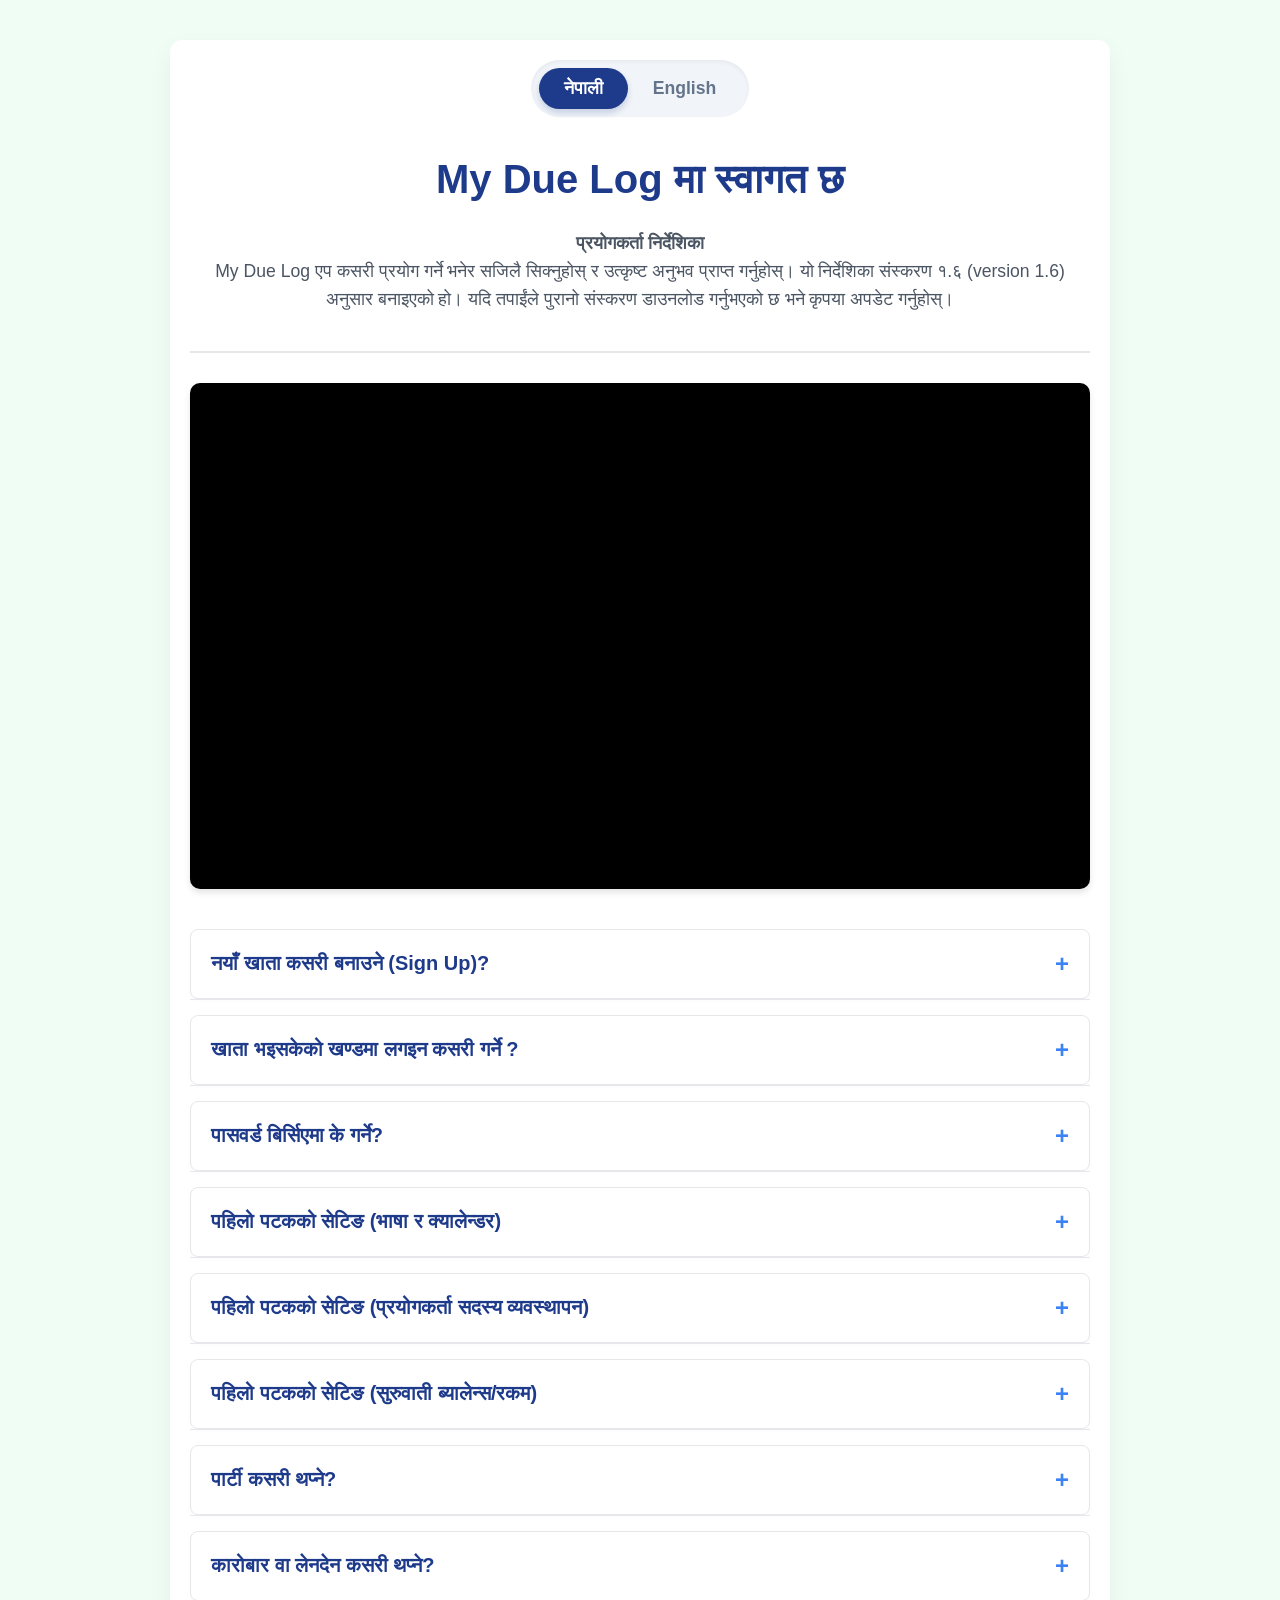
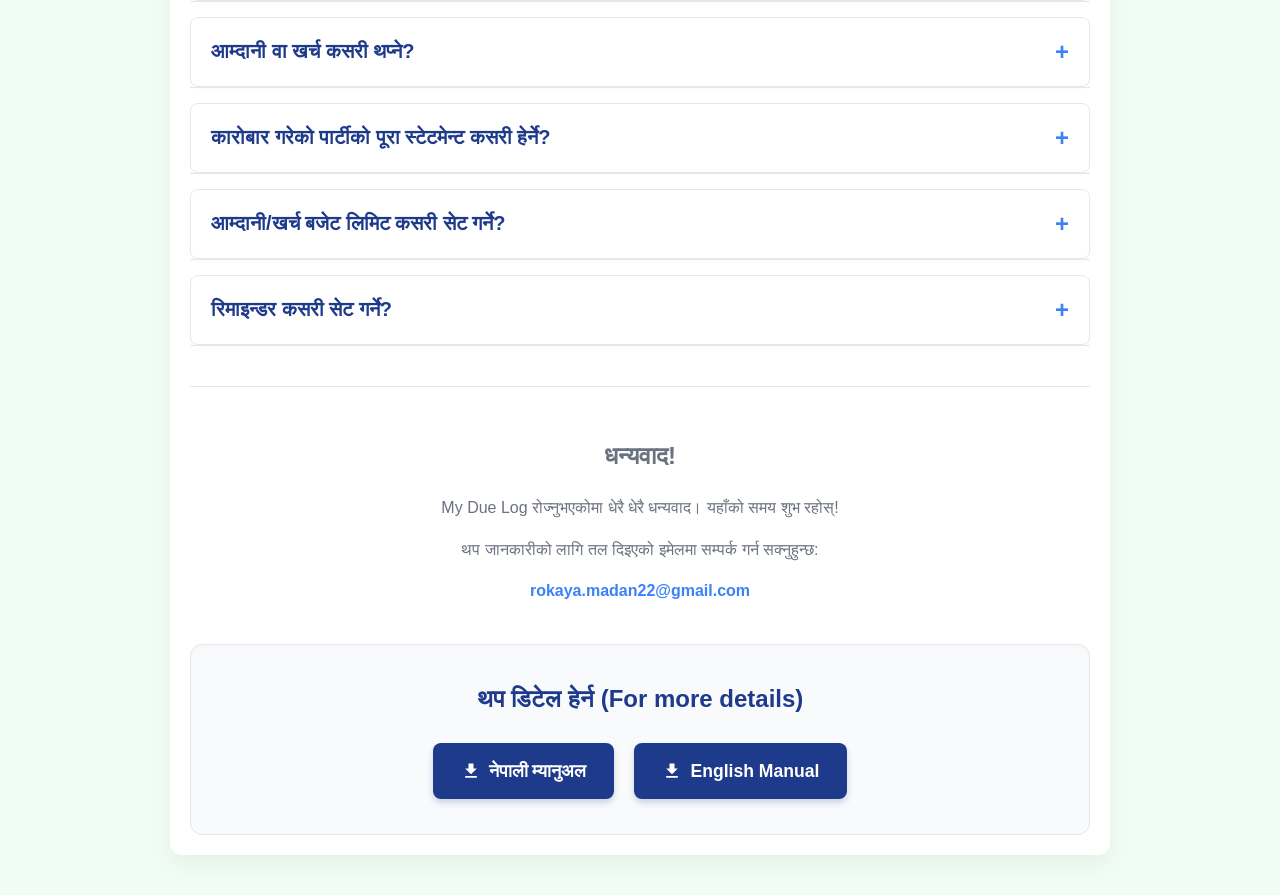
<file: manual/index_nep.html>
<!DOCTYPE html>
<html lang="en">
<head>
    <meta charset="UTF-8">
    <meta name="viewport" content="width=device-width, initial-scale=1.0">
    <title>My Due Log - User Guide / प्रयोगकर्ता निर्देशिका</title>
    <style>
        :root {
            --primary: #1e3a8a; 
            --secondary: #3b82f6; 
            --background: #f0fdf4; 
            --text-color: #1f2937;
            --panel-bg: #ffffff;
            --border: #e5e7eb;
        }
        body {
            font-family: 'Segoe UI', Roboto, Helvetica, Arial, sans-serif;
            line-height: 1.6;
            background-color: var(--background);
            color: var(--text-color);
            margin: 0;
            padding: 0;
        }
        .container {
            max-width: 900px;
            margin: 40px auto;
            padding: 20px;
            background: #ffffff;
            box-shadow: 0 10px 25px rgba(0,0,0,0.05);
            border-radius: 12px;
        }
        
        /* Language Switcher Styles */
        .lang-switch-container {
            display: flex;
            justify-content: center;
            margin-bottom: 30px;
            background: #f1f5f9;
            padding: 8px;
            border-radius: 50px;
            width: fit-content;
            margin-left: auto;
            margin-right: auto;
            box-shadow: inset 0 2px 4px rgba(0,0,0,0.05);
        }
        .lang-btn {
            background: transparent;
            border: none;
            padding: 10px 25px;
            font-size: 1.1rem;
            font-weight: bold;
            color: #64748b;
            cursor: pointer;
            border-radius: 50px;
            transition: all 0.3s ease;
        }
        .lang-btn.active {
            background: var(--primary);
            color: white;
            box-shadow: 0 4px 6px rgba(30,58,138,0.2);
        }

        .header {
            text-align: center;
            margin-bottom: 30px;
            padding-bottom: 20px;
            border-bottom: 2px solid var(--border);
        }
        .header h1 {
            color: var(--primary);
            font-size: 2.5rem;
            margin-bottom: 10px;
        }
        .header p {
            font-size: 1.1rem;
            color: #4b5563;
        }
        .video-container {
            position: relative;
            padding-bottom: 56.25%;
            height: 0;
            overflow: hidden;
            max-width: 100%;
            background: #000;
            border-radius: 10px;
            margin-bottom: 40px;
            box-shadow: 0 4px 6px rgba(0,0,0,0.1);
        }
        .video-container iframe, .video-container video {
            position: absolute;
            top: 0;
            left: 0;
            width: 100%;
            height: 100%;
            border: none;
        }
        .accordion {
            background-color: var(--panel-bg);
            color: var(--primary);
            cursor: pointer;
            padding: 20px;
            width: 100%;
            border: 1px solid var(--border);
            border-radius: 8px;
            text-align: left;
            outline: none;
            font-size: 1.25rem;
            font-weight: 600;
            transition: 0.3s;
            margin-top: 15px;
            display: flex;
            justify-content: space-between;
            align-items: center;
            box-shadow: 0 2px 4px rgba(0,0,0,0.02);
        }
        .active-acc, .accordion:hover {
            background-color: #f8fafc;
            border-color: var(--secondary);
            color: var(--secondary);
        }
        .accordion:after {
            content: '\002B';
            font-size: 1.5rem;
            font-weight: bold;
            color: var(--secondary);
            margin-left: 10px;
            transition: 0.3s;
        }
        .active-acc:after {
            content: "\2212";
        }
        .panel {
            padding: 0 20px;
            background-color: var(--panel-bg);
            max-height: 0;
            overflow: hidden;
            transition: max-height 0.3s ease-out;
            border-left: 1px solid var(--border);
            border-right: 1px solid var(--border);
            border-bottom: 1px solid var(--border);
            border-radius: 0 0 8px 8px;
            margin-bottom: 5px;
        }
        .panel-content {
            padding: 20px 0;
        }
        .panel p {
            margin-bottom: 15px;
            font-size: 1.05rem;
        }
        .panel ul {
            list-style-type: none;
            padding: 0;
        }
        .panel li {
            margin-bottom: 12px;
            padding: 15px;
            background: #f1f5f9;
            border-left: 4px solid var(--secondary);
            border-radius: 4px;
            font-size: 1.05rem;
        }
        .manual-section {
            text-align: center;
            margin-top: 40px;
            padding: 35px 20px;
            background-color: #f8fafc;
            border-radius: 12px;
            border: 1px solid var(--border);
            box-shadow: inset 0 2px 4px rgba(0,0,0,0.02);
        }
        .manual-section h3 {
            color: var(--primary);
            margin-bottom: 25px;
            font-size: 1.5rem;
            margin-top: 0;
        }
        .manual-buttons {
            display: flex;
            justify-content: center;
            gap: 20px;
            flex-wrap: wrap;
        }
        .btn {
            display: inline-flex;
            align-items: center;
            padding: 14px 28px;
            background-color: var(--primary);
            color: #ffffff !important;
            text-decoration: none !important;
            font-size: 1.1rem;
            font-weight: bold;
            border-radius: 8px;
            transition: all 0.3s ease;
            box-shadow: 0 4px 6px rgba(30,58,138,0.2);
        }
        .btn:hover {
            background-color: var(--secondary);
            transform: translateY(-3px);
            box-shadow: 0 6px 12px rgba(59,130,246,0.3);
        }
        .btn svg {
            margin-right: 8px;
            width: 20px;
            height: 20px;
            fill: currentColor;
        }
        .footer {
            text-align: center;
            margin-top: 40px;
            padding-top: 30px;
            border-top: 1px solid var(--border);
            color: #6b7280;
        }
        .footer a {
            color: var(--secondary);
            text-decoration: none;
            font-weight: 600;
        }
    </style>
</head>
<body>
    <div class="container">
        
        <!-- Language Switcher -->
        <div class="lang-switch-container">
            <button id="btn-ne" class="lang-btn active" onclick="setLanguage('ne')">नेपाली</button>
            <button id="btn-en" class="lang-btn" onclick="setLanguage('en')">English</button>
        </div>

        <!-- ==============================================
                          NEPALI CONTENT 
             ============================================== -->
        <div id="content-ne">
            <div class="header">
                <h1>My Due Log मा स्वागत छ</h1>
                <p><strong>प्रयोगकर्ता निर्देशिका</strong><br>
                My Due Log एप कसरी प्रयोग गर्ने भनेर सजिलै सिक्नुहोस् र उत्कृष्ट अनुभव प्राप्त गर्नुहोस्। यो निर्देशिका संस्करण १.६ (version 1.6) अनुसार बनाइएको हो। यदि तपाईंले पुरानो संस्करण डाउनलोड गर्नुभएको छ भने कृपया अपडेट गर्नुहोस्।</p>
            </div>


            <!-- YouTube Video Embed for Nepali -->
            <div class="video-container">
              <iframe width="560" height="315" src="https://www.youtube.com/embed/qnRjB6tPHvA?si=w1ixzlt_tI-mZ-3F&autoplay=1&mute=1" title="YouTube video player" frameborder="0" allow="accelerometer; autoplay; clipboard-write; encrypted-media; gyroscope; picture-in-picture; web-share" referrerpolicy="strict-origin-when-cross-origin" allowfullscreen></iframe>
            </div>

            <!-- Section 1 -->
            <button class="accordion">नयाँ खाता कसरी बनाउने (Sign Up)?</button>
            <div class="panel">
                <div class="panel-content">
                    <ul>
                        <li><strong>१ Sign Up:</strong> यदि तपाइँ पहिलो पटक एप खोल्दै हुनुहुन्छ भने तलको 'Sign Up' बटनमा क्लिक गर्नुहोस्।</li>
                        <li><strong>२ Fill Details:</strong> नयाँ खाता बनाउने फारम खुल्नेछ। त्यहाँ आफ्नो पूरा नाम र इमेल ठेगाना राख्नुहोस्।</li>
                        <li><strong>३ Set Password:</strong> आफूले सम्झने नयाँ पासवर्ड राख्नुहोस् र त्यही पासवर्ड पुनः टाइप गर्नुहोस्।</li>
                        <li><strong>४ Register:</strong> प्राइभेसी पोलिसीमा टिक लगाएर 'Register' बटन थिच्नुहोस्।</li>
                        <li><strong>५ Congratulations!:</strong> खाता बनिसकेपछि ड्यासबोर्ड खुल्नेछ। पछि खोल्दा यही इमेल र पासवर्ड प्रयोग गर्नुहोस्।</li>
                    </ul>
                </div>
            </div>

            <!-- Section 2 -->
            <button class="accordion">खाता भइसकेको खण्डमा लगइन कसरी गर्ने ?</button>
            <div class="panel">
                <div class="panel-content">
                    <p>यदि तपाईंले पहिले नै खाता बनाइसक्नु भएको छ भने एप खोल्न तलका चरणहरू पालना गर्नुहोस्:</p>
                    <ul>
                        <li><strong>१ Go to Login Screen:</strong> यदि तपाईं साइन अप स्क्रिनमा हुनुहुन्छ भने, त्यहाँ रहेको 'Already have an account? Login here' मा थिच्नुहोस्।</li>
                        <li><strong>२ Enter Email Address:</strong> लगइन स्क्रिनमा इमेल ठेगाना राख्ने ठाउँमा आफ्नो इमेल राख्नुहोस्।</li>
                        <li><strong>३ Enter Password:</strong> पासवर्ड राख्ने ठाउँमा खाता बनाउँदा राखेको पासवर्ड राख्नुहोस्।</li>
                        <li><strong>४ Login:</strong> इमेल र पासवर्ड सही राखेपछि तल रहेको 'Login' बटन थिच्नुहोस्। लगइन भएपछि एपको ड्यासबोर्ड खुल्नेछ।</li>
                    </ul>
                </div>
            </div>

            <!-- Section 3 -->
            <button class="accordion">पासवर्ड बिर्सिएमा के गर्ने?</button>
            <div class="panel">
                <div class="panel-content">
                    <ul>
                        <li><strong>१ Click Forgot Password:</strong> पासवर्ड बिर्सनुभयो भने लगइन स्क्रिनमा रहेको 'Forgot Password' मा क्लिक गर्नुहोस्।</li>
                        <li><strong>२ Enter Email Address:</strong> पासवर्ड रिसेट गर्ने डाइलग खुल्नेछ। त्यहाँ आफ्नो इमेल ठेगाना राख्नुहोस्।</li>
                        <li><strong>३ Click Send Button:</strong> इमेल राखिसकेपछि 'Send' बटन क्लिक गर्नुहोस्।</li>
                        <li><strong>४ Reset Password:</strong> इमेलमा पासवर्ड रिसेट गर्ने लिंक आउनेछ। त्यसमा क्लिक गरेर नयाँ पासवर्ड बनाउन सक्नुहुन्छ।</li>
                    </ul>
                </div>
            </div>

            <!-- Section 4 -->
            <button class="accordion">पहिलो पटकको सेटिङ (भाषा र क्यालेन्डर)</button>
            <div class="panel">
                <div class="panel-content">
                    <p>यदि तपाईं पहिलो पटक एप खोल्दै हुनुहुन्छ वा भाषा र क्यालेन्डर सेट गर्नुपर्नेछ भने तलका चरणहरू पालना गर्नुहोस्:</p>
                    <ul>
                        <li><strong>१ Open Menu:</strong> ड्यासबोर्डको माथि दायाँ कुनामा रहेको तीनवटा थोप्लामा क्लिक गर्नुहोस्।</li>
                        <li><strong>२ Go to Settings:</strong> त्यसपछि 'Setting' मा क्लिक गर्नुहोस्।</li>
                        <li><strong>३ Change Language:</strong> सेटिङमा 'Change Language' (भाषा परिवर्तन) मा क्लिक गर्नुहोस्।</li>
                        <li><strong>४ Choose Language:</strong> आफ्नो अनुकूल भाषा (नेपाली वा अङ्ग्रेजी) छान्नुहोस्।</li>
                    </ul>
                    <p><strong>ध्यान दिनुपर्ने कुराहरू:</strong><br>
                    अङ्ग्रेजी भाषा छान्नुभयो भने कारोबार गर्दा मिति अङ्ग्रेजी (A.D.) मा लेख्नुपर्छ।<br>
                    नेपाली भाषा छान्नुभयो भने कारोबार गर्दा मिति विक्रम संवत् (B.S.) मा लेख्नुपर्छ।</p>
                </div>
            </div>

            <!-- Section 5/6 -->
            <button class="accordion">पहिलो पटकको सेटिङ (प्रयोगकर्ता सदस्य व्यवस्थापन)</button>
            <div class="panel">
                <div class="panel-content">
                    <ul>
                        <li><strong>१ Open Menu:</strong> माथि दायाँ कुनाको तीनवटा थोप्लामा क्लिक गर्नुहोस्।</li>
                        <li><strong>२ Go to Settings:</strong> 'Setting' मा क्लिक गर्नुहोस्।</li>
                        <li><strong>३ Choose User Member Management:</strong> 'प्रयोगकर्ता सदस्य व्यवस्थापन' (User Member Management) मा क्लिक गर्नुहोस्।</li>
                        <li><strong>४ Add New Member:</strong> तल रहेको प्लस (+) बटन थिच्नुहोस्। नयाँ विन्डो खुल्नेछ।</li>
                        <li><strong>५ Enter Member Name:</strong> नयाँ सदस्यको नाम लेख्नुहोस् (जसले यो मोबाइलमा एप प्रयोग गर्दैछ)।</li>
                        <li><strong>६ Save Name:</strong> नाम लेखेर 'Save' बटन थिच्नुहोस्।</li>
                        <li><strong>७ Choose User and Start Work:</strong> मेम्बर लिस्टमा आफ्नो नाम छानेर क्लिक गर्नुहोस् र काम सुरु गर्नुहोस्।</li>
                    </ul>
                </div>
            </div>

            <!-- Section 7/8 -->
            <button class="accordion">पहिलो पटकको सेटिङ (सुरुवाती ब्यालेन्स/रकम)</button>
            <div class="panel">
                <div class="panel-content">
                    <p>आफूसँग हाल भएको रकम सेट गर्नुहोस्, जसले गर्दा हिसाब राख्न सजिलो हुन्छ:</p>
                    <ul>
                        <li><strong>१ Open Menu:</strong> ड्यासबोर्डको माथि दायाँ कुनामा रहेको तीनवटा थोप्लामा क्लिक गर्नुहोस्।</li>
                        <li><strong>२ Go to Settings:</strong> 'Setting' मा क्लिक गर्नुहोस्।</li>
                        <li><strong>३ Choose Account Management:</strong> खाता व्यवस्थापन (Add, subtract, and adjust transaction accounts) मा क्लिक गर्नुहोस्।</li>
                        <li><strong>४ Adjust Cash Amount:</strong> 'Cash' लेखिएको खातामा क्लिक गर्नुहोस्।</li>
                        <li><strong>५ Save Balance Amount:</strong> 'Opening Balance' मा हाल आफूसँग भएको नगद रकम लेखेर 'Save' गर्नुहोस्।</li>
                        <li><strong>६ Add New Bank Account:</strong> बैंक खाता थप्न चाहनुहुन्छ भने प्लस (+) बटन थिच्नुहोस्।</li>
                        <li><strong>७ Save Bank Details:</strong> बैंकको नाम र रकम राखेर 'Save' गर्नुहोस्।</li>
                    </ul>
                </div>
            </div>

            <!-- Section 9 -->
            <button class="accordion">पार्टी कसरी थप्ने?</button>
            <div class="panel">
                <div class="panel-content">
                    <ul>
                        <li><strong>१ Go to Payment Menu:</strong> तल रहेको 'भुक्तानी/लेनदेन' (Payment/Transaction) मा थिच्नुहोस्।</li>
                        <li><strong>२ Add New Party:</strong> सूचीमा पार्टी छैन भने दायाँ तल रहेको प्लस (+) बटन थिच्नुहोस्।</li>
                        <li><strong>३ Fill Details:</strong> पार्टीको नाम र फोन नम्बर भर्नुहोस्।</li>
                        <li><strong>४ Old Remaining Amount:</strong> पुरानो बाँकी लिनु पर्ने भए सिधै रकम लेख्नुहोस्, दिनु पर्ने भए माइनस (-) राखेर लेख्नुहोस्।</li>
                        <li><strong>५ Save:</strong> 'Save' बटन थिचेर पार्टी सुरक्षित गर्नुहोस्।</li>
                    </ul>
                </div>
            </div>

            <!-- Section 10/11/12 -->
            <button class="accordion">कारोबार वा लेनदेन कसरी थप्ने?</button>
            <div class="panel">
                <div class="panel-content">
                    <ul>
                        <li><strong>१ Choose Payment Menu:</strong> 'Payment/Transaction' मा क्लिक गर्नुहोस्।</li>
                        <li><strong>२ View Party List:</strong> पार्टीहरूको सूची देखिनेछ।</li>
                        <li><strong>३ Click on Party:</strong> कारोबार गर्न चाहेको पार्टीको नाममा क्लिक गर्नुहोस्।</li>
                        <li><strong>४ Choose Received or Given:</strong> रकम प्राप्त गरेको भए हरियो (Received) र दिएको भए रातो (Given) बटन थिच्नुहोस्।</li>
                        <li><strong>५ Fill Date and Amount:</strong> मिति र रकम (Payment Amount) भर्नुहोस्।</li>
                        <li><strong>६ Specify Method:</strong> माध्यम (नगद वा बैंक) छान्नुहोस्।</li>
                        <li><strong>७ कारोबारको उद्देश्य (Purpose) छान्नुहोस्:</strong> यहाँ BORROW (सापटी) स्वतः छानिएको हुन्छ। यदि उद्देश्य फरक छ भने, त्यहाँ क्लिक गर्नुहोस् र तलका मध्ये कुनै एक छान्नुहोस्:<br>
                        - <strong>BORROW:</strong> सापटी (जसको ब्याज तिर्नु पर्दैन)।<br>
                        - <strong>LOAN:</strong> ऋण (जुन ब्याजसहित फिर्ता गर्नुपर्छ)। यसमा मासिक ब्याजदर लेख्न अनिवार्य छ।<br>
                        - <strong>SELLS_CREDIT:</strong> उधारोमा सामान बेच्दा वा त्यसको पैसा प्राप्त गर्दा।<br>
                        - <strong>SELLS_PAID:</strong> नगदमा सामान बेच्दा।<br>
                        - <strong>PURCHASE_PAID:</strong> नगद तिरेर सामान किन्दा।<br>
                        - <strong>PURCHASE_CREDIT:</strong> उधारोमा सामान किन्दा वा त्यसको पैसा तिर्दा।<br>
                        - <strong>EXPENSE:</strong> खर्च (सामान किन्ने बाहेकका खर्चहरू, जस्तै: ज्याला वा तलब दिँदा)।<br>
                        - <strong>INCOME:</strong> आम्दानी (सामान बेच्ने बाहेकका आम्दानीहरू, जस्तै: ज्याला वा तलब पाउँदा)।</li>
                        <li><strong>८ Interest and Due Date:</strong> ऋण (LOAN) भए ब्याजदर र भाका मिति अनिवार्य राख्नुहोस्।</li>
                        <li><strong>९ Save:</strong> माथि रहेको 'Save' बटन थिचेर कारोबार सुरक्षित गर्नुहोस्।</li>
                    </ul>
                </div>
            </div>

            <!-- Section 13/14 -->
            <button class="accordion">आम्दानी वा खर्च कसरी थप्ने?</button>
            <div class="panel">
                <div class="panel-content">
                    <ul>
                        <li><strong>१ Choose Income/Expense Menu:</strong> 'आम्दानी/खर्च' (Income/Expense) मा क्लिक गर्नुहोस्।</li>
                        <li><strong>२ Choose Income or Expense:</strong> आम्दानी थप्न हरियो (Add Income) र खर्च थप्न रातो (Add Expense) बटन थिच्नुहोस्।</li>
                        <li><strong>३ Enter Date:</strong> मिति लेख्नुहोस्।</li>
                        <li><strong>४ Choose Category:</strong> कुन वर्ग (Category) को आम्दानी वा खर्च हो छान्नुहोस्।</li>
                        <li><strong>५ Add Amount and Remarks:</strong> रकम र विवरण लेख्नुहोस्।</li>
                        <li><strong>६ Choose Method:</strong> रकम कहाँबाट आयो वा गयो (नगद/बैंक) छान्नुहोस्।</li>
                        <li><strong>७ Save:</strong> 'Save' बटन थिच्नुहोस्।</li>
                    </ul>
                </div>
            </div>

            <!-- Section 15 -->
            <button class="accordion">कारोबार गरेको पार्टीको पूरा स्टेटमेन्ट कसरी हेर्ने?</button>
            <div class="panel">
                <div class="panel-content">
                    <ul>
                        <li><strong>१ Open Menu:</strong> तीनवटा थोप्लामा क्लिक गर्नुहोस्।</li>
                        <li><strong>२ Go to Reports:</strong> 'रिपोर्टहरू' (Reports) मा क्लिक गर्नुहोस्।</li>
                        <li><strong>३ Choose Party Statement:</strong> 'पार्टी स्टेटमेन्ट' छान्नुहोस्।</li>
                        <li><strong>४ Choose Party:</strong> 'पार्टी छान्नुहोस्' मा क्लिक गरेर पार्टी छान्नुहोस्।</li>
                        <li><strong>५ View and Share:</strong> विवरण हेर्नुहोस् र 'Share Statement' थिचेर अरूलाई पठाउनुहोस्।</li>
                    </ul>
                </div>
            </div>

            <!-- Section 16 -->
            <button class="accordion">आम्दानी/खर्च बजेट लिमिट कसरी सेट गर्ने?</button>
            <div class="panel">
                <div class="panel-content">
                    <ul>
                        <li><strong>१ Open Menu:</strong> तीनवटा थोप्लामा क्लिक गर्नुहोस्।</li>
                        <li><strong>२ Go to Setting:</strong> 'सेटिङ' (Setting) मा क्लिक गर्नुहोस्।</li>
                        <li><strong>३ Choose Manage Budget:</strong> 'बजेट मिलाउनुहोस' मा क्लिक गर्नुहोस्।</li>
                        <li><strong>४ Add Category:</strong> नयाँ वर्ग थप्न प्लस (+) थिच्नुहोस्।</li>
                        <li><strong>५ Set Budget:</strong> मासिक र वार्षिक बजेट राखेर 'Save' गर्नुहोस्।</li>
                    </ul>
                </div>
            </div>

            <!-- Section 17 -->
            <button class="accordion">रिमाइन्डर कसरी सेट गर्ने?</button>
            <div class="panel">
                <div class="panel-content">
                    <ul>
                        <li><strong>१ Open Menu:</strong> तीनवटा थोप्लामा क्लिक गर्नुहोस्।</li>
                        <li><strong>२ Choose Reminder and Note:</strong> 'रिमाइन्डर र नोटहरू' मा क्लिक गर्नुहोस्।</li>
                        <li><strong>३ Choose Calendar Type:</strong> क्यालेन्डरको प्रकार (AD वा BS) छान्नुहोस्।</li>
                        <li><strong>४ Write Title and Message:</strong> रिमाइन्डरको शीर्षक र सन्देश लेख्नुहोस्।</li>
                        <li><strong>५ Choose Date and Time:</strong> मिति र समय छान्नुहोस्।</li>
                        <li><strong>६ Save Details:</strong> 'Save' बटन थिचेर सुरक्षित गर्नुहोस्। तोकिएको समयमा नोटिफिकेसन आउनेछ।</li>
                    </ul>
                </div>
            </div>
            
            <div class="footer">
                <h2>धन्यवाद!</h2>
                <p>My Due Log रोज्नुभएकोमा धेरै धेरै धन्यवाद। यहाँको समय शुभ रहोस्!</p>
                <p>थप जानकारीको लागि तल दिइएको इमेलमा सम्पर्क गर्न सक्नुहुन्छ:</p>
                <p><a href="mailto:rokaya.madan22@gmail.com">rokaya.madan22@gmail.com</a></p>
            </div>
        </div>


        <!-- ==============================================
                          ENGLISH CONTENT 
             ============================================== -->
        <div id="content-en" style="display: none;">
            <div class="header">
                <h1>Welcome to My Due Log</h1>
                <p><strong>User Guide</strong><br>
                Learn easily how to use the My Due Log app and get the best experience. This user guide is made according to version 1.6. If you have downloaded an older version, please update it.</p>
            </div>

             <!-- YouTube Video Embed for Nepali -->
            <div class="video-container">
             <iframe width="560" height="315" src="https://www.youtube.com/embed/2-Jeq-F77mw?si=bMYHFUbwb0F1qsCy&autoplay=1&mute=1" title="YouTube video player" frameborder="0" allow="accelerometer; autoplay; clipboard-write; encrypted-media; gyroscope; picture-in-picture; web-share" referrerpolicy="strict-origin-when-cross-origin" allowfullscreen></iframe>
            </div>

            <!-- Section 1 -->
            <button class="accordion">How to create a new account (Sign Up)?</button>
            <div class="panel">
                <div class="panel-content">
                    <ul>
                        <li><strong>1 Sign Up:</strong> If you are opening the app for the first time, click the 'Sign Up' button below.</li>
                        <li><strong>2 Fill Details:</strong> A form to create a new account will open. Enter your full name and email address there.</li>
                        <li><strong>3 Set Password:</strong> Set a new password that you can remember and type the same password again.</li>
                        <li><strong>4 Register:</strong> Tick the privacy policy and press the 'Register' button.</li>
                        <li><strong>5 Congratulations!:</strong> After the account is created, the dashboard will open. Use this same email and password when opening it later.</li>
                    </ul>
                </div>
            </div>

            <!-- Section 2 -->
            <button class="accordion">How to login if you already have an account</button>
            <div class="panel">
                <div class="panel-content">
                    <p>If you have already created an account, follow the steps below to open the app:</p>
                    <ul>
                        <li><strong>1 Go to Login Screen:</strong> If you are on the sign up screen, press 'Already have an account? Login here' located on the screen. Then your Login Screen will appear.</li>
                        <li><strong>2 Enter Email Address:</strong> Enter your email address in the space provided for email address on the login screen.</li>
                        <li><strong>3 Enter Password:</strong> In the space provided for password, enter the password you set when creating the account.</li>
                        <li><strong>4 Login:</strong> After correctly entering the email and password, press the 'Login' button at the bottom. After pressing the login button, the app's dashboard will open successfully.</li>
                    </ul>
                </div>
            </div>

            <!-- Section 3 -->
            <button class="accordion">What to do if you forget your password?</button>
            <div class="panel">
                <div class="panel-content">
                    <ul>
                        <li><strong>1 Click Forgot Password:</strong> If you have forgotten your account password, click the 'Forgot Password' button on the login screen.</li>
                        <li><strong>2 Enter Email Address:</strong> After clicking the forgot password button, a dialog to reset the password will open. Enter your email address there.</li>
                        <li><strong>3 Click Send Button:</strong> After entering the email address, click the 'Send' button located there.</li>
                        <li><strong>4 Reset Password:</strong> After pressing the send button, a link to reset your password will come to your email. By opening your email and clicking on that link, you can create (reset) your new password. Now cancel this dialog.</li>
                    </ul>
                </div>
            </div>

            <!-- Section 4 -->
            <button class="accordion">First-time setup (Language and Calendar)</button>
            <div class="panel">
                <div class="panel-content">
                    <p>If you are opening the app for the first time or if you need to set up your preferred language and calendar, follow the steps below:</p>
                    <ul>
                        <li><strong>1 Open Menu:</strong> Click on the three dots at the top right of the dashboard.</li>
                        <li><strong>2 Go to Settings:</strong> Then click on 'Setting'.</li>
                        <li><strong>3 Change Language:</strong> On the screen that appears after clicking on setting, click on 'Change Language'.</li>
                        <li><strong>4 Choose Language:</strong> After clicking there, a dialog will appear, choose your preferred language (Nepali or English) in it. Now your app will display the language and date according to the language you have chosen.</li>
                    </ul>
                    <p><strong>Points to Note (Rules Regarding Dates):</strong><br>
                    If you choose the English language, the date must be written in English or A.D. when doing transactions.<br>
                    If you choose the Nepali language, the date must be written in Bikram Sambat (B.S.) or Nepali when doing transactions.</p>
                </div>
            </div>

            <!-- Section 5/6 -->
            <button class="accordion">First-time setup (User Member Management)</button>
            <div class="panel">
                <div class="panel-content">
                    <p>If you are opening the app for the first time or if you need to set up a new member, follow the steps below:</p>
                    <ul>
                        <li><strong>1 Open Menu:</strong> Click on the three dots at the top right of the dashboard. After clicking there, a dialog will open.</li>
                        <li><strong>2 Go to Settings:</strong> Click where it says 'Setting' there. After clicking on setting, the setting screen will open.</li>
                        <li><strong>3 Choose User Member Management:</strong> Click on 'User Member Management' on the setting screen.<br>
                        Information: This feature is intended for managing separately the data kept by different individuals and managing separately who has made how much income/expense when many people (e.g., husband and wife or other family members) use the app using the same user ID and password.</li>
                        <li><strong>4 Add New Member:</strong> Press the plus (+) button at the very bottom of the new screen that opens after clicking on member management. After pressing the plus button, a new window will appear.</li>
                        <li><strong>5 Enter Member Name:</strong> There, in the place to write the name (Enter Member Name), write the name of the person who is using the app on this mobile.</li>
                        <li><strong>6 Save Name:</strong> After writing the user's name, press the 'Save' button. After pressing the save button, that name will appear in the member list.</li>
                        <li><strong>7 Choose User and Start Work:</strong> Now click on your name seen in the member list. After clicking on this, whatever data you keep from this mobile now, will be saved safely as being kept by that same user (you).</li>
                    </ul>
                </div>
            </div>

            <!-- Section 7/8 -->
            <button class="accordion">First-time setup (Balance Amount / Opening Balance)</button>
            <div class="panel">
                <div class="panel-content">
                    <p>If you are opening the app for the first time or if you need to set it up, set up the balance (total) amount you currently have. Doing this will make it easy to keep an account of how much money you currently have and how much money you have to pay. For this, follow the steps below:</p>
                    <ul>
                        <li><strong>1 Open Menu:</strong> To set up the balance amount you have, click on the three dots at the top right of the dashboard.</li>
                        <li><strong>2 Go to Settings:</strong> Click where it says 'Setting' there. After clicking on setting, the setting screen will open.</li>
                        <li><strong>3 Choose Account Management:</strong> After clicking on setting, click where it says 'Click here to add, subtract, and adjust transaction accounts'.</li>
                        <li><strong>4 Adjust Cash Amount:</strong> There will initially be an account named 'Cash'. Click on it. After clicking on it, a dialog will appear.</li>
                        <li><strong>5 Save Balance Amount:</strong> In the dialog, in the place that says 'Opening Balance', write the total cash balance amount you currently have and press the 'Save' button.</li>
                        <li><strong>6 Add New Bank Account (If necessary):</strong> If you also want to keep the money from your bank account in the app, press the plus (+) button at the bottom right of that same screen. After pressing the plus button, an 'Add New Account' dialog will appear.</li>
                        <li><strong>7 Save by entering Bank Account Details:</strong> Here, in the place that says 'Account Name', write your bank's name, and in the place that says 'Opening Balance', write the total amount in that account. Now, to add this account, press the 'Save' button.</li>
                    </ul>
                </div>
            </div>

            <!-- Section 9 -->
            <button class="accordion">How to add a party?</button>
            <div class="panel">
                <div class="panel-content">
                    <ul>
                        <li><strong>1 Go to Payment Menu:</strong> To add a transaction, you must first add a party. Press on 'Payment/Transaction' at the bottom of the screen.</li>
                        <li><strong>2 Add New Party:</strong> If the party is not in the list, press the plus (+) button at the bottom right.</li>
                        <li><strong>3 Fill Details:</strong> In the form, you must fill out the party's name (Name Cast) and phone number. You can also add an email and relationship.</li>
                        <li><strong>4 Old Remaining Amount:</strong> If there is an amount to be received, write it directly. If it is to be given, put a minus (-) before the amount.</li>
                        <li><strong>5 Save:</strong> Press save to add the party.</li>
                    </ul>
                </div>
            </div>

            <!-- Section 10/11/12 -->
            <button class="accordion">How to add a transaction or deal?</button>
            <div class="panel">
                <div class="panel-content">
                    <ul>
                        <li><strong>1 Choose Payment Menu:</strong> To keep a record of a transaction done with any party, click on 'Payment/Transaction' located in the bottom navigation bar.</li>
                        <li><strong>2 View Party List:</strong> Here you will see the list of parties you added earlier. (To add a new one, press the '+' button on the right).</li>
                        <li><strong>3 Click on Party:</strong> Click on the name of the party in the list to record a transaction with the party.</li>
                        <li><strong>4 Choose Received or Given:</strong> The screen of the previous transaction with the party will open. Now, if you received the amount, click the 'Received' (green) button, and if you gave it, click the 'Given' (red) button.</li>
                        <li><strong>5 Fill Date and Amount:</strong> After the form opens, write the transaction date and write the amount in 'Payment Amount'. If necessary, add details in 'Remarks'.</li>
                        <li><strong>6 Specify Details and Transaction Method:</strong> Select the transaction method (Here Cash is automatically selected, but if you have linked a bank account, you can choose that too).</li>
                        <li><strong>7 Choose Payment/Transaction Purpose:</strong> Here BORROW is automatically selected. If the purpose is different, click there and choose one of the following:<br>
                        BORROW: Borrowing (whose interest does not have to be returned).<br>
                        LOAN: Loan (which must be returned with interest). The monthly interest rate is mandatory to write here.<br>
                        SELLS_CREDIT: When selling goods on credit or receiving its money.<br>
                        SELLS_PAID: When selling goods in cash.<br>
                        PURCHASE_PAID: When buying goods by paying money.<br>
                        PURCHASE_CREDIT: When buying goods on credit or paying for it.<br>
                        EXPENSE: Expense (other than buying goods, like: when giving wages or salary).<br>
                        INCOME: Income (other than selling goods, like: when getting wages or salary).</li>
                        <li><strong>8 Interest and Due Date:</strong> If LOAN is chosen, the monthly interest rate is mandatory to write. If there is a due date to pay, you can put it in 'Repayment Details'.</li>
                        <li><strong>9 Save:</strong> After filling out all the necessary details, press the 'Save' button at the top. After that, your transaction will be saved in the relevant party, and you will return to the screen showing the list of transactions.</li>
                    </ul>
                </div>
            </div>

            <!-- Section 13/14 -->
            <button class="accordion">How to add income or expense?</button>
            <div class="panel">
                <div class="panel-content">
                    <ul>
                        <li><strong>1 Choose Income/Expense Menu:</strong> To keep a record of income or expenses, click on 'Income/Expense' located in the bottom navigation bar.</li>
                        <li><strong>2 Choose Income or Expense:</strong> The screen showing the list of income or expenses will open. Now, if it's income, click the 'Add Income' (green) button, and if it's an expense, click the 'Add Expense' (red) button. After clicking the button, the screen to add income or expense will appear.</li>
                        <li><strong>3 Enter Date:</strong> Here, where it says date, if the language is Nepali, write the date in Nepali, and if the language is English, write the date in English.</li>
                        <li><strong>4 Choose Category:</strong> Choose the correct category in which the income or expense was made. To select a category, click on 'Choose' and select a category from the dialog that appears there.</li>
                        <li><strong>5 Add Amount and Remarks:</strong> Where it says amount, write the amount of the income or expense. If there are any additional details, write them in Remarks.</li>
                        <li><strong>6 Choose Method:</strong> Select the medium or account in which the amount was added or reduced.</li>
                        <li><strong>7 Save:</strong> After filling out all the details, press the 'Save' button at the top.</li>
                    </ul>
                </div>
            </div>

            <!-- Section 15 -->
            <button class="accordion">How to view the full statement of a transacted party</button>
            <div class="panel">
                <div class="panel-content">
                    <ul>
                        <li><strong>1 Open Menu:</strong> To view the full statement of the party with whom a transaction or deal was made, click on the three dots at the top right of the screen.</li>
                        <li><strong>2 Go to Reports:</strong> After clicking on the three dots, click on 'Reports' from the menu that appears there.</li>
                        <li><strong>3 Choose Party Statement:</strong> After clicking on Reports, click on 'Party Statement'. After clicking here, you will see a statement of one party.</li>
                        <li><strong>4 Choose Party:</strong> Click on 'Choose Party' located at the top right. After clicking here, a dialog to choose the party will appear.</li>
                        <li><strong>5 View and Share Statement:</strong> Click on the name of the relevant party from the dialog to choose a party. After that, the statement of that party will appear. Now, to share this statement, press on Share Statement.</li>
                    </ul>
                </div>
            </div>

            <!-- Section 16 -->
            <button class="accordion">How to set Income Expense Budget Limit</button>
            <div class="panel">
                <div class="panel-content">
                    <ul>
                        <li><strong>1 Open Menu:</strong> To adjust or set the budget for monthly or annual income or expenses, click on the three dots at the top right of the screen.</li>
                        <li><strong>2 Go to Setting:</strong> After clicking on the three dots, click on 'Setting' from the menu that appears there.</li>
                        <li><strong>3 Choose Manage Budget:</strong> After clicking Setting, click on 'Manage Budget'. After clicking on this, the list of your income or expense categories will appear.</li>
                        <li><strong>4 Add New Category (If necessary):</strong> If you do not find the category you want, you can add a new category by pressing the plus (+) button at the bottom right.</li>
                        <li><strong>5 Set Budget:</strong> Click on the category you want to set. Where it says 'Monthly' and 'Annual Budget', write the budget amount you want to set and save.</li>
                    </ul>
                </div>
            </div>

            <!-- Section 17 -->
            <button class="accordion">How to set a Reminder</button>
            <div class="panel">
                <div class="panel-content">
                    <p>If it is necessary to receive or give an amount on time, or to remind about any other information, you can set up a reminder. (Note: To use this feature, you have to give Notification Permission to the app on the mobile.)</p>
                    <ul>
                        <li><strong>1 Open Menu:</strong> Click on the three dots at the top right of the dashboard.</li>
                        <li><strong>2 Choose Reminder and Note:</strong> After clicking on the three dots, click on 'Reminder and Note' that appears there. After clicking on this, a dialog to set the reminder will open.</li>
                        <li><strong>3 Choose Calendar Type:</strong> After the dialog opens, choose the calendar type (AD or BS). Reminders can be set according to the calendar type you have chosen.</li>
                        <li><strong>4 Write Title and Message:</strong> Where it says 'Reminder Title', write the main heading (Title) that will be seen when the notification comes. Likewise, in 'Message', write what the notification is for (like: money collection day), write that message.</li>
                        <li><strong>5 Choose Date and Time:</strong> Choose the date to show the notification from the calendar and then choose the exact time to show the notification.</li>
                        <li><strong>6 Save Details:</strong> After setting all the details, press the 'Save' button. Now, at the date and time you set, a notification with the title and message will automatically appear on your mobile.</li>
                    </ul>
                </div>
            </div>
            
            <div class="footer">
                <h2>Thank you!</h2>
                <p>Thank you very much for choosing My Due Log. Have a good time!</p>
                <p>If you need any further information, you can email at the email given below or contact on the social links available in the app.</p>
                <p><a href="mailto:rokaya.madan22@gmail.com">rokaya.madan22@gmail.com</a></p>
            </div>
        </div>

        
        <!-- थप डिटेल (More Details) Section -->
        <div class="manual-section">
            <h3 id="manual-title">थप डिटेल हेर्न (For more details)</h3>
            <div class="manual-buttons">
                <!-- PDF हरूको लिंक यहाँ राख्नुहोस् -->
                <a href="pdf/manual_nepali.pdf" target="_blank" class="btn">
                    <svg viewBox="0 0 24 24"><path d="M19 9h-4V3H9v6H5l7 7 7-7zM5 18v2h14v-2H5z"/></svg>
                    नेपाली म्यानुअल
                </a>
                <a href="pdf/manual_eng.pdf" target="_blank" class="btn">
                    <svg viewBox="0 0 24 24"><path d="M19 9h-4V3H9v6H5l7 7 7-7zM5 18v2h14v-2H5z"/></svg>
                    English Manual
                </a>
            </div>
        </div>
        
    </div>

    <script>
        // Language Toggle Function
        function setLanguage(lang) {
            var btnNe = document.getElementById('btn-ne');
            var btnEn = document.getElementById('btn-en');
            var contentNe = document.getElementById('content-ne');
            var contentEn = document.getElementById('content-en');
            var manualTitle = document.getElementById('manual-title');

            if (lang === 'en') {
                contentEn.style.display = 'block';
                contentNe.style.display = 'none';
                btnEn.classList.add('active');
                btnNe.classList.remove('active');
                manualTitle.innerText = 'For more details';
            } else {
                contentNe.style.display = 'block';
                contentEn.style.display = 'none';
                btnNe.classList.add('active');
                btnEn.classList.remove('active');
                manualTitle.innerText = 'थप डिटेल हेर्न';
            }
        }

        // Accordion Logic
        var acc = document.getElementsByClassName("accordion");
        for (var i = 0; i < acc.length; i++) {
            acc[i].addEventListener("click", function() {
                this.classList.toggle("active-acc");
                var panel = this.nextElementSibling;
                if (panel.style.maxHeight) {
                    panel.style.maxHeight = null;
                } else {
                    panel.style.maxHeight = panel.scrollHeight + "px";
                }
            });
        }
    </script>
</body>
</html>
</file>
